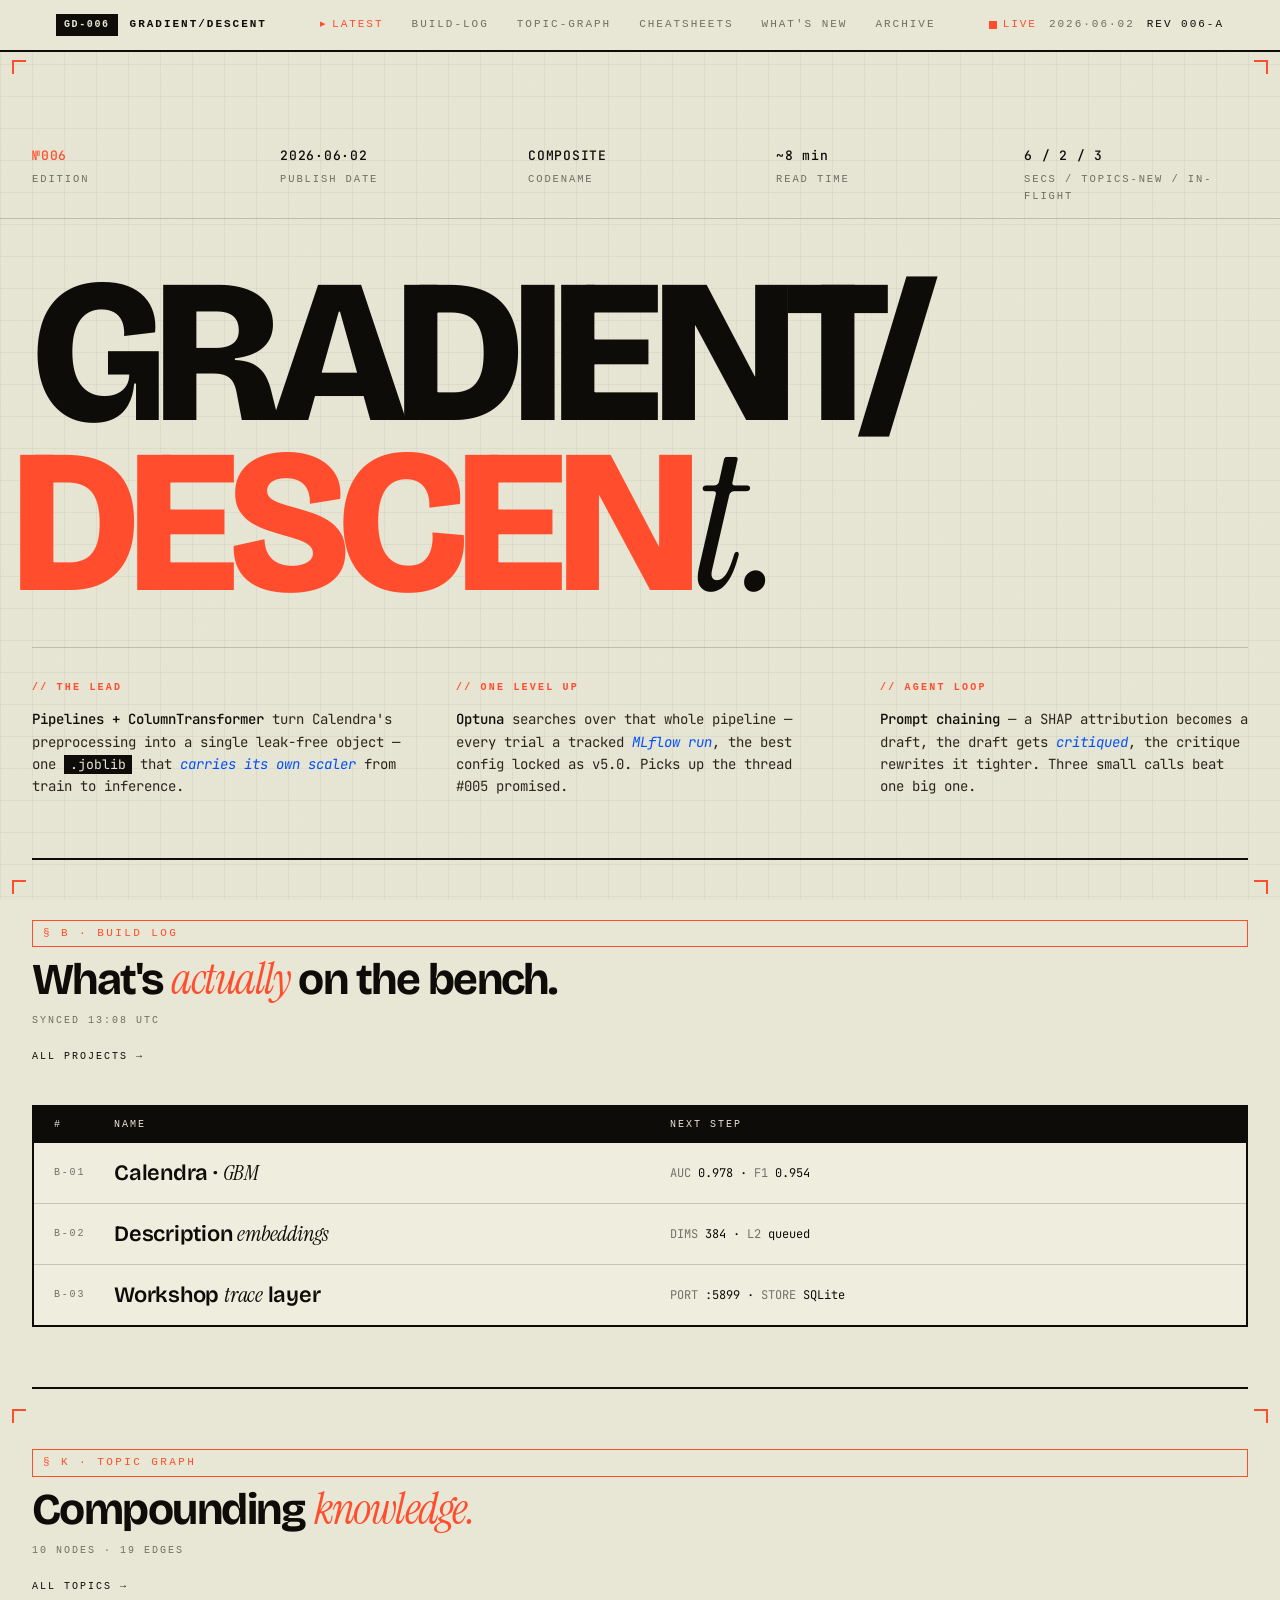
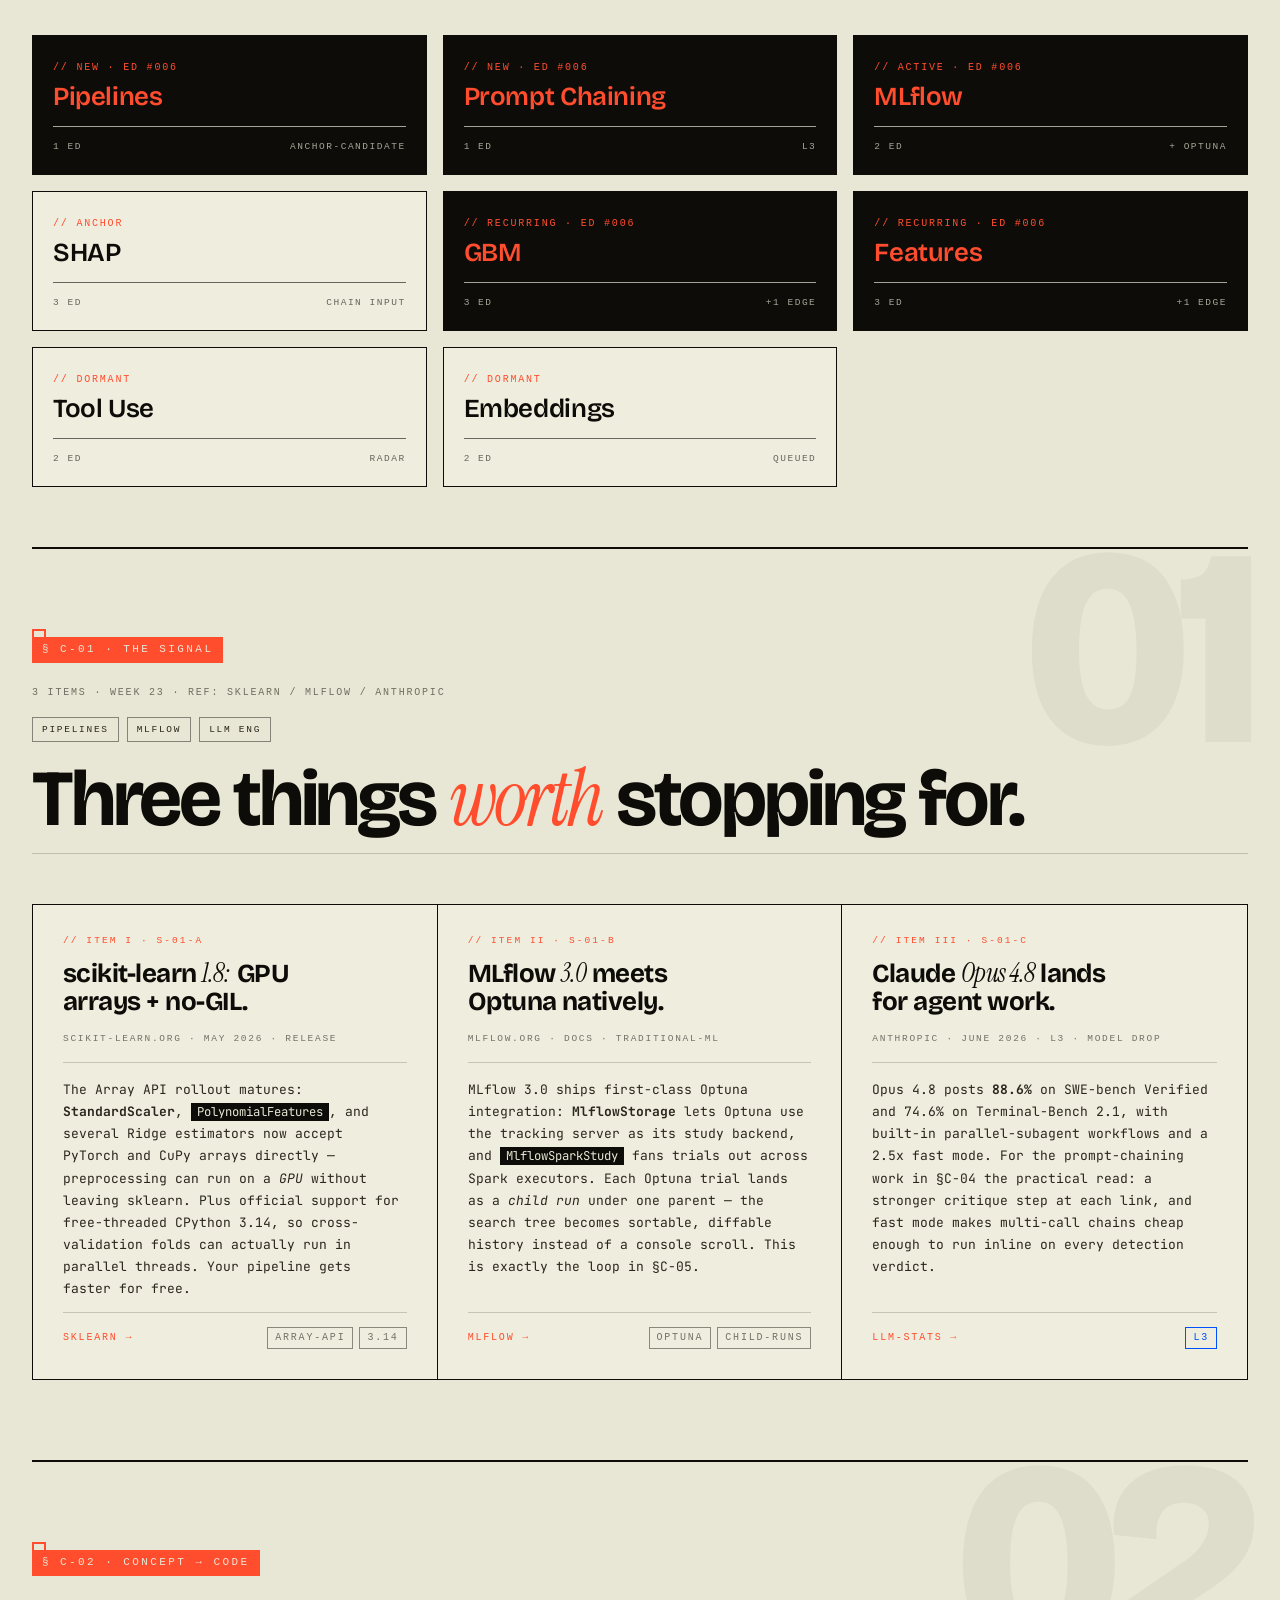
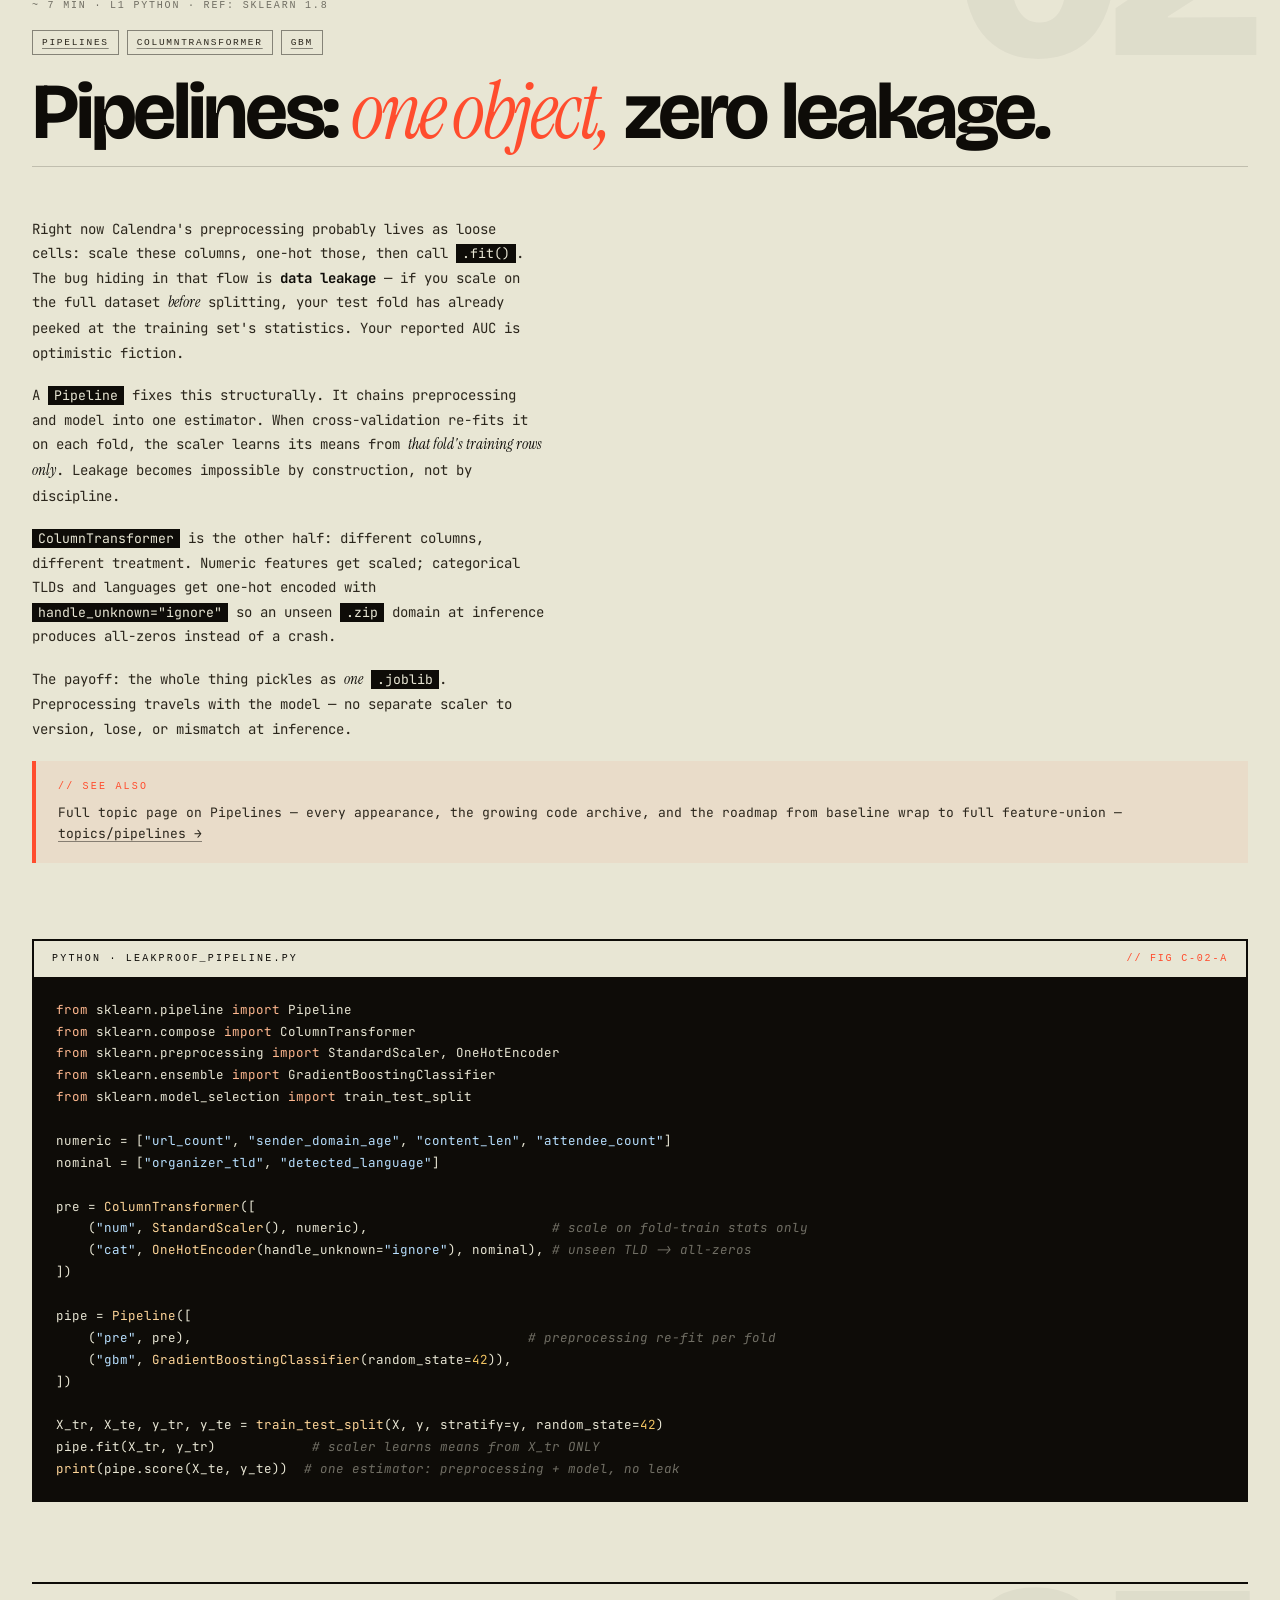
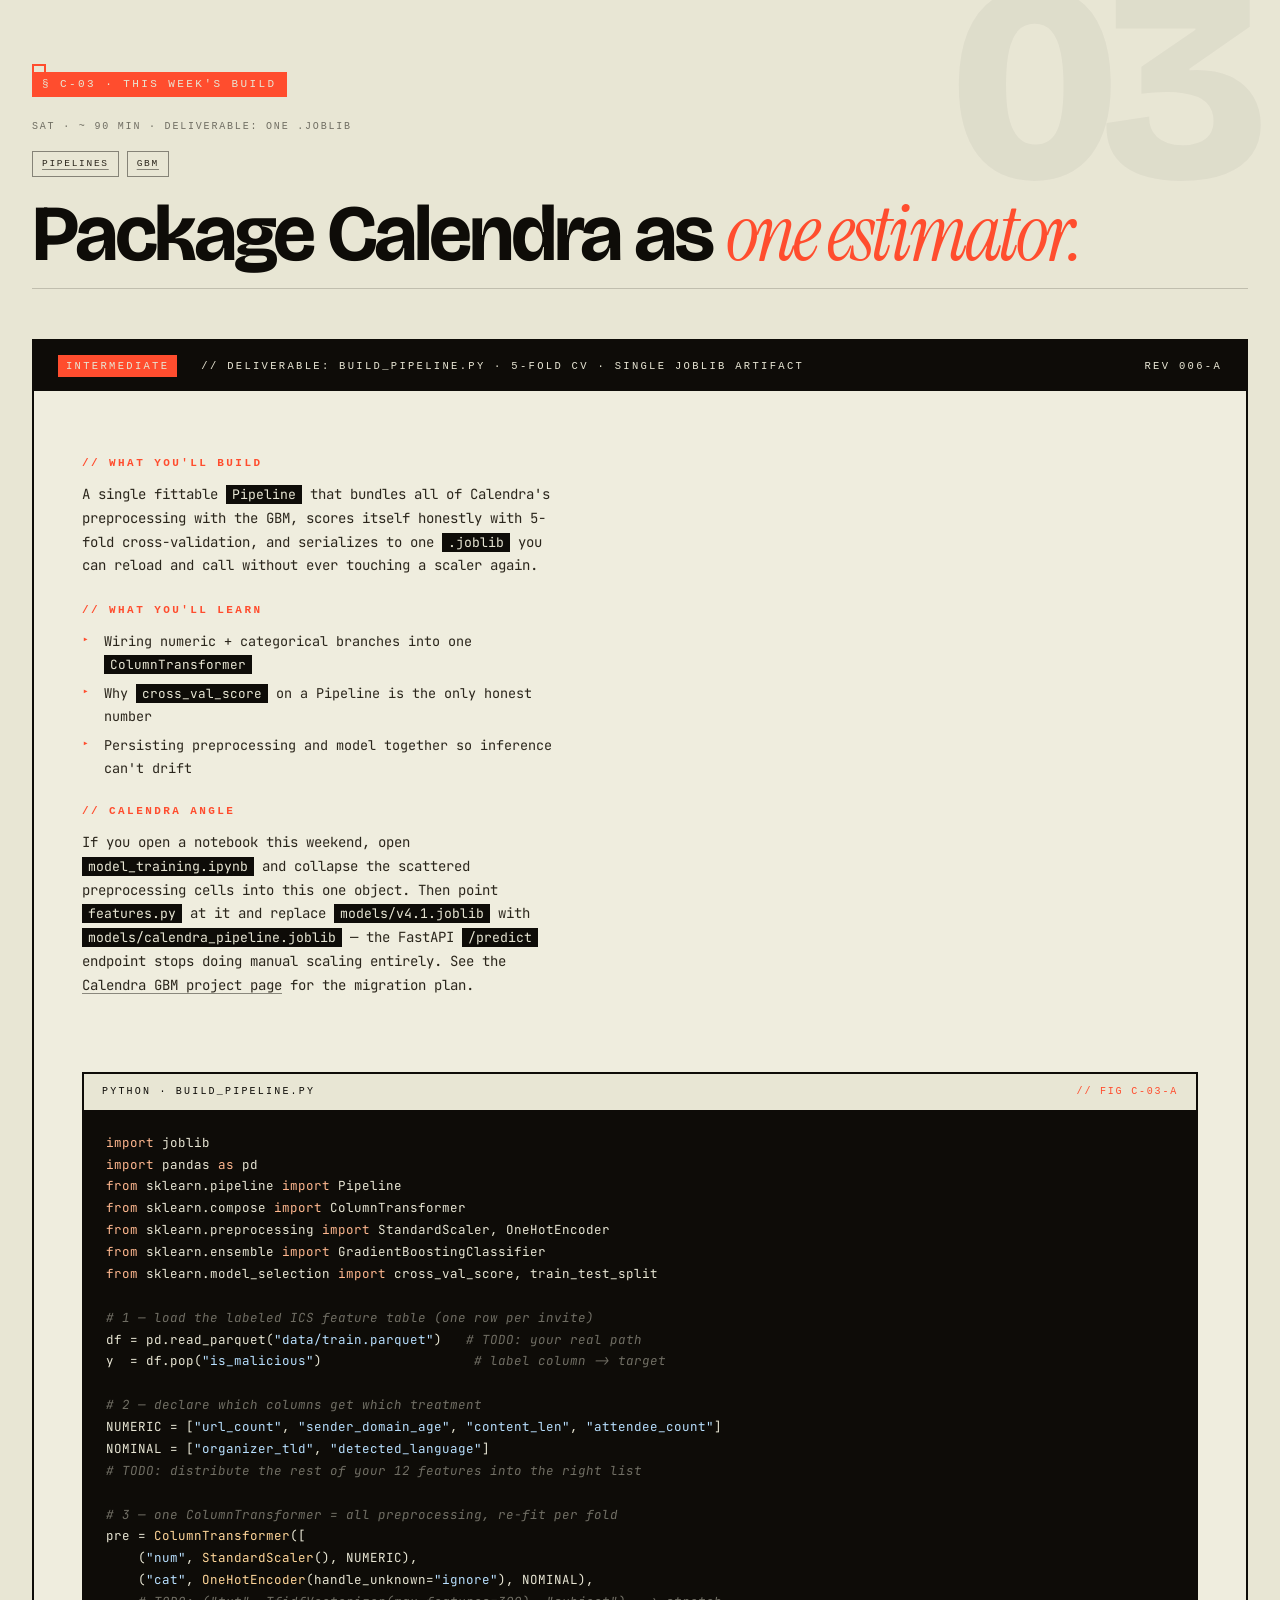
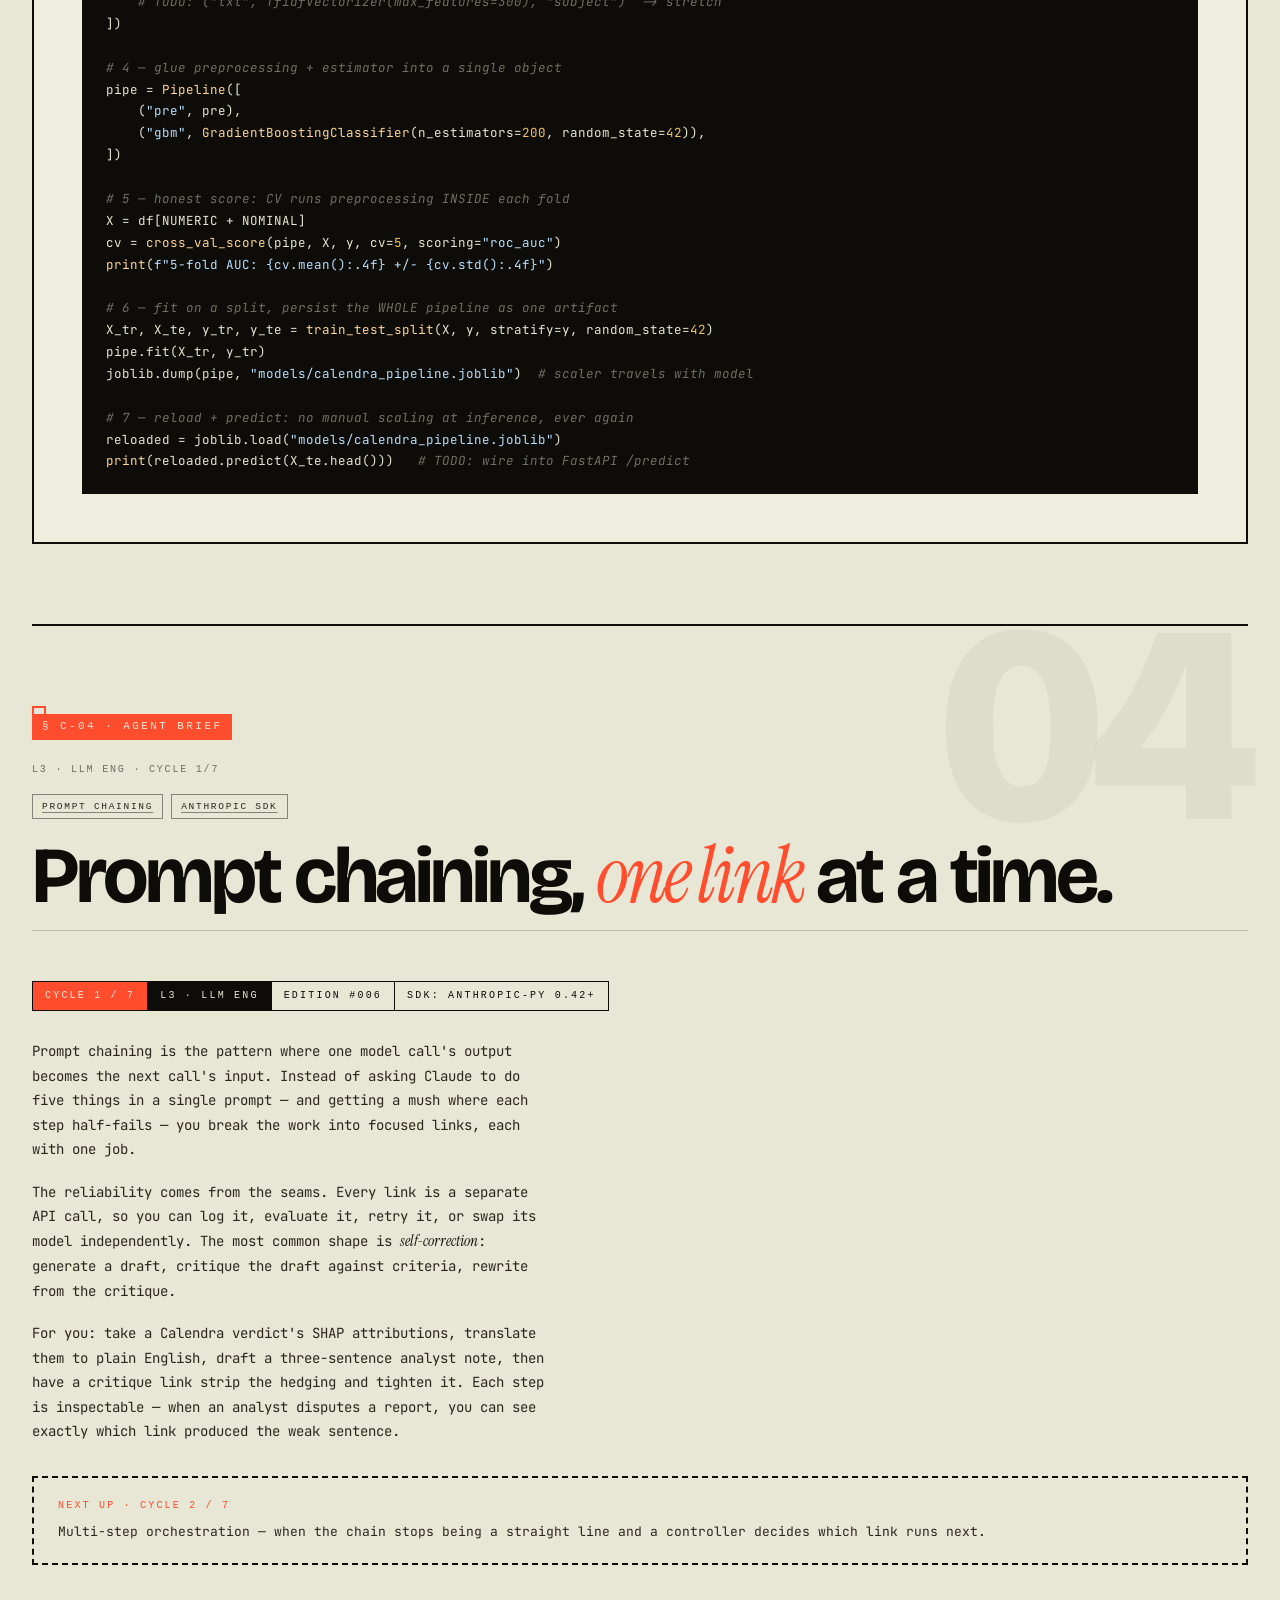
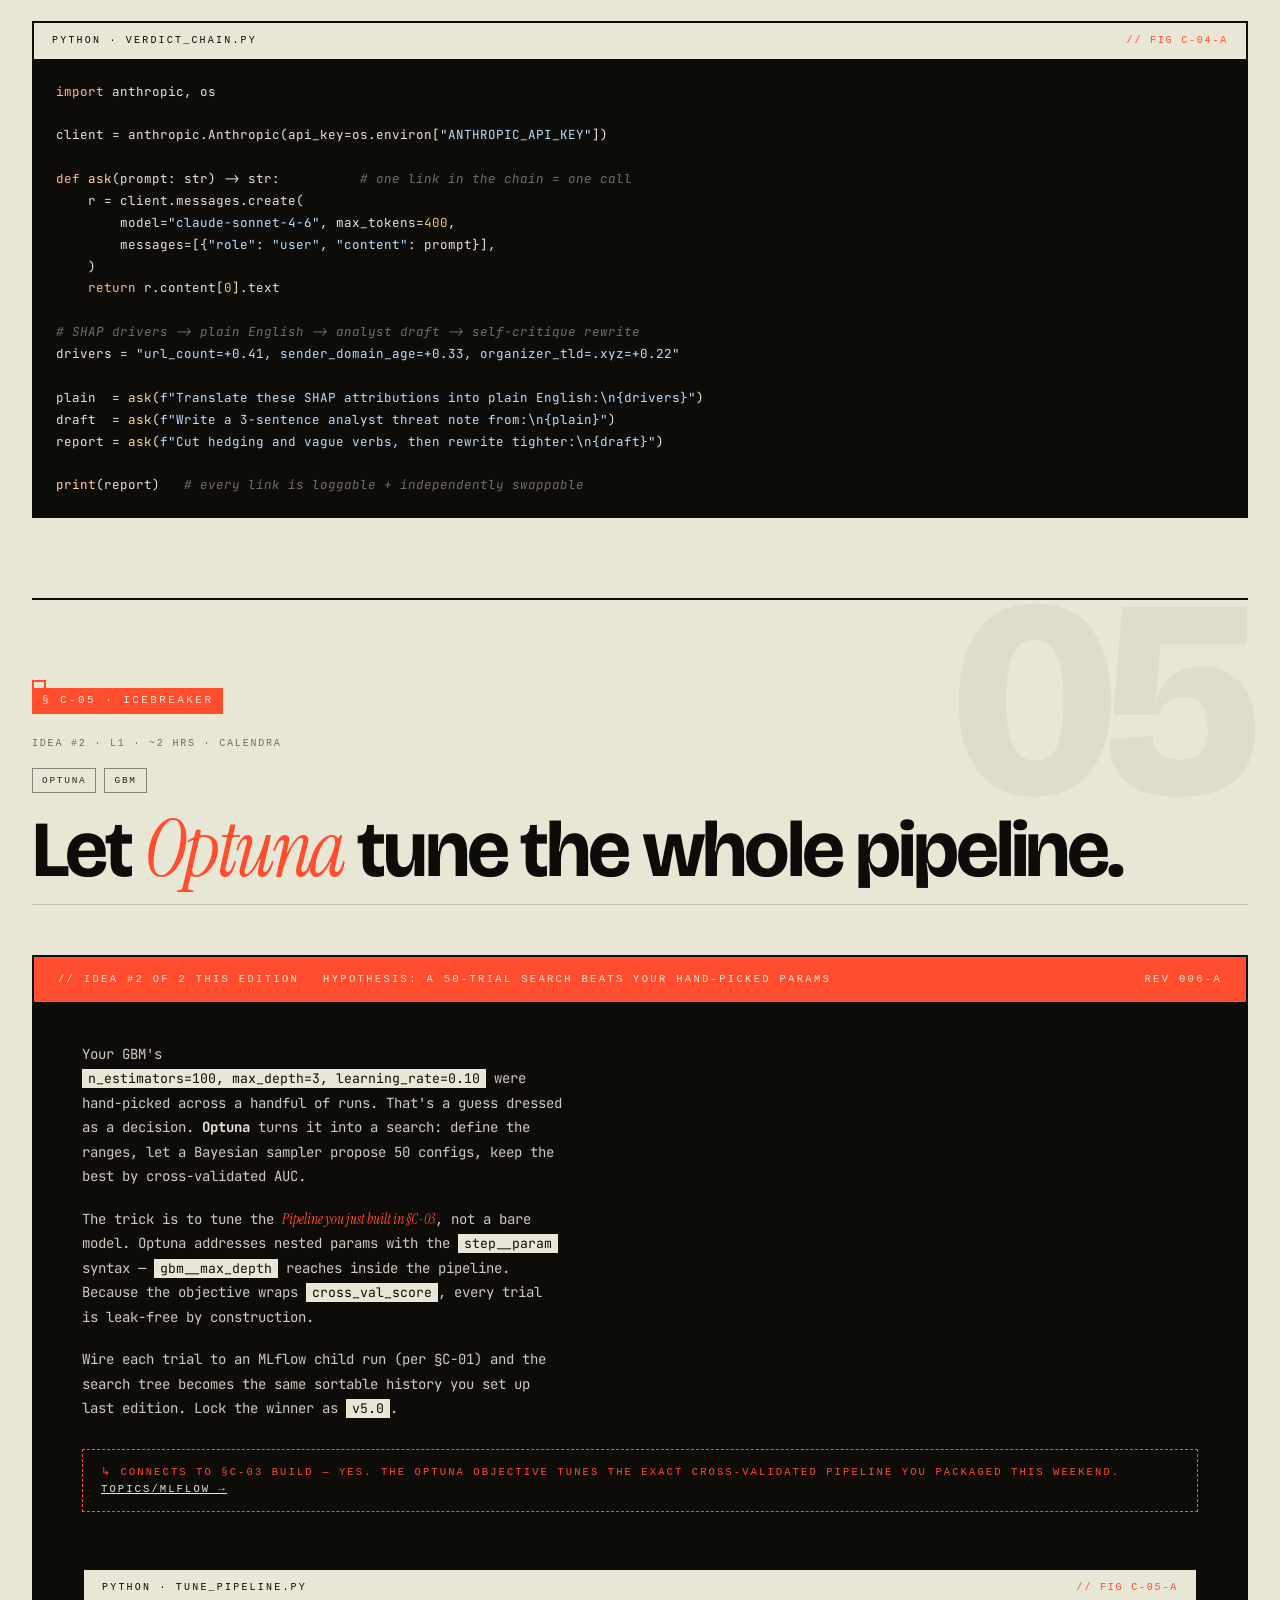
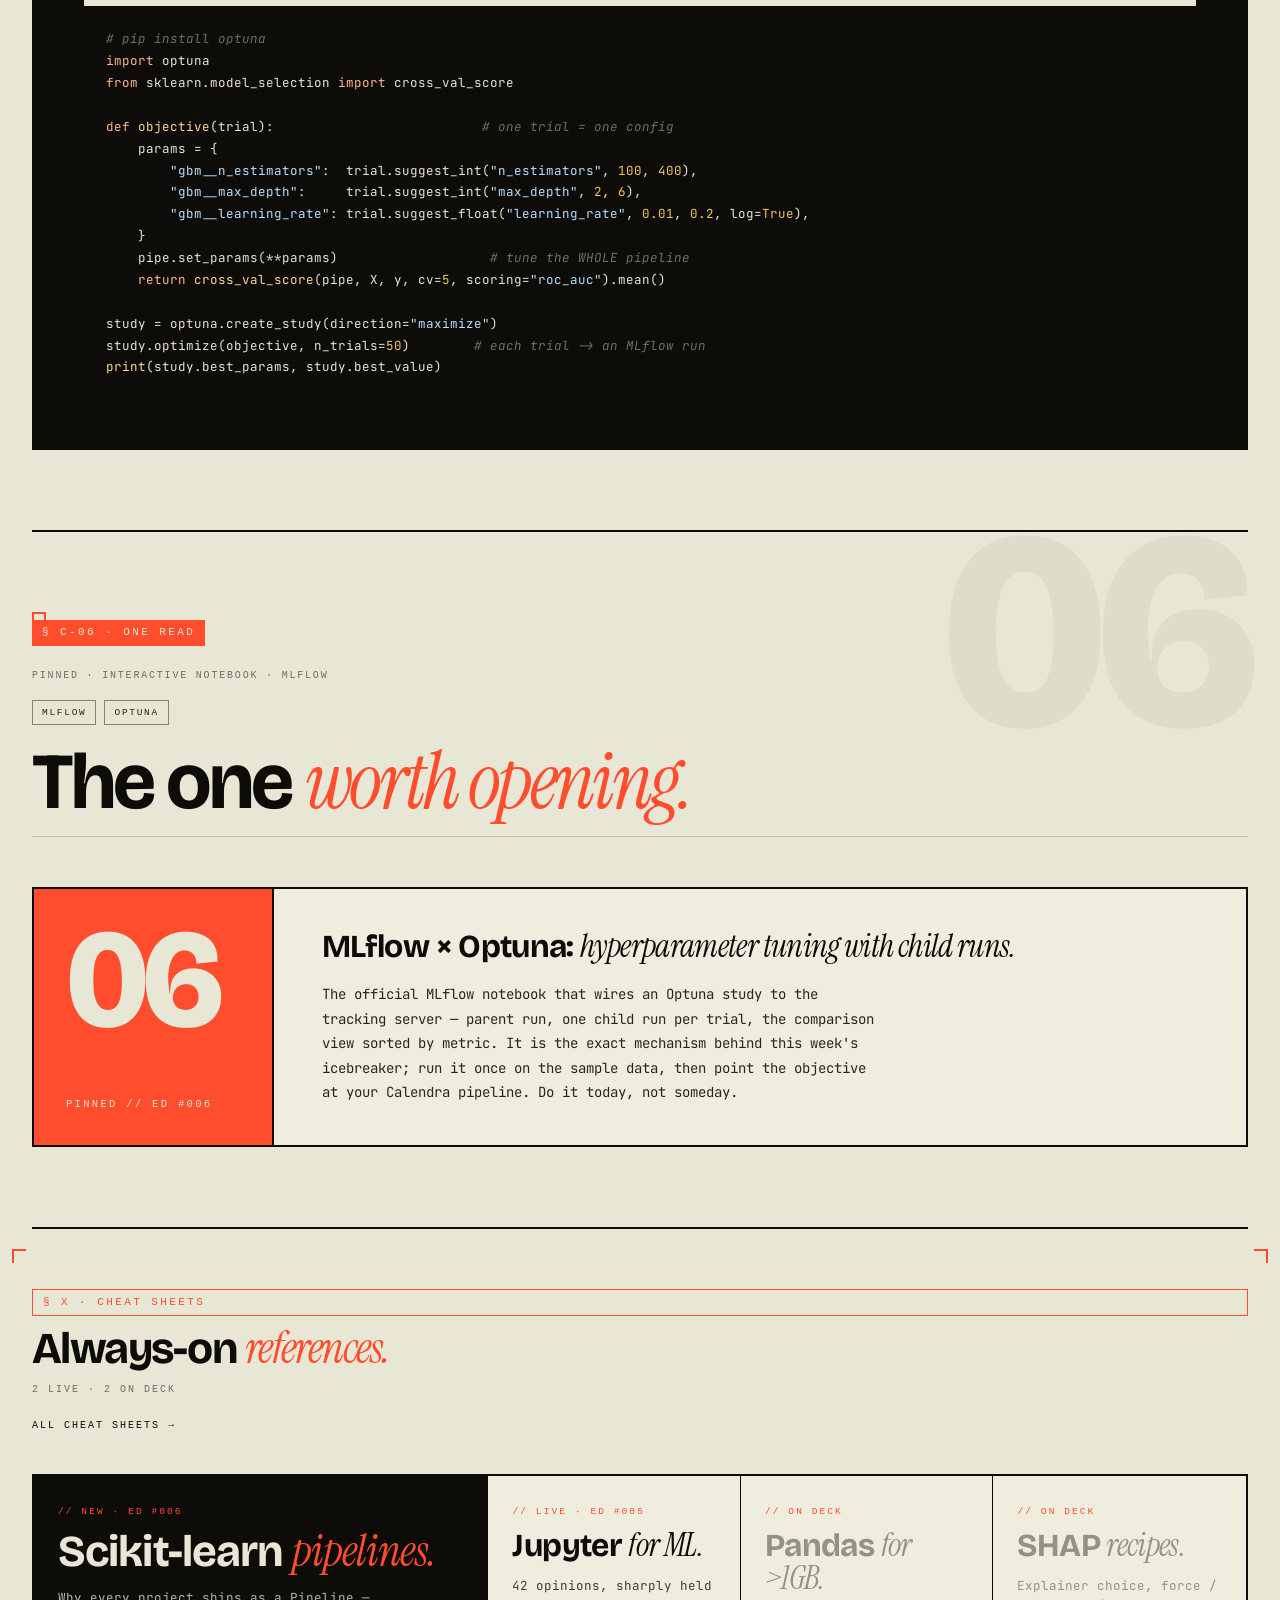
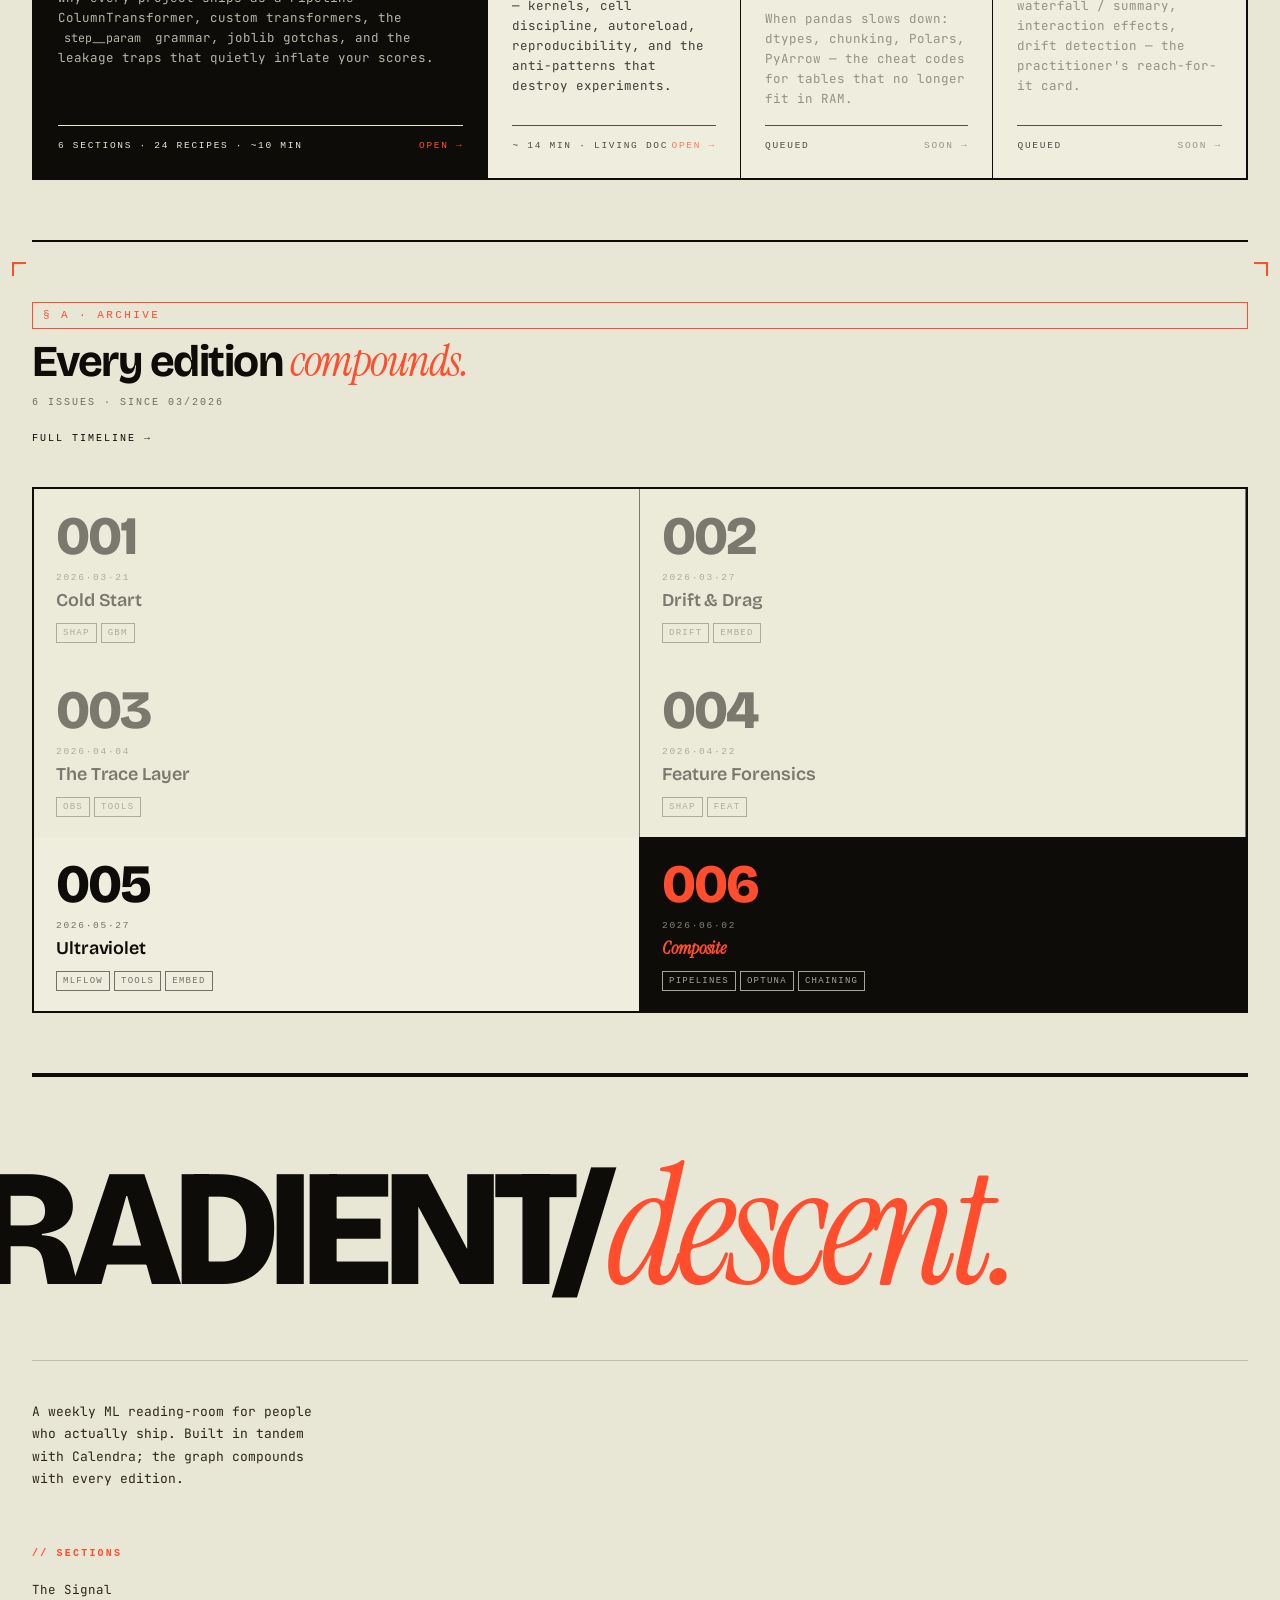
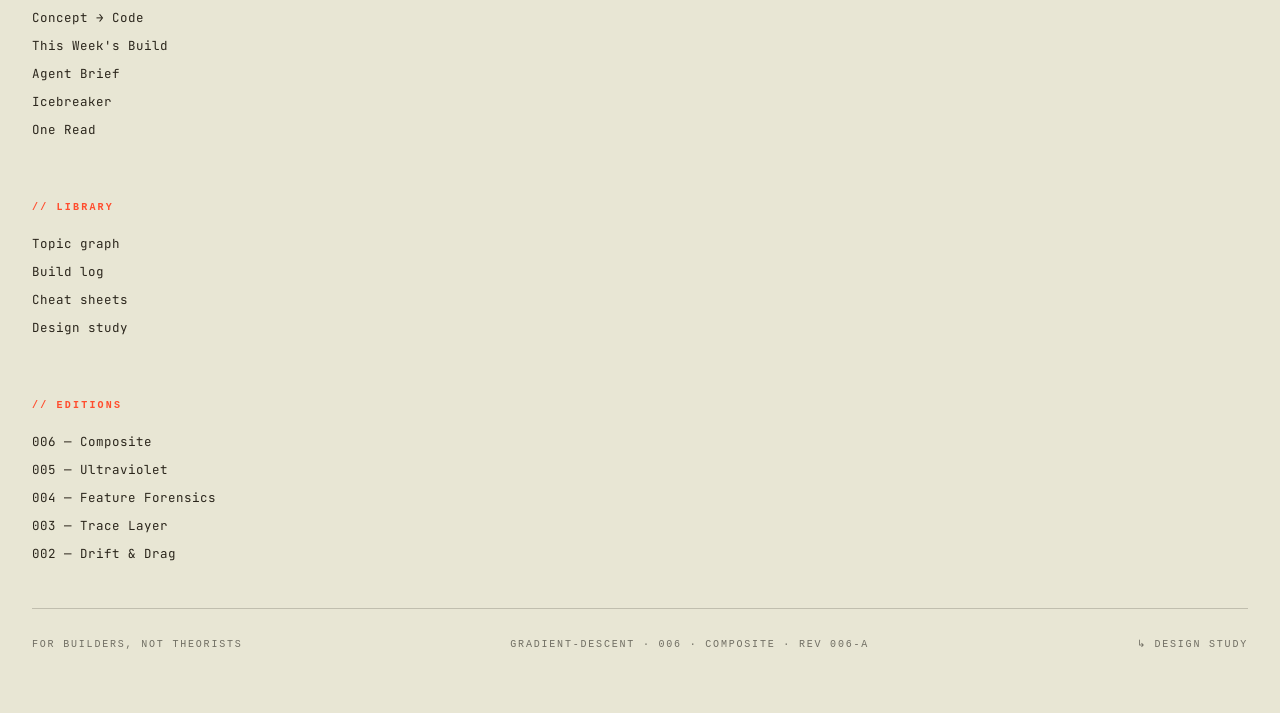
<file: index.html>
<!DOCTYPE html>
<html lang="en">
<head>
  <meta charset="UTF-8">
  <meta name="viewport" content="width=device-width, initial-scale=1.0">
  <title>GRADIENT-DESCENT // 006 — Composite</title>
  <link rel="preconnect" href="https://fonts.googleapis.com">
  <link rel="preconnect" href="https://fonts.gstatic.com" crossorigin>
  <link href="https://fonts.googleapis.com/css2?family=Bricolage+Grotesque:opsz,wght@12..96,400..800&family=JetBrains+Mono:wght@400;500;700&family=Departure+Mono&family=Instrument+Serif:ital@0;1&display=swap" rel="stylesheet">
  <link rel="stylesheet" href="system.css">
  <style>
    /* ── page-specific: hero + a few unique components */
    .hero {
      position: relative;
      padding: 80px 0 60px;
      border-bottom: 2px solid var(--ink);
      overflow: visible;
    }
    .hero-meta-row {
      display: grid;
      grid-template-columns: repeat(5, 1fr);
      gap: 24px;
      padding: 14px 56px;
      font-family: var(--depmono);
      font-size: 10.5px;
      letter-spacing: 0.18em;
      text-transform: uppercase;
      color: var(--dim);
      border-bottom: 1px solid var(--line);
      margin: 0 -56px 50px;
    }
    .hero-meta-row .cell strong {
      display: block;
      color: var(--ink);
      font-family: var(--mono);
      font-weight: 500;
      font-size: 13px;
      letter-spacing: 0.06em;
      margin-bottom: 4px;
      text-transform: none;
    }
    .hero-meta-row .cell.hot strong { color: var(--hot); }

    .hero-display {
      position: relative;
      margin: 0 -120px 40px 0;
      overflow: visible;
    }
    .hero-display .line {
      font-family: var(--display);
      font-weight: 800;
      font-size: clamp(120px, 16vw, 280px);
      line-height: 0.82;
      letter-spacing: -0.05em;
      color: var(--ink);
      white-space: nowrap;
      will-change: transform;
    }
    .hero-display .l2 {
      color: var(--hot);
      margin-left: -20px;
    }
    .hero-display .l2 em {
      font-family: var(--serif);
      font-style: italic;
      font-weight: 300;
      letter-spacing: -0.02em;
      color: var(--ink);
    }
    .hero-deck {
      display: grid;
      grid-template-columns: 1fr 1fr 1fr;
      gap: 56px;
      padding-top: 32px;
      border-top: 1px solid var(--line);
    }
    .hero-deck .col {
      font-family: var(--mono);
      font-size: 14px;
      line-height: 1.6;
      color: var(--ink-2);
    }
    .hero-deck .col h4 {
      font-family: var(--depmono);
      font-size: 10px;
      letter-spacing: 0.22em;
      text-transform: uppercase;
      color: var(--hot);
      margin-bottom: 12px;
    }
    .hero-deck .col strong { color: var(--ink); font-weight: 500; }
    .hero-deck .col em { color: var(--blue); font-style: italic; }

    /* Signal sheet — 3 articles split */
    .signal-sheet {
      display: grid;
      grid-template-columns: repeat(3, 1fr);
      gap: 0;
      border: 1.5px solid var(--ink);
      background: var(--paper-3);
    }
    .signal-cell {
      padding: 28px 30px 30px;
      border-right: 1.5px solid var(--ink);
      display: flex;
      flex-direction: column;
      position: relative;
    }
    .signal-cell:last-child { border-right: 0; }
    .signal-cell .ix {
      font-family: var(--depmono);
      font-size: 9.5px;
      letter-spacing: 0.22em;
      color: var(--hot);
      text-transform: uppercase;
      margin-bottom: 12px;
    }
    .signal-cell h3 {
      font-family: var(--display);
      font-weight: 700;
      font-size: 26px;
      letter-spacing: -0.02em;
      line-height: 1.05;
      margin-bottom: 16px;
      text-wrap: balance;
    }
    .signal-cell h3 em { font-family: var(--serif); font-style: italic; font-weight: 300; }
    .signal-cell .meta-line {
      font-family: var(--depmono);
      font-size: 9.5px;
      letter-spacing: 0.18em;
      color: var(--dim);
      text-transform: uppercase;
      padding-bottom: 16px;
      margin-bottom: 16px;
      border-bottom: 1px solid var(--line);
    }
    .signal-cell p {
      font-family: var(--mono);
      font-size: 13px;
      line-height: 1.7;
      color: var(--ink-2);
      margin-bottom: 12px;
      flex: 1;
    }
    .signal-cell .ftr {
      display: flex;
      justify-content: space-between;
      align-items: center;
      padding-top: 14px;
      border-top: 1px solid var(--line);
      font-family: var(--depmono);
      font-size: 10px;
      letter-spacing: 0.18em;
      text-transform: uppercase;
    }
    .signal-cell .ftr .read { color: var(--hot); }
    .signal-cell .ftr .tags { display: flex; gap: 6px; }
    .signal-cell .ftr .tag { padding: 2px 7px; border: 1px solid var(--line-strong); color: var(--dim); }
    .signal-cell .ftr .tag.l2 { color: var(--blue); border-color: var(--blue); }

    /* Build card */
    .build {
      border: 2px solid var(--ink);
      background: var(--paper-3);
      position: relative;
    }
    .build-band {
      display: grid;
      grid-template-columns: auto 1fr auto;
      padding: 14px 24px;
      background: var(--ink);
      color: var(--paper);
      font-family: var(--depmono);
      font-size: 10.5px;
      letter-spacing: 0.22em;
      text-transform: uppercase;
      align-items: center;
      gap: 24px;
    }
    .build-band .diff {
      color: var(--paper);
      background: var(--hot);
      padding: 3px 8px;
    }
    .build-body { padding: 40px 48px 48px; }

    /* Icebreaker dark card */
    .ice {
      background: var(--ink);
      color: var(--paper);
      border: 2px solid var(--ink);
      position: relative;
    }
    .ice-band {
      padding: 14px 24px;
      background: var(--hot);
      color: var(--paper);
      font-family: var(--depmono);
      font-size: 10.5px;
      letter-spacing: 0.22em;
      text-transform: uppercase;
      display: grid;
      grid-template-columns: auto 1fr auto;
      gap: 24px;
      align-items: center;
    }
    .ice-body { padding: 40px 48px 48px; }
    .ice-body p {
      font-family: var(--mono);
      font-size: 14px;
      line-height: 1.75;
      color: rgba(232,230,212,0.88);
      max-width: 60ch;
      margin-bottom: 18px;
    }
    .ice-body p strong { color: var(--paper); }
    .ice-body p em { font-family: var(--serif); font-style: italic; color: var(--hot); }
    .ice-body code.inline { background: var(--paper); color: var(--ink); }
    .ice-body .connect {
      margin-top: 28px;
      padding: 14px 18px;
      border: 1.5px dashed var(--hot);
      font-family: var(--depmono);
      font-size: 10.5px;
      letter-spacing: 0.2em;
      text-transform: uppercase;
      color: var(--hot);
    }
    .ice-body .connect a { color: var(--paper); text-decoration: underline; }

    /* One read */
    .oneread {
      border: 2px solid var(--ink);
      background: var(--paper-3);
      display: grid;
      grid-template-columns: 240px 1fr;
      gap: 0;
    }
    .oneread .number {
      background: var(--hot);
      color: var(--paper);
      padding: 32px;
      display: flex;
      flex-direction: column;
      justify-content: space-between;
      border-right: 2px solid var(--ink);
    }
    .oneread .number .big {
      font-family: var(--display);
      font-weight: 800;
      font-size: 140px;
      line-height: 0.85;
      letter-spacing: -0.05em;
    }
    .oneread .number .lbl {
      font-family: var(--depmono);
      font-size: 10.5px;
      letter-spacing: 0.22em;
      text-transform: uppercase;
    }
    .oneread .content { padding: 40px 48px; }
    .oneread h3 {
      font-family: var(--display);
      font-weight: 700;
      font-size: 32px;
      letter-spacing: -0.02em;
      line-height: 1.1;
      margin-bottom: 18px;
    }
    .oneread h3 em { font-family: var(--serif); font-style: italic; font-weight: 300; }

    /* Cheatsheet panel — grid of cards */
    .cs-grid {
      display: grid;
      grid-template-columns: 1.8fr 1fr 1fr 1fr;
      gap: 0;
      border: 2px solid var(--ink);
    }
    .cs-card {
      padding: 28px 24px 24px;
      border-right: 1.5px solid var(--ink);
      background: var(--paper-3);
      display: flex;
      flex-direction: column;
      transition: background 0.2s;
      color: inherit;
      position: relative;
    }
    .cs-card:last-child { border-right: 0; }
    .cs-card:hover { background: var(--paper); }
    .cs-card.featured {
      background: var(--ink);
      color: var(--paper);
    }
    .cs-card.featured:hover { background: #1a1610; }
    .cs-card .ix {
      font-family: var(--depmono);
      font-size: 9.5px;
      letter-spacing: 0.22em;
      color: var(--hot);
      text-transform: uppercase;
      margin-bottom: 10px;
    }
    .cs-card h3 {
      font-family: var(--display);
      font-weight: 700;
      font-size: 32px;
      letter-spacing: -0.02em;
      line-height: 1.0;
      margin-bottom: 14px;
      flex-shrink: 0;
    }
    .cs-card.featured h3 { font-size: 44px; }
    .cs-card h3 em { font-family: var(--serif); font-style: italic; font-weight: 300; }
    .cs-card.featured h3 em { color: var(--hot); }
    .cs-card .blurb {
      font-family: var(--mono);
      font-size: 12.5px;
      line-height: 1.6;
      color: inherit;
      opacity: 0.78;
      margin-bottom: 16px;
      flex: 1;
    }
    .cs-card .row {
      display: flex;
      justify-content: space-between;
      align-items: center;
      font-family: var(--depmono);
      font-size: 9.5px;
      letter-spacing: 0.18em;
      text-transform: uppercase;
      padding-top: 12px;
      border-top: 1px solid currentColor;
      opacity: 0.7;
    }
    .cs-card.featured .row { opacity: 1; }
    .cs-card .row .go { color: var(--hot); }
    .cs-card.coming h3 { opacity: 0.4; }
    .cs-card.coming .blurb { opacity: 0.4; }
    .cs-card.coming .row .go { color: var(--dim); }

    @media (max-width: 720px) {
      .hero { padding: 40px 0 36px; }
      .hero-meta-row {
        grid-template-columns: 1fr 1fr;
        gap: 10px 14px;
        padding: 12px 16px;
        margin: 0 -16px 32px;
        font-size: 9px;
      }
      .hero-meta-row .cell strong { font-size: 11px; margin-bottom: 2px; }

      .hero-display { margin: 0 -16px 28px 0; }
      .hero-display .line { font-size: clamp(56px, 17vw, 88px); line-height: 0.88; }
      .hero-display .l2 { margin-left: -3px; }

      .hero-deck { grid-template-columns: 1fr; gap: 22px; padding-top: 22px; }
      .hero-deck .col { font-size: 13px; line-height: 1.55; }
      .hero-deck .col h4 { font-size: 9.5px; margin-bottom: 8px; }

      /* SIGNAL SHEET — stack */
      .signal-sheet { grid-template-columns: 1fr; }
      .signal-cell { border-right: 0; border-bottom: 1.5px solid var(--ink); padding: 22px 18px 24px; }
      .signal-cell:last-child { border-bottom: 0; }
      .signal-cell h3 { font-size: 22px; margin-bottom: 14px; }
      .signal-cell .meta-line { font-size: 9px; margin-bottom: 14px; padding-bottom: 14px; }
      .signal-cell p { font-size: 12.5px; }
      .signal-cell .ftr { font-size: 9px; flex-wrap: wrap; gap: 8px; }
      .signal-cell .ftr .tags { gap: 4px; }

      /* BUILD CARD */
      .build-band { grid-template-columns: 1fr; gap: 8px; padding: 12px 18px; font-size: 9.5px; }
      .build-body { padding: 24px 20px 28px; }
      .build-body .twocol { gap: 28px; }

      /* ICE CARD */
      .ice-band { grid-template-columns: 1fr; gap: 8px; padding: 12px 18px; font-size: 9.5px; }
      .ice-body { padding: 24px 20px 28px; }
      .ice-body p { font-size: 13px; }
      .ice-body .connect { padding: 12px 14px; font-size: 9.5px; }

      /* ONE READ */
      .oneread { grid-template-columns: 1fr; }
      .oneread .number { flex-direction: row; align-items: center; justify-content: space-between; padding: 18px 22px; border-right: 0; border-bottom: 2px solid var(--ink); }
      .oneread .number .big { font-size: 64px; }
      .oneread .content { padding: 24px 22px 28px; }
      .oneread h3 { font-size: 22px; }

      /* CHEAT SHEET TILES */
      .cs-grid { grid-template-columns: 1fr; }
      .cs-card { border-right: 0; border-bottom: 1.5px solid var(--ink); padding: 22px 20px 22px; }
      .cs-card:last-child { border-bottom: 0; }
      .cs-card h3 { font-size: 28px; }
      .cs-card.featured h3 { font-size: 36px; }
      .cs-card .blurb { font-size: 12.5px; margin-bottom: 14px; }
      .cs-card .row { font-size: 9px; }
    }
  </style>
</head>
<body>

  <nav class="top">
    <div class="nav-inner">
      <div class="nav-brand">
        <span class="hash">GD-006</span>
        <a href="index.html">GRADIENT/DESCENT</a>
      </div>
      <div class="nav-links">
        <a href="index.html" class="active">latest</a>
        <a href="projects/index.html">build-log</a>
        <a href="topics/index.html">topic-graph</a>
        <a href="cheatsheets/index.html">cheatsheets</a>
        <a href="whats-new.html">what's new</a>
        <a href="#archive">archive</a>
      </div>
      <div class="nav-meta">
        <span class="live">LIVE</span>
        <span>2026·06·02</span>
        <span style="color: var(--ink);">REV 006-A</span>
      </div>
    </div>
  </nav>

  <main class="canvas" id="latest">

    <!-- HERO -->
    <section class="hero">
      <span class="cmark" style="top:8px; left:-20px;"></span>
      <span class="cmark tr" style="top:8px; right:-20px;"></span>

      <div class="hero-meta-row">
        <div class="cell hot"><strong>№006</strong>edition</div>
        <div class="cell"><strong>2026·06·02</strong>publish date</div>
        <div class="cell"><strong>COMPOSITE</strong>codename</div>
        <div class="cell"><strong>~8 min</strong>read time</div>
        <div class="cell"><strong>6 / 2 / 3</strong>secs / topics-new / in-flight</div>
      </div>

      <div class="hero-display" id="kinetic">
        <div class="line l1">GRADIENT/</div>
        <div class="line l2">DESCEN<em>t.</em></div>
      </div>

      <div class="hero-deck">
        <div class="col">
          <h4>// THE LEAD</h4>
          <p><a href="topics/pipelines.html"><strong>Pipelines + ColumnTransformer</strong></a> turn Calendra's preprocessing into a single leak-free object — one <code class="inline">.joblib</code> that <em>carries its own scaler</em> from train to inference.</p>
        </div>
        <div class="col">
          <h4>// ONE LEVEL UP</h4>
          <p><a href="topics/mlflow.html"><strong>Optuna</strong></a> searches over that whole pipeline — every trial a tracked <em>MLflow run</em>, the best config locked as v5.0. Picks up the thread #005 promised.</p>
        </div>
        <div class="col">
          <h4>// AGENT LOOP</h4>
          <p><a href="topics/prompt-chaining.html"><strong>Prompt chaining</strong></a> — a SHAP attribution becomes a draft, the draft gets <em>critiqued</em>, the critique rewrites it tighter. Three small calls beat one big one.</p>
        </div>
      </div>
    </section>

    <!-- BUILD LOG -->
    <section class="panel" id="projects">
      <span class="cmark" style="top:20px; left:-20px;"></span>
      <span class="cmark tr" style="top:20px; right:-20px;"></span>

      <div class="panel-head">
        <span class="id">§ B · BUILD LOG</span>
        <h2>What's <em>actually</em> on the bench.</h2>
        <span class="ts">SYNCED 13:08 UTC</span>
        <span class="ref"><a href="projects/index.html">ALL PROJECTS →</a></span>
      </div>

      <div class="buildlog">
        <div class="buildlog-head">
          <span>#</span><span>name</span><span>next step</span><span>status</span><span>progress</span><span>metrics</span><span>touched</span>
        </div>

        <a class="buildlog-row" href="projects/calendra-gbm.html">
          <span class="idx">B-01</span>
          <div class="name">Calendra · <em>GBM</em></div>
          <div class="next-line">Wrap as <b>Pipeline</b> + <b>Optuna</b> · §C-02 / §C-05</div>
          <span class="status training">TRAINING</span>
          <div class="barwrap"><span>78%</span><div class="bar"><i style="width:78%"></i></div></div>
          <div class="metrics"><span>AUC</span> 0.978 · <span>F1</span> 0.954</div>
          <div class="touch">today</div>
        </a>

        <a class="buildlog-row" href="projects/calendra-gbm.html">
          <span class="idx">B-02</span>
          <div class="name">Description <em>embeddings</em></div>
          <div class="next-line">Slot into <b>ColumnTransformer</b> as a text branch</div>
          <span class="status experiment">EXPERIMENT</span>
          <div class="barwrap"><span>22%</span><div class="bar"><i style="width:22%"></i></div></div>
          <div class="metrics"><span>DIMS</span> 384 · <span>L2</span> queued</div>
          <div class="touch">spec draft</div>
        </a>

        <a class="buildlog-row" href="projects/index.html">
          <span class="idx">B-03</span>
          <div class="name">Workshop <em>trace</em> layer</div>
          <div class="next-line">Wrap the <b>prompt chain</b> · §C-04</div>
          <span class="status evaluating">EVALUATING</span>
          <div class="barwrap"><span>40%</span><div class="bar"><i style="width:40%"></i></div></div>
          <div class="metrics"><span>PORT</span> :5899 · <span>STORE</span> SQLite</div>
          <div class="touch">8 days ago</div>
        </a>
      </div>
    </section>

    <!-- TOPIC GRAPH -->
    <section class="panel" id="knowledge">
      <span class="cmark" style="top:20px; left:-20px;"></span>
      <span class="cmark tr" style="top:20px; right:-20px;"></span>

      <div class="panel-head">
        <span class="id">§ K · TOPIC GRAPH</span>
        <h2>Compounding <em>knowledge.</em></h2>
        <span class="ts">10 NODES · 19 EDGES</span>
        <span class="ref"><a href="topics/index.html">ALL TOPICS →</a></span>
      </div>

      <div class="topic-grid">
        <a class="topic-cell current" href="topics/pipelines.html">
          <div class="num">// NEW · ED #006</div>
          <h3>Pipelines</h3>
          <div class="meta"><span>1 ED</span><span>ANCHOR-CANDIDATE</span></div>
        </a>
        <a class="topic-cell current" href="topics/prompt-chaining.html">
          <div class="num">// NEW · ED #006</div>
          <h3>Prompt Chaining</h3>
          <div class="meta"><span>1 ED</span><span>L3</span></div>
        </a>
        <a class="topic-cell current" href="topics/mlflow.html">
          <div class="num">// ACTIVE · ED #006</div>
          <h3>MLflow</h3>
          <div class="meta"><span>2 ED</span><span>+ Optuna</span></div>
        </a>
        <a class="topic-cell" href="topics/index.html">
          <div class="num">// ANCHOR</div>
          <h3>SHAP</h3>
          <div class="meta"><span>3 ED</span><span>chain input</span></div>
        </a>
        <a class="topic-cell current" href="topics/index.html">
          <div class="num">// RECURRING · ED #006</div>
          <h3>GBM</h3>
          <div class="meta"><span>3 ED</span><span>+1 EDGE</span></div>
        </a>
        <a class="topic-cell current" href="topics/index.html">
          <div class="num">// RECURRING · ED #006</div>
          <h3>Features</h3>
          <div class="meta"><span>3 ED</span><span>+1 EDGE</span></div>
        </a>
        <a class="topic-cell" href="topics/tool-use.html">
          <div class="num">// DORMANT</div>
          <h3>Tool Use</h3>
          <div class="meta"><span>2 ED</span><span>radar</span></div>
        </a>
        <a class="topic-cell" href="topics/embeddings.html">
          <div class="num">// DORMANT</div>
          <h3>Embeddings</h3>
          <div class="meta"><span>2 ED</span><span>queued</span></div>
        </a>
      </div>
    </section>

    <!-- ============== ARTICLE SECTIONS ============== -->

    <!-- 01 · SIGNAL -->
    <section class="secblock reveal" id="signal">
      <span class="cmark"></span><span class="cmark tr"></span>
      <span class="cmark bl"></span><span class="cmark br"></span>
      <div class="secblock-num-display">01</div>

      <div class="secblock-head">
        <div class="secblock-meta">
          <span class="id">§ C-01 · THE SIGNAL</span>
          <div class="ref">3 ITEMS · WEEK 23 · REF: SKLEARN / MLFLOW / ANTHROPIC</div>
          <div class="secblock-topics">
            <a class="topic-chip" href="topics/pipelines.html">Pipelines</a>
            <a class="topic-chip" href="topics/mlflow.html">MLflow</a>
            <a class="topic-chip" href="topics/prompt-chaining.html">LLM Eng</a>
          </div>
        </div>
        <h2>Three things <em>worth</em> stopping for.</h2>
      </div>

      <div class="signal-sheet">
        <article class="signal-cell">
          <div class="ix">// item i · S-01-A</div>
          <h3>scikit-learn <em>1.8:</em> GPU arrays + no-GIL.</h3>
          <div class="meta-line">SCIKIT-LEARN.ORG · MAY 2026 · RELEASE</div>
          <p>The Array API rollout matures: <strong>StandardScaler</strong>, <code class="inline">PolynomialFeatures</code>, and several Ridge estimators now accept PyTorch and CuPy arrays directly — preprocessing can run on a <em>GPU</em> without leaving sklearn. Plus official support for free-threaded CPython 3.14, so cross-validation folds can actually run in parallel threads. Your pipeline gets faster for free.</p>
          <div class="ftr">
            <a href="https://scikit-learn.org/stable/auto_examples/release_highlights/plot_release_highlights_1_8_0.html" class="read">SKLEARN →</a>
            <div class="tags"><span class="tag">ARRAY-API</span><span class="tag">3.14</span></div>
          </div>
        </article>

        <article class="signal-cell">
          <div class="ix">// item ii · S-01-B</div>
          <h3>MLflow <em>3.0</em> meets Optuna natively.</h3>
          <div class="meta-line">MLFLOW.ORG · DOCS · TRADITIONAL-ML</div>
          <p>MLflow 3.0 ships first-class Optuna integration: <strong>MlflowStorage</strong> lets Optuna use the tracking server as its study backend, and <code class="inline">MlflowSparkStudy</code> fans trials out across Spark executors. Each Optuna trial lands as a <em>child run</em> under one parent — the search tree becomes sortable, diffable history instead of a console scroll. This is exactly the loop in §C-05.</p>
          <div class="ftr">
            <a href="https://mlflow.org/docs/latest/ml/traditional-ml/tutorials/hyperparameter-tuning/" class="read">MLFLOW →</a>
            <div class="tags"><span class="tag">OPTUNA</span><span class="tag">CHILD-RUNS</span></div>
          </div>
        </article>

        <article class="signal-cell">
          <div class="ix">// item iii · S-01-C</div>
          <h3>Claude <em>Opus 4.8</em> lands for agent work.</h3>
          <div class="meta-line">ANTHROPIC · JUNE 2026 · L3 · MODEL DROP</div>
          <p>Opus 4.8 posts <strong>88.6%</strong> on SWE-bench Verified and 74.6% on Terminal-Bench 2.1, with built-in parallel-subagent workflows and a 2.5x fast mode. For the prompt-chaining work in §C-04 the practical read: a stronger critique step at each link, and fast mode makes multi-call chains cheap enough to run inline on every detection verdict.</p>
          <div class="ftr">
            <a href="https://llm-stats.com/llm-updates" class="read">LLM-STATS →</a>
            <div class="tags"><span class="tag l2">L3</span></div>
          </div>
        </article>
      </div>
    </section>

    <!-- 02 · CONCEPT → CODE -->
    <section class="secblock reveal body" id="concept">
      <span class="cmark"></span><span class="cmark tr"></span>
      <span class="cmark bl"></span><span class="cmark br"></span>
      <div class="secblock-num-display">02</div>

      <div class="secblock-head">
        <div class="secblock-meta">
          <span class="id">§ C-02 · CONCEPT → CODE</span>
          <div class="ref">~ 7 MIN · L1 PYTHON · REF: sklearn 1.8</div>
          <div class="secblock-topics">
            <a class="topic-chip" href="topics/pipelines.html">Pipelines</a>
            <a class="topic-chip" href="topics/pipelines.html">ColumnTransformer</a>
            <a class="topic-chip" href="topics/index.html">GBM</a>
          </div>
        </div>
        <h2>Pipelines: <em>one object,</em> zero leakage.</h2>
      </div>

      <div class="twocol">
        <div>
          <p>Right now Calendra's preprocessing probably lives as loose cells: scale these columns, one-hot those, then call <code class="inline">.fit()</code>. The bug hiding in that flow is <strong>data leakage</strong> — if you scale on the full dataset <em>before</em> splitting, your test fold has already peeked at the training set's statistics. Your reported AUC is optimistic fiction.</p>
          <p>A <code class="inline">Pipeline</code> fixes this structurally. It chains preprocessing and model into one estimator. When cross-validation re-fits it on each fold, the scaler learns its means from <em>that fold's training rows only</em>. Leakage becomes impossible by construction, not by discipline.</p>
          <p><code class="inline">ColumnTransformer</code> is the other half: different columns, different treatment. Numeric features get scaled; categorical TLDs and languages get one-hot encoded with <code class="inline">handle_unknown="ignore"</code> so an unseen <code class="inline">.zip</code> domain at inference produces all-zeros instead of a crash.</p>
          <p>The payoff: the whole thing pickles as <em>one</em> <code class="inline">.joblib</code>. Preprocessing travels with the model — no separate scaler to version, lose, or mismatch at inference.</p>

          <div class="callout">
            <span class="lbl">// see also</span>
            Full topic page on Pipelines — every appearance, the growing code archive, and the roadmap from baseline wrap to full feature-union — <a href="topics/pipelines.html">topics/pipelines →</a>
          </div>
        </div>

        <div class="code">
          <div class="code-head">
            <span class="lang">python · leakproof_pipeline.py</span>
            <span class="id">// FIG C-02-α</span>
          </div>
<pre><span class="k">from</span> sklearn.pipeline <span class="k">import</span> Pipeline
<span class="k">from</span> sklearn.compose <span class="k">import</span> ColumnTransformer
<span class="k">from</span> sklearn.preprocessing <span class="k">import</span> StandardScaler, OneHotEncoder
<span class="k">from</span> sklearn.ensemble <span class="k">import</span> GradientBoostingClassifier
<span class="k">from</span> sklearn.model_selection <span class="k">import</span> train_test_split

numeric = [<span class="s">"url_count"</span>, <span class="s">"sender_domain_age"</span>, <span class="s">"content_len"</span>, <span class="s">"attendee_count"</span>]
nominal = [<span class="s">"organizer_tld"</span>, <span class="s">"detected_language"</span>]

pre = <span class="f">ColumnTransformer</span>([
    (<span class="s">"num"</span>, <span class="f">StandardScaler</span>(), numeric),                       <span class="c"># scale on fold-train stats only</span>
    (<span class="s">"cat"</span>, <span class="f">OneHotEncoder</span>(handle_unknown=<span class="s">"ignore"</span>), nominal), <span class="c"># unseen TLD -&gt; all-zeros</span>
])

pipe = <span class="f">Pipeline</span>([
    (<span class="s">"pre"</span>, pre),                                          <span class="c"># preprocessing re-fit per fold</span>
    (<span class="s">"gbm"</span>, <span class="f">GradientBoostingClassifier</span>(random_state=<span class="n">42</span>)),
])

X_tr, X_te, y_tr, y_te = <span class="f">train_test_split</span>(X, y, stratify=y, random_state=<span class="n">42</span>)
pipe.fit(X_tr, y_tr)            <span class="c"># scaler learns means from X_tr ONLY</span>
<span class="f">print</span>(pipe.score(X_te, y_te))  <span class="c"># one estimator: preprocessing + model, no leak</span></pre>
        </div>
      </div>
    </section>

    <!-- 03 · BUILD -->
    <section class="secblock reveal body" id="build">
      <span class="cmark"></span><span class="cmark tr"></span>
      <span class="cmark bl"></span><span class="cmark br"></span>
      <div class="secblock-num-display">03</div>

      <div class="secblock-head">
        <div class="secblock-meta">
          <span class="id">§ C-03 · THIS WEEK'S BUILD</span>
          <div class="ref">SAT · ~ 90 MIN · DELIVERABLE: ONE .JOBLIB</div>
          <div class="secblock-topics">
            <a class="topic-chip" href="topics/pipelines.html">Pipelines</a>
            <a class="topic-chip" href="topics/index.html">GBM</a>
          </div>
        </div>
        <h2>Package Calendra as <em>one estimator.</em></h2>
      </div>

      <div class="build">
        <div class="build-band">
          <span class="diff">INTERMEDIATE</span>
          <span>// DELIVERABLE: BUILD_PIPELINE.PY · 5-FOLD CV · SINGLE JOBLIB ARTIFACT</span>
          <span>REV 006-A</span>
        </div>

        <div class="build-body">
          <div class="twocol">
            <div class="prose">
              <h4>// WHAT YOU'LL BUILD</h4>
              <p style="font-family:var(--mono); font-size:14px; line-height:1.7; color:var(--ink-2); max-width:60ch;">A single fittable <code class="inline">Pipeline</code> that bundles all of Calendra's preprocessing with the GBM, scores itself honestly with 5-fold cross-validation, and serializes to one <code class="inline">.joblib</code> you can reload and call without ever touching a scaler again.</p>

              <h4>// WHAT YOU'LL LEARN</h4>
              <ul>
                <li>Wiring numeric + categorical branches into one <code class="inline">ColumnTransformer</code></li>
                <li>Why <code class="inline">cross_val_score</code> on a Pipeline is the only honest number</li>
                <li>Persisting preprocessing and model together so inference can't drift</li>
              </ul>

              <h4>// CALENDRA ANGLE</h4>
              <p style="font-family:var(--mono); font-size:14px; line-height:1.7; color:var(--ink-2); max-width:60ch;">If you open a notebook this weekend, open <code class="inline">model_training.ipynb</code> and collapse the scattered preprocessing cells into this one object. Then point <code class="inline">features.py</code> at it and replace <code class="inline">models/v4.1.joblib</code> with <code class="inline">models/calendra_pipeline.joblib</code> — the FastAPI <code class="inline">/predict</code> endpoint stops doing manual scaling entirely. See the <a href="projects/calendra-gbm.html">Calendra GBM project page</a> for the migration plan.</p>
            </div>

            <div class="code">
              <div class="code-head">
                <span class="lang">python · build_pipeline.py</span>
                <span class="id">// FIG C-03-α</span>
              </div>
<pre><span class="k">import</span> joblib
<span class="k">import</span> pandas <span class="k">as</span> pd
<span class="k">from</span> sklearn.pipeline <span class="k">import</span> Pipeline
<span class="k">from</span> sklearn.compose <span class="k">import</span> ColumnTransformer
<span class="k">from</span> sklearn.preprocessing <span class="k">import</span> StandardScaler, OneHotEncoder
<span class="k">from</span> sklearn.ensemble <span class="k">import</span> GradientBoostingClassifier
<span class="k">from</span> sklearn.model_selection <span class="k">import</span> cross_val_score, train_test_split

<span class="c"># 1 — load the labeled ICS feature table (one row per invite)</span>
df = pd.read_parquet(<span class="s">"data/train.parquet"</span>)   <span class="c"># TODO: your real path</span>
y  = df.pop(<span class="s">"is_malicious"</span>)                   <span class="c"># label column -&gt; target</span>

<span class="c"># 2 — declare which columns get which treatment</span>
NUMERIC = [<span class="s">"url_count"</span>, <span class="s">"sender_domain_age"</span>, <span class="s">"content_len"</span>, <span class="s">"attendee_count"</span>]
NOMINAL = [<span class="s">"organizer_tld"</span>, <span class="s">"detected_language"</span>]
<span class="c"># TODO: distribute the rest of your 12 features into the right list</span>

<span class="c"># 3 — one ColumnTransformer = all preprocessing, re-fit per fold</span>
pre = <span class="f">ColumnTransformer</span>([
    (<span class="s">"num"</span>, <span class="f">StandardScaler</span>(), NUMERIC),
    (<span class="s">"cat"</span>, <span class="f">OneHotEncoder</span>(handle_unknown=<span class="s">"ignore"</span>), NOMINAL),
    <span class="c"># TODO: ("txt", TfidfVectorizer(max_features=300), "subject")  -&gt; stretch</span>
])

<span class="c"># 4 — glue preprocessing + estimator into a single object</span>
pipe = <span class="f">Pipeline</span>([
    (<span class="s">"pre"</span>, pre),
    (<span class="s">"gbm"</span>, <span class="f">GradientBoostingClassifier</span>(n_estimators=<span class="n">200</span>, random_state=<span class="n">42</span>)),
])

<span class="c"># 5 — honest score: CV runs preprocessing INSIDE each fold</span>
X = df[NUMERIC + NOMINAL]
cv = <span class="f">cross_val_score</span>(pipe, X, y, cv=<span class="n">5</span>, scoring=<span class="s">"roc_auc"</span>)
<span class="f">print</span>(<span class="s">f"5-fold AUC: {cv.mean():.4f} +/- {cv.std():.4f}"</span>)

<span class="c"># 6 — fit on a split, persist the WHOLE pipeline as one artifact</span>
X_tr, X_te, y_tr, y_te = <span class="f">train_test_split</span>(X, y, stratify=y, random_state=<span class="n">42</span>)
pipe.fit(X_tr, y_tr)
joblib.dump(pipe, <span class="s">"models/calendra_pipeline.joblib"</span>)  <span class="c"># scaler travels with model</span>

<span class="c"># 7 — reload + predict: no manual scaling at inference, ever again</span>
reloaded = joblib.load(<span class="s">"models/calendra_pipeline.joblib"</span>)
<span class="f">print</span>(reloaded.predict(X_te.head()))   <span class="c"># TODO: wire into FastAPI /predict</span></pre>
            </div>
          </div>
        </div>
      </div>
    </section>

    <!-- 04 · AGENT BRIEF -->
    <section class="secblock reveal body" id="agent">
      <span class="cmark"></span><span class="cmark tr"></span>
      <span class="cmark bl"></span><span class="cmark br"></span>
      <div class="secblock-num-display">04</div>

      <div class="secblock-head">
        <div class="secblock-meta">
          <span class="id">§ C-04 · AGENT BRIEF</span>
          <div class="ref">L3 · LLM ENG · CYCLE 1/7</div>
          <div class="secblock-topics">
            <a class="topic-chip" href="topics/prompt-chaining.html">Prompt Chaining</a>
            <a class="topic-chip" href="topics/prompt-chaining.html">Anthropic SDK</a>
          </div>
        </div>
        <h2>Prompt chaining, <em>one link</em> at a time.</h2>
      </div>

      <div class="agent-meta-strip">
        <span class="hot">CYCLE 1 / 7</span>
        <span class="ink">L3 · LLM ENG</span>
        <span>EDITION #006</span>
        <span>SDK: anthropic-py 0.42+</span>
      </div>

      <div class="twocol">
        <div>
          <p>Prompt chaining is the pattern where one model call's output becomes the next call's input. Instead of asking Claude to do five things in a single prompt — and getting a mush where each step half-fails — you break the work into focused links, each with one job.</p>
          <p>The reliability comes from the seams. Every link is a separate API call, so you can log it, evaluate it, retry it, or swap its model independently. The most common shape is <em>self-correction</em>: generate a draft, critique the draft against criteria, rewrite from the critique.</p>
          <p>For you: take a Calendra verdict's SHAP attributions, translate them to plain English, draft a three-sentence analyst note, then have a critique link strip the hedging and tighten it. Each step is inspectable — when an analyst disputes a report, you can see exactly which link produced the weak sentence.</p>

          <div class="next-up">
            <span class="lbl">NEXT UP · CYCLE 2 / 7</span>
            Multi-step orchestration — when the chain stops being a straight line and a controller decides which link runs next.
          </div>
        </div>

        <div class="code">
          <div class="code-head">
            <span class="lang">python · verdict_chain.py</span>
            <span class="id">// FIG C-04-α</span>
          </div>
<pre><span class="k">import</span> anthropic, os

client = anthropic.Anthropic(api_key=os.environ[<span class="s">"ANTHROPIC_API_KEY"</span>])

<span class="k">def</span> <span class="f">ask</span>(prompt: str) -&gt; str:          <span class="c"># one link in the chain = one call</span>
    r = client.messages.create(
        model=<span class="s">"claude-sonnet-4-6"</span>, max_tokens=<span class="n">400</span>,
        messages=[{<span class="s">"role"</span>: <span class="s">"user"</span>, <span class="s">"content"</span>: prompt}],
    )
    <span class="k">return</span> r.content[<span class="n">0</span>].text

<span class="c"># SHAP drivers -&gt; plain English -&gt; analyst draft -&gt; self-critique rewrite</span>
drivers = <span class="s">"url_count=+0.41, sender_domain_age=+0.33, organizer_tld=.xyz=+0.22"</span>

plain  = <span class="f">ask</span>(<span class="s">f"Translate these SHAP attributions into plain English:\n{drivers}"</span>)
draft  = <span class="f">ask</span>(<span class="s">f"Write a 3-sentence analyst threat note from:\n{plain}"</span>)
report = <span class="f">ask</span>(<span class="s">f"Cut hedging and vague verbs, then rewrite tighter:\n{draft}"</span>)

<span class="f">print</span>(report)   <span class="c"># every link is loggable + independently swappable</span></pre>
        </div>
      </div>
    </section>

    <!-- 05 · ICEBREAKER -->
    <section class="secblock reveal" id="icebreaker">
      <span class="cmark"></span><span class="cmark tr"></span>
      <span class="cmark bl"></span><span class="cmark br"></span>
      <div class="secblock-num-display">05</div>

      <div class="secblock-head">
        <div class="secblock-meta">
          <span class="id">§ C-05 · ICEBREAKER</span>
          <div class="ref">IDEA #2 · L1 · ~2 HRS · CALENDRA</div>
          <div class="secblock-topics">
            <a class="topic-chip" href="topics/mlflow.html">Optuna</a>
            <a class="topic-chip" href="topics/index.html">GBM</a>
          </div>
        </div>
        <h2>Let <em>Optuna</em> tune the whole pipeline.</h2>
      </div>

      <div class="ice">
        <div class="ice-band">
          <span>// IDEA #2 OF 2 THIS EDITION</span>
          <span>HYPOTHESIS: a 50-trial search beats your hand-picked params</span>
          <span>REV 006-A</span>
        </div>

        <div class="ice-body">
          <div class="twocol">
            <div>
              <p>Your GBM's <code class="inline">n_estimators=100, max_depth=3, learning_rate=0.10</code> were hand-picked across a handful of runs. That's a guess dressed as a decision. <strong>Optuna</strong> turns it into a search: define the ranges, let a Bayesian sampler propose 50 configs, keep the best by cross-validated AUC.</p>
              <p>The trick is to tune the <em>Pipeline you just built in §C-03</em>, not a bare model. Optuna addresses nested params with the <code class="inline">step__param</code> syntax — <code class="inline">gbm__max_depth</code> reaches inside the pipeline. Because the objective wraps <code class="inline">cross_val_score</code>, every trial is leak-free by construction.</p>
              <p>Wire each trial to an MLflow child run (per §C-01) and the search tree becomes the same sortable history you set up last edition. Lock the winner as <code class="inline">v5.0</code>.</p>

              <div class="connect">
                ↳ CONNECTS TO §C-03 BUILD — Yes. The Optuna objective tunes the exact cross-validated Pipeline you packaged this weekend. <a href="topics/mlflow.html">topics/mlflow →</a>
              </div>
            </div>

            <div class="code">
              <div class="code-head">
                <span class="lang">python · tune_pipeline.py</span>
                <span class="id">// FIG C-05-α</span>
              </div>
<pre><span class="c"># pip install optuna</span>
<span class="k">import</span> optuna
<span class="k">from</span> sklearn.model_selection <span class="k">import</span> cross_val_score

<span class="k">def</span> <span class="f">objective</span>(trial):                          <span class="c"># one trial = one config</span>
    params = {
        <span class="s">"gbm__n_estimators"</span>:  trial.suggest_int(<span class="s">"n_estimators"</span>, <span class="n">100</span>, <span class="n">400</span>),
        <span class="s">"gbm__max_depth"</span>:     trial.suggest_int(<span class="s">"max_depth"</span>, <span class="n">2</span>, <span class="n">6</span>),
        <span class="s">"gbm__learning_rate"</span>: trial.suggest_float(<span class="s">"learning_rate"</span>, <span class="n">0.01</span>, <span class="n">0.2</span>, log=<span class="n">True</span>),
    }
    pipe.set_params(**params)                   <span class="c"># tune the WHOLE pipeline</span>
    <span class="k">return</span> <span class="f">cross_val_score</span>(pipe, X, y, cv=<span class="n">5</span>, scoring=<span class="s">"roc_auc"</span>).mean()

study = optuna.create_study(direction=<span class="s">"maximize"</span>)
study.optimize(objective, n_trials=<span class="n">50</span>)        <span class="c"># each trial -&gt; an MLflow run</span>
<span class="f">print</span>(study.best_params, study.best_value)</pre>
            </div>
          </div>
        </div>
      </div>
    </section>

    <!-- 06 · ONE READ -->
    <section class="secblock reveal" id="oneread">
      <span class="cmark"></span><span class="cmark tr"></span>
      <span class="cmark bl"></span><span class="cmark br"></span>
      <div class="secblock-num-display">06</div>

      <div class="secblock-head">
        <div class="secblock-meta">
          <span class="id">§ C-06 · ONE READ</span>
          <div class="ref">PINNED · INTERACTIVE NOTEBOOK · MLFLOW</div>
          <div class="secblock-topics">
            <a class="topic-chip" href="topics/mlflow.html">MLflow</a>
            <a class="topic-chip" href="topics/mlflow.html">Optuna</a>
          </div>
        </div>
        <h2>The one <em>worth opening.</em></h2>
      </div>

      <div class="oneread">
        <div class="number">
          <div class="big">06</div>
          <div class="lbl">PINNED // ED #006</div>
        </div>
        <div class="content">
          <h3><a href="https://mlflow.org/docs/latest/ml/traditional-ml/tutorials/hyperparameter-tuning/">MLflow × Optuna: <em>hyperparameter tuning with child runs.</em></a></h3>
          <p style="font-family: var(--mono); font-size: 14px; line-height: 1.75; color: var(--ink-2); max-width: 70ch;">
            The official MLflow notebook that wires an Optuna study to the tracking server — parent run, one child run per trial, the comparison view sorted by metric. It is the exact mechanism behind this week's icebreaker; run it once on the sample data, then point the objective at your Calendra pipeline. Do it today, not someday.
          </p>
        </div>
      </div>
    </section>

    <!-- ============== CHEAT SHEETS ============== -->
    <section class="panel" id="cheatsheets">
      <span class="cmark" style="top:20px; left:-20px;"></span>
      <span class="cmark tr" style="top:20px; right:-20px;"></span>

      <div class="panel-head">
        <span class="id">§ X · CHEAT SHEETS</span>
        <h2>Always-on <em>references.</em></h2>
        <span class="ts">2 LIVE · 2 ON DECK</span>
        <span class="ref"><a href="cheatsheets/index.html">ALL CHEAT SHEETS →</a></span>
      </div>

      <div class="cs-grid">
        <a class="cs-card featured" href="cheatsheets/sklearn-pipelines.html">
          <div class="ix">// NEW · ED #006</div>
          <h3>Scikit-learn <em>pipelines.</em></h3>
          <p class="blurb">Why every project ships as a Pipeline — ColumnTransformer, custom transformers, the <code class="inline">step__param</code> grammar, joblib gotchas, and the leakage traps that quietly inflate your scores.</p>
          <div class="row">
            <span>6 SECTIONS · 24 RECIPES · ~10 MIN</span>
            <span class="go">OPEN →</span>
          </div>
        </a>

        <a class="cs-card" href="cheatsheets/jupyter-ml.html">
          <div class="ix">// LIVE · ED #005</div>
          <h3>Jupyter <em>for ML.</em></h3>
          <p class="blurb">42 opinions, sharply held — kernels, cell discipline, autoreload, reproducibility, and the anti-patterns that destroy experiments.</p>
          <div class="row">
            <span>~ 14 MIN · LIVING DOC</span>
            <span class="go">OPEN →</span>
          </div>
        </a>

        <a class="cs-card coming" href="cheatsheets/index.html">
          <div class="ix">// ON DECK</div>
          <h3>Pandas <em>for &gt;1GB.</em></h3>
          <p class="blurb">When pandas slows down: dtypes, chunking, Polars, PyArrow — the cheat codes for tables that no longer fit in RAM.</p>
          <div class="row"><span>QUEUED</span><span class="go">SOON →</span></div>
        </a>

        <a class="cs-card coming" href="cheatsheets/index.html">
          <div class="ix">// ON DECK</div>
          <h3>SHAP <em>recipes.</em></h3>
          <p class="blurb">Explainer choice, force / waterfall / summary, interaction effects, drift detection — the practitioner's reach-for-it card.</p>
          <div class="row"><span>QUEUED</span><span class="go">SOON →</span></div>
        </a>
      </div>
    </section>

    <!-- ARCHIVE -->
    <section class="panel" id="archive">
      <span class="cmark" style="top:20px; left:-20px;"></span>
      <span class="cmark tr" style="top:20px; right:-20px;"></span>

      <div class="panel-head">
        <span class="id">§ A · ARCHIVE</span>
        <h2>Every edition <em>compounds.</em></h2>
        <span class="ts">6 ISSUES · SINCE 03/2026</span>
        <span class="ref">FULL TIMELINE →</span>
      </div>

      <div class="arch-strip">
        <a class="arch" style="opacity:0.5;cursor:default;">
          <div class="num">001</div>
          <div class="date">2026·03·21</div>
          <div class="title">Cold Start</div>
          <div class="topics"><span>SHAP</span><span>GBM</span></div>
        </a>
        <a class="arch" style="opacity:0.5;cursor:default;">
          <div class="num">002</div>
          <div class="date">2026·03·27</div>
          <div class="title">Drift &amp; Drag</div>
          <div class="topics"><span>Drift</span><span>Embed</span></div>
        </a>
        <a class="arch" style="opacity:0.5;cursor:default;">
          <div class="num">003</div>
          <div class="date">2026·04·04</div>
          <div class="title">The Trace Layer</div>
          <div class="topics"><span>Obs</span><span>Tools</span></div>
        </a>
        <a class="arch" style="opacity:0.5;cursor:default;">
          <div class="num">004</div>
          <div class="date">2026·04·22</div>
          <div class="title">Feature Forensics</div>
          <div class="topics"><span>SHAP</span><span>Feat</span></div>
        </a>
        <a class="arch" href="editions/005.html">
          <div class="num">005</div>
          <div class="date">2026·05·27</div>
          <div class="title">Ultraviolet</div>
          <div class="topics"><span>MLflow</span><span>Tools</span><span>Embed</span></div>
        </a>
        <a class="arch current" href="#latest">
          <div class="num">006</div>
          <div class="date">2026·06·02</div>
          <div class="title"><em>Composite</em></div>
          <div class="topics"><span>Pipelines</span><span>Optuna</span><span>Chaining</span></div>
        </a>
      </div>
    </section>

    <!-- FOOTER -->
    <footer class="foot">
      <div class="foot-marquee" id="footMarquee">GRADIENT/<em>descent.</em></div>

      <div class="foot-grid">
        <div class="foot-brand">
          <p>A weekly ML reading-room for people who actually ship. Built in tandem with Calendra; the graph compounds with every edition.</p>
        </div>
        <div class="foot-col">
          <h4>// Sections</h4>
          <ul>
            <li><a href="#signal">The Signal</a></li>
            <li><a href="#concept">Concept → Code</a></li>
            <li><a href="#build">This Week's Build</a></li>
            <li><a href="#agent">Agent Brief</a></li>
            <li><a href="#icebreaker">Icebreaker</a></li>
            <li><a href="#oneread">One Read</a></li>
          </ul>
        </div>
        <div class="foot-col">
          <h4>// Library</h4>
          <ul>
            <li><a href="topics/index.html">Topic graph</a></li>
            <li><a href="projects/index.html">Build log</a></li>
            <li><a href="cheatsheets/index.html">Cheat sheets</a></li>
            <li><a href="directions.html">Design study</a></li>
          </ul>
        </div>
        <div class="foot-col">
          <h4>// Editions</h4>
          <ul>
            <li>006 — Composite</li>
            <li>005 — Ultraviolet</li>
            <li>004 — Feature Forensics</li>
            <li>003 — Trace Layer</li>
            <li>002 — Drift &amp; Drag</li>
          </ul>
        </div>
      </div>

      <div class="foot-bottom">
        <span>FOR BUILDERS, NOT THEORISTS</span>
        <span>GRADIENT-DESCENT · 006 · COMPOSITE · REV 006-A</span>
        <a href="directions.html">↳ DESIGN STUDY</a>
      </div>
    </footer>

  </main>

  <script>
    // Kinetic hero — anchored left at rest, separates lines as cursor moves right,
    // sweeps left together on scroll.
    const kinetic = document.getElementById('kinetic');
    const l1 = kinetic.querySelector('.l1');
    const l2 = kinetic.querySelector('.l2');
    const footMarquee = document.getElementById('footMarquee');
    let scrollY = 0, mouseX = 0, tMouseX = 0;

    window.addEventListener('scroll', () => { scrollY = window.scrollY; }, { passive: true });
    window.addEventListener('mousemove', e => {
      // 0 at left edge → 1 at right edge. Clamped, positive-only.
      tMouseX = Math.max(0, Math.min(1, e.clientX / innerWidth));
    });
    window.addEventListener('mouseleave', () => { tMouseX = 0; });

    function tick() {
      // Ease mouse position so the stagger feels analog, not snappy
      mouseX += (tMouseX - mouseX) * 0.12;

      // Scroll always pushes left (never right). Both lines move together with scroll.
      const scrollPush = scrollY * -0.18;

      // Mouse-driven separation. L2 (DESCENt.) pulls right faster than L1 — they stagger.
      const l1Push = mouseX * 22;
      const l2Push = mouseX * 88;

      l1.style.transform = `translateX(${scrollPush + l1Push}px)`;
      l2.style.transform = `translateX(${scrollPush + l2Push}px)`;

      if (footMarquee) footMarquee.style.transform = `translateX(${scrollY * 0.06 - 100}px)`;
      requestAnimationFrame(tick);
    }
    tick();

    // Reveal on scroll
    const obs = new IntersectionObserver(es => {
      es.forEach(e => { if (e.isIntersecting) e.target.classList.add('in'); });
    }, { threshold: 0.06 });
    document.querySelectorAll('.reveal').forEach(el => obs.observe(el));

    // Active nav highlighting
    const links = document.querySelectorAll('.nav-links a[href^="#"]');
    const sections = [...document.querySelectorAll('section[id], main[id]')];
    const navObs = new IntersectionObserver(es => {
      es.forEach(e => {
        if (e.isIntersecting) {
          const id = e.target.id;
          links.forEach(a => a.classList.toggle('active', a.getAttribute('href') === '#' + id));
        }
      });
    }, { rootMargin: '-40% 0px -55% 0px' });
    sections.forEach(s => navObs.observe(s));
  </script>
</body>
</html>
</file>
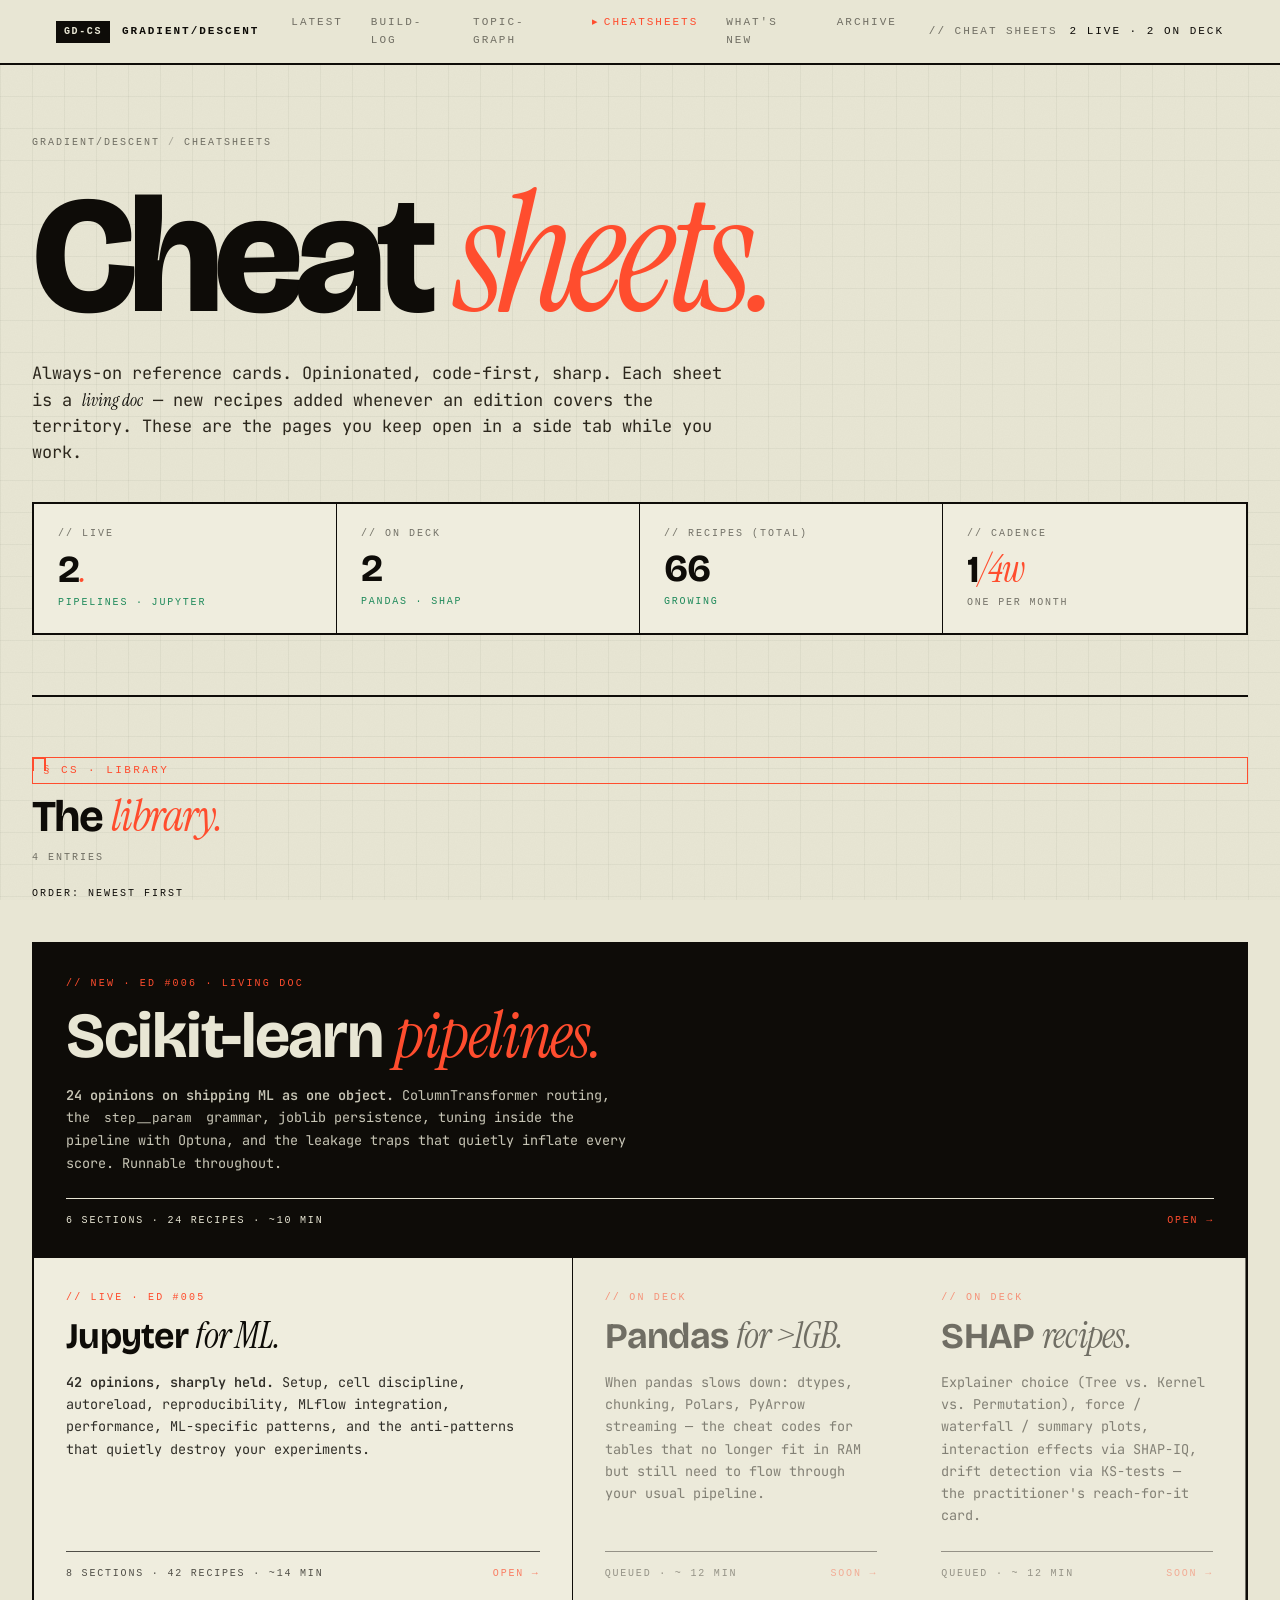
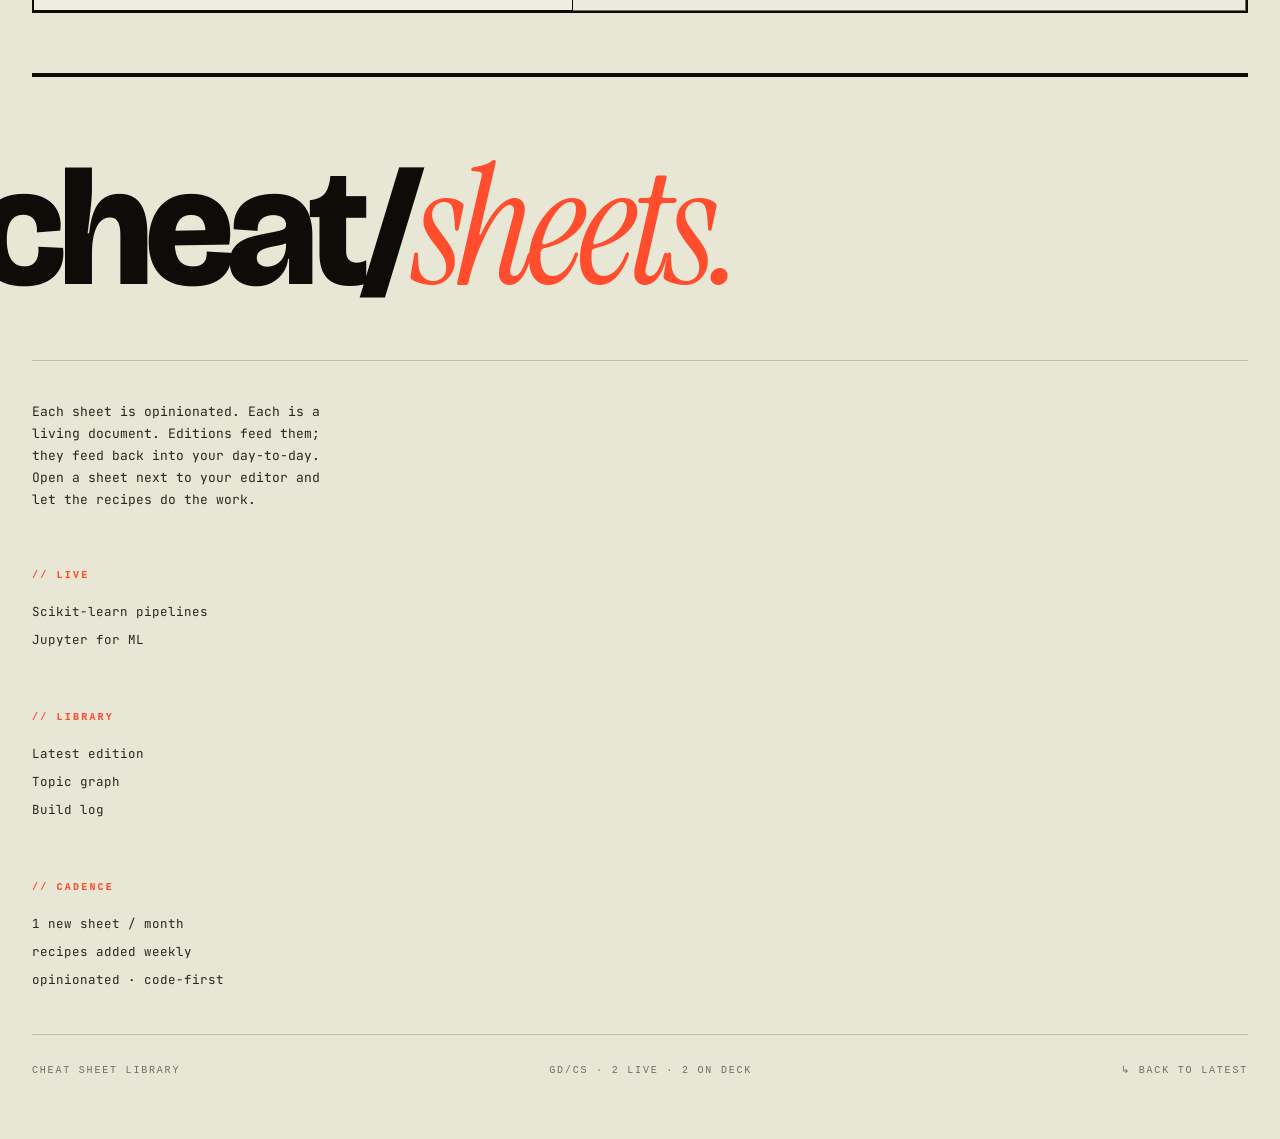
<file: cheatsheets/index.html>
<!DOCTYPE html>
<html lang="en">
<head>
  <meta charset="UTF-8">
  <meta name="viewport" content="width=device-width, initial-scale=1.0">
  <title>Cheat Sheets — Gradient Descent</title>
  <link rel="preconnect" href="https://fonts.googleapis.com">
  <link rel="preconnect" href="https://fonts.gstatic.com" crossorigin>
  <link href="https://fonts.googleapis.com/css2?family=Bricolage+Grotesque:opsz,wght@12..96,400..800&family=JetBrains+Mono:wght@400;500;700&family=Departure+Mono&family=Instrument+Serif:ital@0;1&display=swap" rel="stylesheet">
  <link rel="stylesheet" href="../system.css">
  <style>
    .ix-hero { padding: 70px 0 60px; border-bottom: 2px solid var(--ink); }
    .ix-hero .crumbs { margin-bottom: 32px; }
    .ix-hero h1 {
      font-family: var(--display); font-weight: 800;
      font-size: clamp(96px, 13vw, 200px);
      line-height: 0.86; letter-spacing: -0.05em;
      margin-bottom: 32px;
    }
    .ix-hero h1 em { font-family: var(--serif); font-style: italic; font-weight: 300; color: var(--hot); }
    .ix-hero .deck {
      font-family: var(--mono); font-size: 17px; line-height: 1.55;
      color: var(--ink-2); max-width: 70ch; margin-bottom: 36px;
    }
    .ix-hero .deck em { font-family: var(--serif); font-style: italic; color: var(--ink); }

    .cs-card-grid {
      display: grid;
      grid-template-columns: 1.6fr 1fr 1fr;
      gap: 0;
      border: 2px solid var(--ink);
    }
    .cs-card-grid .row {
      display: contents;
    }
    .cs-card {
      padding: 32px 32px 28px;
      border-right: 1.5px solid var(--ink);
      border-bottom: 1.5px solid var(--ink);
      background: var(--paper-3);
      display: flex; flex-direction: column;
      transition: background 0.2s;
      color: inherit;
    }
    .cs-card:hover { background: var(--paper); }
    .cs-card:nth-child(3n) { border-right: 0; }
    .cs-card.featured { background: var(--ink); color: var(--paper); grid-column: span 3; border-right: 0; }
    .cs-card.featured:hover { background: #1a1610; }
    .cs-card.coming { opacity: 0.55; cursor: default; }
    .cs-card .ix {
      font-family: var(--depmono);
      font-size: 10px;
      letter-spacing: 0.22em;
      color: var(--hot);
      text-transform: uppercase;
      margin-bottom: 12px;
    }
    .cs-card h3 {
      font-family: var(--display);
      font-weight: 700;
      font-size: 36px;
      letter-spacing: -0.02em;
      line-height: 1;
      margin-bottom: 16px;
    }
    .cs-card.featured h3 { font-size: 64px; }
    .cs-card h3 em { font-family: var(--serif); font-style: italic; font-weight: 300; }
    .cs-card.featured h3 em { color: var(--hot); }
    .cs-card .blurb {
      font-family: var(--mono);
      font-size: 13.5px;
      line-height: 1.65;
      color: inherit;
      opacity: 0.85;
      margin-bottom: 24px;
      flex: 1;
      max-width: 70ch;
    }
    .cs-card .blurb strong { font-weight: 600; opacity: 1; }
    .cs-card .row {
      display: flex;
      justify-content: space-between;
      align-items: center;
      font-family: var(--depmono);
      font-size: 10px;
      letter-spacing: 0.18em;
      text-transform: uppercase;
      padding-top: 14px;
      border-top: 1px solid currentColor;
      opacity: 0.7;
    }
    .cs-card.featured .row { opacity: 1; }
    .cs-card .row .go { color: var(--hot); }
  
    @media (max-width: 720px) {
      .ix-hero { padding: 36px 0 40px; }
      .ix-hero h1 { font-size: clamp(56px, 17vw, 88px); margin-bottom: 22px; line-height: 0.88; }
      .ix-hero .deck { font-size: 14px; margin-bottom: 26px; }

      .cs-card-grid { grid-template-columns: 1fr; }
      .cs-card { border-right: 0; border-bottom: 1.5px solid var(--ink); padding: 22px 20px; }
      .cs-card:last-child { border-bottom: 0; }
      .cs-card.featured { grid-column: auto; }
      .cs-card h3 { font-size: 28px; }
      .cs-card.featured h3 { font-size: 40px; }
      .cs-card .blurb { font-size: 12.5px; margin-bottom: 14px; }
    }
  </style>
</head>
<body>

  <nav class="top">
    <div class="nav-inner">
      <div class="nav-brand">
        <span class="hash">GD-CS</span>
        <a href="../index.html">GRADIENT/DESCENT</a>
      </div>
      <div class="nav-links">
        <a href="../index.html#latest">latest</a>
        <a href="../projects/index.html">build-log</a>
        <a href="../topics/index.html">topic-graph</a>
        <a href="index.html" class="active">cheatsheets</a>
        <a href="../whats-new.html">what's new</a>
        <a href="../index.html#archive">archive</a>
      </div>
      <div class="nav-meta">
        <span>// CHEAT SHEETS</span>
        <span style="color: var(--ink);">2 LIVE · 2 ON DECK</span>
      </div>
    </div>
  </nav>

  <main class="canvas">

    <section class="ix-hero">
      <div class="crumbs">
        <a href="../index.html">gradient/descent</a>
        <span class="sep">/</span>
        <span>cheatsheets</span>
      </div>

      <h1>Cheat <em>sheets.</em></h1>

      <p class="deck">Always-on reference cards. Opinionated, code-first, sharp. Each sheet is a <em>living doc</em> — new recipes added whenever an edition covers the territory. These are the pages you keep open in a side tab while you work.</p>

      <div class="kpi-row">
        <div class="kpi"><div class="lbl">// LIVE</div><div class="v">2<em>.</em></div><div class="delta">pipelines · jupyter</div></div>
        <div class="kpi"><div class="lbl">// ON DECK</div><div class="v">2</div><div class="delta">pandas · SHAP</div></div>
        <div class="kpi"><div class="lbl">// RECIPES (TOTAL)</div><div class="v">66</div><div class="delta">growing</div></div>
        <div class="kpi"><div class="lbl">// CADENCE</div><div class="v">1<em>/4w</em></div><div class="delta flat">one per month</div></div>
      </div>
    </section>

    <section class="panel">
      <span class="cmark"></span><span class="cmark tr"></span>
      <div class="panel-head">
        <span class="id">§ CS · LIBRARY</span>
        <h2>The <em>library.</em></h2>
        <span class="ts">4 ENTRIES</span>
        <span class="ref">ORDER: NEWEST FIRST</span>
      </div>

      <div class="cs-card-grid">

        <a class="cs-card featured" href="sklearn-pipelines.html">
          <div class="ix">// NEW · ED #006 · LIVING DOC</div>
          <h3>Scikit-learn <em>pipelines.</em></h3>
          <p class="blurb"><strong>24 opinions on shipping ML as one object.</strong> ColumnTransformer routing, the <code class="inline">step__param</code> grammar, joblib persistence, tuning inside the pipeline with Optuna, and the leakage traps that quietly inflate every score. Runnable throughout.</p>
          <div class="row">
            <span>6 SECTIONS · 24 RECIPES · ~10 MIN</span>
            <span class="go">OPEN →</span>
          </div>
        </a>

        <a class="cs-card" href="jupyter-ml.html">
          <div class="ix">// LIVE · ED #005</div>
          <h3>Jupyter <em>for ML.</em></h3>
          <p class="blurb"><strong>42 opinions, sharply held.</strong> Setup, cell discipline, autoreload, reproducibility, MLflow integration, performance, ML-specific patterns, and the anti-patterns that quietly destroy your experiments.</p>
          <div class="row"><span>8 SECTIONS · 42 RECIPES · ~14 MIN</span><span class="go">OPEN →</span></div>
        </a>

        <div class="cs-card coming">
          <div class="ix">// ON DECK</div>
          <h3>Pandas <em>for &gt;1GB.</em></h3>
          <p class="blurb">When pandas slows down: dtypes, chunking, Polars, PyArrow streaming — the cheat codes for tables that no longer fit in RAM but still need to flow through your usual pipeline.</p>
          <div class="row"><span>QUEUED · ~ 12 MIN</span><span class="go">SOON →</span></div>
        </div>

        <div class="cs-card coming">
          <div class="ix">// ON DECK</div>
          <h3>SHAP <em>recipes.</em></h3>
          <p class="blurb">Explainer choice (Tree vs. Kernel vs. Permutation), force / waterfall / summary plots, interaction effects via SHAP-IQ, drift detection via KS-tests — the practitioner's reach-for-it card.</p>
          <div class="row"><span>QUEUED · ~ 12 MIN</span><span class="go">SOON →</span></div>
        </div>

      </div>
    </section>

    <footer class="foot">
      <div class="foot-marquee">cheat/<em>sheets.</em></div>
      <div class="foot-grid">
        <div class="foot-brand"><p>Each sheet is opinionated. Each is a living document. Editions feed them; they feed back into your day-to-day. Open a sheet next to your editor and let the recipes do the work.</p></div>
        <div class="foot-col"><h4>// Live</h4><ul><li><a href="sklearn-pipelines.html">Scikit-learn pipelines</a></li><li><a href="jupyter-ml.html">Jupyter for ML</a></li></ul></div>
        <div class="foot-col"><h4>// Library</h4><ul><li><a href="../index.html">Latest edition</a></li><li><a href="../topics/index.html">Topic graph</a></li><li><a href="../projects/index.html">Build log</a></li></ul></div>
        <div class="foot-col"><h4>// Cadence</h4><ul><li>1 new sheet / month</li><li>recipes added weekly</li><li>opinionated · code-first</li></ul></div>
      </div>
      <div class="foot-bottom"><span>CHEAT SHEET LIBRARY</span><span>GD/CS · 2 LIVE · 2 ON DECK</span><a href="../index.html">↳ BACK TO LATEST</a></div>
    </footer>

  </main>
</body>
</html>
</file>
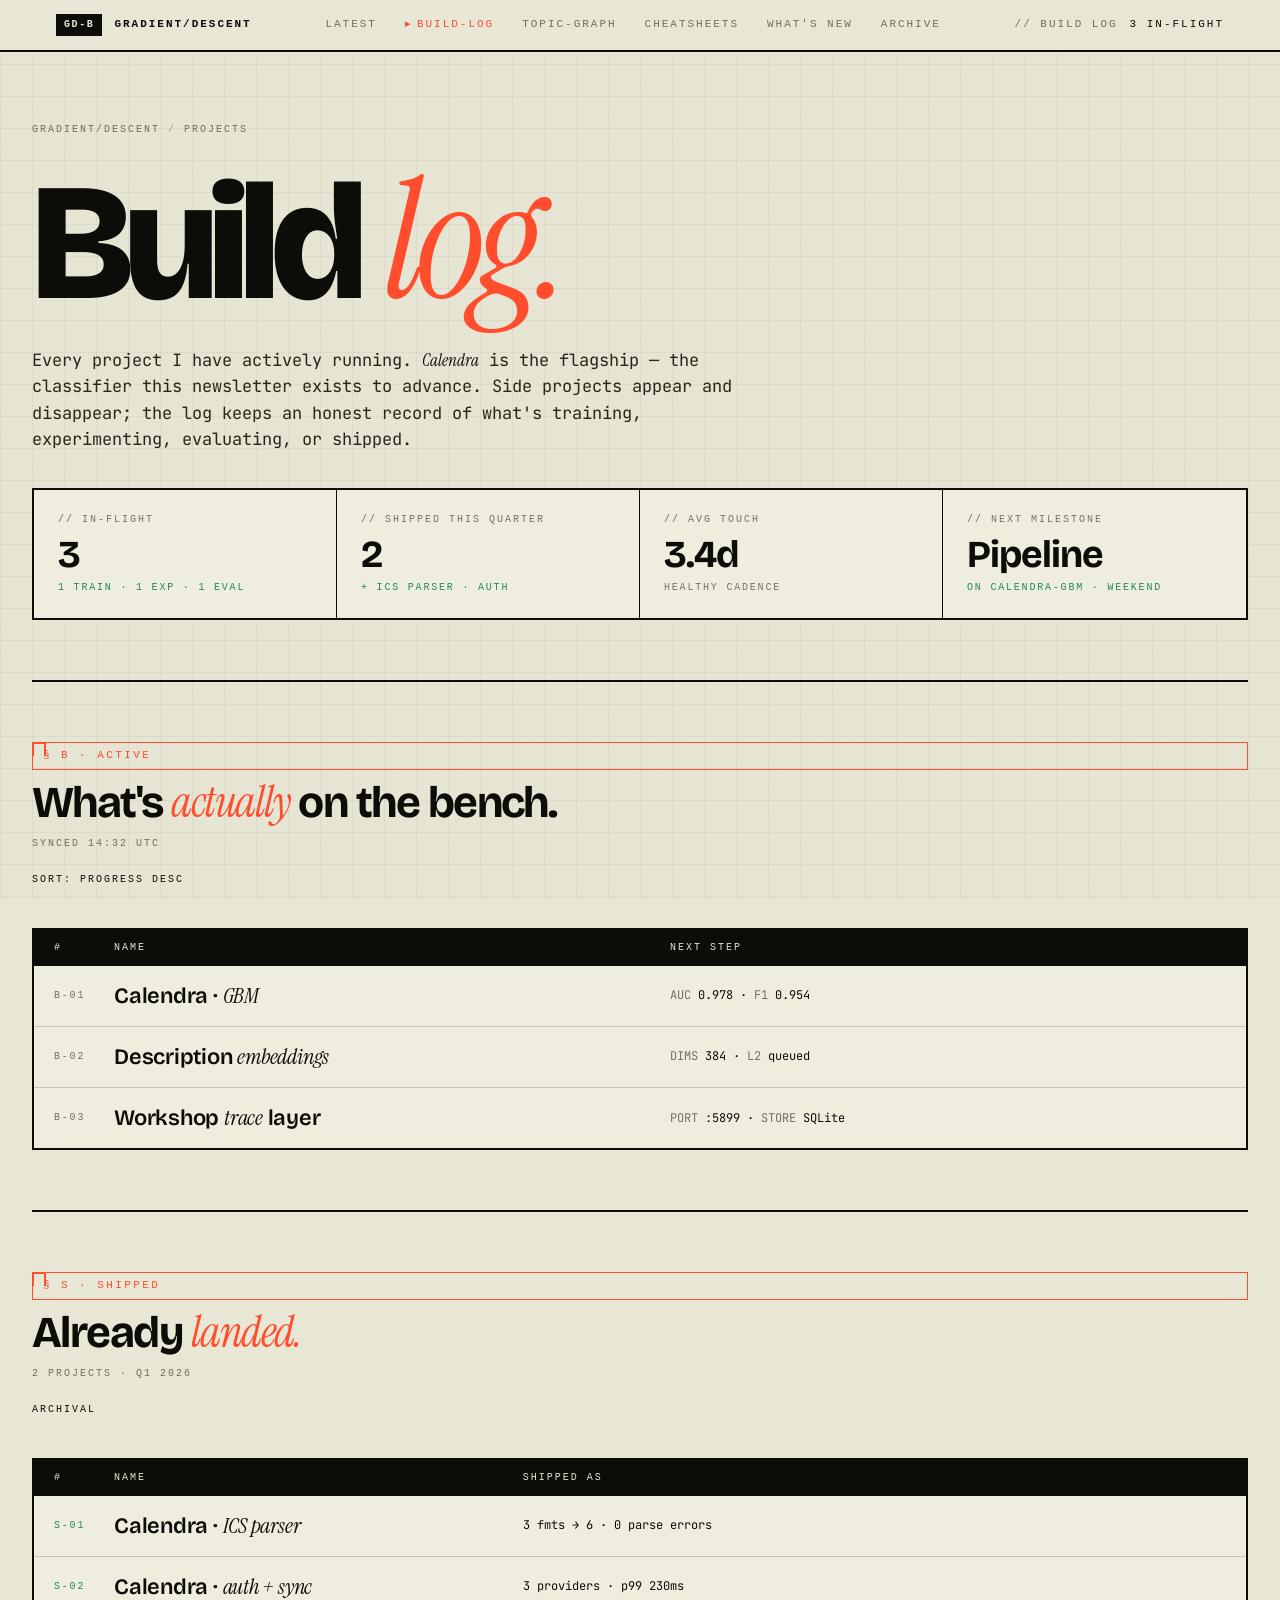
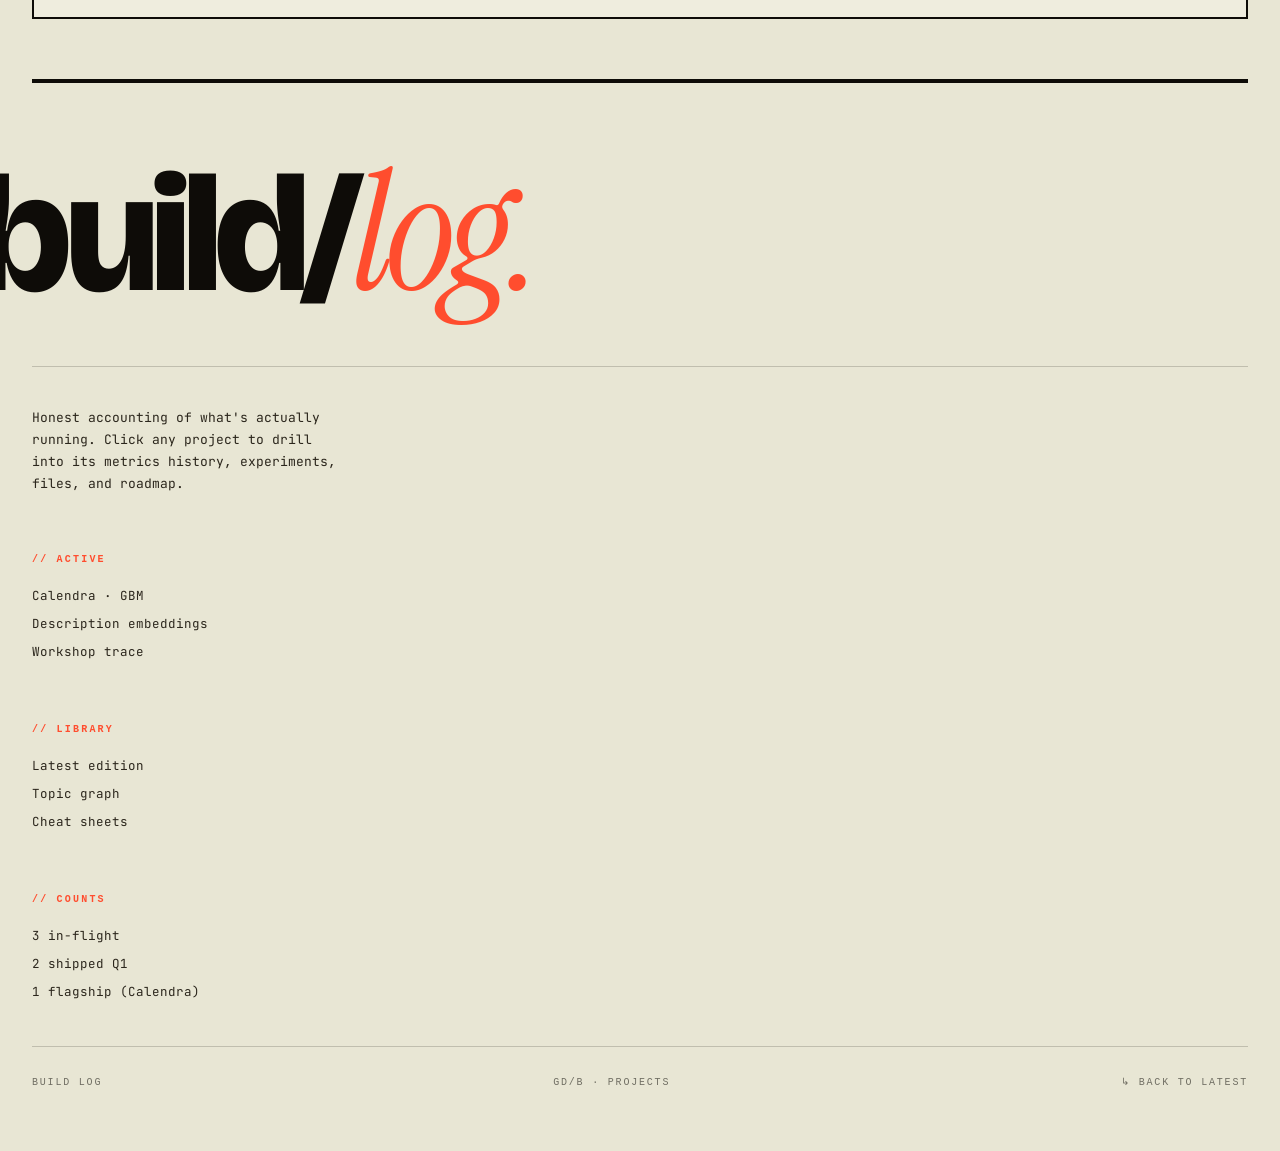
<file: projects/index.html>
<!DOCTYPE html>
<html lang="en">
<head>
  <meta charset="UTF-8">
  <meta name="viewport" content="width=device-width, initial-scale=1.0">
  <title>Build Log — Gradient Descent</title>
  <link rel="preconnect" href="https://fonts.googleapis.com">
  <link rel="preconnect" href="https://fonts.gstatic.com" crossorigin>
  <link href="https://fonts.googleapis.com/css2?family=Bricolage+Grotesque:opsz,wght@12..96,400..800&family=JetBrains+Mono:wght@400;500;700&family=Departure+Mono&family=Instrument+Serif:ital@0;1&display=swap" rel="stylesheet">
  <link rel="stylesheet" href="../system.css">
  <style>
    .ix-hero { padding: 70px 0 60px; border-bottom: 2px solid var(--ink); }
    .ix-hero .crumbs { margin-bottom: 32px; }
    .ix-hero h1 {
      font-family: var(--display); font-weight: 800;
      font-size: clamp(96px, 13vw, 200px);
      line-height: 0.86; letter-spacing: -0.05em;
      margin-bottom: 32px;
    }
    .ix-hero h1 em { font-family: var(--serif); font-style: italic; font-weight: 300; color: var(--hot); }
    .ix-hero .deck {
      font-family: var(--mono); font-size: 17px; line-height: 1.55;
      color: var(--ink-2); max-width: 70ch; margin-bottom: 36px;
    }
    .ix-hero .deck em { font-family: var(--serif); font-style: italic; color: var(--ink); }
  
    @media (max-width: 720px) {
      .ix-hero { padding: 36px 0 40px; }
      .ix-hero h1 { font-size: clamp(56px, 17vw, 88px); margin-bottom: 22px; line-height: 0.88; }
      .ix-hero .deck { font-size: 14px; margin-bottom: 26px; }
    }
  </style>
</head>
<body>

  <nav class="top">
    <div class="nav-inner">
      <div class="nav-brand">
        <span class="hash">GD-B</span>
        <a href="../index.html">GRADIENT/DESCENT</a>
      </div>
      <div class="nav-links">
        <a href="../index.html#latest">latest</a>
        <a href="index.html" class="active">build-log</a>
        <a href="../topics/index.html">topic-graph</a>
        <a href="../cheatsheets/index.html">cheatsheets</a>
        <a href="../whats-new.html">what's new</a>
        <a href="../index.html#archive">archive</a>
      </div>
      <div class="nav-meta">
        <span>// BUILD LOG</span>
        <span style="color: var(--ink);">3 IN-FLIGHT</span>
      </div>
    </div>
  </nav>

  <main class="canvas">

    <section class="ix-hero">
      <div class="crumbs">
        <a href="../index.html">gradient/descent</a>
        <span class="sep">/</span>
        <span>projects</span>
      </div>

      <h1>Build <em>log.</em></h1>

      <p class="deck">Every project I have actively running. <em>Calendra</em> is the flagship — the classifier this newsletter exists to advance. Side projects appear and disappear; the log keeps an honest record of what's training, experimenting, evaluating, or shipped.</p>

      <div class="kpi-row">
        <div class="kpi"><div class="lbl">// IN-FLIGHT</div><div class="v">3</div><div class="delta">1 train · 1 exp · 1 eval</div></div>
        <div class="kpi"><div class="lbl">// SHIPPED THIS QUARTER</div><div class="v">2</div><div class="delta">+ ICS parser · auth</div></div>
        <div class="kpi"><div class="lbl">// AVG TOUCH</div><div class="v">3.4d</div><div class="delta flat">healthy cadence</div></div>
        <div class="kpi"><div class="lbl">// NEXT MILESTONE</div><div class="v">Pipeline</div><div class="delta">on calendra-gbm · weekend</div></div>
      </div>
    </section>

    <section class="panel">
      <span class="cmark"></span><span class="cmark tr"></span>
      <div class="panel-head">
        <span class="id">§ B · ACTIVE</span>
        <h2>What's <em>actually</em> on the bench.</h2>
        <span class="ts">SYNCED 14:32 UTC</span>
        <span class="ref">SORT: PROGRESS DESC</span>
      </div>

      <div class="buildlog">
        <div class="buildlog-head">
          <span>#</span><span>name</span><span>next step</span><span>status</span><span>progress</span><span>metrics</span><span>touched</span>
        </div>

        <a class="buildlog-row" href="calendra-gbm.html">
          <span class="idx">B-01</span>
          <div class="name">Calendra · <em>GBM</em></div>
          <div class="next-line">Wrap as <b>Pipeline</b> + <b>Optuna</b> · this weekend</div>
          <span class="status training">TRAINING</span>
          <div class="barwrap"><span>78%</span><div class="bar"><i style="width:78%"></i></div></div>
          <div class="metrics"><span>AUC</span> 0.978 · <span>F1</span> 0.954</div>
          <div class="touch">today</div>
        </a>

        <a class="buildlog-row" href="calendra-gbm.html">
          <span class="idx">B-02</span>
          <div class="name">Description <em>embeddings</em></div>
          <div class="next-line">Slot into <b>ColumnTransformer</b> as text branch</div>
          <span class="status experiment">EXPERIMENT</span>
          <div class="barwrap"><span>22%</span><div class="bar"><i style="width:22%"></i></div></div>
          <div class="metrics"><span>DIMS</span> 384 · <span>L2</span> queued</div>
          <div class="touch">spec draft</div>
        </a>

        <a class="buildlog-row" href="index.html">
          <span class="idx">B-03</span>
          <div class="name">Workshop <em>trace</em> layer</div>
          <div class="next-line">Wrap the <b>prompt chain</b> · §C-04</div>
          <span class="status evaluating">EVALUATING</span>
          <div class="barwrap"><span>40%</span><div class="bar"><i style="width:40%"></i></div></div>
          <div class="metrics"><span>PORT</span> :5899 · <span>STORE</span> SQLite</div>
          <div class="touch">5 days ago</div>
        </a>
      </div>
    </section>

    <section class="panel">
      <span class="cmark"></span><span class="cmark tr"></span>
      <div class="panel-head">
        <span class="id blue">§ S · SHIPPED</span>
        <h2>Already <em>landed.</em></h2>
        <span class="ts">2 PROJECTS · Q1 2026</span>
        <span class="ref">ARCHIVAL</span>
      </div>

      <div class="buildlog">
        <div class="buildlog-head" style="grid-template-columns: 60px 2.2fr 1.4fr 110px 1.2fr 110px;">
          <span>#</span><span>name</span><span>shipped as</span><span>status</span><span>final metrics</span><span>date</span>
        </div>
        <a class="buildlog-row" style="grid-template-columns: 60px 2.2fr 1.4fr 110px 1.2fr 110px;">
          <span class="idx" style="color: var(--green);">S-01</span>
          <div class="name">Calendra · <em>ICS parser</em></div>
          <div class="next-line">Calendra core · parses 6 calendar formats</div>
          <span class="status shipped">SHIPPED</span>
          <div class="metrics">3 fmts → 6 · 0 parse errors</div>
          <div class="touch">2026·02·14</div>
        </a>
        <a class="buildlog-row" style="grid-template-columns: 60px 2.2fr 1.4fr 110px 1.2fr 110px;">
          <span class="idx" style="color: var(--green);">S-02</span>
          <div class="name">Calendra · <em>auth + sync</em></div>
          <div class="next-line">OAuth flow + IMAP daemon</div>
          <span class="status shipped">SHIPPED</span>
          <div class="metrics">3 providers · p99 230ms</div>
          <div class="touch">2026·01·22</div>
        </a>
      </div>
    </section>

    <footer class="foot">
      <div class="foot-marquee">build/<em>log.</em></div>
      <div class="foot-grid">
        <div class="foot-brand"><p>Honest accounting of what's actually running. Click any project to drill into its metrics history, experiments, files, and roadmap.</p></div>
        <div class="foot-col"><h4>// Active</h4><ul><li><a href="calendra-gbm.html">Calendra · GBM</a></li><li>Description embeddings</li><li>Workshop trace</li></ul></div>
        <div class="foot-col"><h4>// Library</h4><ul><li><a href="../index.html">Latest edition</a></li><li><a href="../topics/index.html">Topic graph</a></li><li><a href="../cheatsheets/index.html">Cheat sheets</a></li></ul></div>
        <div class="foot-col"><h4>// Counts</h4><ul><li>3 in-flight</li><li>2 shipped Q1</li><li>1 flagship (Calendra)</li></ul></div>
      </div>
      <div class="foot-bottom"><span>BUILD LOG</span><span>GD/B · PROJECTS</span><a href="../index.html">↳ BACK TO LATEST</a></div>
    </footer>

  </main>
</body>
</html>
</file>
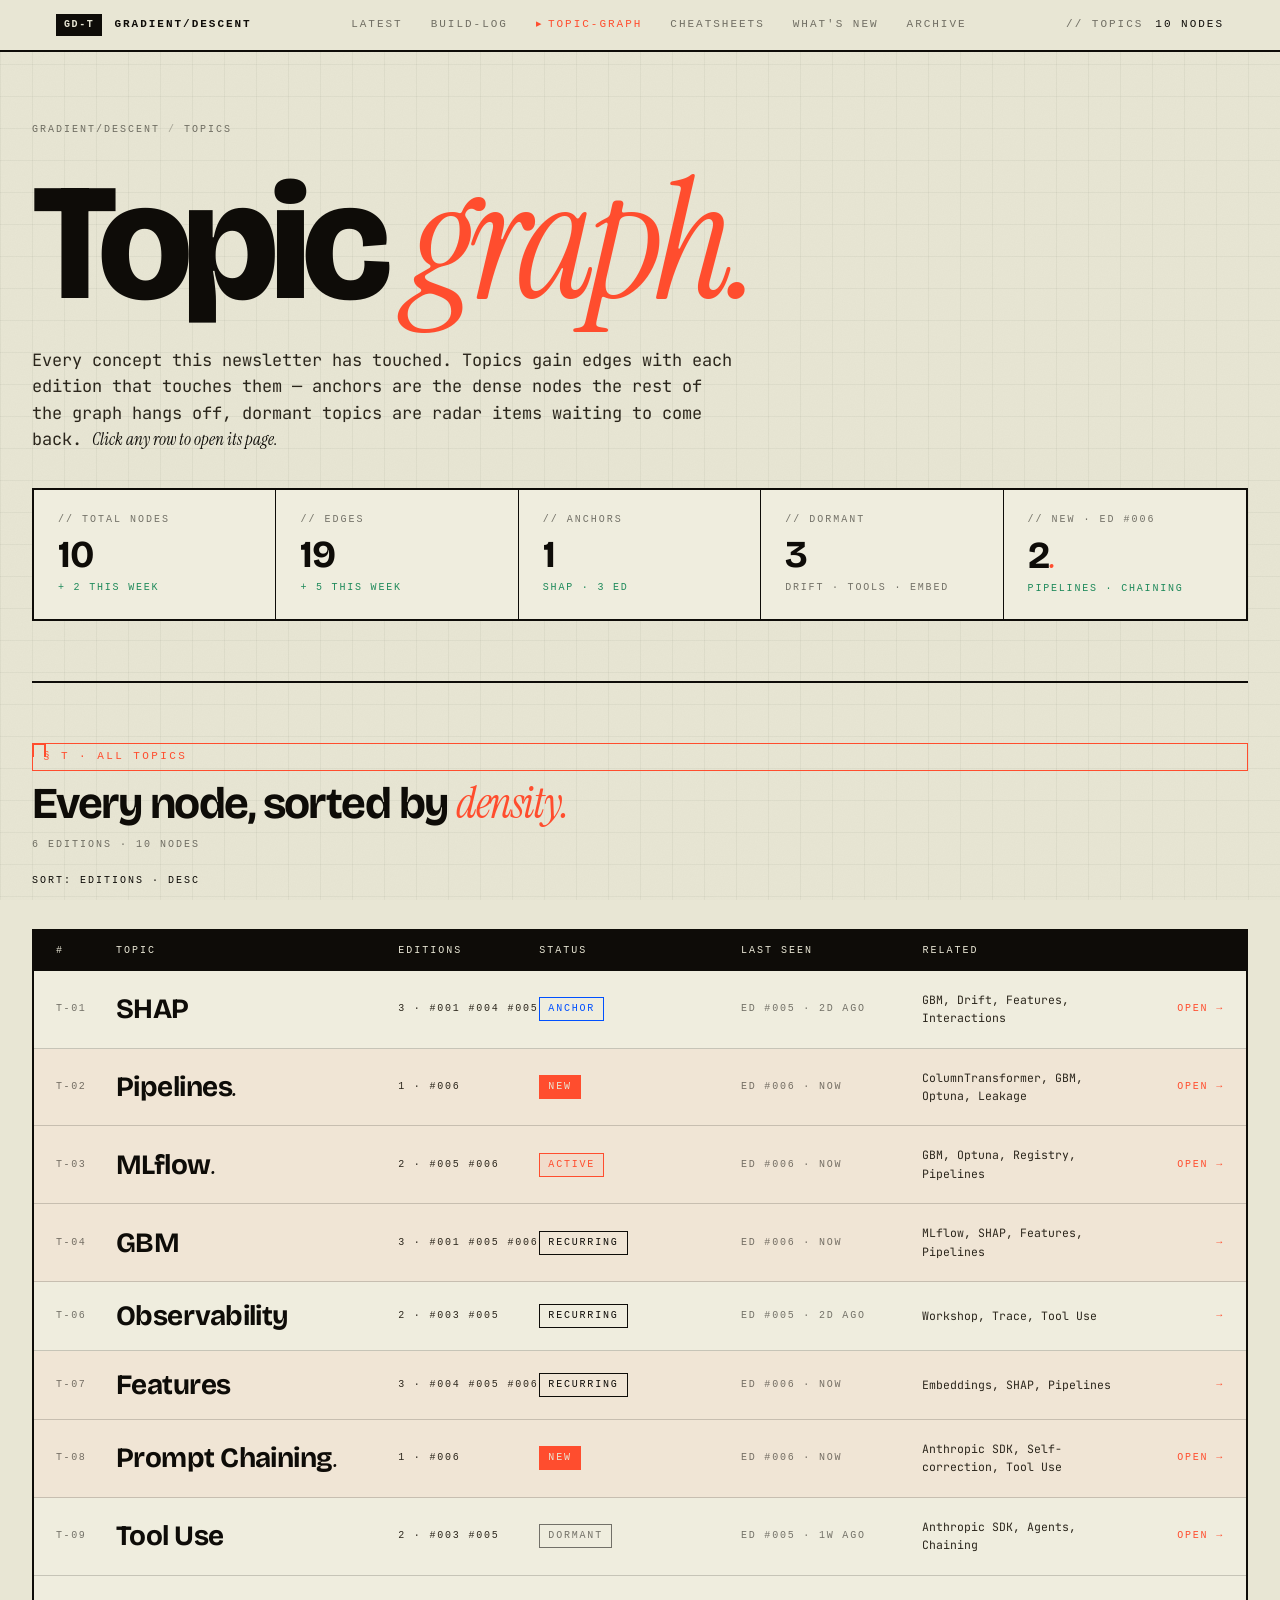
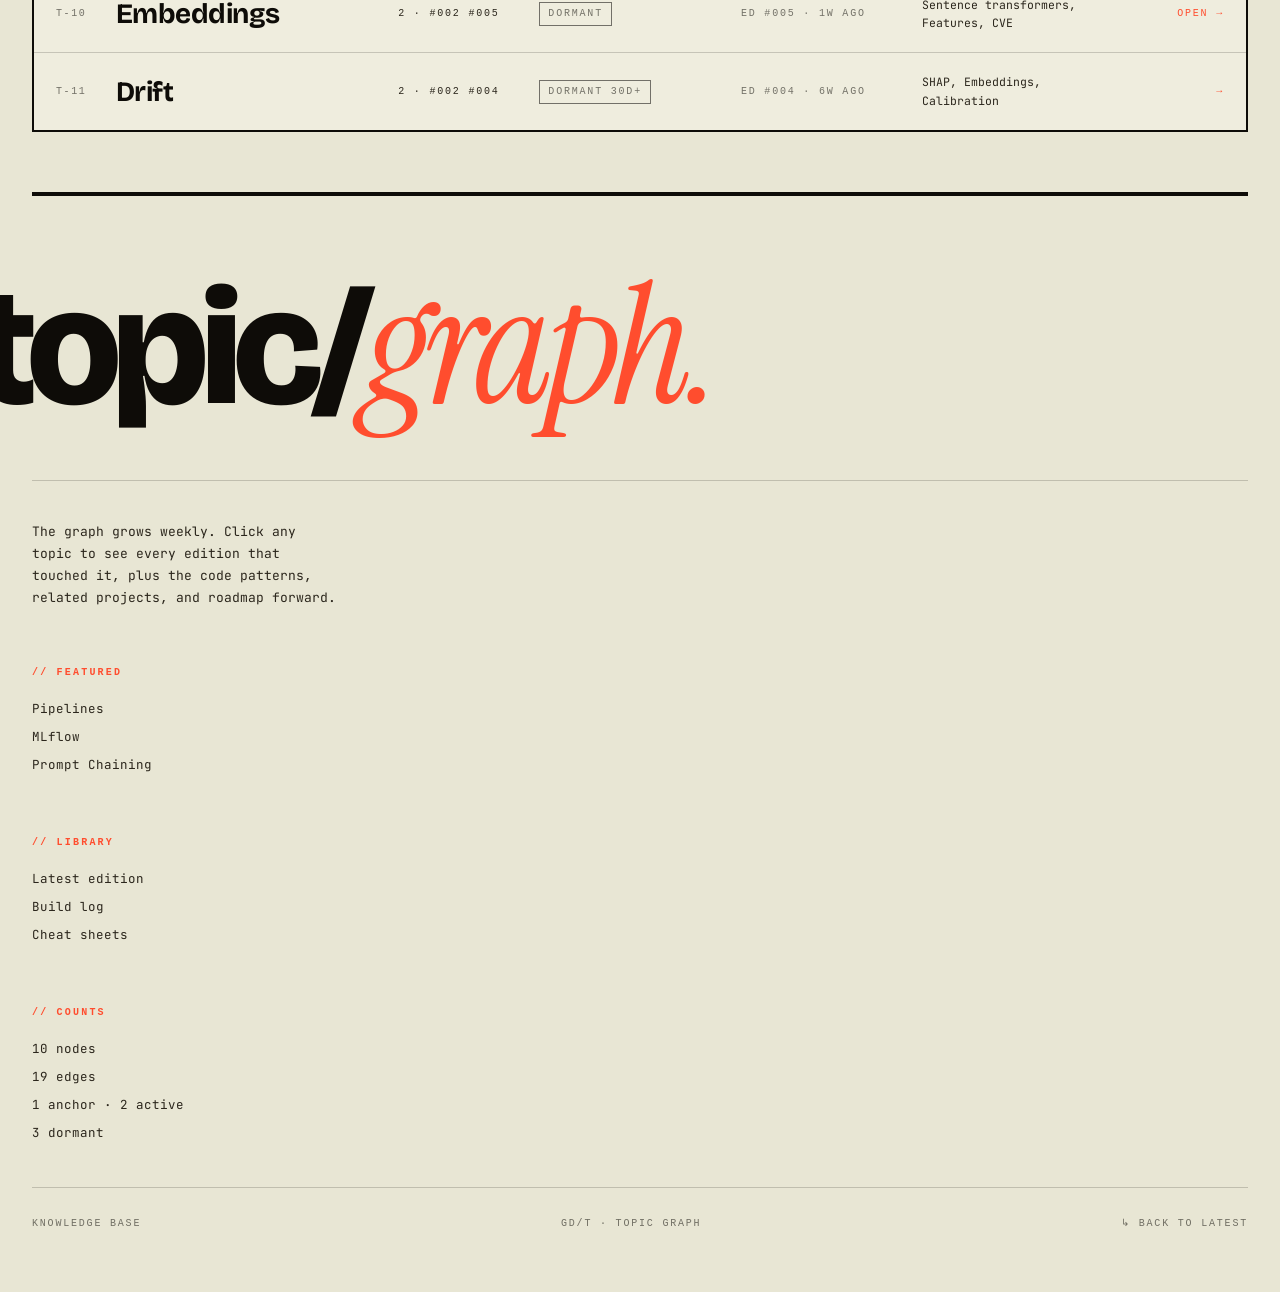
<file: topics/index.html>
<!DOCTYPE html>
<html lang="en">
<head>
  <meta charset="UTF-8">
  <meta name="viewport" content="width=device-width, initial-scale=1.0">
  <title>Topics — Gradient Descent</title>
  <link rel="preconnect" href="https://fonts.googleapis.com">
  <link rel="preconnect" href="https://fonts.gstatic.com" crossorigin>
  <link href="https://fonts.googleapis.com/css2?family=Bricolage+Grotesque:opsz,wght@12..96,400..800&family=JetBrains+Mono:wght@400;500;700&family=Departure+Mono&family=Instrument+Serif:ital@0;1&display=swap" rel="stylesheet">
  <link rel="stylesheet" href="../system.css">
  <style>
    .ix-hero {
      padding: 70px 0 60px;
      border-bottom: 2px solid var(--ink);
    }
    .ix-hero .crumbs { margin-bottom: 32px; }
    .ix-hero h1 {
      font-family: var(--display);
      font-weight: 800;
      font-size: clamp(96px, 13vw, 200px);
      line-height: 0.86;
      letter-spacing: -0.05em;
      margin-bottom: 32px;
    }
    .ix-hero h1 em {
      font-family: var(--serif);
      font-style: italic;
      font-weight: 300;
      color: var(--hot);
    }
    .ix-hero .deck {
      font-family: var(--mono);
      font-size: 17px;
      line-height: 1.55;
      color: var(--ink-2);
      max-width: 70ch;
      margin-bottom: 36px;
    }
    .ix-hero .deck em { font-family: var(--serif); font-style: italic; color: var(--ink); }

    /* topic table */
    .topic-table {
      border: 2px solid var(--ink);
      background: var(--paper-3);
    }
    .tt-head {
      display: grid;
      grid-template-columns: 60px 1.4fr 0.7fr 1fr 0.9fr 1fr 100px;
      padding: 12px 22px;
      background: var(--ink);
      color: var(--paper);
      font-family: var(--depmono);
      font-size: 10px;
      letter-spacing: 0.2em;
      text-transform: uppercase;
    }
    .tt-row {
      display: grid;
      grid-template-columns: 60px 1.4fr 0.7fr 1fr 0.9fr 1fr 100px;
      padding: 20px 22px;
      border-bottom: 1px solid var(--line);
      align-items: center;
      transition: background 0.2s;
      color: inherit;
    }
    .tt-row:last-child { border-bottom: 0; }
    .tt-row:hover { background: var(--paper-2); }
    .tt-row.current { background: rgba(255,77,46,0.05); }
    .tt-row .ix {
      font-family: var(--depmono);
      font-size: 10px;
      letter-spacing: 0.16em;
      color: var(--dim);
    }
    .tt-row .nm {
      font-family: var(--display);
      font-weight: 700;
      font-size: 28px;
      letter-spacing: -0.02em;
      line-height: 1;
    }
    .tt-row .nm em { font-family: var(--serif); font-style: italic; font-weight: 300; }
    .tt-row .eds {
      font-family: var(--depmono);
      font-size: 10px;
      letter-spacing: 0.18em;
      color: var(--ink-2);
      text-transform: uppercase;
    }
    .tt-row .stat {
      font-family: var(--depmono);
      font-size: 10px;
      letter-spacing: 0.18em;
      padding: 3px 8px;
      border: 1px solid currentColor;
      justify-self: start;
      text-transform: uppercase;
    }
    .tt-row .stat.anchor    { color: var(--blue); }
    .tt-row .stat.active    { color: var(--hot); background: rgba(255,77,46,0.06); }
    .tt-row .stat.recurring { color: var(--ink); }
    .tt-row .stat.dormant   { color: var(--dim); }
    .tt-row .stat.new       { color: var(--paper); background: var(--hot); border-color: var(--hot); }
    .tt-row .last {
      font-family: var(--depmono);
      font-size: 10px;
      letter-spacing: 0.18em;
      color: var(--dim);
      text-transform: uppercase;
    }
    .tt-row .rel {
      font-family: var(--mono);
      font-size: 11.5px;
      color: var(--ink-2);
    }
    .tt-row .go {
      font-family: var(--depmono);
      font-size: 10px;
      letter-spacing: 0.18em;
      color: var(--hot);
      text-align: right;
      text-transform: uppercase;
    }
  
    @media (max-width: 720px) {
      .ix-hero { padding: 36px 0 40px; }
      .ix-hero h1 { font-size: clamp(56px, 17vw, 88px); margin-bottom: 22px; line-height: 0.88; }
      .ix-hero .deck { font-size: 14px; margin-bottom: 26px; }

      .tt-head { display: none; }
      .tt-row {
        grid-template-columns: 56px 1fr auto;
        grid-template-areas:
          "ix nm    go"
          "ix eds   eds"
          "ix stat  stat"
          "ix rel   rel"
          "ix last  last";
        gap: 4px 12px;
        padding: 16px 18px;
      }
      .tt-row .ix { grid-area: ix; align-self: start; }
      .tt-row .nm { grid-area: nm; font-size: 22px; }
      .tt-row .eds { grid-area: eds; }
      .tt-row .stat { grid-area: stat; justify-self: start; }
      .tt-row .rel { grid-area: rel; font-size: 11px; }
      .tt-row .last { grid-area: last; }
      .tt-row .go { grid-area: go; }
    }
  </style>
</head>
<body>

  <nav class="top">
    <div class="nav-inner">
      <div class="nav-brand">
        <span class="hash">GD-T</span>
        <a href="../index.html">GRADIENT/DESCENT</a>
      </div>
      <div class="nav-links">
        <a href="../index.html#latest">latest</a>
        <a href="../projects/index.html">build-log</a>
        <a href="index.html" class="active">topic-graph</a>
        <a href="../cheatsheets/index.html">cheatsheets</a>
        <a href="../whats-new.html">what's new</a>
        <a href="../index.html#archive">archive</a>
      </div>
      <div class="nav-meta">
        <span>// TOPICS</span>
        <span style="color: var(--ink);">10 NODES</span>
      </div>
    </div>
  </nav>

  <main class="canvas">

    <section class="ix-hero">
      <div class="crumbs">
        <a href="../index.html">gradient/descent</a>
        <span class="sep">/</span>
        <span>topics</span>
      </div>

      <h1>Topic <em>graph.</em></h1>

      <p class="deck">Every concept this newsletter has touched. Topics gain edges with each edition that touches them — anchors are the dense nodes the rest of the graph hangs off, dormant topics are radar items waiting to come back. <em>Click any row to open its page.</em></p>

      <div class="kpi-row">
        <div class="kpi"><div class="lbl">// TOTAL NODES</div><div class="v">10</div><div class="delta">+ 2 this week</div></div>
        <div class="kpi"><div class="lbl">// EDGES</div><div class="v">19</div><div class="delta">+ 5 this week</div></div>
        <div class="kpi"><div class="lbl">// ANCHORS</div><div class="v">1</div><div class="delta">SHAP · 3 ED</div></div>
        <div class="kpi"><div class="lbl">// DORMANT</div><div class="v">3</div><div class="delta flat">Drift · Tools · Embed</div></div>
        <div class="kpi"><div class="lbl">// NEW · ED #006</div><div class="v">2<em>.</em></div><div class="delta">Pipelines · Chaining</div></div>
      </div>
    </section>

    <section class="panel">
      <span class="cmark"></span><span class="cmark tr"></span>
      <div class="panel-head">
        <span class="id">§ T · ALL TOPICS</span>
        <h2>Every node, sorted by <em>density.</em></h2>
        <span class="ts">6 EDITIONS · 10 NODES</span>
        <span class="ref">SORT: EDITIONS · DESC</span>
      </div>

      <div class="topic-table">
        <div class="tt-head">
          <span>#</span><span>topic</span><span>editions</span><span>status</span><span>last seen</span><span>related</span><span></span>
        </div>

        <a class="tt-row" href="index.html">
          <span class="ix">T-01</span>
          <div class="nm">SHAP</div>
          <div class="eds">3 · #001 #004 #005</div>
          <span class="stat anchor">ANCHOR</span>
          <span class="last">ED #005 · 2D AGO</span>
          <div class="rel">GBM, Drift, Features, Interactions</div>
          <span class="go">OPEN →</span>
        </a>

        <a class="tt-row current" href="pipelines.html">
          <span class="ix">T-02</span>
          <div class="nm">Pipelines<em>.</em></div>
          <div class="eds">1 · #006</div>
          <span class="stat new">NEW</span>
          <span class="last">ED #006 · NOW</span>
          <div class="rel">ColumnTransformer, GBM, Optuna, Leakage</div>
          <span class="go">OPEN →</span>
        </a>

        <a class="tt-row current" href="mlflow.html">
          <span class="ix">T-03</span>
          <div class="nm">MLflow<em>.</em></div>
          <div class="eds">2 · #005 #006</div>
          <span class="stat active">ACTIVE</span>
          <span class="last">ED #006 · NOW</span>
          <div class="rel">GBM, Optuna, Registry, Pipelines</div>
          <span class="go">OPEN →</span>
        </a>

        <a class="tt-row current" href="index.html">
          <span class="ix">T-04</span>
          <div class="nm">GBM</div>
          <div class="eds">3 · #001 #005 #006</div>
          <span class="stat recurring">RECURRING</span>
          <span class="last">ED #006 · NOW</span>
          <div class="rel">MLflow, SHAP, Features, Pipelines</div>
          <span class="go">→</span>
        </a>

        <a class="tt-row" href="index.html">
          <span class="ix">T-06</span>
          <div class="nm">Observability</div>
          <div class="eds">2 · #003 #005</div>
          <span class="stat recurring">RECURRING</span>
          <span class="last">ED #005 · 2D AGO</span>
          <div class="rel">Workshop, Trace, Tool Use</div>
          <span class="go">→</span>
        </a>

        <a class="tt-row current" href="index.html">
          <span class="ix">T-07</span>
          <div class="nm">Features</div>
          <div class="eds">3 · #004 #005 #006</div>
          <span class="stat recurring">RECURRING</span>
          <span class="last">ED #006 · NOW</span>
          <div class="rel">Embeddings, SHAP, Pipelines</div>
          <span class="go">→</span>
        </a>

        <a class="tt-row current" href="prompt-chaining.html">
          <span class="ix">T-08</span>
          <div class="nm">Prompt Chaining<em>.</em></div>
          <div class="eds">1 · #006</div>
          <span class="stat new">NEW</span>
          <span class="last">ED #006 · NOW</span>
          <div class="rel">Anthropic SDK, Self-correction, Tool Use</div>
          <span class="go">OPEN →</span>
        </a>

        <a class="tt-row" href="tool-use.html">
          <span class="ix">T-09</span>
          <div class="nm">Tool Use</div>
          <div class="eds">2 · #003 #005</div>
          <span class="stat dormant">DORMANT</span>
          <span class="last">ED #005 · 1W AGO</span>
          <div class="rel">Anthropic SDK, Agents, Chaining</div>
          <span class="go">OPEN →</span>
        </a>

        <a class="tt-row" href="embeddings.html">
          <span class="ix">T-10</span>
          <div class="nm">Embeddings</div>
          <div class="eds">2 · #002 #005</div>
          <span class="stat dormant">DORMANT</span>
          <span class="last">ED #005 · 1W AGO</span>
          <div class="rel">Sentence transformers, Features, CVE</div>
          <span class="go">OPEN →</span>
        </a>

        <a class="tt-row" href="index.html">
          <span class="ix">T-11</span>
          <div class="nm">Drift</div>
          <div class="eds">2 · #002 #004</div>
          <span class="stat dormant">DORMANT 30d+</span>
          <span class="last">ED #004 · 6W AGO</span>
          <div class="rel">SHAP, Embeddings, Calibration</div>
          <span class="go">→</span>
        </a>
      </div>
    </section>

    <footer class="foot">
      <div class="foot-marquee">topic/<em>graph.</em></div>
      <div class="foot-grid">
        <div class="foot-brand"><p>The graph grows weekly. Click any topic to see every edition that touched it, plus the code patterns, related projects, and roadmap forward.</p></div>
        <div class="foot-col">
          <h4>// Featured</h4>
          <ul><li><a href="pipelines.html">Pipelines</a></li><li><a href="mlflow.html">MLflow</a></li><li><a href="prompt-chaining.html">Prompt Chaining</a></li></ul>
        </div>
        <div class="foot-col">
          <h4>// Library</h4>
          <ul><li><a href="../index.html">Latest edition</a></li><li><a href="../projects/index.html">Build log</a></li><li><a href="../cheatsheets/index.html">Cheat sheets</a></li></ul>
        </div>
        <div class="foot-col">
          <h4>// Counts</h4>
          <ul><li>10 nodes</li><li>19 edges</li><li>1 anchor · 2 active</li><li>3 dormant</li></ul>
        </div>
      </div>
      <div class="foot-bottom">
        <span>KNOWLEDGE BASE</span>
        <span>GD/T · TOPIC GRAPH</span>
        <a href="../index.html">↳ BACK TO LATEST</a>
      </div>
    </footer>

  </main>
</body>
</html>
</file>
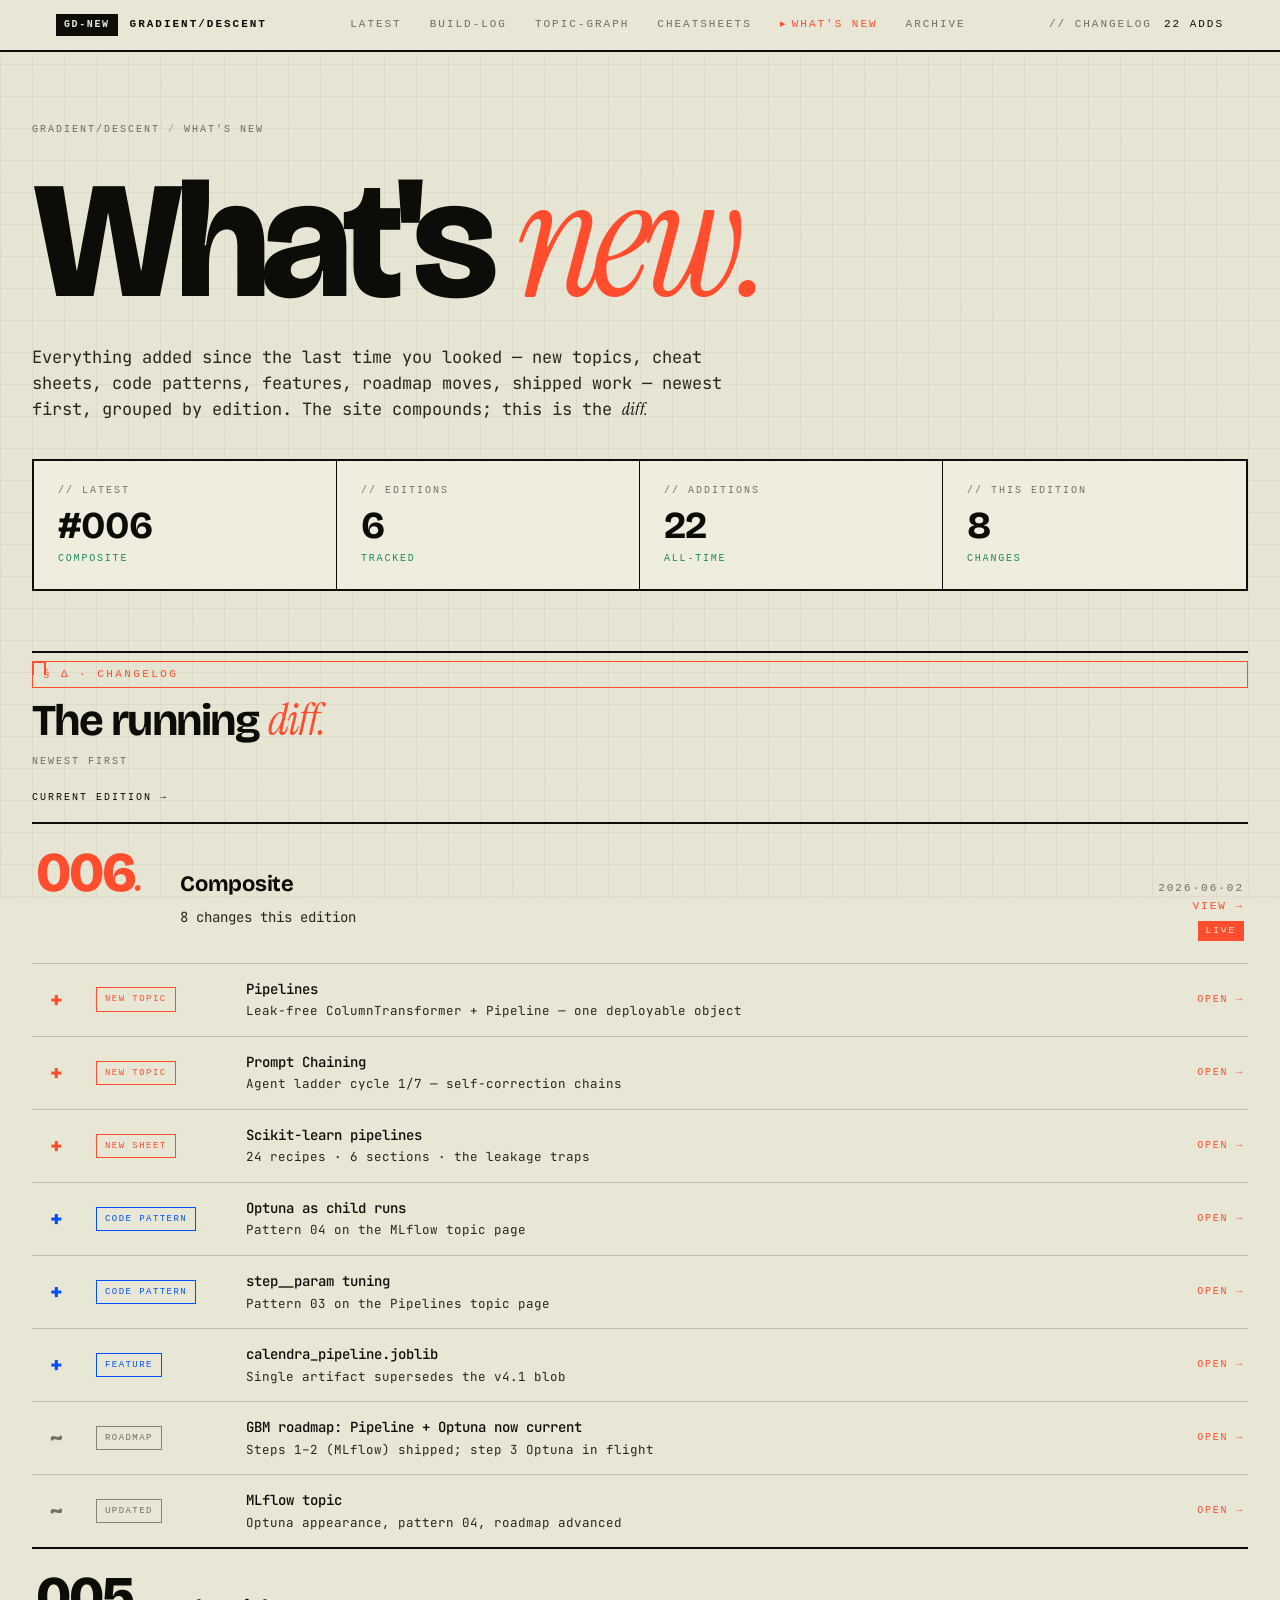
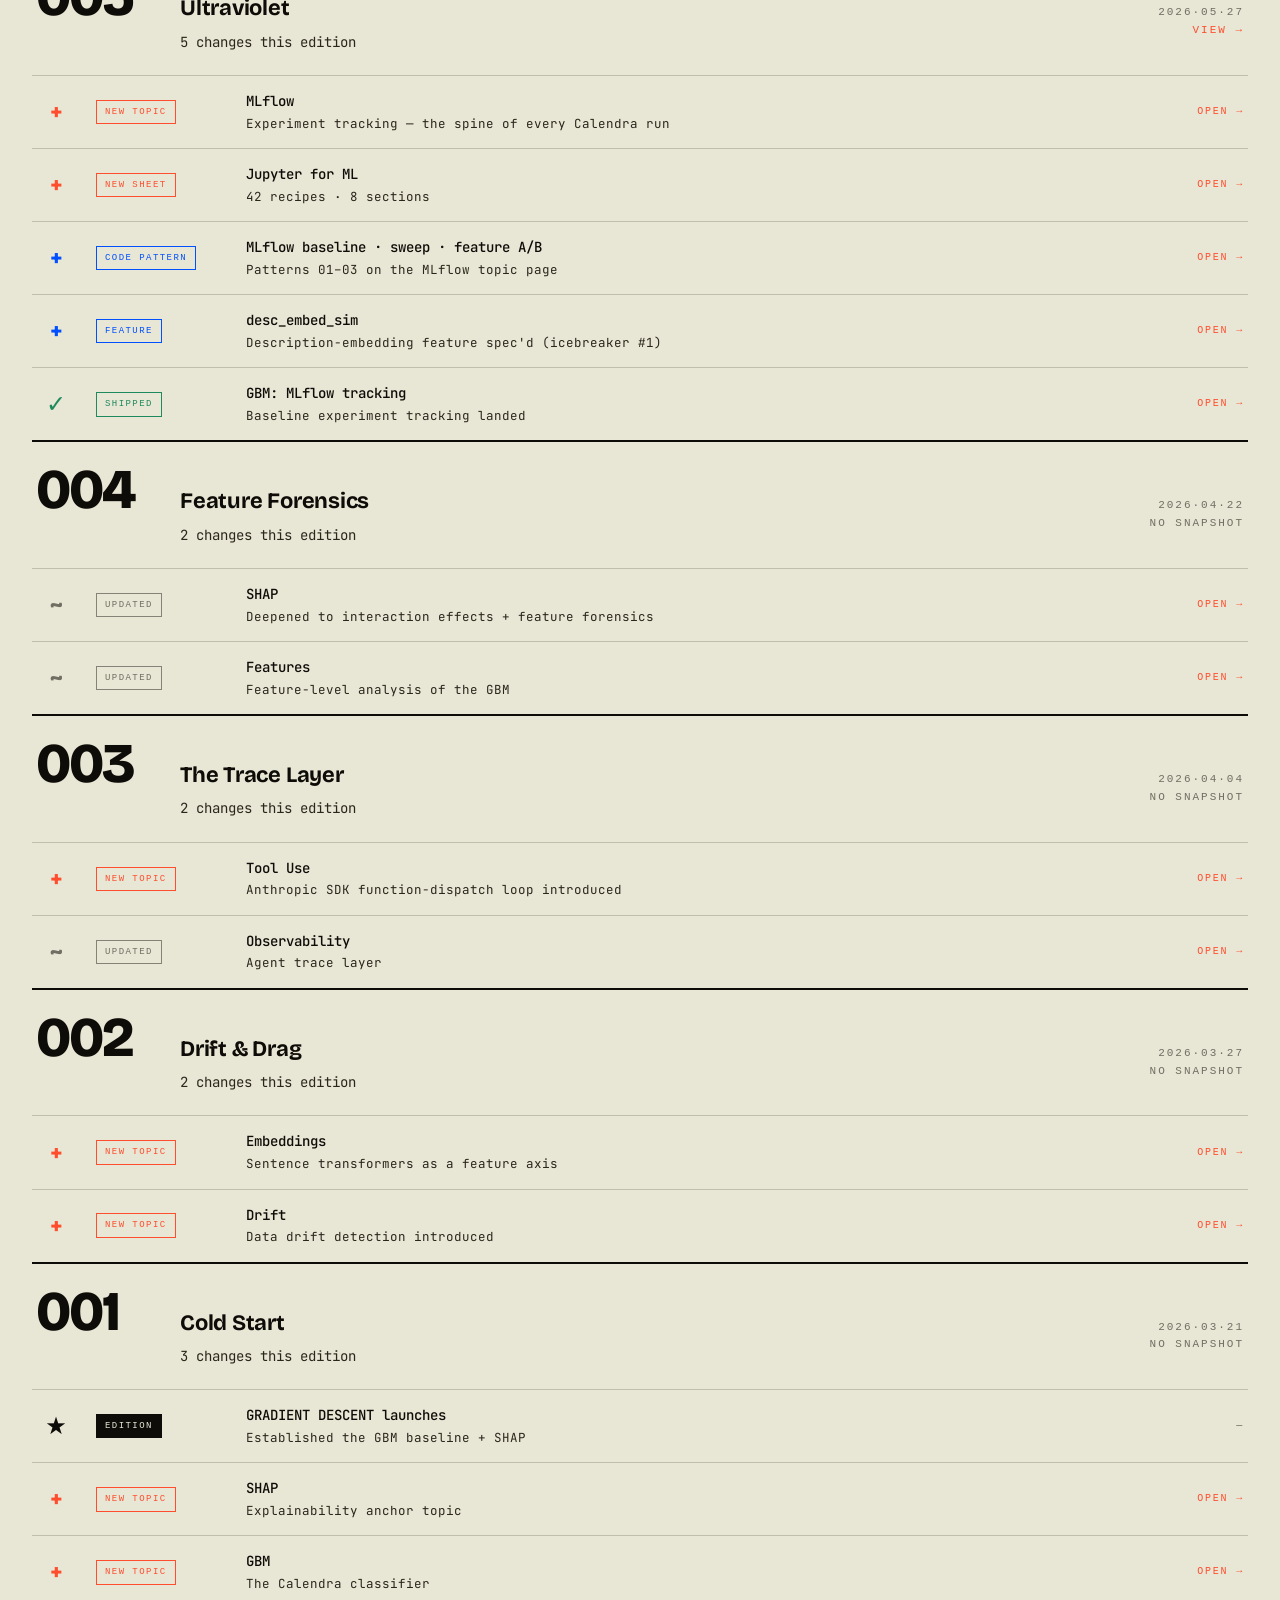
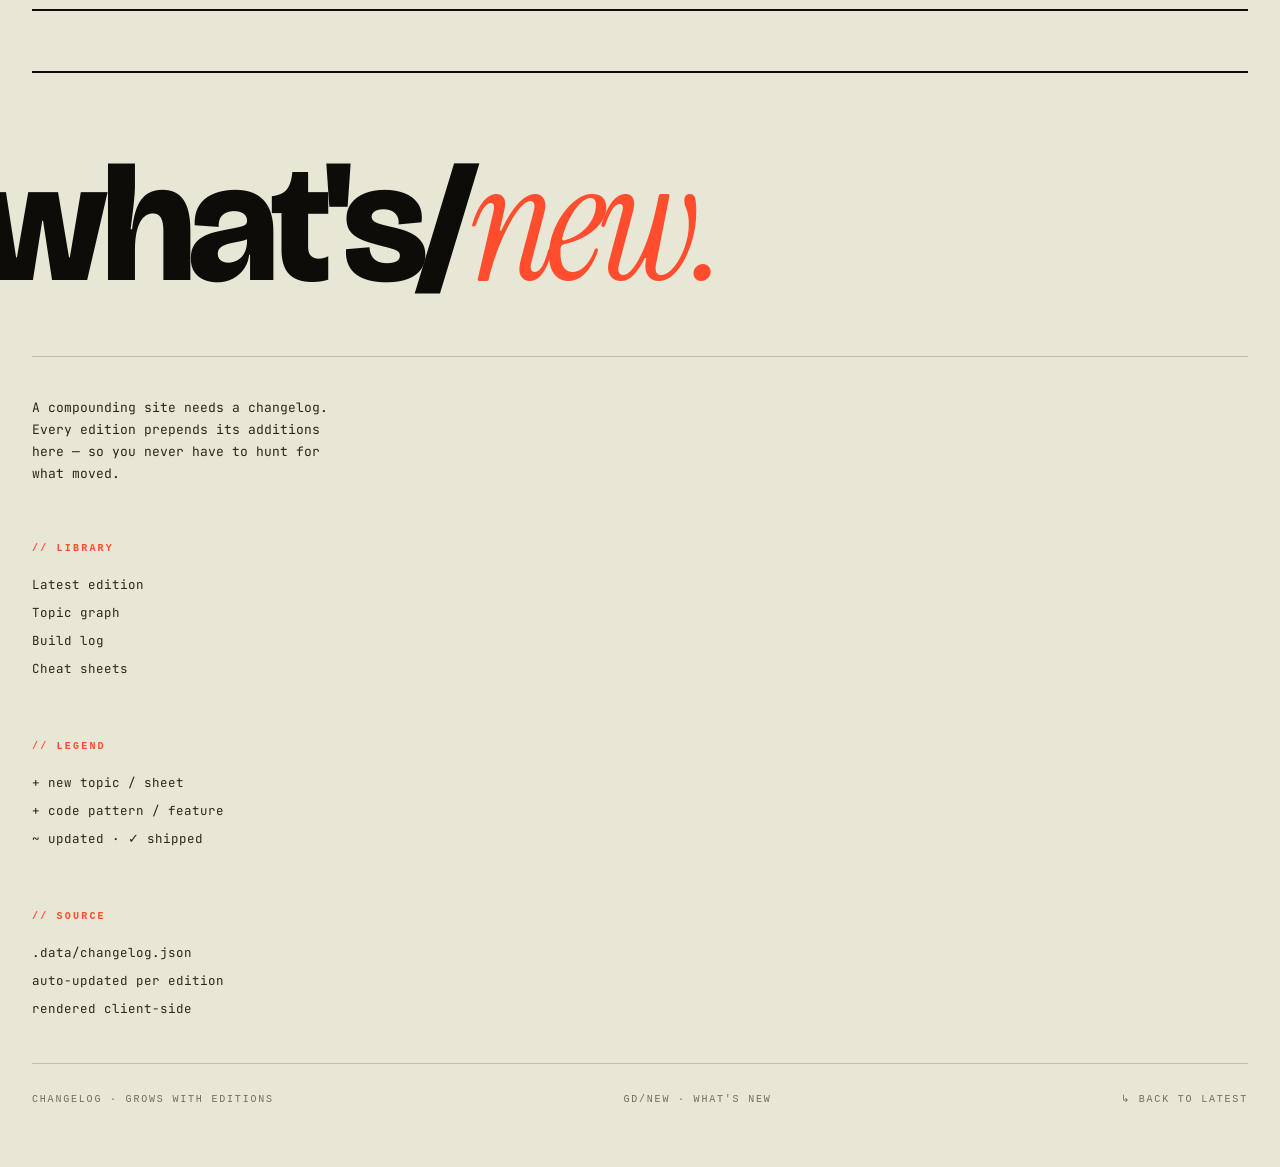
<file: whats-new.html>
<!DOCTYPE html>
<html lang="en">
<head>
  <meta charset="UTF-8">
  <meta name="viewport" content="width=device-width, initial-scale=1.0">
  <title>What's New — Gradient Descent</title>
  <link rel="preconnect" href="https://fonts.googleapis.com">
  <link rel="preconnect" href="https://fonts.gstatic.com" crossorigin>
  <link href="https://fonts.googleapis.com/css2?family=Bricolage+Grotesque:opsz,wght@12..96,400..800&family=JetBrains+Mono:wght@400;500;700&family=Departure+Mono&family=Instrument+Serif:ital@0;1&display=swap" rel="stylesheet">
  <link rel="stylesheet" href="system.css">
  <style>
    .ix-hero { padding: 70px 0 60px; border-bottom: 2px solid var(--ink); }
    .ix-hero .crumbs { margin-bottom: 32px; }
    .ix-hero h1 {
      font-family: var(--display); font-weight: 800;
      font-size: clamp(80px, 13vw, 220px);
      line-height: 0.84; letter-spacing: -0.05em;
      margin-bottom: 32px;
    }
    .ix-hero h1 em { font-family: var(--serif); font-style: italic; font-weight: 300; color: var(--hot); }
    .ix-hero .deck {
      font-family: var(--mono); font-size: 17px; line-height: 1.55;
      color: var(--ink-2); max-width: 70ch; margin-bottom: 36px;
    }
    .ix-hero .deck em { font-family: var(--serif); font-style: italic; color: var(--ink); }

    /* edition group */
    .ed-group { border-top: 2px solid var(--ink); }
    .ed-group:last-child { border-bottom: 2px solid var(--ink); }
    .ed-group-head {
      display: grid;
      grid-template-columns: 120px 1fr auto;
      align-items: baseline;
      gap: 24px;
      padding: 26px 4px 22px;
    }
    .ed-group-head .num {
      font-family: var(--display); font-weight: 800;
      font-size: 56px; letter-spacing: -0.04em; line-height: 0.8;
      color: var(--ink);
    }
    .ed-group-head .num em { font-family: var(--serif); font-style: italic; font-weight: 300; color: var(--hot); }
    .ed-group.latest .num { color: var(--hot); }
    .ed-group-head .meta { font-family: var(--mono); font-size: 14px; color: var(--ink-2); }
    .ed-group-head .meta .cn { font-family: var(--display); font-weight: 700; font-size: 22px; letter-spacing: -0.01em; color: var(--ink); display: block; margin-bottom: 4px; }
    .ed-group-head .meta .cn em { font-family: var(--serif); font-style: italic; font-weight: 300; }
    .ed-group-head .date {
      font-family: var(--depmono); font-size: 11px; letter-spacing: 0.18em;
      color: var(--dim); text-transform: uppercase; text-align: right; white-space: nowrap;
    }
    .ed-group-head .date a { color: var(--hot); }
    .ed-group-head .date .live {
      display: inline-block; margin-top: 6px; padding: 2px 8px;
      background: var(--hot); color: var(--paper);
      font-size: 9.5px; letter-spacing: 0.2em;
    }

    /* entry rows */
    .entry {
      display: grid;
      grid-template-columns: 40px 130px 1fr auto;
      gap: 20px;
      align-items: center;
      padding: 16px 4px;
      border-top: 1px solid var(--line);
      color: inherit;
      transition: background 0.15s;
    }
    a.entry:hover { background: var(--paper-2); }
    .entry .glyph {
      font-family: var(--display); font-weight: 800; font-size: 24px;
      line-height: 1; text-align: center;
    }
    .entry .glyph.add { color: var(--hot); }
    .entry .glyph.blue { color: var(--blue); }
    .entry .glyph.upd { color: var(--dim); }
    .entry .glyph.ship { color: var(--green); }
    .entry .glyph.star { color: var(--ink); }
    .entry .pill {
      font-family: var(--depmono); font-size: 9px; letter-spacing: 0.16em;
      text-transform: uppercase; padding: 4px 8px;
      border: 1px solid var(--line-strong); color: var(--dim);
      justify-self: start; white-space: nowrap;
    }
    .entry .pill.add  { color: var(--hot);  border-color: var(--hot); }
    .entry .pill.blue { color: var(--blue); border-color: var(--blue); }
    .entry .pill.ship { color: var(--green); border-color: var(--green); }
    .entry .pill.star { color: var(--paper); background: var(--ink); border-color: var(--ink); }
    .entry .body { font-family: var(--mono); font-size: 14px; line-height: 1.4; color: var(--ink); }
    .entry .body .lbl { font-weight: 500; }
    .entry .body .det { color: var(--ink-2); font-size: 12.5px; display: block; margin-top: 3px; }
    .entry .go {
      font-family: var(--depmono); font-size: 10px; letter-spacing: 0.18em;
      color: var(--hot); text-transform: uppercase; text-align: right; white-space: nowrap;
    }
    .entry.nolink .go { color: var(--dim); }

    @media (max-width: 720px) {
      .ix-hero { padding: 36px 0 40px; }
      .ix-hero h1 { font-size: clamp(52px, 17vw, 92px); margin-bottom: 22px; line-height: 0.88; }
      .ix-hero .deck { font-size: 14px; margin-bottom: 26px; }

      .ed-group-head { grid-template-columns: 64px 1fr; grid-template-areas: "num meta" "num date"; gap: 6px 16px; padding: 20px 2px 16px; }
      .ed-group-head .num { grid-area: num; font-size: 34px; }
      .ed-group-head .meta { grid-area: meta; font-size: 12.5px; }
      .ed-group-head .meta .cn { font-size: 18px; }
      .ed-group-head .date { grid-area: date; text-align: left; font-size: 9.5px; }

      .entry { grid-template-columns: 28px 1fr; grid-template-areas: "glyph pill" "glyph body" "glyph go"; gap: 4px 12px; padding: 14px 2px; }
      .entry .glyph { grid-area: glyph; font-size: 18px; align-self: start; margin-top: 2px; }
      .entry .pill { grid-area: pill; }
      .entry .body { grid-area: body; font-size: 13px; }
      .entry .body .det { font-size: 11.5px; }
      .entry .go { grid-area: go; text-align: left; }
    }
  </style>
</head>
<body>

  <nav class="top">
    <div class="nav-inner">
      <div class="nav-brand">
        <span class="hash">GD-NEW</span>
        <a href="index.html">GRADIENT/DESCENT</a>
      </div>
      <div class="nav-links">
        <a href="index.html#latest">latest</a>
        <a href="projects/index.html">build-log</a>
        <a href="topics/index.html">topic-graph</a>
        <a href="cheatsheets/index.html">cheatsheets</a>
        <a href="whats-new.html" class="active">what's new</a>
        <a href="index.html#archive">archive</a>
      </div>
      <div class="nav-meta">
        <span>// CHANGELOG</span>
        <span style="color: var(--ink);" id="navCount">—</span>
      </div>
    </div>
  </nav>

  <main class="canvas">

    <section class="ix-hero">
      <div class="crumbs">
        <a href="index.html">gradient/descent</a>
        <span class="sep">/</span>
        <span>what's new</span>
      </div>

      <h1>What's <em>new.</em></h1>

      <p class="deck">Everything added since the last time you looked — new topics, cheat sheets, code patterns, features, roadmap moves, shipped work — newest first, grouped by edition. The site compounds; this is the <em>diff.</em></p>

      <div class="kpi-row">
        <div class="kpi"><div class="lbl">// LATEST</div><div class="v" id="kpiLatest">—</div><div class="delta" id="kpiLatestName">—</div></div>
        <div class="kpi"><div class="lbl">// EDITIONS</div><div class="v" id="kpiEditions">—</div><div class="delta">tracked</div></div>
        <div class="kpi"><div class="lbl">// ADDITIONS</div><div class="v" id="kpiTotal">—</div><div class="delta">all-time</div></div>
        <div class="kpi"><div class="lbl">// THIS EDITION</div><div class="v" id="kpiThis">—</div><div class="delta">changes</div></div>
      </div>
    </section>

    <section class="panel" style="border:0; padding-top:8px;">
      <span class="cmark"></span><span class="cmark tr"></span>
      <div class="panel-head" style="margin-bottom:8px;">
        <span class="id">§ Δ · CHANGELOG</span>
        <h2>The running <em>diff.</em></h2>
        <span class="ts">NEWEST FIRST</span>
        <span class="ref"><a href="index.html#latest">CURRENT EDITION →</a></span>
      </div>

      <div id="feed"><!-- rendered from #changelog below --></div>
    </section>

    <footer class="foot">
      <div class="foot-marquee">what's/<em>new.</em></div>
      <div class="foot-grid">
        <div class="foot-brand"><p>A compounding site needs a changelog. Every edition prepends its additions here — so you never have to hunt for what moved.</p></div>
        <div class="foot-col"><h4>// Library</h4><ul><li><a href="index.html">Latest edition</a></li><li><a href="topics/index.html">Topic graph</a></li><li><a href="projects/index.html">Build log</a></li><li><a href="cheatsheets/index.html">Cheat sheets</a></li></ul></div>
        <div class="foot-col"><h4>// Legend</h4><ul><li>+ new topic / sheet</li><li>+ code pattern / feature</li><li>~ updated · ✓ shipped</li></ul></div>
        <div class="foot-col"><h4>// Source</h4><ul><li>.data/changelog.json</li><li>auto-updated per edition</li><li>rendered client-side</li></ul></div>
      </div>
      <div class="foot-bottom"><span>CHANGELOG · GROWS WITH EDITIONS</span><span>GD/NEW · WHAT'S NEW</span><a href="index.html">↳ BACK TO LATEST</a></div>
    </footer>

  </main>

  <!-- ════ SOURCE OF TRUTH (mirror of .data/changelog.json — kept in sync by the ml-digest skill) ════ -->
  <script id="changelog" type="application/json">
{
  "editions": [
    {
      "edition": "006", "codename": "Composite", "date": "2026-06-02", "url": "index.html",
      "entries": [
        { "type": "new-topic", "label": "Pipelines", "detail": "Leak-free ColumnTransformer + Pipeline — one deployable object", "url": "topics/pipelines.html" },
        { "type": "new-topic", "label": "Prompt Chaining", "detail": "Agent ladder cycle 1/7 — self-correction chains", "url": "topics/prompt-chaining.html" },
        { "type": "new-sheet", "label": "Scikit-learn pipelines", "detail": "24 recipes · 6 sections · the leakage traps", "url": "cheatsheets/sklearn-pipelines.html" },
        { "type": "code-pattern", "label": "Optuna as child runs", "detail": "Pattern 04 on the MLflow topic page", "url": "topics/mlflow.html" },
        { "type": "code-pattern", "label": "step__param tuning", "detail": "Pattern 03 on the Pipelines topic page", "url": "topics/pipelines.html" },
        { "type": "feature", "label": "calendra_pipeline.joblib", "detail": "Single artifact supersedes the v4.1 blob", "url": "projects/calendra-gbm.html" },
        { "type": "roadmap", "label": "GBM roadmap: Pipeline + Optuna now current", "detail": "Steps 1–2 (MLflow) shipped; step 3 Optuna in flight", "url": "projects/calendra-gbm.html" },
        { "type": "updated", "label": "MLflow topic", "detail": "Optuna appearance, pattern 04, roadmap advanced", "url": "topics/mlflow.html" }
      ]
    },
    {
      "edition": "005", "codename": "Ultraviolet", "date": "2026-05-27", "url": "editions/005.html",
      "entries": [
        { "type": "new-topic", "label": "MLflow", "detail": "Experiment tracking — the spine of every Calendra run", "url": "topics/mlflow.html" },
        { "type": "new-sheet", "label": "Jupyter for ML", "detail": "42 recipes · 8 sections", "url": "cheatsheets/jupyter-ml.html" },
        { "type": "code-pattern", "label": "MLflow baseline · sweep · feature A/B", "detail": "Patterns 01–03 on the MLflow topic page", "url": "topics/mlflow.html" },
        { "type": "feature", "label": "desc_embed_sim", "detail": "Description-embedding feature spec'd (icebreaker #1)", "url": "projects/calendra-gbm.html" },
        { "type": "shipped", "label": "GBM: MLflow tracking", "detail": "Baseline experiment tracking landed", "url": "projects/calendra-gbm.html" }
      ]
    },
    {
      "edition": "004", "codename": "Feature Forensics", "date": "2026-04-22", "url": null,
      "entries": [
        { "type": "updated", "label": "SHAP", "detail": "Deepened to interaction effects + feature forensics", "url": "topics/index.html" },
        { "type": "updated", "label": "Features", "detail": "Feature-level analysis of the GBM", "url": "topics/index.html" }
      ]
    },
    {
      "edition": "003", "codename": "The Trace Layer", "date": "2026-04-04", "url": null,
      "entries": [
        { "type": "new-topic", "label": "Tool Use", "detail": "Anthropic SDK function-dispatch loop introduced", "url": "topics/tool-use.html" },
        { "type": "updated", "label": "Observability", "detail": "Agent trace layer", "url": "topics/index.html" }
      ]
    },
    {
      "edition": "002", "codename": "Drift & Drag", "date": "2026-03-27", "url": null,
      "entries": [
        { "type": "new-topic", "label": "Embeddings", "detail": "Sentence transformers as a feature axis", "url": "topics/embeddings.html" },
        { "type": "new-topic", "label": "Drift", "detail": "Data drift detection introduced", "url": "topics/index.html" }
      ]
    },
    {
      "edition": "001", "codename": "Cold Start", "date": "2026-03-21", "url": null,
      "entries": [
        { "type": "new-edition", "label": "GRADIENT DESCENT launches", "detail": "Established the GBM baseline + SHAP", "url": null },
        { "type": "new-topic", "label": "SHAP", "detail": "Explainability anchor topic", "url": "topics/index.html" },
        { "type": "new-topic", "label": "GBM", "detail": "The Calendra classifier", "url": "topics/index.html" }
      ]
    }
  ]
}
  </script>

  <script>
    // Type taxonomy: glyph char, glyph color class, pill class, pill label
    const TYPES = {
      "new-edition": { g: "★", gc: "star", pc: "star", t: "edition" },
      "new-topic":   { g: "+",      gc: "add",  pc: "add",  t: "new topic" },
      "new-sheet":   { g: "+",      gc: "add",  pc: "add",  t: "new sheet" },
      "code-pattern":{ g: "+",      gc: "blue", pc: "blue", t: "code pattern" },
      "feature":     { g: "+",      gc: "blue", pc: "blue", t: "feature" },
      "roadmap":     { g: "~",      gc: "upd",  pc: "",     t: "roadmap" },
      "updated":     { g: "~",      gc: "upd",  pc: "",     t: "updated" },
      "shipped":     { g: "✓", gc: "ship", pc: "ship", t: "shipped" }
    };

    const data = JSON.parse(document.getElementById("changelog").textContent);
    const eds = data.editions || [];
    const feed = document.getElementById("feed");
    const esc = s => (s == null ? "" : String(s).replace(/[&<>"]/g, c => ({ "&":"&amp;","<":"&lt;",">":"&gt;",'"':"&quot;" }[c])));

    let total = 0;
    eds.forEach((ed, i) => {
      total += (ed.entries || []).length;
      const group = document.createElement("section");
      group.className = "ed-group" + (i === 0 ? " latest" : "");

      const isoToDot = (ed.date || "").replace(/-/g, "·");
      const edLink = ed.url ? `<a href="${esc(ed.url)}">view →</a>` : "no snapshot";
      const liveTag = i === 0 ? `<span class="live">LIVE</span>` : "";

      let rows = `
        <div class="ed-group-head">
          <div class="num">${esc(ed.edition)}${i === 0 ? "<em>.</em>" : ""}</div>
          <div class="meta"><span class="cn">${esc(ed.codename)}</span>${(ed.entries||[]).length} change${(ed.entries||[]).length === 1 ? "" : "s"} this edition</div>
          <div class="date">${esc(isoToDot)}<br>${edLink}<br>${liveTag}</div>
        </div>`;

      (ed.entries || []).forEach(en => {
        const ty = TYPES[en.type] || { g: "·", gc: "upd", pc: "", t: en.type };
        const tag = i === 0 ? "a" : (en.url ? "a" : "div");
        const href = en.url ? ` href="${esc(en.url)}"` : "";
        const isLink = !!en.url;
        rows += `
        <${tag} class="entry${isLink ? "" : " nolink"}"${isLink ? href : ""}>
          <div class="glyph ${ty.gc}">${ty.g}</div>
          <div class="pill ${ty.pc}">${esc(ty.t)}</div>
          <div class="body"><span class="lbl">${esc(en.label)}</span>${en.detail ? `<span class="det">${esc(en.detail)}</span>` : ""}</div>
          <div class="go">${isLink ? "open →" : "—"}</div>
        </${tag}>`;
      });

      group.innerHTML = rows;
      feed.appendChild(group);
    });

    // KPIs + nav count
    if (eds.length) {
      document.getElementById("kpiLatest").textContent = "#" + eds[0].edition;
      document.getElementById("kpiLatestName").textContent = eds[0].codename;
      document.getElementById("kpiEditions").textContent = eds.length;
      document.getElementById("kpiTotal").textContent = total;
      document.getElementById("kpiThis").textContent = (eds[0].entries || []).length;
      document.getElementById("navCount").textContent = total + " ADDS";
    }
  </script>
</body>
</html>
</file>
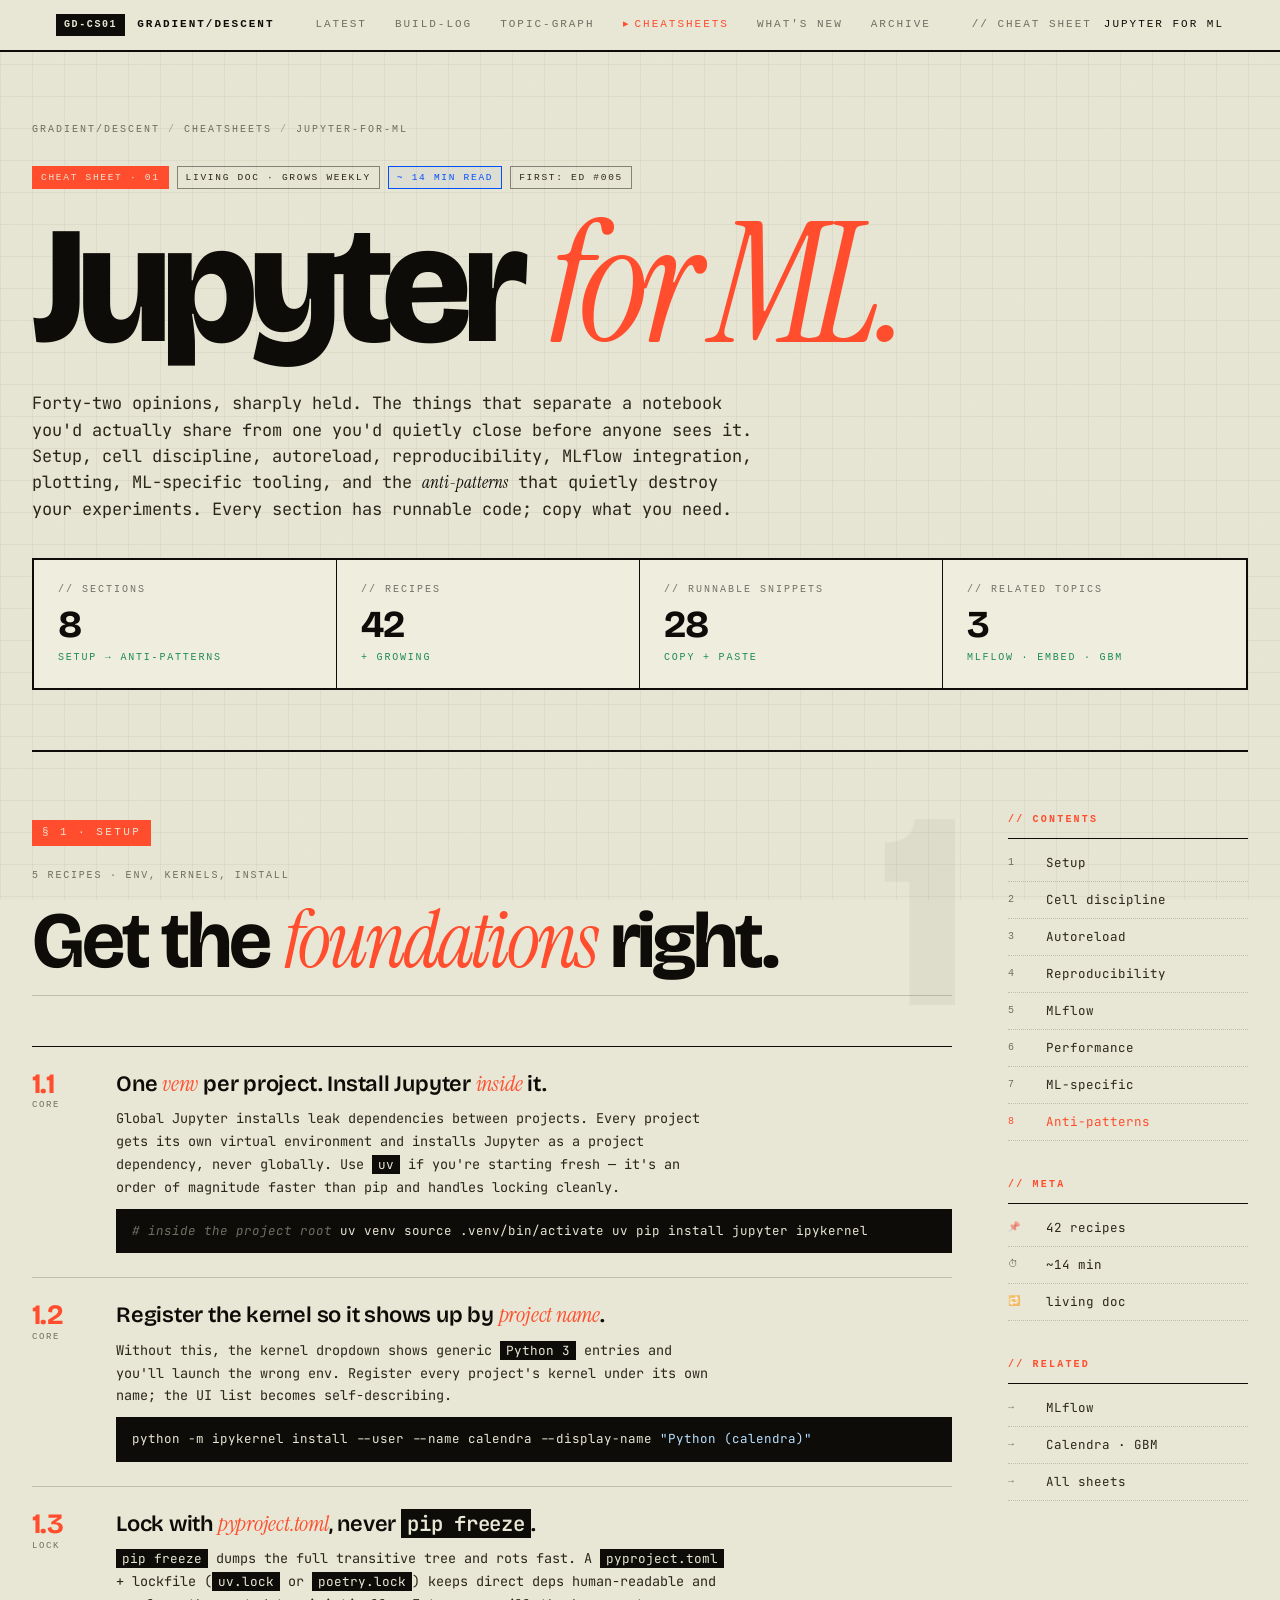
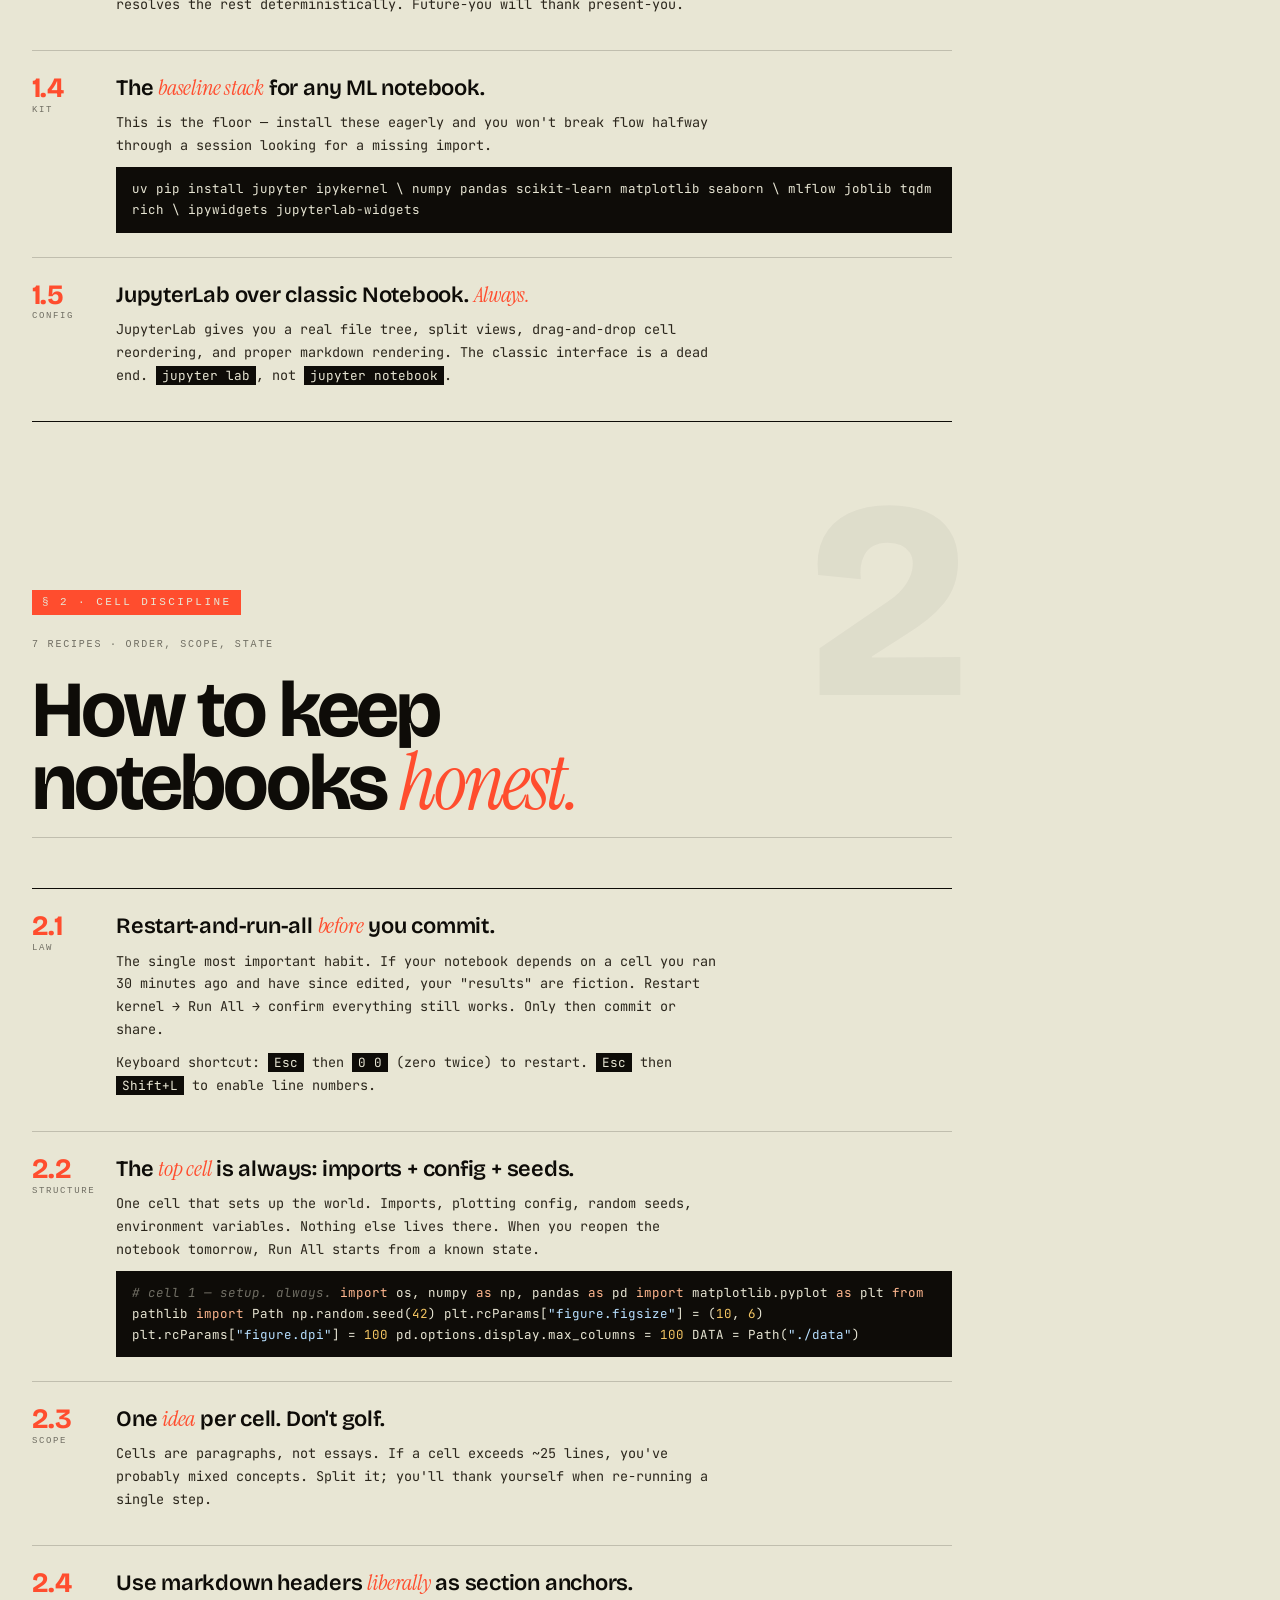
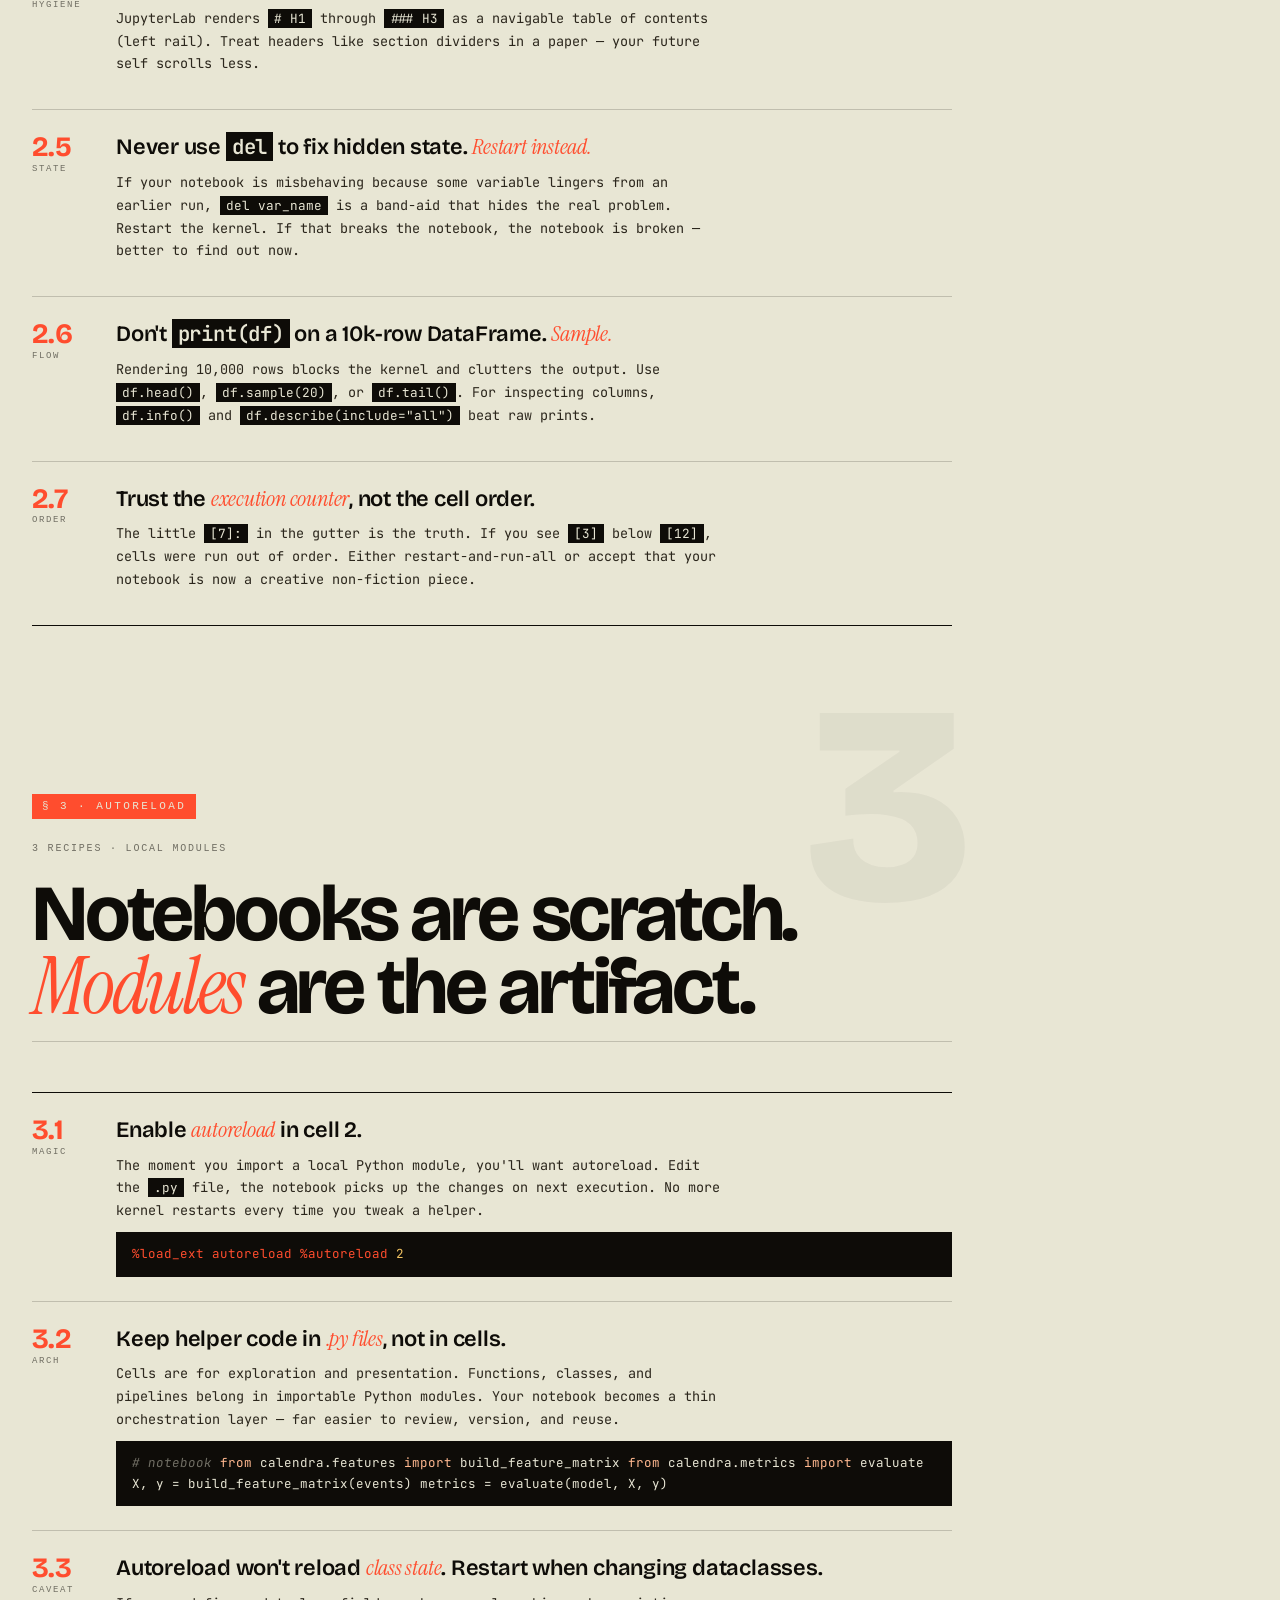
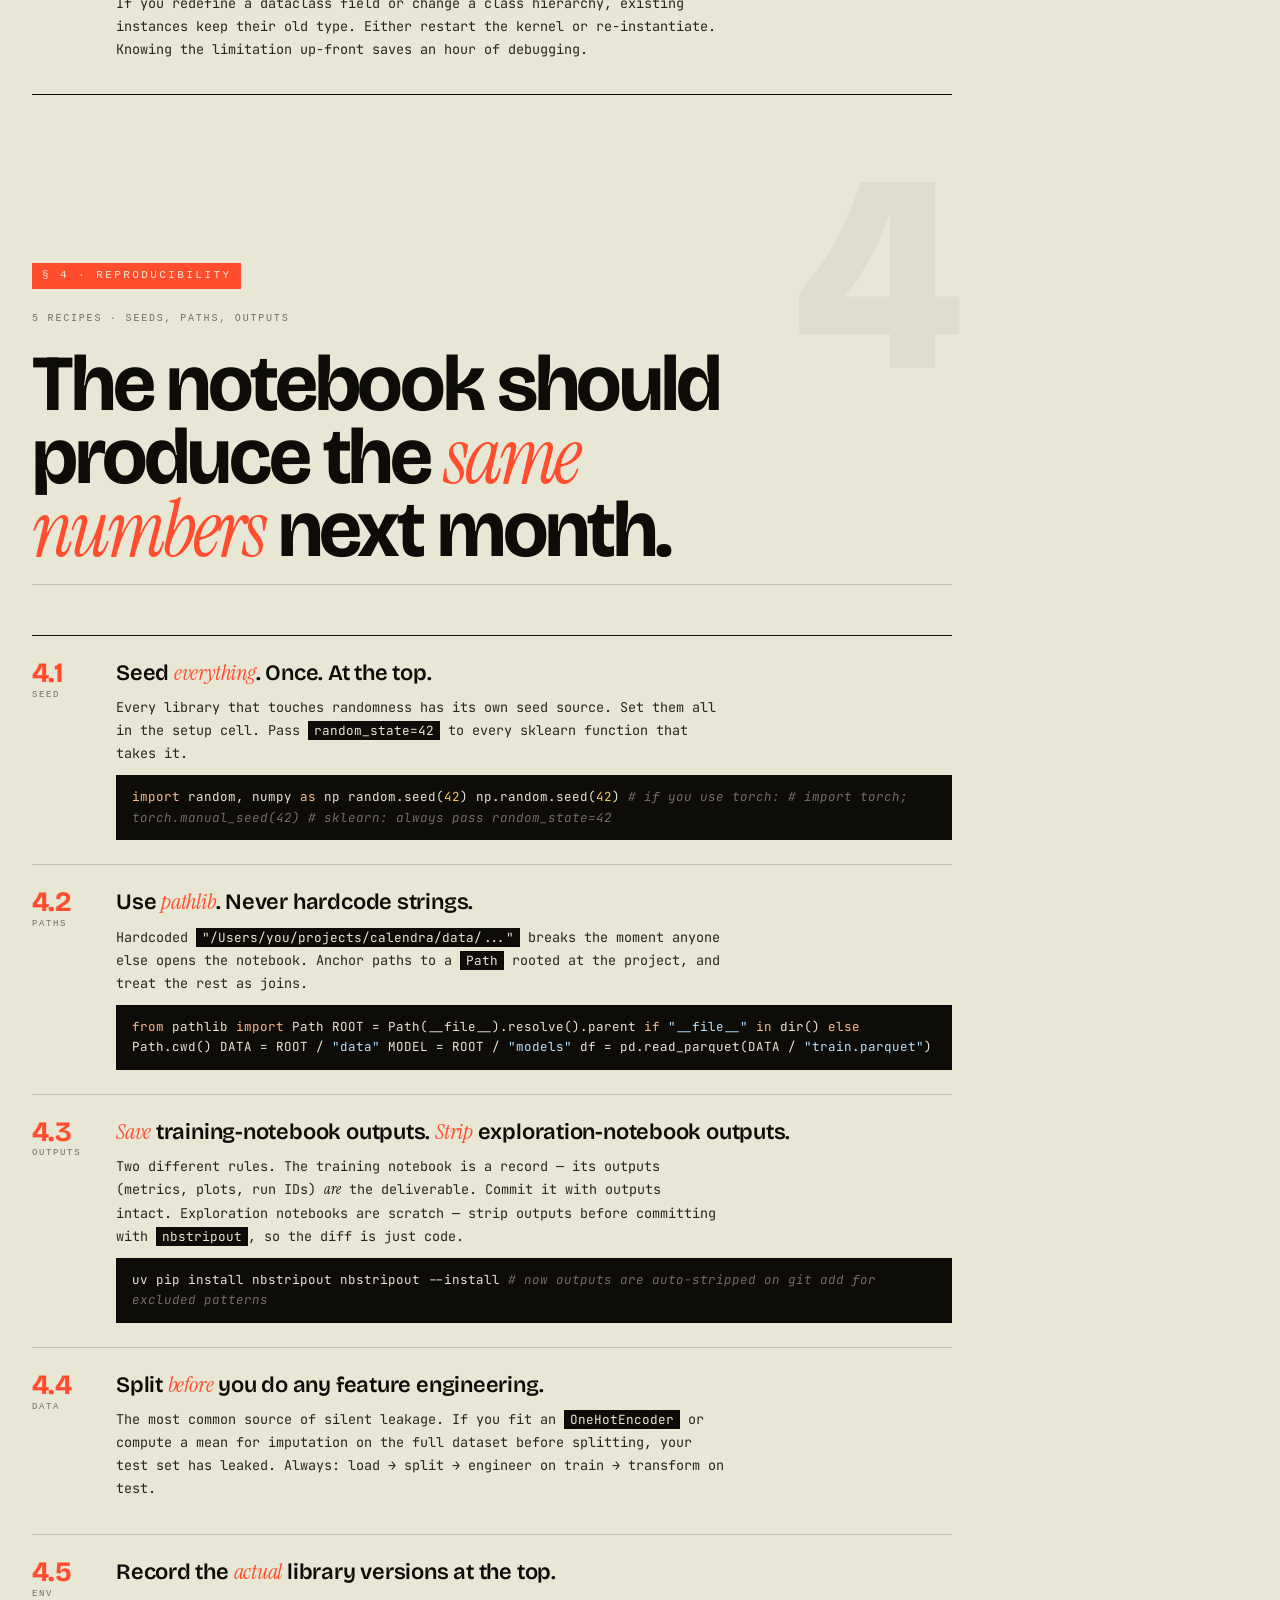
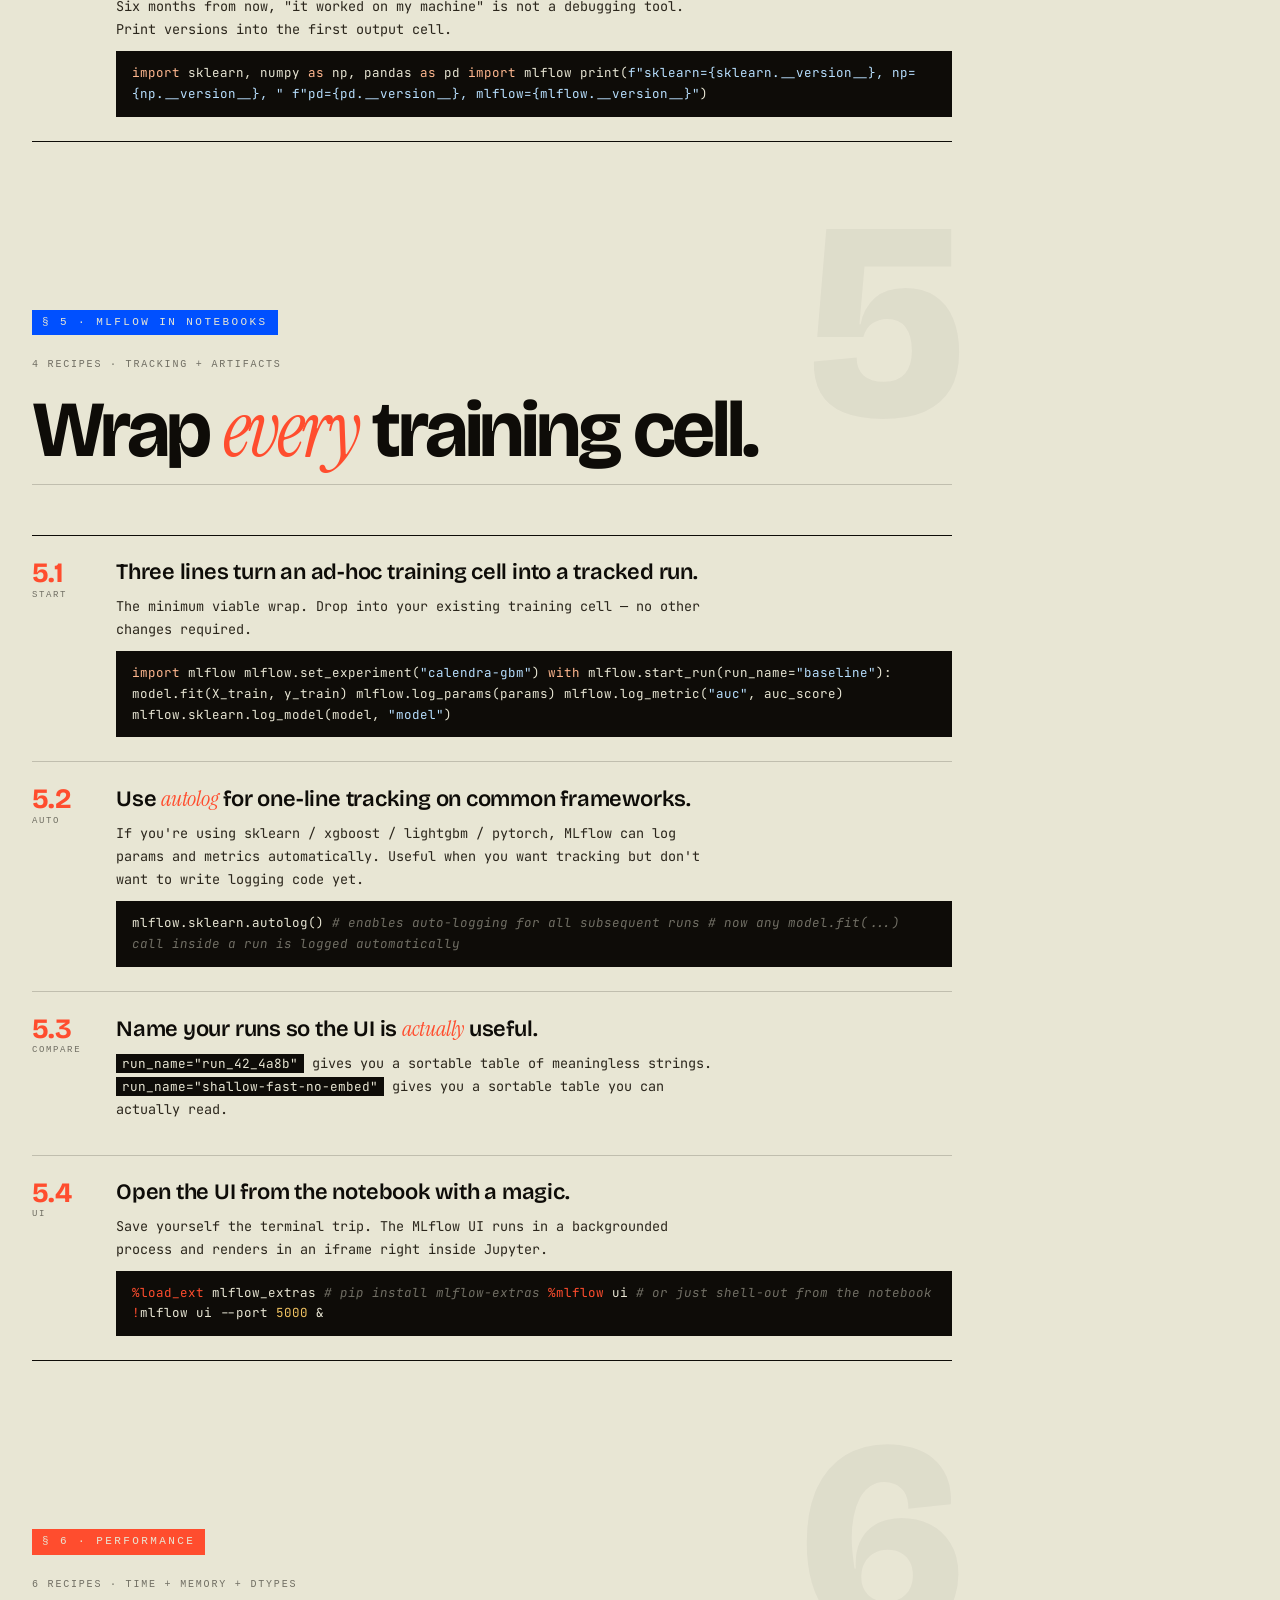
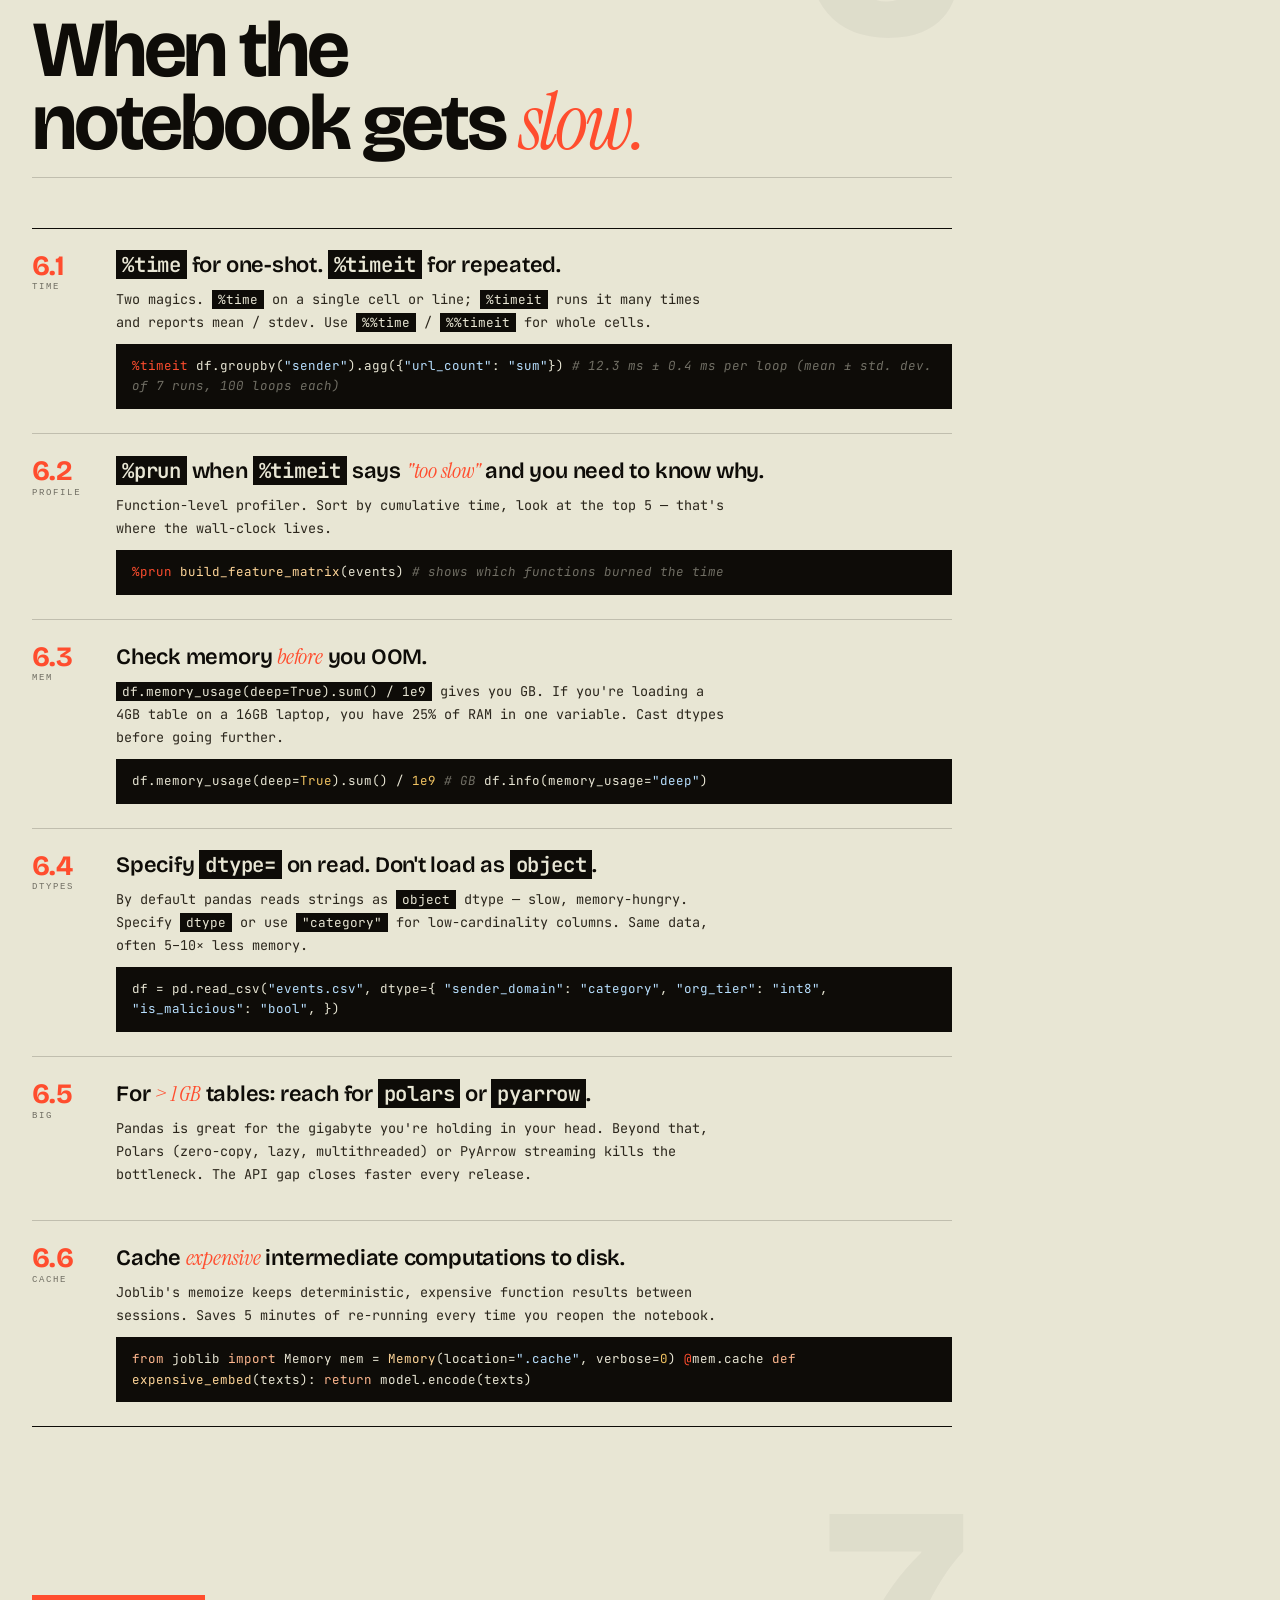
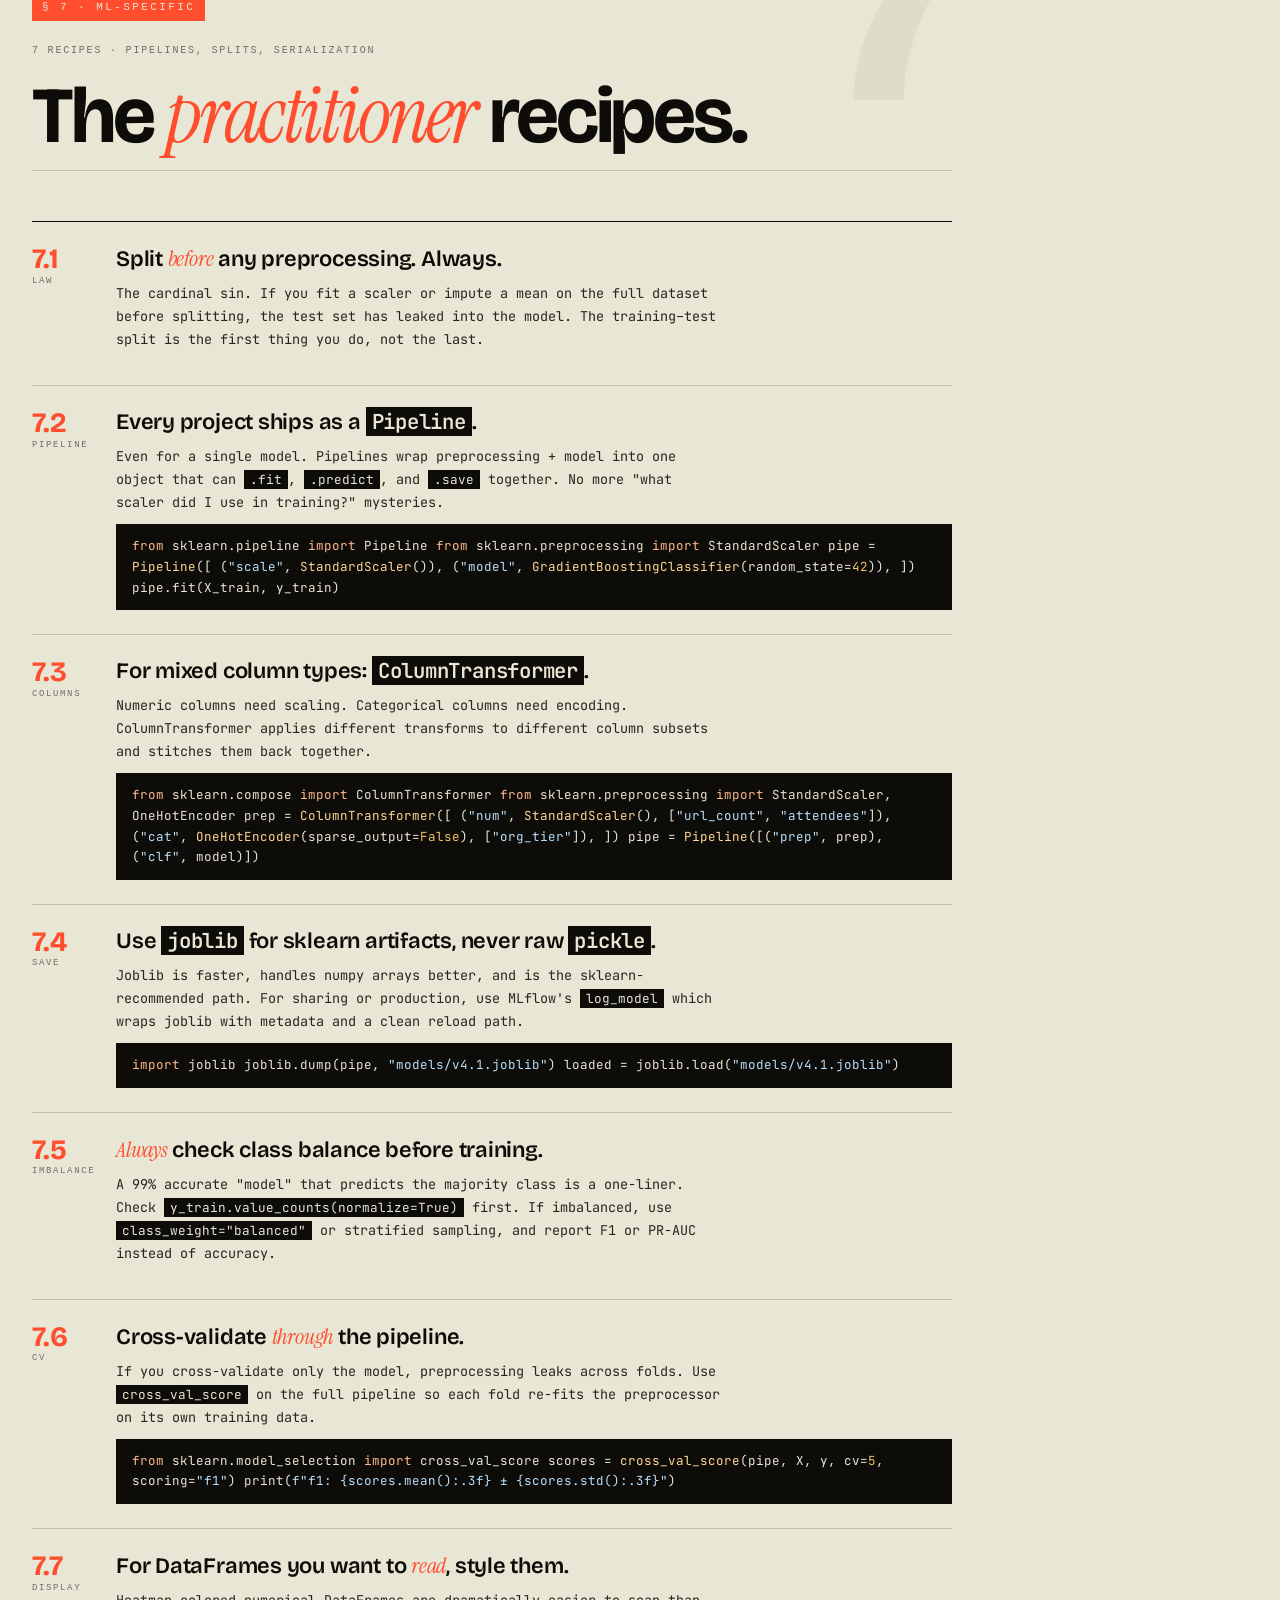
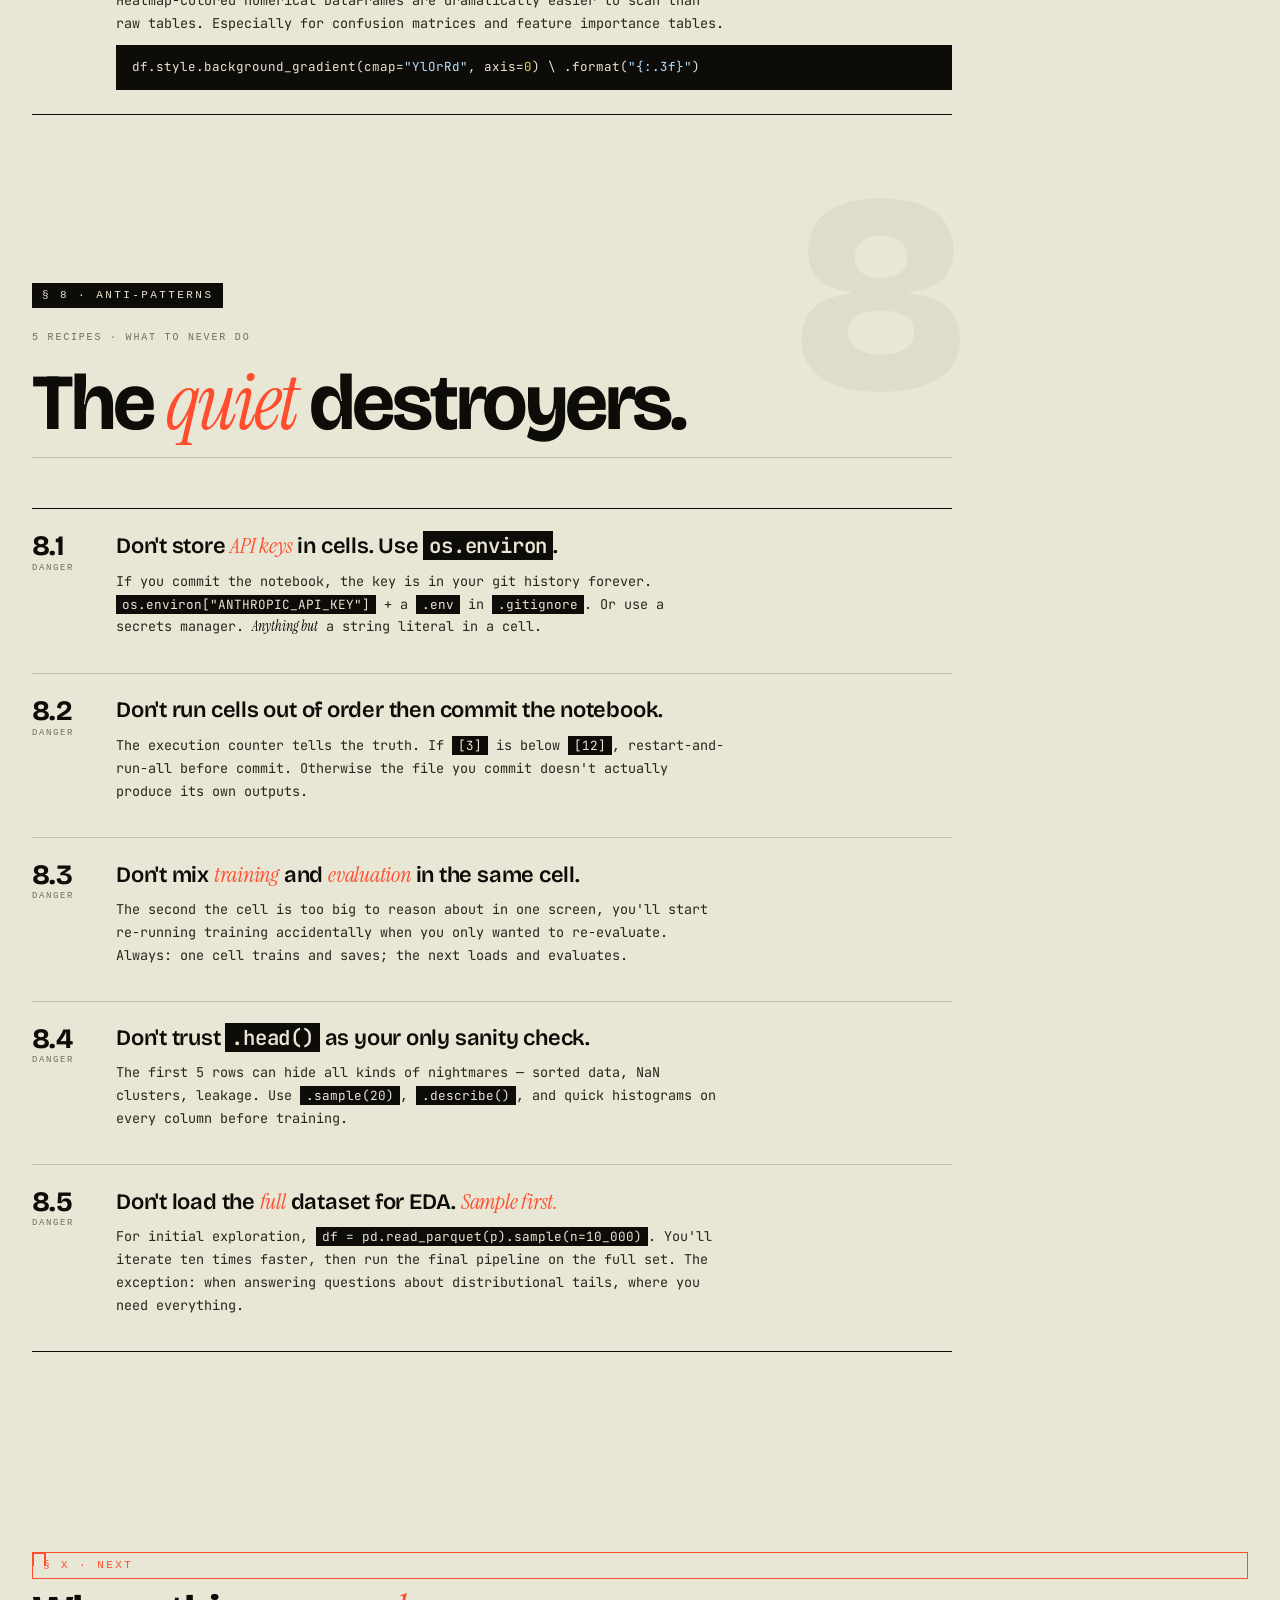
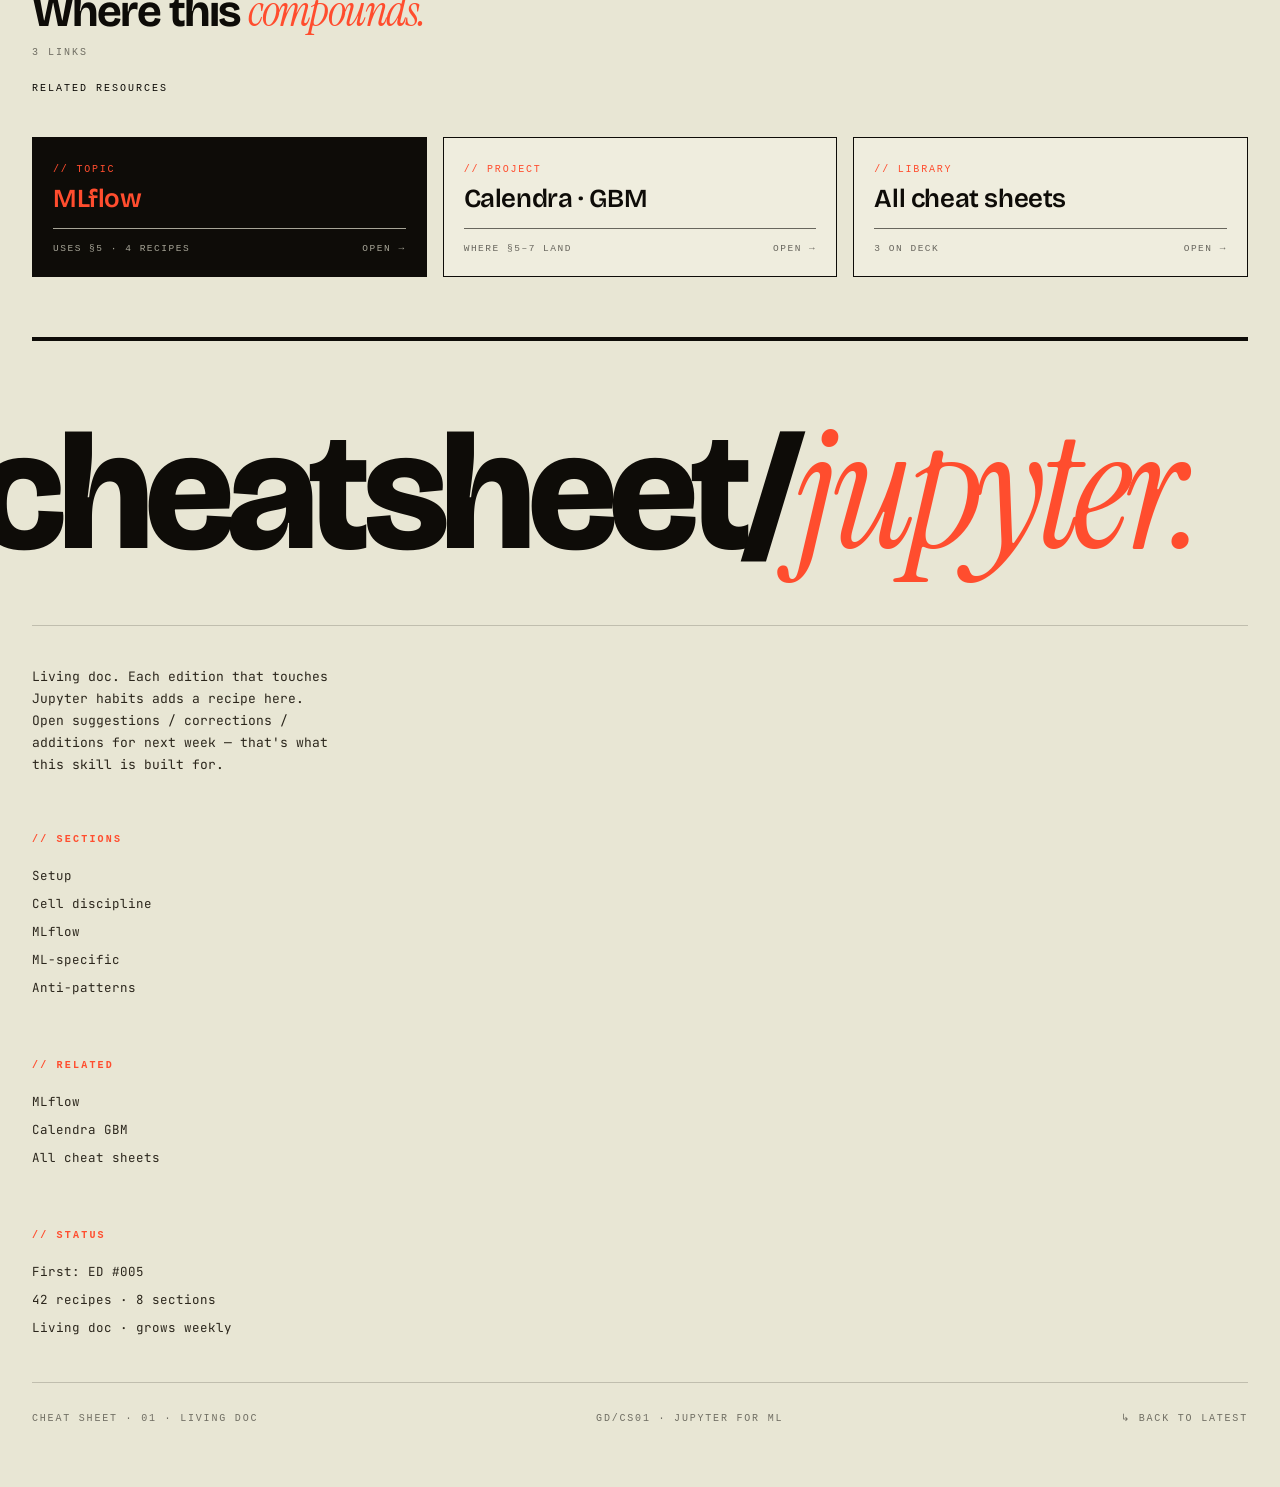
<file: cheatsheets/jupyter-ml.html>
<!DOCTYPE html>
<html lang="en">
<head>
  <meta charset="UTF-8">
  <meta name="viewport" content="width=device-width, initial-scale=1.0">
  <title>Jupyter for ML — Cheat Sheet // Gradient Descent</title>
  <link rel="preconnect" href="https://fonts.googleapis.com">
  <link rel="preconnect" href="https://fonts.gstatic.com" crossorigin>
  <link href="https://fonts.googleapis.com/css2?family=Bricolage+Grotesque:opsz,wght@12..96,400..800&family=JetBrains+Mono:wght@400;500;700&family=Departure+Mono&family=Instrument+Serif:ital@0;1&display=swap" rel="stylesheet">
  <link rel="stylesheet" href="../system.css">
  <style>
    .cs-hero { padding: 70px 0 60px; border-bottom: 2px solid var(--ink); }
    .cs-hero .crumbs { margin-bottom: 28px; }
    .cs-hero .id-row { display: flex; gap: 8px; align-items: center; margin-bottom: 24px; }
    .cs-hero h1 {
      font-family: var(--display); font-weight: 800;
      font-size: clamp(96px, 13vw, 220px);
      line-height: 0.86; letter-spacing: -0.05em;
      margin-bottom: 32px;
    }
    .cs-hero h1 em { font-family: var(--serif); font-style: italic; font-weight: 300; color: var(--hot); }
    .cs-hero .deck {
      font-family: var(--mono); font-size: 17px; line-height: 1.55;
      color: var(--ink-2); max-width: 72ch; margin-bottom: 36px;
    }
    .cs-hero .deck strong { color: var(--ink); font-weight: 500; }
    .cs-hero .deck em { font-family: var(--serif); font-style: italic; color: var(--ink); }

    /* sticky TOC on the right */
    .cs-layout {
      display: grid;
      grid-template-columns: 1fr 240px;
      gap: 56px;
      align-items: start;
      padding-top: 60px;
    }
    .cs-toc {
      position: sticky;
      top: 80px;
      padding-bottom: 40px;
    }
    .cs-toc h4 {
      font-family: var(--depmono);
      font-size: 10px;
      letter-spacing: 0.22em;
      text-transform: uppercase;
      color: var(--hot);
      padding-bottom: 10px;
      border-bottom: 1.5px solid var(--ink);
      margin-bottom: 6px;
    }
    .cs-toc ul { list-style: none; }
    .cs-toc li {
      display: grid;
      grid-template-columns: 28px 1fr;
      gap: 10px;
      align-items: center;
      padding: 8px 0;
      border-bottom: 1px dotted var(--line);
      font-family: var(--mono);
      font-size: 12.5px;
      color: var(--ink-2);
      cursor: pointer;
      transition: color 0.2s;
    }
    .cs-toc li:hover, .cs-toc li.on { color: var(--hot); }
    .cs-toc li .num {
      font-family: var(--depmono);
      font-size: 10px;
      letter-spacing: 0.14em;
      color: var(--dim);
    }
    .cs-toc li.on .num { color: var(--hot); }

    /* recipe item — building block of every section */
    .recipe-list { display: grid; gap: 0; }
    .recipe {
      display: grid;
      grid-template-columns: 60px 1fr;
      gap: 24px;
      padding: 24px 0;
      border-bottom: 1px solid var(--line);
      align-items: start;
    }
    .recipe:first-child { border-top: 1.5px solid var(--ink); }
    .recipe:last-child { border-bottom: 1.5px solid var(--ink); }
    .recipe-num {
      font-family: var(--display);
      font-weight: 700;
      font-size: 28px;
      letter-spacing: -0.02em;
      line-height: 0.95;
      color: var(--hot);
    }
    .recipe-num small {
      display: block;
      font-family: var(--depmono);
      font-size: 9px;
      letter-spacing: 0.18em;
      color: var(--dim);
      font-weight: 400;
      margin-top: 4px;
      text-transform: uppercase;
    }
    .recipe h3 {
      font-family: var(--display);
      font-weight: 600;
      font-size: 22px;
      letter-spacing: -0.01em;
      line-height: 1.15;
      margin-bottom: 10px;
    }
    .recipe h3 em { font-family: var(--serif); font-style: italic; font-weight: 300; color: var(--hot); }
    .recipe p {
      font-family: var(--mono);
      font-size: 13.5px;
      line-height: 1.7;
      color: var(--ink-2);
      max-width: 76ch;
      margin-bottom: 10px;
    }
    .recipe p strong { color: var(--ink); }
    .recipe p em { font-family: var(--serif); font-style: italic; color: var(--ink); }

    .recipe .snippet {
      background: var(--ink);
      color: var(--paper);
      font-family: var(--mono);
      font-size: 12.5px;
      line-height: 1.65;
      padding: 12px 16px;
      margin-top: 10px;
      overflow-x: auto;
    }
    .recipe .snippet .k { color: #ffb88f; }
    .recipe .snippet .s { color: #b8e0ff; }
    .recipe .snippet .c { color: rgba(232,230,212,0.45); font-style: italic; }
    .recipe .snippet .n { color: #f2c462; }
    .recipe .snippet .f { color: #ffd699; }
    .recipe .snippet .pr { color: #ff4d2e; }
  
    @media (max-width: 720px) {
      .cs-hero { padding: 36px 0 40px; }
      .cs-hero h1 { font-size: clamp(56px, 17vw, 96px); margin-bottom: 22px; line-height: 0.88; }
      .cs-hero .id-row { flex-wrap: wrap; gap: 6px; margin-bottom: 20px; }
      .cs-hero .deck { font-size: 14px; line-height: 1.55; margin-bottom: 26px; }

      .cs-layout { grid-template-columns: 1fr; gap: 28px; padding-top: 40px; }
      .cs-toc { position: static; order: -1; padding: 0; margin-bottom: 8px; }
      .cs-toc h4 { font-size: 9.5px; padding-bottom: 8px; }
      .cs-toc ul { display: grid; grid-template-columns: 1fr 1fr; gap: 0; }
      .cs-toc li { padding: 6px 0; font-size: 11.5px; }
      .cs-toc li .num { font-size: 9px; }

      .recipe { grid-template-columns: 44px 1fr; gap: 14px; padding: 18px 0; }
      .recipe-num { font-size: 22px; }
      .recipe-num small { font-size: 8.5px; margin-top: 2px; }
      .recipe h3 { font-size: 18px; line-height: 1.2; margin-bottom: 8px; }
      .recipe p { font-size: 12.5px; line-height: 1.6; }
      .recipe .snippet { font-size: 11px; line-height: 1.6; padding: 10px 12px; }
    }
  </style>
</head>
<body>

  <nav class="top">
    <div class="nav-inner">
      <div class="nav-brand">
        <span class="hash">GD-CS01</span>
        <a href="../index.html">GRADIENT/DESCENT</a>
      </div>
      <div class="nav-links">
        <a href="../index.html#latest">latest</a>
        <a href="../projects/index.html">build-log</a>
        <a href="../topics/index.html">topic-graph</a>
        <a href="index.html" class="active">cheatsheets</a>
        <a href="../whats-new.html">what's new</a>
        <a href="../index.html#archive">archive</a>
      </div>
      <div class="nav-meta">
        <span>// CHEAT SHEET</span>
        <span style="color: var(--ink);">Jupyter for ML</span>
      </div>
    </div>
  </nav>

  <main class="canvas">

    <section class="cs-hero">
      <div class="crumbs">
        <a href="../index.html">gradient/descent</a>
        <span class="sep">/</span>
        <a href="index.html">cheatsheets</a>
        <span class="sep">/</span>
        <span>jupyter-for-ml</span>
      </div>

      <div class="id-row">
        <span class="dm-tag solid-hot">CHEAT SHEET · 01</span>
        <span class="dm-tag">LIVING DOC · GROWS WEEKLY</span>
        <span class="dm-tag blue">~ 14 MIN READ</span>
        <span class="dm-tag">FIRST: ED #005</span>
      </div>

      <h1>Jupyter <em>for ML.</em></h1>

      <p class="deck">Forty-two opinions, sharply held. The things that separate a notebook you'd actually share from one you'd quietly close before anyone sees it. Setup, cell discipline, autoreload, reproducibility, MLflow integration, plotting, ML-specific tooling, and the <em>anti-patterns</em> that quietly destroy your experiments. Every section has runnable code; copy what you need.</p>

      <div class="kpi-row">
        <div class="kpi"><div class="lbl">// SECTIONS</div><div class="v">8</div><div class="delta">setup → anti-patterns</div></div>
        <div class="kpi"><div class="lbl">// RECIPES</div><div class="v">42</div><div class="delta">+ growing</div></div>
        <div class="kpi"><div class="lbl">// RUNNABLE SNIPPETS</div><div class="v">28</div><div class="delta">copy + paste</div></div>
        <div class="kpi"><div class="lbl">// RELATED TOPICS</div><div class="v">3</div><div class="delta">MLflow · Embed · GBM</div></div>
      </div>
    </section>

    <div class="cs-layout">

      <div>

        <!-- ═══════════ §1 · SETUP ═══════════ -->
        <section class="secblock" id="setup" style="padding-top: 0; border-bottom-style: none;">
          <div class="secblock-num-display">1</div>

          <div class="secblock-head">
            <div class="secblock-meta">
              <span class="id">§ 1 · SETUP</span>
              <div class="ref">5 RECIPES · ENV, KERNELS, INSTALL</div>
            </div>
            <h2>Get the <em>foundations</em> right.</h2>
          </div>

          <div class="recipe-list">
            <div class="recipe">
              <div class="recipe-num">1.1<small>core</small></div>
              <div>
                <h3>One <em>venv</em> per project. Install Jupyter <em>inside</em> it.</h3>
                <p>Global Jupyter installs leak dependencies between projects. Every project gets its own virtual environment and installs Jupyter as a project dependency, never globally. Use <code class="inline">uv</code> if you're starting fresh — it's an order of magnitude faster than pip and handles locking cleanly.</p>
                <div class="snippet"><span class="c"># inside the project root</span>
uv venv
source .venv/bin/activate
uv pip install jupyter ipykernel</div>
              </div>
            </div>

            <div class="recipe">
              <div class="recipe-num">1.2<small>core</small></div>
              <div>
                <h3>Register the kernel so it shows up by <em>project name</em>.</h3>
                <p>Without this, the kernel dropdown shows generic <code class="inline">Python 3</code> entries and you'll launch the wrong env. Register every project's kernel under its own name; the UI list becomes self-describing.</p>
                <div class="snippet">python -m ipykernel install --user --name calendra --display-name <span class="s">"Python (calendra)"</span></div>
              </div>
            </div>

            <div class="recipe">
              <div class="recipe-num">1.3<small>lock</small></div>
              <div>
                <h3>Lock with <em>pyproject.toml</em>, never <code class="inline">pip freeze</code>.</h3>
                <p><code class="inline">pip freeze</code> dumps the full transitive tree and rots fast. A <code class="inline">pyproject.toml</code> + lockfile (<code class="inline">uv.lock</code> or <code class="inline">poetry.lock</code>) keeps direct deps human-readable and resolves the rest deterministically. Future-you will thank present-you.</p>
              </div>
            </div>

            <div class="recipe">
              <div class="recipe-num">1.4<small>kit</small></div>
              <div>
                <h3>The <em>baseline stack</em> for any ML notebook.</h3>
                <p>This is the floor — install these eagerly and you won't break flow halfway through a session looking for a missing import.</p>
                <div class="snippet">uv pip install jupyter ipykernel \
  numpy pandas scikit-learn matplotlib seaborn \
  mlflow joblib tqdm rich \
  ipywidgets jupyterlab-widgets</div>
              </div>
            </div>

            <div class="recipe">
              <div class="recipe-num">1.5<small>config</small></div>
              <div>
                <h3>JupyterLab over classic Notebook. <em>Always.</em></h3>
                <p>JupyterLab gives you a real file tree, split views, drag-and-drop cell reordering, and proper markdown rendering. The classic interface is a dead end. <code class="inline">jupyter lab</code>, not <code class="inline">jupyter notebook</code>.</p>
              </div>
            </div>
          </div>
        </section>

        <!-- ═══════════ §2 · CELL DISCIPLINE ═══════════ -->
        <section class="secblock" id="cells" style="border-bottom-style: none;">
          <div class="secblock-num-display">2</div>

          <div class="secblock-head">
            <div class="secblock-meta">
              <span class="id">§ 2 · CELL DISCIPLINE</span>
              <div class="ref">7 RECIPES · ORDER, SCOPE, STATE</div>
            </div>
            <h2>How to keep notebooks <em>honest.</em></h2>
          </div>

          <div class="recipe-list">
            <div class="recipe">
              <div class="recipe-num">2.1<small>law</small></div>
              <div>
                <h3>Restart-and-run-all <em>before</em> you commit.</h3>
                <p>The single most important habit. If your notebook depends on a cell you ran 30 minutes ago and have since edited, your "results" are fiction. Restart kernel → Run All → confirm everything still works. Only then commit or share.</p>
                <p>Keyboard shortcut: <code class="inline">Esc</code> then <code class="inline">0 0</code> (zero twice) to restart. <code class="inline">Esc</code> then <code class="inline">Shift+L</code> to enable line numbers.</p>
              </div>
            </div>

            <div class="recipe">
              <div class="recipe-num">2.2<small>structure</small></div>
              <div>
                <h3>The <em>top cell</em> is always: imports + config + seeds.</h3>
                <p>One cell that sets up the world. Imports, plotting config, random seeds, environment variables. Nothing else lives there. When you reopen the notebook tomorrow, Run All starts from a known state.</p>
                <div class="snippet"><span class="c"># cell 1 — setup. always.</span>
<span class="k">import</span> os, numpy <span class="k">as</span> np, pandas <span class="k">as</span> pd
<span class="k">import</span> matplotlib.pyplot <span class="k">as</span> plt
<span class="k">from</span> pathlib <span class="k">import</span> Path

np.random.seed(<span class="n">42</span>)
plt.rcParams[<span class="s">"figure.figsize"</span>] = (<span class="n">10</span>, <span class="n">6</span>)
plt.rcParams[<span class="s">"figure.dpi"</span>] = <span class="n">100</span>
pd.options.display.max_columns = <span class="n">100</span>

DATA = Path(<span class="s">"./data"</span>)</div>
              </div>
            </div>

            <div class="recipe">
              <div class="recipe-num">2.3<small>scope</small></div>
              <div>
                <h3>One <em>idea</em> per cell. Don't golf.</h3>
                <p>Cells are paragraphs, not essays. If a cell exceeds ~25 lines, you've probably mixed concepts. Split it; you'll thank yourself when re-running a single step.</p>
              </div>
            </div>

            <div class="recipe">
              <div class="recipe-num">2.4<small>hygiene</small></div>
              <div>
                <h3>Use markdown headers <em>liberally</em> as section anchors.</h3>
                <p>JupyterLab renders <code class="inline"># H1</code> through <code class="inline">### H3</code> as a navigable table of contents (left rail). Treat headers like section dividers in a paper — your future self scrolls less.</p>
              </div>
            </div>

            <div class="recipe">
              <div class="recipe-num">2.5<small>state</small></div>
              <div>
                <h3>Never use <code class="inline">del</code> to fix hidden state. <em>Restart instead.</em></h3>
                <p>If your notebook is misbehaving because some variable lingers from an earlier run, <code class="inline">del var_name</code> is a band-aid that hides the real problem. Restart the kernel. If that breaks the notebook, the notebook is broken — better to find out now.</p>
              </div>
            </div>

            <div class="recipe">
              <div class="recipe-num">2.6<small>flow</small></div>
              <div>
                <h3>Don't <code class="inline">print(df)</code> on a 10k-row DataFrame. <em>Sample.</em></h3>
                <p>Rendering 10,000 rows blocks the kernel and clutters the output. Use <code class="inline">df.head()</code>, <code class="inline">df.sample(20)</code>, or <code class="inline">df.tail()</code>. For inspecting columns, <code class="inline">df.info()</code> and <code class="inline">df.describe(include="all")</code> beat raw prints.</p>
              </div>
            </div>

            <div class="recipe">
              <div class="recipe-num">2.7<small>order</small></div>
              <div>
                <h3>Trust the <em>execution counter</em>, not the cell order.</h3>
                <p>The little <code class="inline">[7]:</code> in the gutter is the truth. If you see <code class="inline">[3]</code> below <code class="inline">[12]</code>, cells were run out of order. Either restart-and-run-all or accept that your notebook is now a creative non-fiction piece.</p>
              </div>
            </div>
          </div>
        </section>

        <!-- ═══════════ §3 · AUTORELOAD ═══════════ -->
        <section class="secblock" id="autoreload" style="border-bottom-style: none;">
          <div class="secblock-num-display">3</div>

          <div class="secblock-head">
            <div class="secblock-meta">
              <span class="id">§ 3 · AUTORELOAD</span>
              <div class="ref">3 RECIPES · LOCAL MODULES</div>
            </div>
            <h2>Notebooks are scratch. <em>Modules</em> are the artifact.</h2>
          </div>

          <div class="recipe-list">
            <div class="recipe">
              <div class="recipe-num">3.1<small>magic</small></div>
              <div>
                <h3>Enable <em>autoreload</em> in cell 2.</h3>
                <p>The moment you import a local Python module, you'll want autoreload. Edit the <code class="inline">.py</code> file, the notebook picks up the changes on next execution. No more kernel restarts every time you tweak a helper.</p>
                <div class="snippet"><span class="pr">%load_ext autoreload</span>
<span class="pr">%autoreload</span> <span class="n">2</span></div>
              </div>
            </div>

            <div class="recipe">
              <div class="recipe-num">3.2<small>arch</small></div>
              <div>
                <h3>Keep helper code in <em>.py files</em>, not in cells.</h3>
                <p>Cells are for exploration and presentation. Functions, classes, and pipelines belong in importable Python modules. Your notebook becomes a thin orchestration layer — far easier to review, version, and reuse.</p>
                <div class="snippet"><span class="c"># notebook</span>
<span class="k">from</span> calendra.features <span class="k">import</span> build_feature_matrix
<span class="k">from</span> calendra.metrics  <span class="k">import</span> evaluate

X, y = build_feature_matrix(events)
metrics = evaluate(model, X, y)</div>
              </div>
            </div>

            <div class="recipe">
              <div class="recipe-num">3.3<small>caveat</small></div>
              <div>
                <h3>Autoreload won't reload <em>class state</em>. Restart when changing dataclasses.</h3>
                <p>If you redefine a dataclass field or change a class hierarchy, existing instances keep their old type. Either restart the kernel or re-instantiate. Knowing the limitation up-front saves an hour of debugging.</p>
              </div>
            </div>
          </div>
        </section>

        <!-- ═══════════ §4 · REPRODUCIBILITY ═══════════ -->
        <section class="secblock" id="repro" style="border-bottom-style: none;">
          <div class="secblock-num-display">4</div>

          <div class="secblock-head">
            <div class="secblock-meta">
              <span class="id">§ 4 · REPRODUCIBILITY</span>
              <div class="ref">5 RECIPES · SEEDS, PATHS, OUTPUTS</div>
            </div>
            <h2>The notebook should produce the <em>same numbers</em> next month.</h2>
          </div>

          <div class="recipe-list">
            <div class="recipe">
              <div class="recipe-num">4.1<small>seed</small></div>
              <div>
                <h3>Seed <em>everything</em>. Once. At the top.</h3>
                <p>Every library that touches randomness has its own seed source. Set them all in the setup cell. Pass <code class="inline">random_state=42</code> to every sklearn function that takes it.</p>
                <div class="snippet"><span class="k">import</span> random, numpy <span class="k">as</span> np
random.seed(<span class="n">42</span>)
np.random.seed(<span class="n">42</span>)

<span class="c"># if you use torch:</span>
<span class="c"># import torch; torch.manual_seed(42)</span>

<span class="c"># sklearn: always pass random_state=42</span></div>
              </div>
            </div>

            <div class="recipe">
              <div class="recipe-num">4.2<small>paths</small></div>
              <div>
                <h3>Use <em>pathlib</em>. Never hardcode strings.</h3>
                <p>Hardcoded <code class="inline">"/Users/you/projects/calendra/data/..."</code> breaks the moment anyone else opens the notebook. Anchor paths to a <code class="inline">Path</code> rooted at the project, and treat the rest as joins.</p>
                <div class="snippet"><span class="k">from</span> pathlib <span class="k">import</span> Path

ROOT  = Path(__file__).resolve().parent <span class="k">if</span> <span class="s">"__file__"</span> <span class="k">in</span> dir() <span class="k">else</span> Path.cwd()
DATA  = ROOT / <span class="s">"data"</span>
MODEL = ROOT / <span class="s">"models"</span>

df = pd.read_parquet(DATA / <span class="s">"train.parquet"</span>)</div>
              </div>
            </div>

            <div class="recipe">
              <div class="recipe-num">4.3<small>outputs</small></div>
              <div>
                <h3><em>Save</em> training-notebook outputs. <em>Strip</em> exploration-notebook outputs.</h3>
                <p>Two different rules. The training notebook is a record — its outputs (metrics, plots, run IDs) <em>are</em> the deliverable. Commit it with outputs intact. Exploration notebooks are scratch — strip outputs before committing with <code class="inline">nbstripout</code>, so the diff is just code.</p>
                <div class="snippet">uv pip install nbstripout
nbstripout --install
<span class="c"># now outputs are auto-stripped on git add for excluded patterns</span></div>
              </div>
            </div>

            <div class="recipe">
              <div class="recipe-num">4.4<small>data</small></div>
              <div>
                <h3>Split <em>before</em> you do any feature engineering.</h3>
                <p>The most common source of silent leakage. If you fit an <code class="inline">OneHotEncoder</code> or compute a mean for imputation on the full dataset before splitting, your test set has leaked. Always: load → split → engineer on train → transform on test.</p>
              </div>
            </div>

            <div class="recipe">
              <div class="recipe-num">4.5<small>env</small></div>
              <div>
                <h3>Record the <em>actual</em> library versions at the top.</h3>
                <p>Six months from now, "it worked on my machine" is not a debugging tool. Print versions into the first output cell.</p>
                <div class="snippet"><span class="k">import</span> sklearn, numpy <span class="k">as</span> np, pandas <span class="k">as</span> pd
<span class="k">import</span> mlflow

print(<span class="s">f"sklearn={sklearn.__version__}, np={np.__version__}, "</span>
      <span class="s">f"pd={pd.__version__}, mlflow={mlflow.__version__}"</span>)</div>
              </div>
            </div>
          </div>
        </section>

        <!-- ═══════════ §5 · MLFLOW IN NOTEBOOKS ═══════════ -->
        <section class="secblock" id="mlflow" style="border-bottom-style: none;">
          <div class="secblock-num-display">5</div>

          <div class="secblock-head">
            <div class="secblock-meta">
              <span class="id blue">§ 5 · MLFLOW IN NOTEBOOKS</span>
              <div class="ref">4 RECIPES · TRACKING + ARTIFACTS</div>
            </div>
            <h2>Wrap <em>every</em> training cell.</h2>
          </div>

          <div class="recipe-list">
            <div class="recipe">
              <div class="recipe-num">5.1<small>start</small></div>
              <div>
                <h3>Three lines turn an ad-hoc training cell into a tracked run.</h3>
                <p>The minimum viable wrap. Drop into your existing training cell — no other changes required.</p>
                <div class="snippet"><span class="k">import</span> mlflow
mlflow.set_experiment(<span class="s">"calendra-gbm"</span>)

<span class="k">with</span> mlflow.start_run(run_name=<span class="s">"baseline"</span>):
    model.fit(X_train, y_train)
    mlflow.log_params(params)
    mlflow.log_metric(<span class="s">"auc"</span>, auc_score)
    mlflow.sklearn.log_model(model, <span class="s">"model"</span>)</div>
              </div>
            </div>

            <div class="recipe">
              <div class="recipe-num">5.2<small>auto</small></div>
              <div>
                <h3>Use <em>autolog</em> for one-line tracking on common frameworks.</h3>
                <p>If you're using sklearn / xgboost / lightgbm / pytorch, MLflow can log params and metrics automatically. Useful when you want tracking but don't want to write logging code yet.</p>
                <div class="snippet">mlflow.sklearn.autolog()  <span class="c"># enables auto-logging for all subsequent runs</span>

<span class="c"># now any model.fit(...) call inside a run is logged automatically</span></div>
              </div>
            </div>

            <div class="recipe">
              <div class="recipe-num">5.3<small>compare</small></div>
              <div>
                <h3>Name your runs so the UI is <em>actually</em> useful.</h3>
                <p><code class="inline">run_name="run_42_4a8b"</code> gives you a sortable table of meaningless strings. <code class="inline">run_name="shallow-fast-no-embed"</code> gives you a sortable table you can actually read.</p>
              </div>
            </div>

            <div class="recipe">
              <div class="recipe-num">5.4<small>ui</small></div>
              <div>
                <h3>Open the UI from the notebook with a magic.</h3>
                <p>Save yourself the terminal trip. The MLflow UI runs in a backgrounded process and renders in an iframe right inside Jupyter.</p>
                <div class="snippet"><span class="pr">%load_ext</span> mlflow_extras  <span class="c"># pip install mlflow-extras</span>
<span class="pr">%mlflow</span> ui

<span class="c"># or just shell-out from the notebook</span>
<span class="pr">!</span>mlflow ui --port <span class="n">5000</span> &</div>
              </div>
            </div>
          </div>
        </section>

        <!-- ═══════════ §6 · PERFORMANCE ═══════════ -->
        <section class="secblock" id="perf" style="border-bottom-style: none;">
          <div class="secblock-num-display">6</div>

          <div class="secblock-head">
            <div class="secblock-meta">
              <span class="id">§ 6 · PERFORMANCE</span>
              <div class="ref">6 RECIPES · TIME + MEMORY + DTYPES</div>
            </div>
            <h2>When the notebook gets <em>slow.</em></h2>
          </div>

          <div class="recipe-list">
            <div class="recipe">
              <div class="recipe-num">6.1<small>time</small></div>
              <div>
                <h3><code class="inline">%time</code> for one-shot. <code class="inline">%timeit</code> for repeated.</h3>
                <p>Two magics. <code class="inline">%time</code> on a single cell or line; <code class="inline">%timeit</code> runs it many times and reports mean / stdev. Use <code class="inline">%%time</code> / <code class="inline">%%timeit</code> for whole cells.</p>
                <div class="snippet"><span class="pr">%timeit</span> df.groupby(<span class="s">"sender"</span>).agg({<span class="s">"url_count"</span>: <span class="s">"sum"</span>})
<span class="c"># 12.3 ms ± 0.4 ms per loop (mean ± std. dev. of 7 runs, 100 loops each)</span></div>
              </div>
            </div>

            <div class="recipe">
              <div class="recipe-num">6.2<small>profile</small></div>
              <div>
                <h3><code class="inline">%prun</code> when <code class="inline">%timeit</code> says <em>"too slow"</em> and you need to know why.</h3>
                <p>Function-level profiler. Sort by cumulative time, look at the top 5 — that's where the wall-clock lives.</p>
                <div class="snippet"><span class="pr">%prun</span> <span class="f">build_feature_matrix</span>(events)
<span class="c"># shows which functions burned the time</span></div>
              </div>
            </div>

            <div class="recipe">
              <div class="recipe-num">6.3<small>mem</small></div>
              <div>
                <h3>Check memory <em>before</em> you OOM.</h3>
                <p><code class="inline">df.memory_usage(deep=True).sum() / 1e9</code> gives you GB. If you're loading a 4GB table on a 16GB laptop, you have 25% of RAM in one variable. Cast dtypes before going further.</p>
                <div class="snippet">df.memory_usage(deep=<span class="n">True</span>).sum() / <span class="n">1e9</span>  <span class="c"># GB</span>
df.info(memory_usage=<span class="s">"deep"</span>)</div>
              </div>
            </div>

            <div class="recipe">
              <div class="recipe-num">6.4<small>dtypes</small></div>
              <div>
                <h3>Specify <code class="inline">dtype=</code> on read. Don't load as <code class="inline">object</code>.</h3>
                <p>By default pandas reads strings as <code class="inline">object</code> dtype — slow, memory-hungry. Specify <code class="inline">dtype</code> or use <code class="inline">"category"</code> for low-cardinality columns. Same data, often 5–10× less memory.</p>
                <div class="snippet">df = pd.read_csv(<span class="s">"events.csv"</span>, dtype={
    <span class="s">"sender_domain"</span>: <span class="s">"category"</span>,
    <span class="s">"org_tier"</span>:       <span class="s">"int8"</span>,
    <span class="s">"is_malicious"</span>:   <span class="s">"bool"</span>,
})</div>
              </div>
            </div>

            <div class="recipe">
              <div class="recipe-num">6.5<small>big</small></div>
              <div>
                <h3>For <em>&gt; 1 GB</em> tables: reach for <code class="inline">polars</code> or <code class="inline">pyarrow</code>.</h3>
                <p>Pandas is great for the gigabyte you're holding in your head. Beyond that, Polars (zero-copy, lazy, multithreaded) or PyArrow streaming kills the bottleneck. The API gap closes faster every release.</p>
              </div>
            </div>

            <div class="recipe">
              <div class="recipe-num">6.6<small>cache</small></div>
              <div>
                <h3>Cache <em>expensive</em> intermediate computations to disk.</h3>
                <p>Joblib's memoize keeps deterministic, expensive function results between sessions. Saves 5 minutes of re-running every time you reopen the notebook.</p>
                <div class="snippet"><span class="k">from</span> joblib <span class="k">import</span> Memory
mem = <span class="f">Memory</span>(location=<span class="s">".cache"</span>, verbose=<span class="n">0</span>)

<span class="pr">@</span>mem.cache
<span class="k">def</span> <span class="f">expensive_embed</span>(texts):
    <span class="k">return</span> model.encode(texts)</div>
              </div>
            </div>
          </div>
        </section>

        <!-- ═══════════ §7 · ML-SPECIFIC ═══════════ -->
        <section class="secblock" id="ml" style="border-bottom-style: none;">
          <div class="secblock-num-display">7</div>

          <div class="secblock-head">
            <div class="secblock-meta">
              <span class="id">§ 7 · ML-SPECIFIC</span>
              <div class="ref">7 RECIPES · PIPELINES, SPLITS, SERIALIZATION</div>
            </div>
            <h2>The <em>practitioner</em> recipes.</h2>
          </div>

          <div class="recipe-list">
            <div class="recipe">
              <div class="recipe-num">7.1<small>law</small></div>
              <div>
                <h3>Split <em>before</em> any preprocessing. Always.</h3>
                <p>The cardinal sin. If you fit a scaler or impute a mean on the full dataset before splitting, the test set has leaked into the model. The training–test split is the first thing you do, not the last.</p>
              </div>
            </div>

            <div class="recipe">
              <div class="recipe-num">7.2<small>pipeline</small></div>
              <div>
                <h3>Every project ships as a <code class="inline">Pipeline</code>.</h3>
                <p>Even for a single model. Pipelines wrap preprocessing + model into one object that can <code class="inline">.fit</code>, <code class="inline">.predict</code>, and <code class="inline">.save</code> together. No more "what scaler did I use in training?" mysteries.</p>
                <div class="snippet"><span class="k">from</span> sklearn.pipeline <span class="k">import</span> Pipeline
<span class="k">from</span> sklearn.preprocessing <span class="k">import</span> StandardScaler

pipe = <span class="f">Pipeline</span>([
    (<span class="s">"scale"</span>, <span class="f">StandardScaler</span>()),
    (<span class="s">"model"</span>, <span class="f">GradientBoostingClassifier</span>(random_state=<span class="n">42</span>)),
])
pipe.fit(X_train, y_train)</div>
              </div>
            </div>

            <div class="recipe">
              <div class="recipe-num">7.3<small>columns</small></div>
              <div>
                <h3>For mixed column types: <code class="inline">ColumnTransformer</code>.</h3>
                <p>Numeric columns need scaling. Categorical columns need encoding. ColumnTransformer applies different transforms to different column subsets and stitches them back together.</p>
                <div class="snippet"><span class="k">from</span> sklearn.compose <span class="k">import</span> ColumnTransformer
<span class="k">from</span> sklearn.preprocessing <span class="k">import</span> StandardScaler, OneHotEncoder

prep = <span class="f">ColumnTransformer</span>([
    (<span class="s">"num"</span>, <span class="f">StandardScaler</span>(),       [<span class="s">"url_count"</span>, <span class="s">"attendees"</span>]),
    (<span class="s">"cat"</span>, <span class="f">OneHotEncoder</span>(sparse_output=<span class="n">False</span>), [<span class="s">"org_tier"</span>]),
])
pipe = <span class="f">Pipeline</span>([(<span class="s">"prep"</span>, prep), (<span class="s">"clf"</span>, model)])</div>
              </div>
            </div>

            <div class="recipe">
              <div class="recipe-num">7.4<small>save</small></div>
              <div>
                <h3>Use <code class="inline">joblib</code> for sklearn artifacts, never raw <code class="inline">pickle</code>.</h3>
                <p>Joblib is faster, handles numpy arrays better, and is the sklearn-recommended path. For sharing or production, use MLflow's <code class="inline">log_model</code> which wraps joblib with metadata and a clean reload path.</p>
                <div class="snippet"><span class="k">import</span> joblib
joblib.dump(pipe, <span class="s">"models/v4.1.joblib"</span>)
loaded = joblib.load(<span class="s">"models/v4.1.joblib"</span>)</div>
              </div>
            </div>

            <div class="recipe">
              <div class="recipe-num">7.5<small>imbalance</small></div>
              <div>
                <h3><em>Always</em> check class balance before training.</h3>
                <p>A 99% accurate "model" that predicts the majority class is a one-liner. Check <code class="inline">y_train.value_counts(normalize=True)</code> first. If imbalanced, use <code class="inline">class_weight="balanced"</code> or stratified sampling, and report F1 or PR-AUC instead of accuracy.</p>
              </div>
            </div>

            <div class="recipe">
              <div class="recipe-num">7.6<small>cv</small></div>
              <div>
                <h3>Cross-validate <em>through</em> the pipeline.</h3>
                <p>If you cross-validate only the model, preprocessing leaks across folds. Use <code class="inline">cross_val_score</code> on the full pipeline so each fold re-fits the preprocessor on its own training data.</p>
                <div class="snippet"><span class="k">from</span> sklearn.model_selection <span class="k">import</span> cross_val_score
scores = <span class="f">cross_val_score</span>(pipe, X, y, cv=<span class="n">5</span>, scoring=<span class="s">"f1"</span>)
print(<span class="s">f"f1: {scores.mean():.3f} ± {scores.std():.3f}"</span>)</div>
              </div>
            </div>

            <div class="recipe">
              <div class="recipe-num">7.7<small>display</small></div>
              <div>
                <h3>For DataFrames you want to <em>read</em>, style them.</h3>
                <p>Heatmap-colored numerical DataFrames are dramatically easier to scan than raw tables. Especially for confusion matrices and feature importance tables.</p>
                <div class="snippet">df.style.background_gradient(cmap=<span class="s">"YlOrRd"</span>, axis=<span class="n">0</span>) \
        .format(<span class="s">"{:.3f}"</span>)</div>
              </div>
            </div>
          </div>
        </section>

        <!-- ═══════════ §8 · ANTI-PATTERNS ═══════════ -->
        <section class="secblock" id="bad" style="border-bottom-style: none;">
          <div class="secblock-num-display">8</div>

          <div class="secblock-head">
            <div class="secblock-meta">
              <span class="id ink">§ 8 · ANTI-PATTERNS</span>
              <div class="ref">5 RECIPES · WHAT TO NEVER DO</div>
            </div>
            <h2>The <em>quiet</em> destroyers.</h2>
          </div>

          <div class="recipe-list">
            <div class="recipe">
              <div class="recipe-num" style="color: var(--ink);">8.1<small>danger</small></div>
              <div>
                <h3>Don't store <em>API keys</em> in cells. Use <code class="inline">os.environ</code>.</h3>
                <p>If you commit the notebook, the key is in your git history forever. <code class="inline">os.environ["ANTHROPIC_API_KEY"]</code> + a <code class="inline">.env</code> in <code class="inline">.gitignore</code>. Or use a secrets manager. <em>Anything but</em> a string literal in a cell.</p>
              </div>
            </div>

            <div class="recipe">
              <div class="recipe-num" style="color: var(--ink);">8.2<small>danger</small></div>
              <div>
                <h3>Don't run cells out of order then commit the notebook.</h3>
                <p>The execution counter tells the truth. If <code class="inline">[3]</code> is below <code class="inline">[12]</code>, restart-and-run-all before commit. Otherwise the file you commit doesn't actually produce its own outputs.</p>
              </div>
            </div>

            <div class="recipe">
              <div class="recipe-num" style="color: var(--ink);">8.3<small>danger</small></div>
              <div>
                <h3>Don't mix <em>training</em> and <em>evaluation</em> in the same cell.</h3>
                <p>The second the cell is too big to reason about in one screen, you'll start re-running training accidentally when you only wanted to re-evaluate. Always: one cell trains and saves; the next loads and evaluates.</p>
              </div>
            </div>

            <div class="recipe">
              <div class="recipe-num" style="color: var(--ink);">8.4<small>danger</small></div>
              <div>
                <h3>Don't trust <code class="inline">.head()</code> as your only sanity check.</h3>
                <p>The first 5 rows can hide all kinds of nightmares — sorted data, NaN clusters, leakage. Use <code class="inline">.sample(20)</code>, <code class="inline">.describe()</code>, and quick histograms on every column before training.</p>
              </div>
            </div>

            <div class="recipe">
              <div class="recipe-num" style="color: var(--ink);">8.5<small>danger</small></div>
              <div>
                <h3>Don't load the <em>full</em> dataset for EDA. <em>Sample first.</em></h3>
                <p>For initial exploration, <code class="inline">df = pd.read_parquet(p).sample(n=10_000)</code>. You'll iterate ten times faster, then run the final pipeline on the full set. The exception: when answering questions about distributional tails, where you need everything.</p>
              </div>
            </div>
          </div>
        </section>

      </div>

      <!-- TOC -->
      <aside class="cs-toc" id="csToc">
        <h4>// CONTENTS</h4>
        <ul>
          <li data-tgt="#setup" class="on"><span class="num">1</span> Setup</li>
          <li data-tgt="#cells"><span class="num">2</span> Cell discipline</li>
          <li data-tgt="#autoreload"><span class="num">3</span> Autoreload</li>
          <li data-tgt="#repro"><span class="num">4</span> Reproducibility</li>
          <li data-tgt="#mlflow"><span class="num">5</span> MLflow</li>
          <li data-tgt="#perf"><span class="num">6</span> Performance</li>
          <li data-tgt="#ml"><span class="num">7</span> ML-specific</li>
          <li data-tgt="#bad"><span class="num">8</span> Anti-patterns</li>
        </ul>

        <h4 style="margin-top: 36px;">// META</h4>
        <ul>
          <li><span class="num">📌</span> 42 recipes</li>
          <li><span class="num">⏱</span> ~14 min</li>
          <li><span class="num">🔁</span> living doc</li>
        </ul>

        <h4 style="margin-top: 36px;">// RELATED</h4>
        <ul>
          <li><span class="num">→</span> <a href="../topics/mlflow.html" style="color: inherit;">MLflow</a></li>
          <li><span class="num">→</span> <a href="../projects/calendra-gbm.html" style="color: inherit;">Calendra · GBM</a></li>
          <li><span class="num">→</span> <a href="index.html" style="color: inherit;">All sheets</a></li>
        </ul>
      </aside>

    </div>

    <!-- DOWNLOAD CTA -->
    <section class="panel" style="margin-top: 60px;">
      <span class="cmark"></span><span class="cmark tr"></span>
      <div class="panel-head">
        <span class="id">§ X · NEXT</span>
        <h2>Where this <em>compounds.</em></h2>
        <span class="ts">3 LINKS</span>
        <span class="ref">RELATED RESOURCES</span>
      </div>

      <div class="topic-grid" style="grid-template-columns: repeat(3, 1fr);">
        <a class="topic-cell current" href="../topics/mlflow.html">
          <div class="num">// TOPIC</div>
          <h3>MLflow</h3>
          <div class="meta"><span>USES §5 · 4 RECIPES</span><span>OPEN →</span></div>
        </a>
        <a class="topic-cell" href="../projects/calendra-gbm.html">
          <div class="num">// PROJECT</div>
          <h3>Calendra · GBM</h3>
          <div class="meta"><span>WHERE §5–7 LAND</span><span>OPEN →</span></div>
        </a>
        <a class="topic-cell" href="index.html">
          <div class="num">// LIBRARY</div>
          <h3>All cheat sheets</h3>
          <div class="meta"><span>3 ON DECK</span><span>OPEN →</span></div>
        </a>
      </div>
    </section>

    <footer class="foot">
      <div class="foot-marquee">cheatsheet/<em>jupyter.</em></div>
      <div class="foot-grid">
        <div class="foot-brand"><p>Living doc. Each edition that touches Jupyter habits adds a recipe here. Open suggestions / corrections / additions for next week — that's what this skill is built for.</p></div>
        <div class="foot-col"><h4>// Sections</h4><ul><li><a href="#setup">Setup</a></li><li><a href="#cells">Cell discipline</a></li><li><a href="#mlflow">MLflow</a></li><li><a href="#ml">ML-specific</a></li><li><a href="#bad">Anti-patterns</a></li></ul></div>
        <div class="foot-col"><h4>// Related</h4><ul><li><a href="../topics/mlflow.html">MLflow</a></li><li><a href="../projects/calendra-gbm.html">Calendra GBM</a></li><li><a href="index.html">All cheat sheets</a></li></ul></div>
        <div class="foot-col"><h4>// Status</h4><ul><li>First: ED #005</li><li>42 recipes · 8 sections</li><li>Living doc · grows weekly</li></ul></div>
      </div>
      <div class="foot-bottom"><span>CHEAT SHEET · 01 · LIVING DOC</span><span>GD/CS01 · JUPYTER FOR ML</span><a href="../index.html">↳ BACK TO LATEST</a></div>
    </footer>

  </main>

  <script>
    // TOC active-section highlight
    const tocLis = document.querySelectorAll('#csToc li[data-tgt]');
    tocLis.forEach(li => li.addEventListener('click', () => {
      const tgt = li.dataset.tgt;
      document.querySelector(tgt)?.scrollIntoView({ behavior: 'smooth', block: 'start' });
    }));

    const sections = [...document.querySelectorAll('section[id]')];
    const obs = new IntersectionObserver(es => {
      es.forEach(e => {
        if (e.isIntersecting) {
          const id = '#' + e.target.id;
          tocLis.forEach(li => li.classList.toggle('on', li.dataset.tgt === id));
        }
      });
    }, { rootMargin: '-30% 0px -60% 0px' });
    sections.forEach(s => obs.observe(s));
  </script>
</body>
</html>
</file>
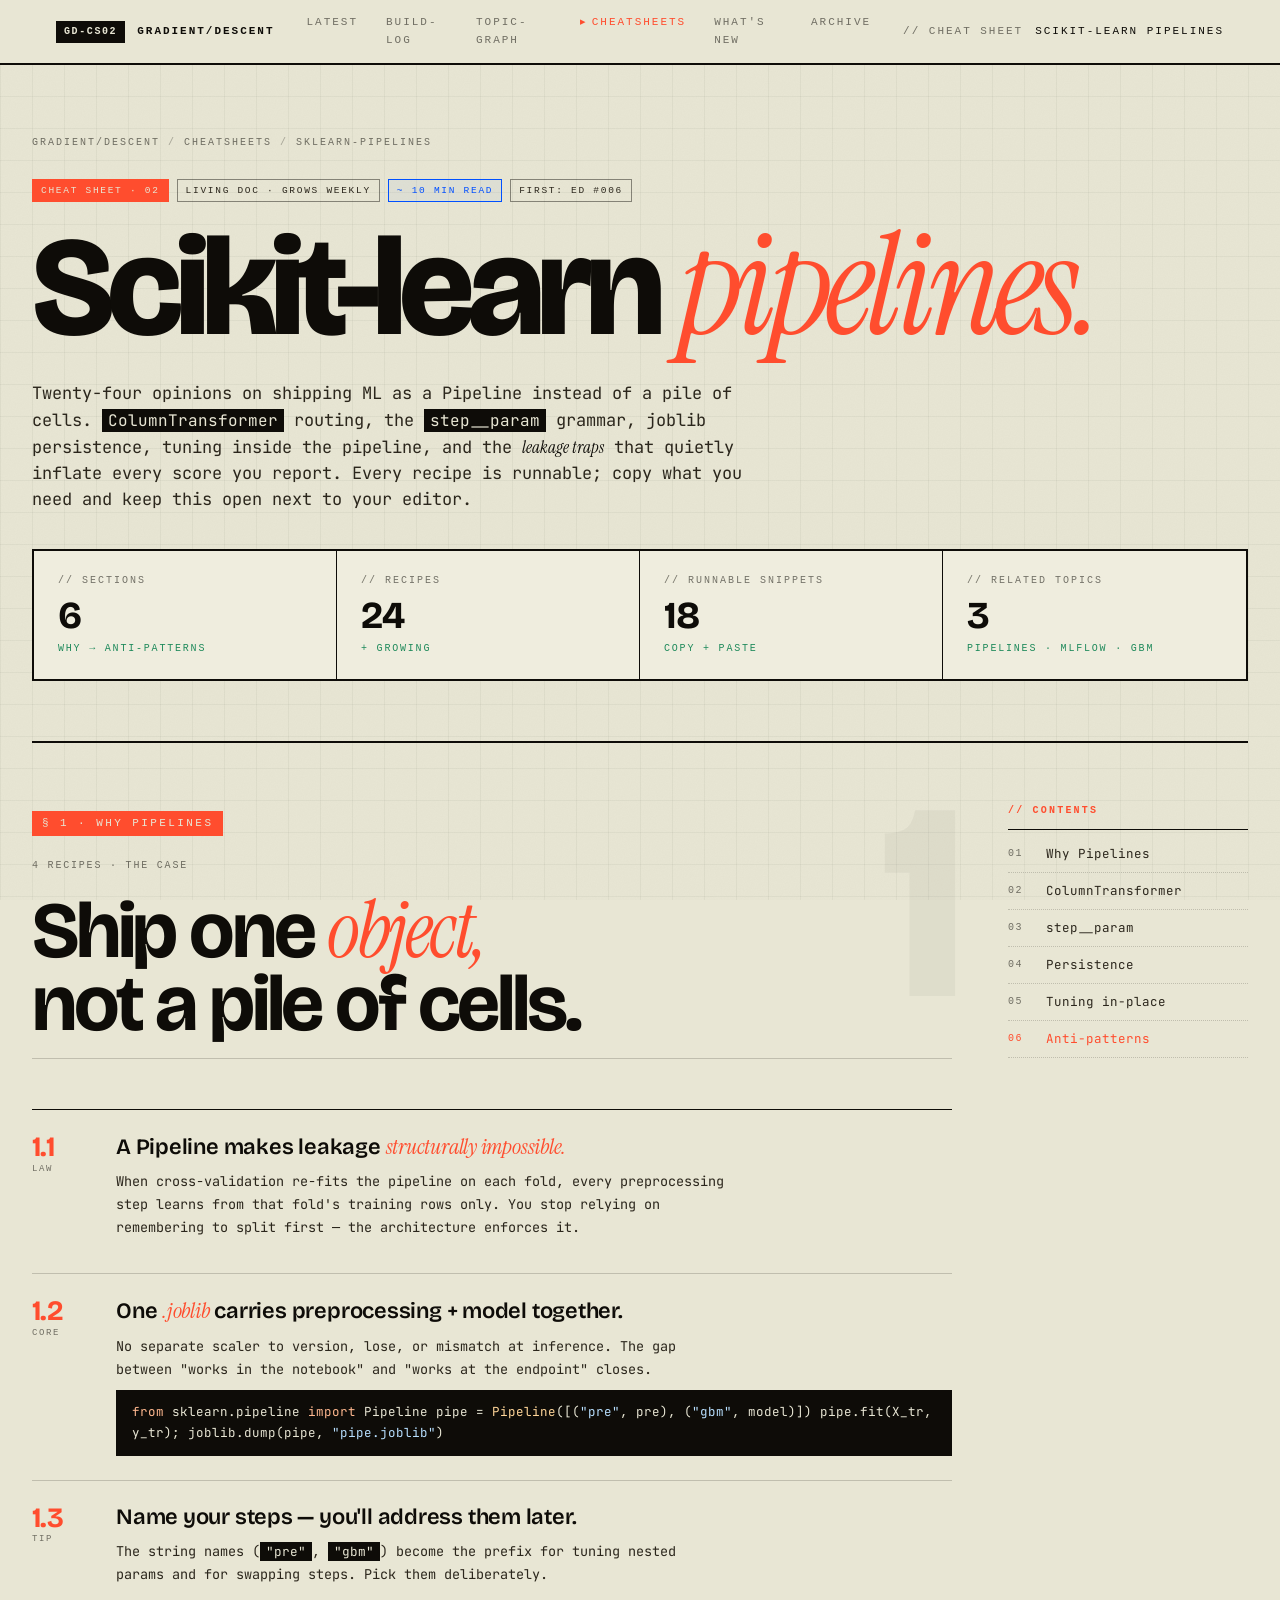
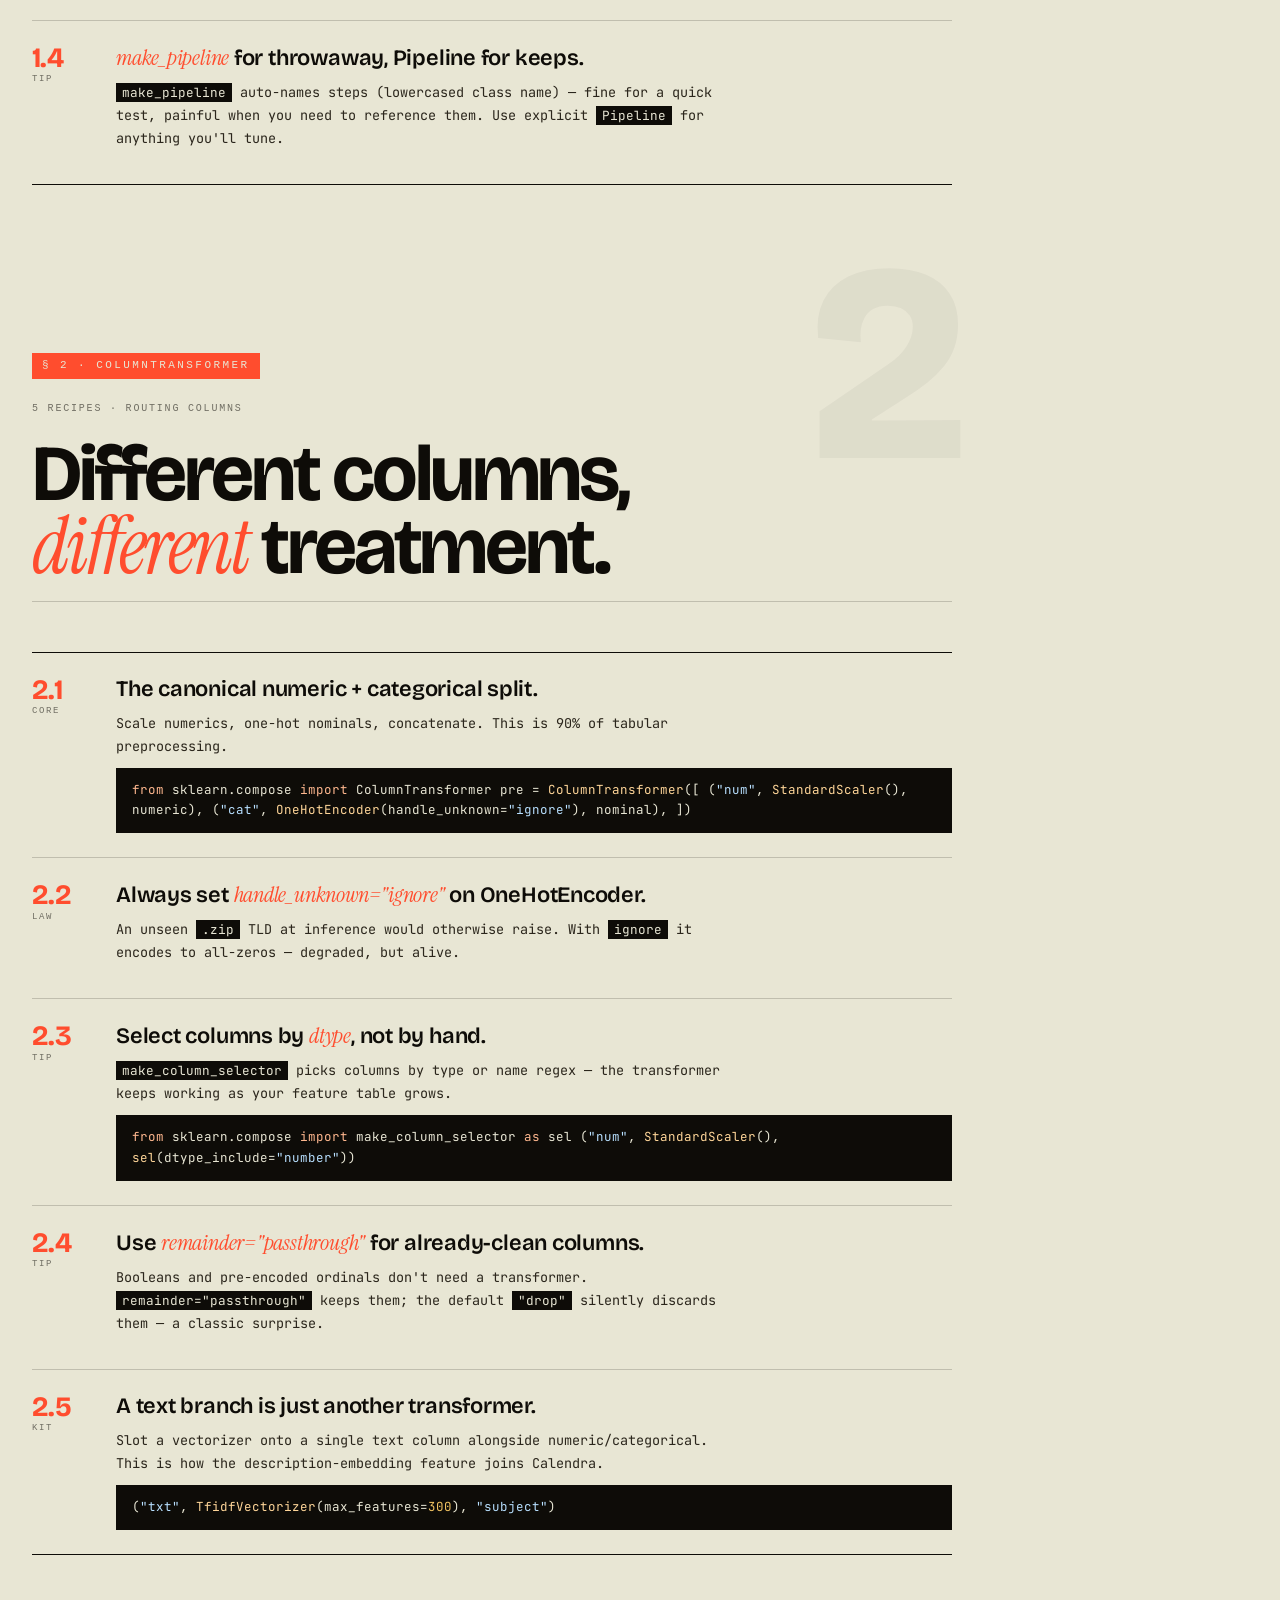
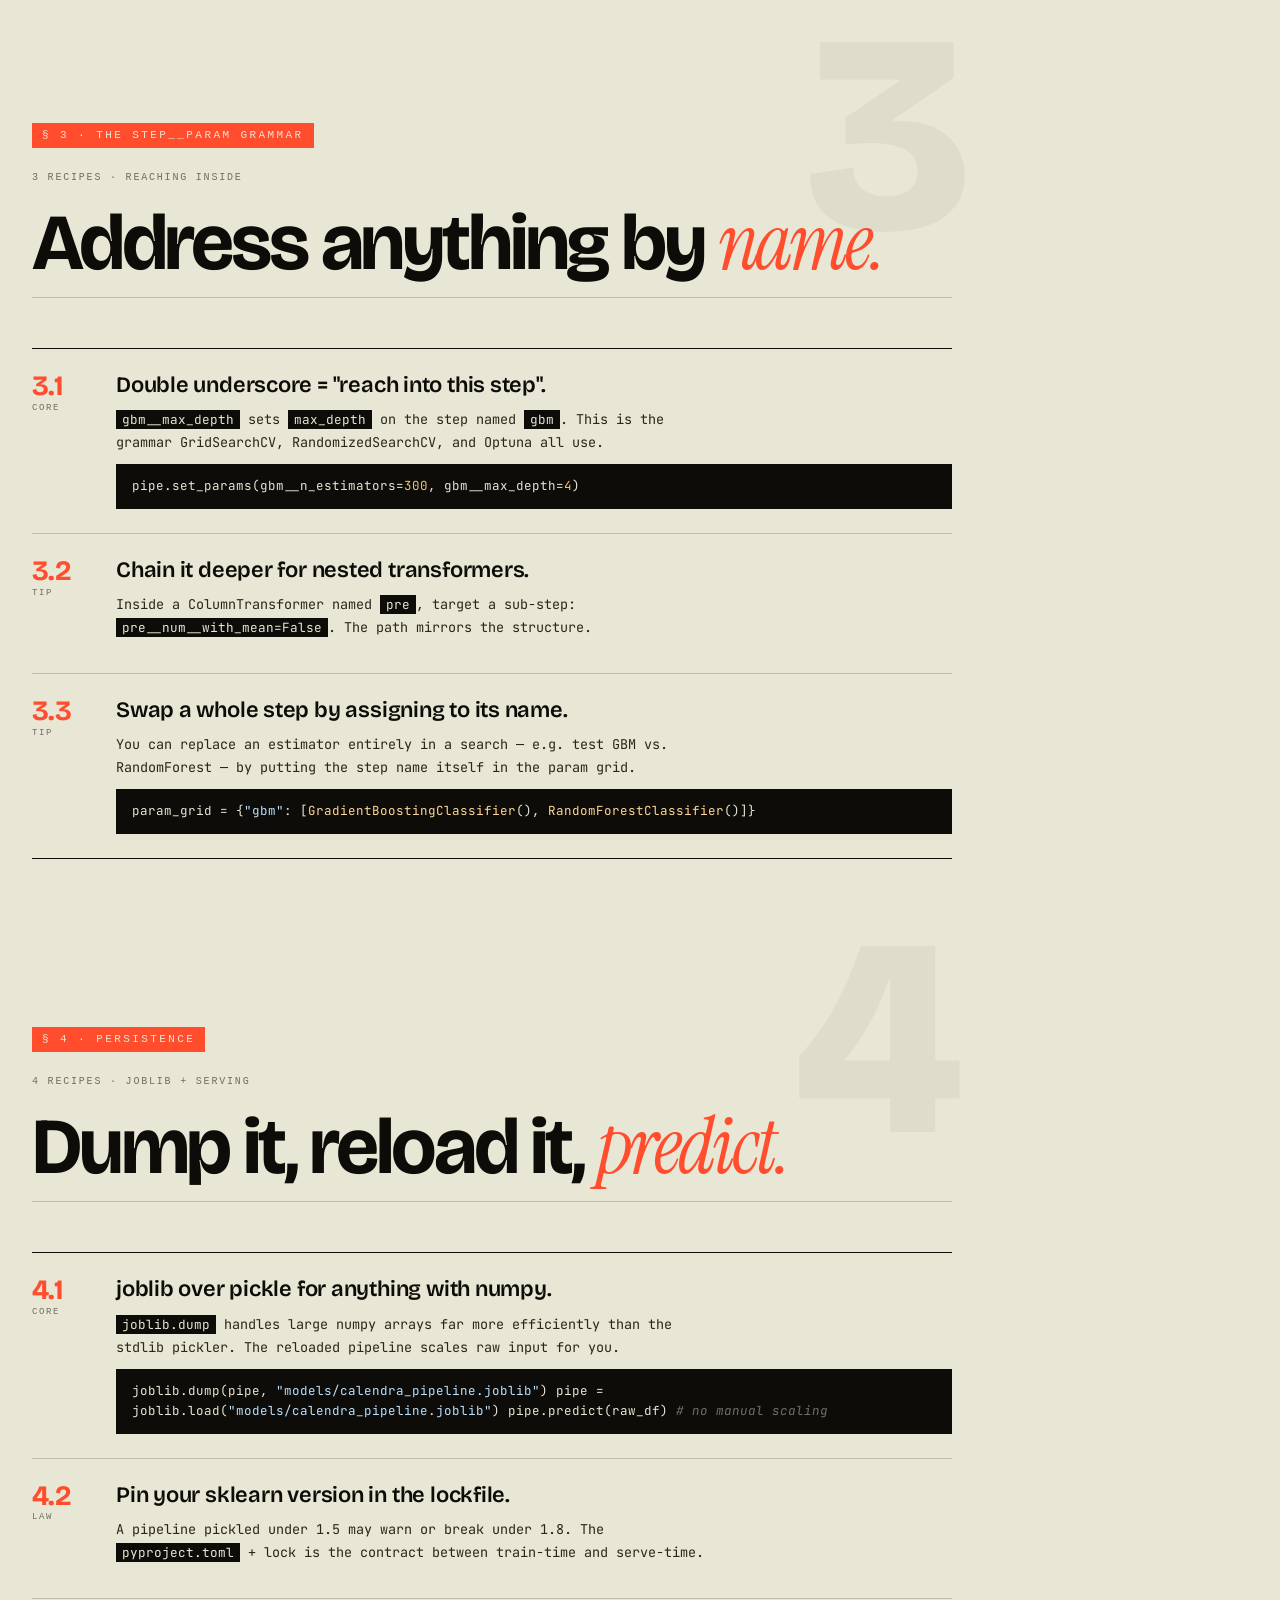
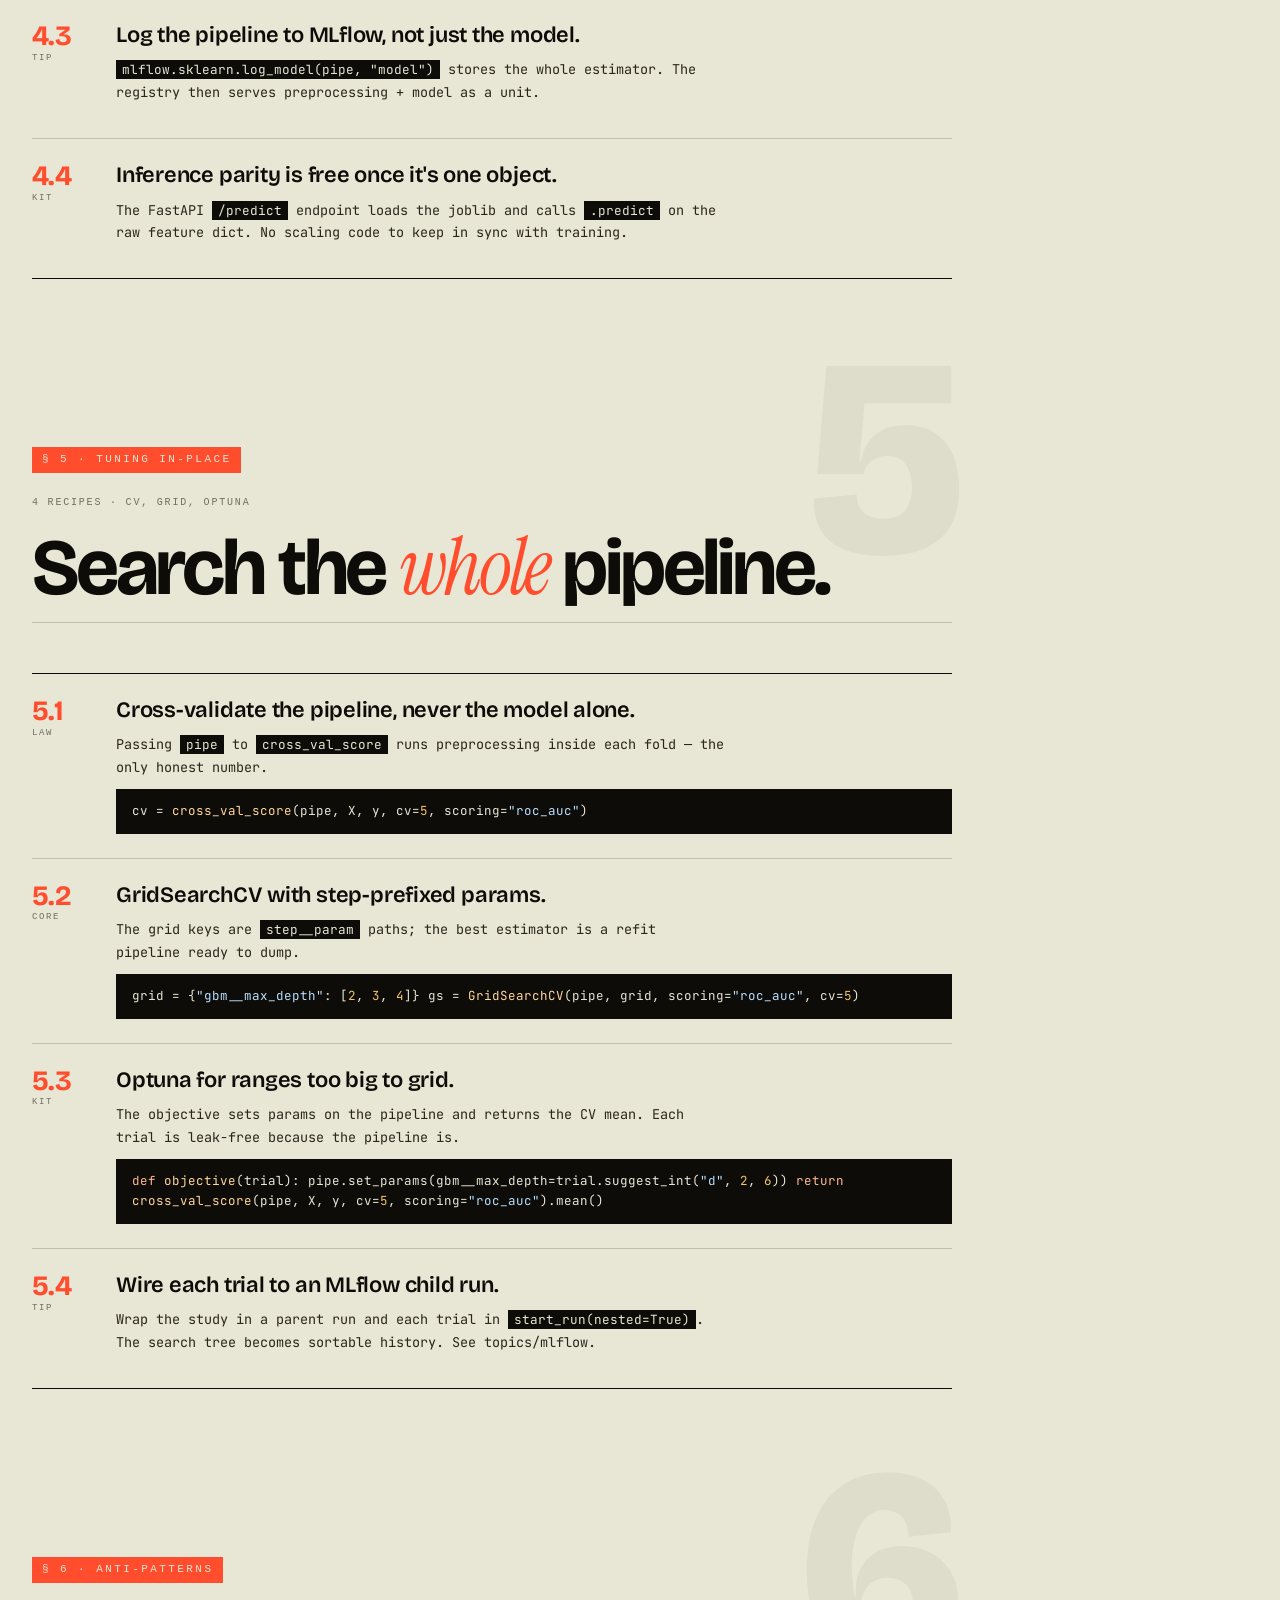
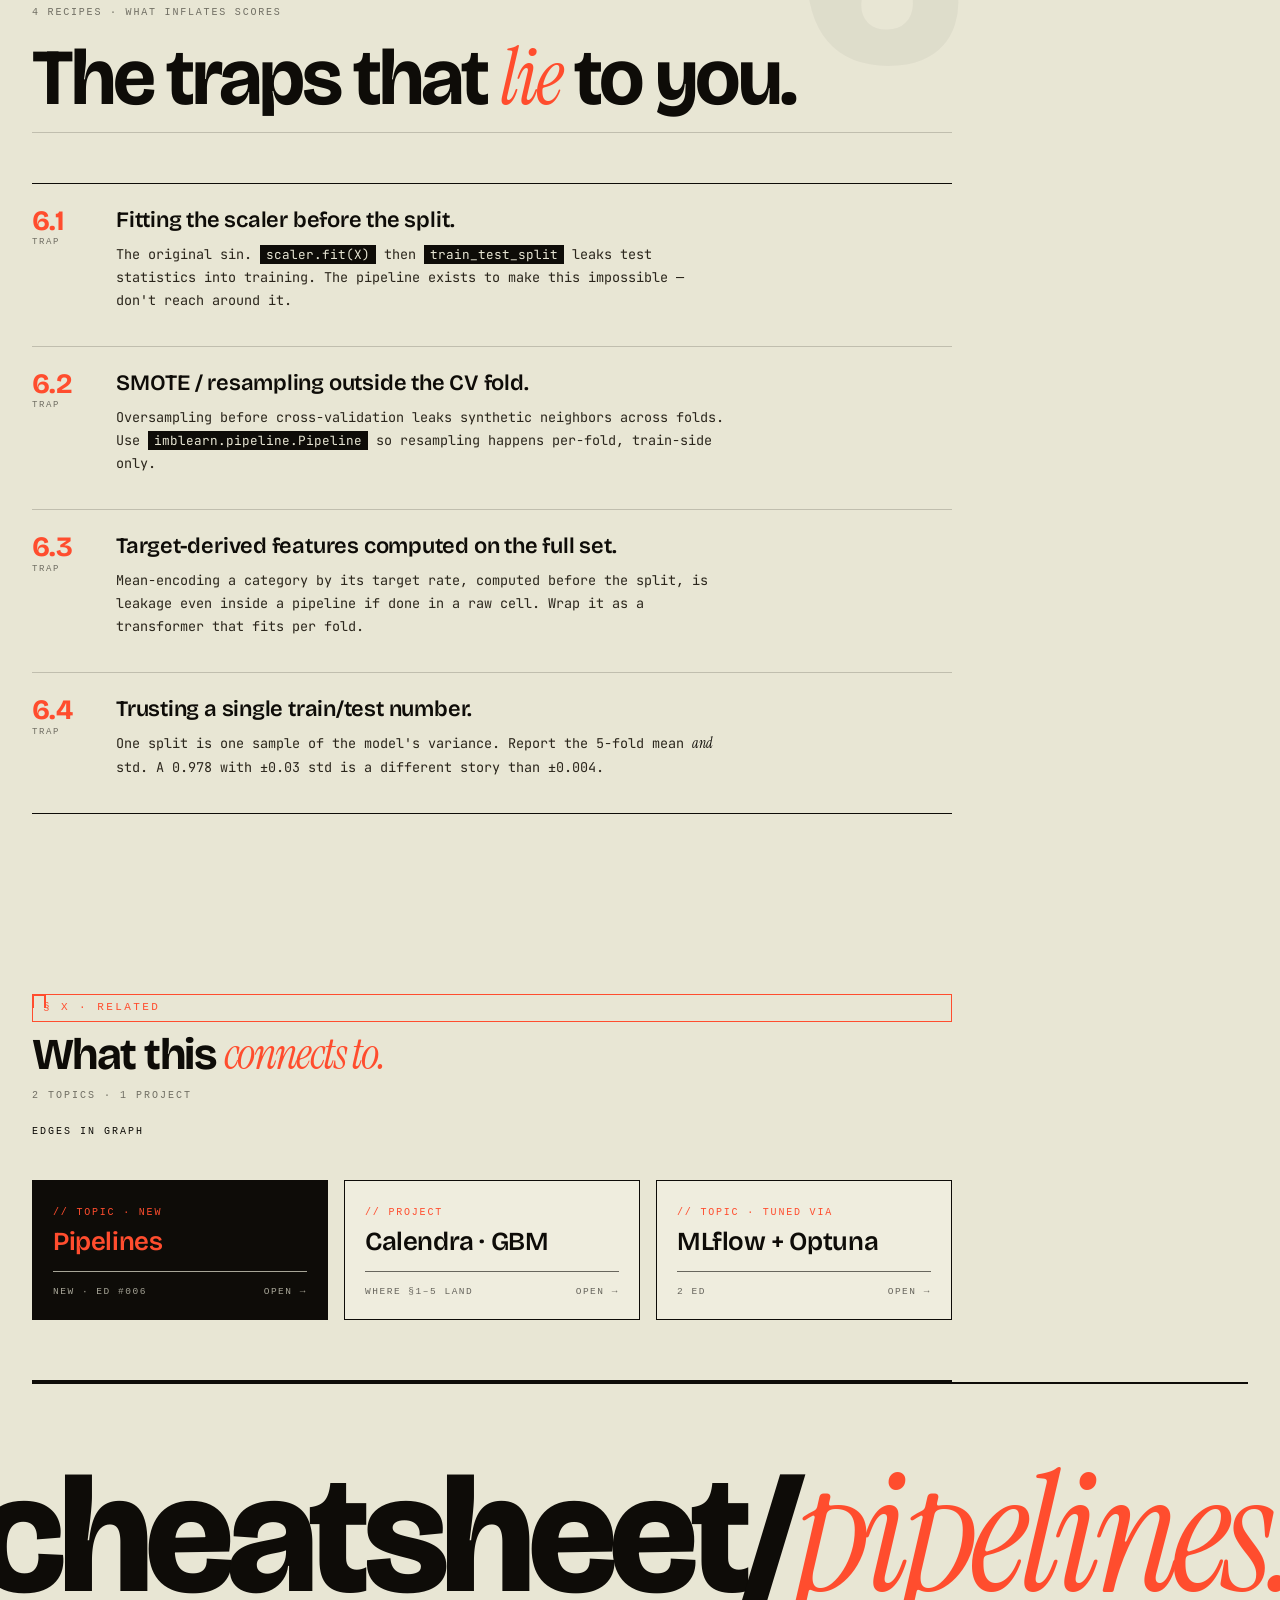
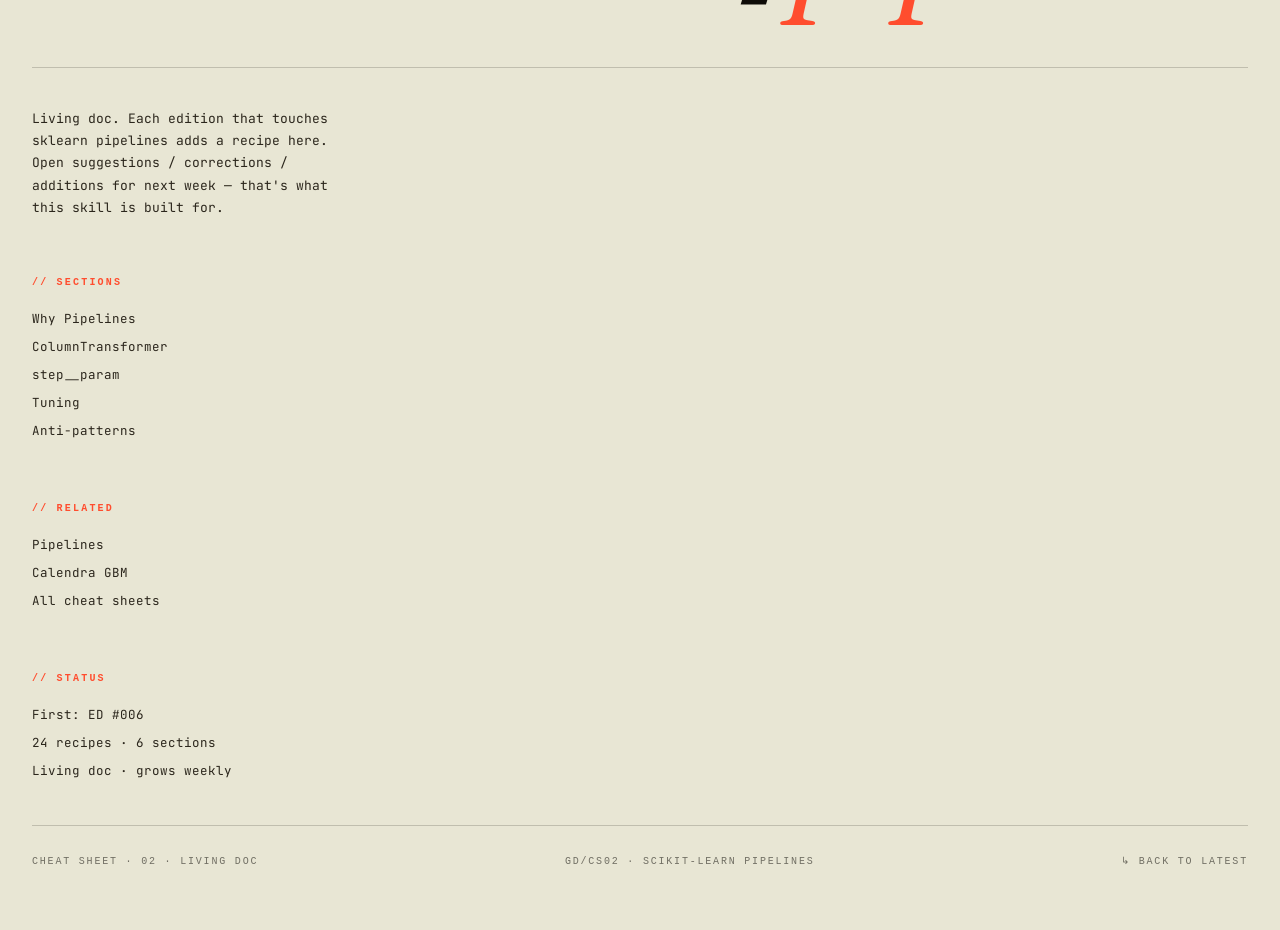
<file: cheatsheets/sklearn-pipelines.html>
<!DOCTYPE html>
<html lang="en">
<head>
  <meta charset="UTF-8">
  <meta name="viewport" content="width=device-width, initial-scale=1.0">
  <title>Scikit-learn Pipelines — Cheat Sheet // Gradient Descent</title>
  <link rel="preconnect" href="https://fonts.googleapis.com">
  <link rel="preconnect" href="https://fonts.gstatic.com" crossorigin>
  <link href="https://fonts.googleapis.com/css2?family=Bricolage+Grotesque:opsz,wght@12..96,400..800&family=JetBrains+Mono:wght@400;500;700&family=Departure+Mono&family=Instrument+Serif:ital@0;1&display=swap" rel="stylesheet">
  <link rel="stylesheet" href="../system.css">
  <style>
    .cs-hero { padding: 70px 0 60px; border-bottom: 2px solid var(--ink); }
    .cs-hero .crumbs { margin-bottom: 28px; }
    .cs-hero .id-row { display: flex; gap: 8px; align-items: center; margin-bottom: 24px; flex-wrap: wrap; }
    .cs-hero h1 {
      font-family: var(--display); font-weight: 800;
      font-size: clamp(64px, 11vw, 180px);
      line-height: 0.86; letter-spacing: -0.05em;
      margin-bottom: 32px;
    }
    .cs-hero h1 em { font-family: var(--serif); font-style: italic; font-weight: 300; color: var(--hot); }
    .cs-hero .deck {
      font-family: var(--mono); font-size: 17px; line-height: 1.55;
      color: var(--ink-2); max-width: 72ch; margin-bottom: 36px;
    }
    .cs-hero .deck strong { color: var(--ink); font-weight: 500; }
    .cs-hero .deck em { font-family: var(--serif); font-style: italic; color: var(--ink); }

    .cs-layout { display: grid; grid-template-columns: 1fr 240px; gap: 56px; align-items: start; padding-top: 60px; }
    .cs-toc { position: sticky; top: 80px; padding-bottom: 40px; }
    .cs-toc h4 { font-family: var(--depmono); font-size: 10px; letter-spacing: 0.22em; text-transform: uppercase; color: var(--hot); padding-bottom: 10px; border-bottom: 1.5px solid var(--ink); margin-bottom: 6px; }
    .cs-toc ul { list-style: none; }
    .cs-toc li { display: grid; grid-template-columns: 28px 1fr; gap: 10px; align-items: center; padding: 8px 0; border-bottom: 1px dotted var(--line); font-family: var(--mono); font-size: 12.5px; color: var(--ink-2); cursor: pointer; transition: color 0.2s; }
    .cs-toc li:hover, .cs-toc li.on { color: var(--hot); }
    .cs-toc li .num { font-family: var(--depmono); font-size: 10px; letter-spacing: 0.14em; color: var(--dim); }
    .cs-toc li.on .num { color: var(--hot); }

    .recipe-list { display: grid; gap: 0; }
    .recipe { display: grid; grid-template-columns: 60px 1fr; gap: 24px; padding: 24px 0; border-bottom: 1px solid var(--line); align-items: start; }
    .recipe:first-child { border-top: 1.5px solid var(--ink); }
    .recipe:last-child { border-bottom: 1.5px solid var(--ink); }
    .recipe-num { font-family: var(--display); font-weight: 700; font-size: 28px; letter-spacing: -0.02em; line-height: 0.95; color: var(--hot); }
    .recipe-num small { display: block; font-family: var(--depmono); font-size: 9px; letter-spacing: 0.18em; color: var(--dim); font-weight: 400; margin-top: 4px; text-transform: uppercase; }
    .recipe h3 { font-family: var(--display); font-weight: 600; font-size: 22px; letter-spacing: -0.01em; line-height: 1.15; margin-bottom: 10px; }
    .recipe h3 em { font-family: var(--serif); font-style: italic; font-weight: 300; color: var(--hot); }
    .recipe p { font-family: var(--mono); font-size: 13.5px; line-height: 1.7; color: var(--ink-2); max-width: 76ch; margin-bottom: 10px; }
    .recipe p strong { color: var(--ink); }
    .recipe p em { font-family: var(--serif); font-style: italic; color: var(--ink); }
    .recipe .snippet { background: var(--ink); color: var(--paper); font-family: var(--mono); font-size: 12.5px; line-height: 1.65; padding: 12px 16px; margin-top: 10px; overflow-x: auto; }
    .recipe .snippet .k { color: #ffb88f; }
    .recipe .snippet .s { color: #b8e0ff; }
    .recipe .snippet .c { color: rgba(232,230,212,0.45); font-style: italic; }
    .recipe .snippet .n { color: #f2c462; }
    .recipe .snippet .f { color: #ffd699; }
    .recipe .snippet .pr { color: #ff4d2e; }

    @media (max-width: 720px) {
      .cs-hero { padding: 36px 0 40px; }
      .cs-hero h1 { font-size: clamp(44px, 14vw, 88px); margin-bottom: 22px; line-height: 0.9; }
      .cs-hero .id-row { gap: 6px; margin-bottom: 20px; }
      .cs-hero .deck { font-size: 14px; line-height: 1.55; margin-bottom: 26px; }
      .cs-layout { grid-template-columns: 1fr; gap: 28px; padding-top: 40px; }
      .cs-toc { position: static; order: -1; padding: 0; margin-bottom: 8px; }
      .cs-toc h4 { font-size: 9.5px; padding-bottom: 8px; }
      .cs-toc ul { display: grid; grid-template-columns: 1fr 1fr; gap: 0; }
      .cs-toc li { padding: 6px 0; font-size: 11.5px; }
      .cs-toc li .num { font-size: 9px; }
      .recipe { grid-template-columns: 44px 1fr; gap: 14px; padding: 18px 0; }
      .recipe-num { font-size: 22px; }
      .recipe-num small { font-size: 8.5px; margin-top: 2px; }
      .recipe h3 { font-size: 18px; line-height: 1.2; margin-bottom: 8px; }
      .recipe p { font-size: 12.5px; line-height: 1.6; }
      .recipe .snippet { font-size: 11px; line-height: 1.6; padding: 10px 12px; }
    }
  </style>
</head>
<body>

  <nav class="top">
    <div class="nav-inner">
      <div class="nav-brand">
        <span class="hash">GD-CS02</span>
        <a href="../index.html">GRADIENT/DESCENT</a>
      </div>
      <div class="nav-links">
        <a href="../index.html#latest">latest</a>
        <a href="../projects/index.html">build-log</a>
        <a href="../topics/index.html">topic-graph</a>
        <a href="index.html" class="active">cheatsheets</a>
        <a href="../whats-new.html">what's new</a>
        <a href="../index.html#archive">archive</a>
      </div>
      <div class="nav-meta">
        <span>// CHEAT SHEET</span>
        <span style="color: var(--ink);">Scikit-learn Pipelines</span>
      </div>
    </div>
  </nav>

  <main class="canvas">

    <section class="cs-hero">
      <div class="crumbs">
        <a href="../index.html">gradient/descent</a>
        <span class="sep">/</span>
        <a href="index.html">cheatsheets</a>
        <span class="sep">/</span>
        <span>sklearn-pipelines</span>
      </div>

      <div class="id-row">
        <span class="dm-tag solid-hot">CHEAT SHEET · 02</span>
        <span class="dm-tag">LIVING DOC · GROWS WEEKLY</span>
        <span class="dm-tag blue">~ 10 MIN READ</span>
        <span class="dm-tag">FIRST: ED #006</span>
      </div>

      <h1>Scikit-learn <em>pipelines.</em></h1>

      <p class="deck">Twenty-four opinions on shipping ML as a Pipeline instead of a pile of cells. <code class="inline">ColumnTransformer</code> routing, the <code class="inline">step__param</code> grammar, joblib persistence, tuning inside the pipeline, and the <em>leakage traps</em> that quietly inflate every score you report. Every recipe is runnable; copy what you need and keep this open next to your editor.</p>

      <div class="kpi-row">
        <div class="kpi"><div class="lbl">// SECTIONS</div><div class="v">6</div><div class="delta">why → anti-patterns</div></div>
        <div class="kpi"><div class="lbl">// RECIPES</div><div class="v">24</div><div class="delta">+ growing</div></div>
        <div class="kpi"><div class="lbl">// RUNNABLE SNIPPETS</div><div class="v">18</div><div class="delta">copy + paste</div></div>
        <div class="kpi"><div class="lbl">// RELATED TOPICS</div><div class="v">3</div><div class="delta">Pipelines · MLflow · GBM</div></div>
      </div>
    </section>

    <div class="cs-layout">

      <div>

        <!-- §1 · WHY -->
        <section class="secblock" id="why" style="padding-top: 0; border-bottom-style: none;">
          <div class="secblock-num-display">1</div>
          <div class="secblock-head">
            <div class="secblock-meta">
              <span class="id">§ 1 · WHY PIPELINES</span>
              <div class="ref">4 RECIPES · THE CASE</div>
            </div>
            <h2>Ship one <em>object,</em> not a pile of cells.</h2>
          </div>

          <div class="recipe-list">
            <div class="recipe">
              <div class="recipe-num">1.1<small>law</small></div>
              <div>
                <h3>A Pipeline makes leakage <em>structurally impossible.</em></h3>
                <p>When cross-validation re-fits the pipeline on each fold, every preprocessing step learns from that fold's training rows only. You stop relying on remembering to split first — the architecture enforces it.</p>
              </div>
            </div>
            <div class="recipe">
              <div class="recipe-num">1.2<small>core</small></div>
              <div>
                <h3>One <em>.joblib</em> carries preprocessing + model together.</h3>
                <p>No separate scaler to version, lose, or mismatch at inference. The gap between "works in the notebook" and "works at the endpoint" closes.</p>
                <div class="snippet"><span class="k">from</span> sklearn.pipeline <span class="k">import</span> Pipeline
pipe = <span class="f">Pipeline</span>([(<span class="s">"pre"</span>, pre), (<span class="s">"gbm"</span>, model)])
pipe.fit(X_tr, y_tr); joblib.dump(pipe, <span class="s">"pipe.joblib"</span>)</div>
              </div>
            </div>
            <div class="recipe">
              <div class="recipe-num">1.3<small>tip</small></div>
              <div>
                <h3>Name your steps — you'll address them later.</h3>
                <p>The string names (<code class="inline">"pre"</code>, <code class="inline">"gbm"</code>) become the prefix for tuning nested params and for swapping steps. Pick them deliberately.</p>
              </div>
            </div>
            <div class="recipe">
              <div class="recipe-num">1.4<small>tip</small></div>
              <div>
                <h3><em>make_pipeline</em> for throwaway, Pipeline for keeps.</h3>
                <p><code class="inline">make_pipeline</code> auto-names steps (lowercased class name) — fine for a quick test, painful when you need to reference them. Use explicit <code class="inline">Pipeline</code> for anything you'll tune.</p>
              </div>
            </div>
          </div>
        </section>

        <!-- §2 · COLUMNTRANSFORMER -->
        <section class="secblock" id="ct" style="border-bottom-style: none;">
          <div class="secblock-num-display">2</div>
          <div class="secblock-head">
            <div class="secblock-meta">
              <span class="id">§ 2 · COLUMNTRANSFORMER</span>
              <div class="ref">5 RECIPES · ROUTING COLUMNS</div>
            </div>
            <h2>Different columns, <em>different</em> treatment.</h2>
          </div>

          <div class="recipe-list">
            <div class="recipe">
              <div class="recipe-num">2.1<small>core</small></div>
              <div>
                <h3>The canonical numeric + categorical split.</h3>
                <p>Scale numerics, one-hot nominals, concatenate. This is 90% of tabular preprocessing.</p>
                <div class="snippet"><span class="k">from</span> sklearn.compose <span class="k">import</span> ColumnTransformer
pre = <span class="f">ColumnTransformer</span>([
    (<span class="s">"num"</span>, <span class="f">StandardScaler</span>(), numeric),
    (<span class="s">"cat"</span>, <span class="f">OneHotEncoder</span>(handle_unknown=<span class="s">"ignore"</span>), nominal),
])</div>
              </div>
            </div>
            <div class="recipe">
              <div class="recipe-num">2.2<small>law</small></div>
              <div>
                <h3>Always set <em>handle_unknown="ignore"</em> on OneHotEncoder.</h3>
                <p>An unseen <code class="inline">.zip</code> TLD at inference would otherwise raise. With <code class="inline">ignore</code> it encodes to all-zeros — degraded, but alive.</p>
              </div>
            </div>
            <div class="recipe">
              <div class="recipe-num">2.3<small>tip</small></div>
              <div>
                <h3>Select columns by <em>dtype</em>, not by hand.</h3>
                <p><code class="inline">make_column_selector</code> picks columns by type or name regex — the transformer keeps working as your feature table grows.</p>
                <div class="snippet"><span class="k">from</span> sklearn.compose <span class="k">import</span> make_column_selector <span class="k">as</span> sel
(<span class="s">"num"</span>, <span class="f">StandardScaler</span>(), <span class="f">sel</span>(dtype_include=<span class="s">"number"</span>))</div>
              </div>
            </div>
            <div class="recipe">
              <div class="recipe-num">2.4<small>tip</small></div>
              <div>
                <h3>Use <em>remainder="passthrough"</em> for already-clean columns.</h3>
                <p>Booleans and pre-encoded ordinals don't need a transformer. <code class="inline">remainder="passthrough"</code> keeps them; the default <code class="inline">"drop"</code> silently discards them — a classic surprise.</p>
              </div>
            </div>
            <div class="recipe">
              <div class="recipe-num">2.5<small>kit</small></div>
              <div>
                <h3>A text branch is just another transformer.</h3>
                <p>Slot a vectorizer onto a single text column alongside numeric/categorical. This is how the description-embedding feature joins Calendra.</p>
                <div class="snippet">(<span class="s">"txt"</span>, <span class="f">TfidfVectorizer</span>(max_features=<span class="n">300</span>), <span class="s">"subject"</span>)</div>
              </div>
            </div>
          </div>
        </section>

        <!-- §3 · STEP__PARAM -->
        <section class="secblock" id="grammar" style="border-bottom-style: none;">
          <div class="secblock-num-display">3</div>
          <div class="secblock-head">
            <div class="secblock-meta">
              <span class="id">§ 3 · THE step__param GRAMMAR</span>
              <div class="ref">3 RECIPES · REACHING INSIDE</div>
            </div>
            <h2>Address anything by <em>name.</em></h2>
          </div>

          <div class="recipe-list">
            <div class="recipe">
              <div class="recipe-num">3.1<small>core</small></div>
              <div>
                <h3>Double underscore = "reach into this step".</h3>
                <p><code class="inline">gbm__max_depth</code> sets <code class="inline">max_depth</code> on the step named <code class="inline">gbm</code>. This is the grammar GridSearchCV, RandomizedSearchCV, and Optuna all use.</p>
                <div class="snippet">pipe.set_params(gbm__n_estimators=<span class="n">300</span>, gbm__max_depth=<span class="n">4</span>)</div>
              </div>
            </div>
            <div class="recipe">
              <div class="recipe-num">3.2<small>tip</small></div>
              <div>
                <h3>Chain it deeper for nested transformers.</h3>
                <p>Inside a ColumnTransformer named <code class="inline">pre</code>, target a sub-step: <code class="inline">pre__num__with_mean=False</code>. The path mirrors the structure.</p>
              </div>
            </div>
            <div class="recipe">
              <div class="recipe-num">3.3<small>tip</small></div>
              <div>
                <h3>Swap a whole step by assigning to its name.</h3>
                <p>You can replace an estimator entirely in a search — e.g. test GBM vs. RandomForest — by putting the step name itself in the param grid.</p>
                <div class="snippet">param_grid = {<span class="s">"gbm"</span>: [<span class="f">GradientBoostingClassifier</span>(), <span class="f">RandomForestClassifier</span>()]}</div>
              </div>
            </div>
          </div>
        </section>

        <!-- §4 · PERSISTENCE -->
        <section class="secblock" id="persist" style="border-bottom-style: none;">
          <div class="secblock-num-display">4</div>
          <div class="secblock-head">
            <div class="secblock-meta">
              <span class="id">§ 4 · PERSISTENCE</span>
              <div class="ref">4 RECIPES · JOBLIB + SERVING</div>
            </div>
            <h2>Dump it, reload it, <em>predict.</em></h2>
          </div>

          <div class="recipe-list">
            <div class="recipe">
              <div class="recipe-num">4.1<small>core</small></div>
              <div>
                <h3>joblib over pickle for anything with numpy.</h3>
                <p><code class="inline">joblib.dump</code> handles large numpy arrays far more efficiently than the stdlib pickler. The reloaded pipeline scales raw input for you.</p>
                <div class="snippet">joblib.dump(pipe, <span class="s">"models/calendra_pipeline.joblib"</span>)
pipe = joblib.load(<span class="s">"models/calendra_pipeline.joblib"</span>)
pipe.predict(raw_df)   <span class="c"># no manual scaling</span></div>
              </div>
            </div>
            <div class="recipe">
              <div class="recipe-num">4.2<small>law</small></div>
              <div>
                <h3>Pin your sklearn version in the lockfile.</h3>
                <p>A pipeline pickled under 1.5 may warn or break under 1.8. The <code class="inline">pyproject.toml</code> + lock is the contract between train-time and serve-time.</p>
              </div>
            </div>
            <div class="recipe">
              <div class="recipe-num">4.3<small>tip</small></div>
              <div>
                <h3>Log the pipeline to MLflow, not just the model.</h3>
                <p><code class="inline">mlflow.sklearn.log_model(pipe, "model")</code> stores the whole estimator. The registry then serves preprocessing + model as a unit.</p>
              </div>
            </div>
            <div class="recipe">
              <div class="recipe-num">4.4<small>kit</small></div>
              <div>
                <h3>Inference parity is free once it's one object.</h3>
                <p>The FastAPI <code class="inline">/predict</code> endpoint loads the joblib and calls <code class="inline">.predict</code> on the raw feature dict. No scaling code to keep in sync with training.</p>
              </div>
            </div>
          </div>
        </section>

        <!-- §5 · TUNING -->
        <section class="secblock" id="tune" style="border-bottom-style: none;">
          <div class="secblock-num-display">5</div>
          <div class="secblock-head">
            <div class="secblock-meta">
              <span class="id">§ 5 · TUNING IN-PLACE</span>
              <div class="ref">4 RECIPES · CV, GRID, OPTUNA</div>
            </div>
            <h2>Search the <em>whole</em> pipeline.</h2>
          </div>

          <div class="recipe-list">
            <div class="recipe">
              <div class="recipe-num">5.1<small>law</small></div>
              <div>
                <h3>Cross-validate the pipeline, never the model alone.</h3>
                <p>Passing <code class="inline">pipe</code> to <code class="inline">cross_val_score</code> runs preprocessing inside each fold — the only honest number.</p>
                <div class="snippet">cv = <span class="f">cross_val_score</span>(pipe, X, y, cv=<span class="n">5</span>, scoring=<span class="s">"roc_auc"</span>)</div>
              </div>
            </div>
            <div class="recipe">
              <div class="recipe-num">5.2<small>core</small></div>
              <div>
                <h3>GridSearchCV with step-prefixed params.</h3>
                <p>The grid keys are <code class="inline">step__param</code> paths; the best estimator is a refit pipeline ready to dump.</p>
                <div class="snippet">grid = {<span class="s">"gbm__max_depth"</span>: [<span class="n">2</span>, <span class="n">3</span>, <span class="n">4</span>]}
gs = <span class="f">GridSearchCV</span>(pipe, grid, scoring=<span class="s">"roc_auc"</span>, cv=<span class="n">5</span>)</div>
              </div>
            </div>
            <div class="recipe">
              <div class="recipe-num">5.3<small>kit</small></div>
              <div>
                <h3>Optuna for ranges too big to grid.</h3>
                <p>The objective sets params on the pipeline and returns the CV mean. Each trial is leak-free because the pipeline is.</p>
                <div class="snippet"><span class="k">def</span> <span class="f">objective</span>(trial):
    pipe.set_params(gbm__max_depth=trial.suggest_int(<span class="s">"d"</span>, <span class="n">2</span>, <span class="n">6</span>))
    <span class="k">return</span> <span class="f">cross_val_score</span>(pipe, X, y, cv=<span class="n">5</span>, scoring=<span class="s">"roc_auc"</span>).mean()</div>
              </div>
            </div>
            <div class="recipe">
              <div class="recipe-num">5.4<small>tip</small></div>
              <div>
                <h3>Wire each trial to an MLflow child run.</h3>
                <p>Wrap the study in a parent run and each trial in <code class="inline">start_run(nested=True)</code>. The search tree becomes sortable history. See <a href="../topics/mlflow.html">topics/mlflow</a>.</p>
              </div>
            </div>
          </div>
        </section>

        <!-- §6 · ANTI-PATTERNS -->
        <section class="secblock" id="bad" style="border-bottom-style: none;">
          <div class="secblock-num-display">6</div>
          <div class="secblock-head">
            <div class="secblock-meta">
              <span class="id">§ 6 · ANTI-PATTERNS</span>
              <div class="ref">4 RECIPES · WHAT INFLATES SCORES</div>
            </div>
            <h2>The traps that <em>lie</em> to you.</h2>
          </div>

          <div class="recipe-list">
            <div class="recipe">
              <div class="recipe-num">6.1<small>trap</small></div>
              <div>
                <h3>Fitting the scaler before the split.</h3>
                <p>The original sin. <code class="inline">scaler.fit(X)</code> then <code class="inline">train_test_split</code> leaks test statistics into training. The pipeline exists to make this impossible — don't reach around it.</p>
              </div>
            </div>
            <div class="recipe">
              <div class="recipe-num">6.2<small>trap</small></div>
              <div>
                <h3>SMOTE / resampling outside the CV fold.</h3>
                <p>Oversampling before cross-validation leaks synthetic neighbors across folds. Use <code class="inline">imblearn.pipeline.Pipeline</code> so resampling happens per-fold, train-side only.</p>
              </div>
            </div>
            <div class="recipe">
              <div class="recipe-num">6.3<small>trap</small></div>
              <div>
                <h3>Target-derived features computed on the full set.</h3>
                <p>Mean-encoding a category by its target rate, computed before the split, is leakage even inside a pipeline if done in a raw cell. Wrap it as a transformer that fits per fold.</p>
              </div>
            </div>
            <div class="recipe">
              <div class="recipe-num">6.4<small>trap</small></div>
              <div>
                <h3>Trusting a single train/test number.</h3>
                <p>One split is one sample of the model's variance. Report the 5-fold mean <em>and</em> std. A 0.978 with ±0.03 std is a different story than ±0.004.</p>
              </div>
            </div>
          </div>
        </section>

        <!-- RELATED -->
        <section class="panel" style="margin-top: 40px;">
          <span class="cmark"></span><span class="cmark tr"></span>
          <div class="panel-head">
            <span class="id">§ X · RELATED</span>
            <h2>What this <em>connects to.</em></h2>
            <span class="ts">2 TOPICS · 1 PROJECT</span>
            <span class="ref">EDGES IN GRAPH</span>
          </div>

          <div class="topic-grid" style="grid-template-columns: repeat(3, 1fr);">
            <a class="topic-cell current" href="../topics/pipelines.html">
              <div class="num">// TOPIC · NEW</div>
              <h3>Pipelines</h3>
              <div class="meta"><span>NEW · ED #006</span><span>OPEN →</span></div>
            </a>
            <a class="topic-cell" href="../projects/calendra-gbm.html">
              <div class="num">// PROJECT</div>
              <h3>Calendra · GBM</h3>
              <div class="meta"><span>WHERE §1–5 LAND</span><span>OPEN →</span></div>
            </a>
            <a class="topic-cell" href="../topics/mlflow.html">
              <div class="num">// TOPIC · TUNED VIA</div>
              <h3>MLflow + Optuna</h3>
              <div class="meta"><span>2 ED</span><span>OPEN →</span></div>
            </a>
          </div>
        </section>

      </div>

      <!-- TOC -->
      <div class="cs-toc">
        <h4>// CONTENTS</h4>
        <ul id="csToc">
          <li data-tgt="#why"><span class="num">01</span><span>Why Pipelines</span></li>
          <li data-tgt="#ct"><span class="num">02</span><span>ColumnTransformer</span></li>
          <li data-tgt="#grammar"><span class="num">03</span><span>step__param</span></li>
          <li data-tgt="#persist"><span class="num">04</span><span>Persistence</span></li>
          <li data-tgt="#tune"><span class="num">05</span><span>Tuning in-place</span></li>
          <li data-tgt="#bad"><span class="num">06</span><span>Anti-patterns</span></li>
        </ul>
      </div>

    </div>

    <footer class="foot">
      <div class="foot-marquee">cheatsheet/<em>pipelines.</em></div>
      <div class="foot-grid">
        <div class="foot-brand"><p>Living doc. Each edition that touches sklearn pipelines adds a recipe here. Open suggestions / corrections / additions for next week — that's what this skill is built for.</p></div>
        <div class="foot-col"><h4>// Sections</h4><ul><li><a href="#why">Why Pipelines</a></li><li><a href="#ct">ColumnTransformer</a></li><li><a href="#grammar">step__param</a></li><li><a href="#tune">Tuning</a></li><li><a href="#bad">Anti-patterns</a></li></ul></div>
        <div class="foot-col"><h4>// Related</h4><ul><li><a href="../topics/pipelines.html">Pipelines</a></li><li><a href="../projects/calendra-gbm.html">Calendra GBM</a></li><li><a href="index.html">All cheat sheets</a></li></ul></div>
        <div class="foot-col"><h4>// Status</h4><ul><li>First: ED #006</li><li>24 recipes · 6 sections</li><li>Living doc · grows weekly</li></ul></div>
      </div>
      <div class="foot-bottom"><span>CHEAT SHEET · 02 · LIVING DOC</span><span>GD/CS02 · SCIKIT-LEARN PIPELINES</span><a href="../index.html">↳ BACK TO LATEST</a></div>
    </footer>

  </main>

  <script>
    const tocLis = document.querySelectorAll('#csToc li[data-tgt]');
    tocLis.forEach(li => li.addEventListener('click', () => {
      const tgt = li.dataset.tgt;
      document.querySelector(tgt)?.scrollIntoView({ behavior: 'smooth', block: 'start' });
    }));

    const sections = [...document.querySelectorAll('section[id]')];
    const obs = new IntersectionObserver(es => {
      es.forEach(e => {
        if (e.isIntersecting) {
          const id = '#' + e.target.id;
          tocLis.forEach(li => li.classList.toggle('on', li.dataset.tgt === id));
        }
      });
    }, { rootMargin: '-30% 0px -60% 0px' });
    sections.forEach(s => obs.observe(s));
  </script>
</body>
</html>
</file>
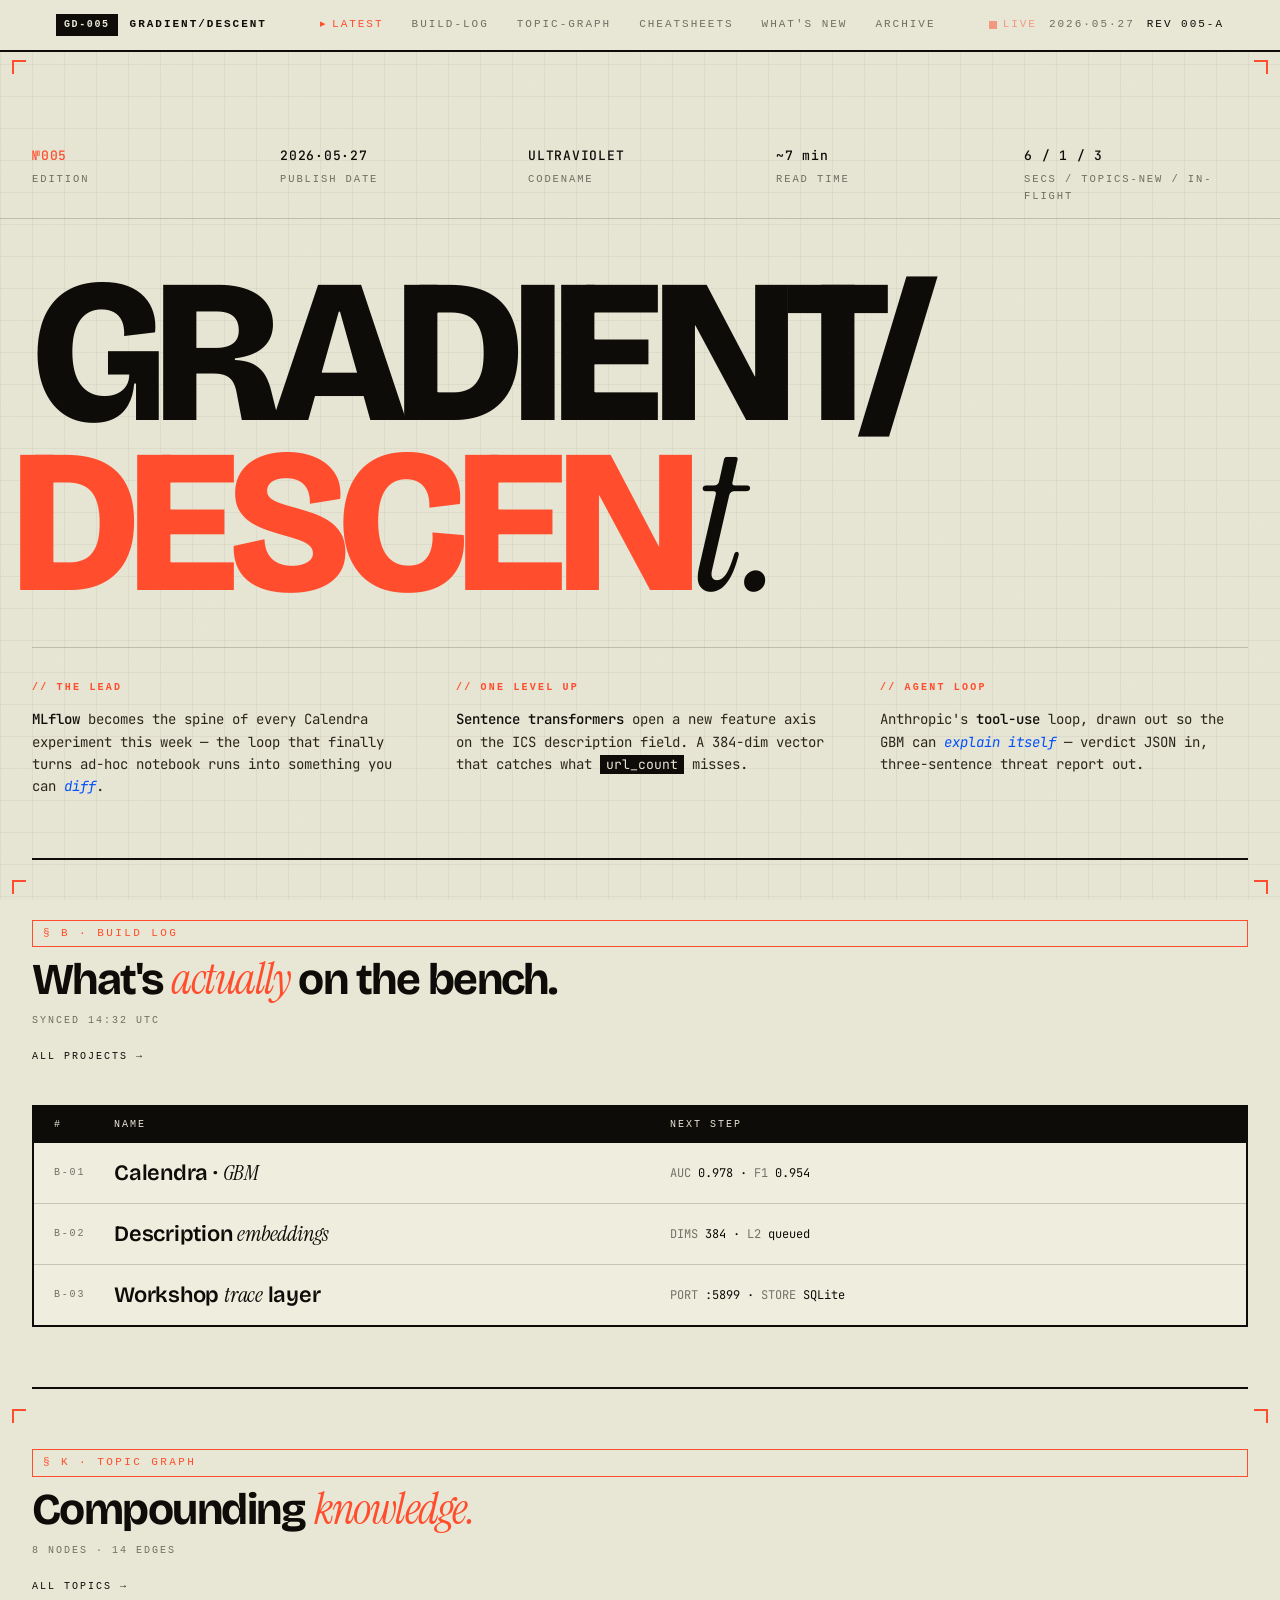
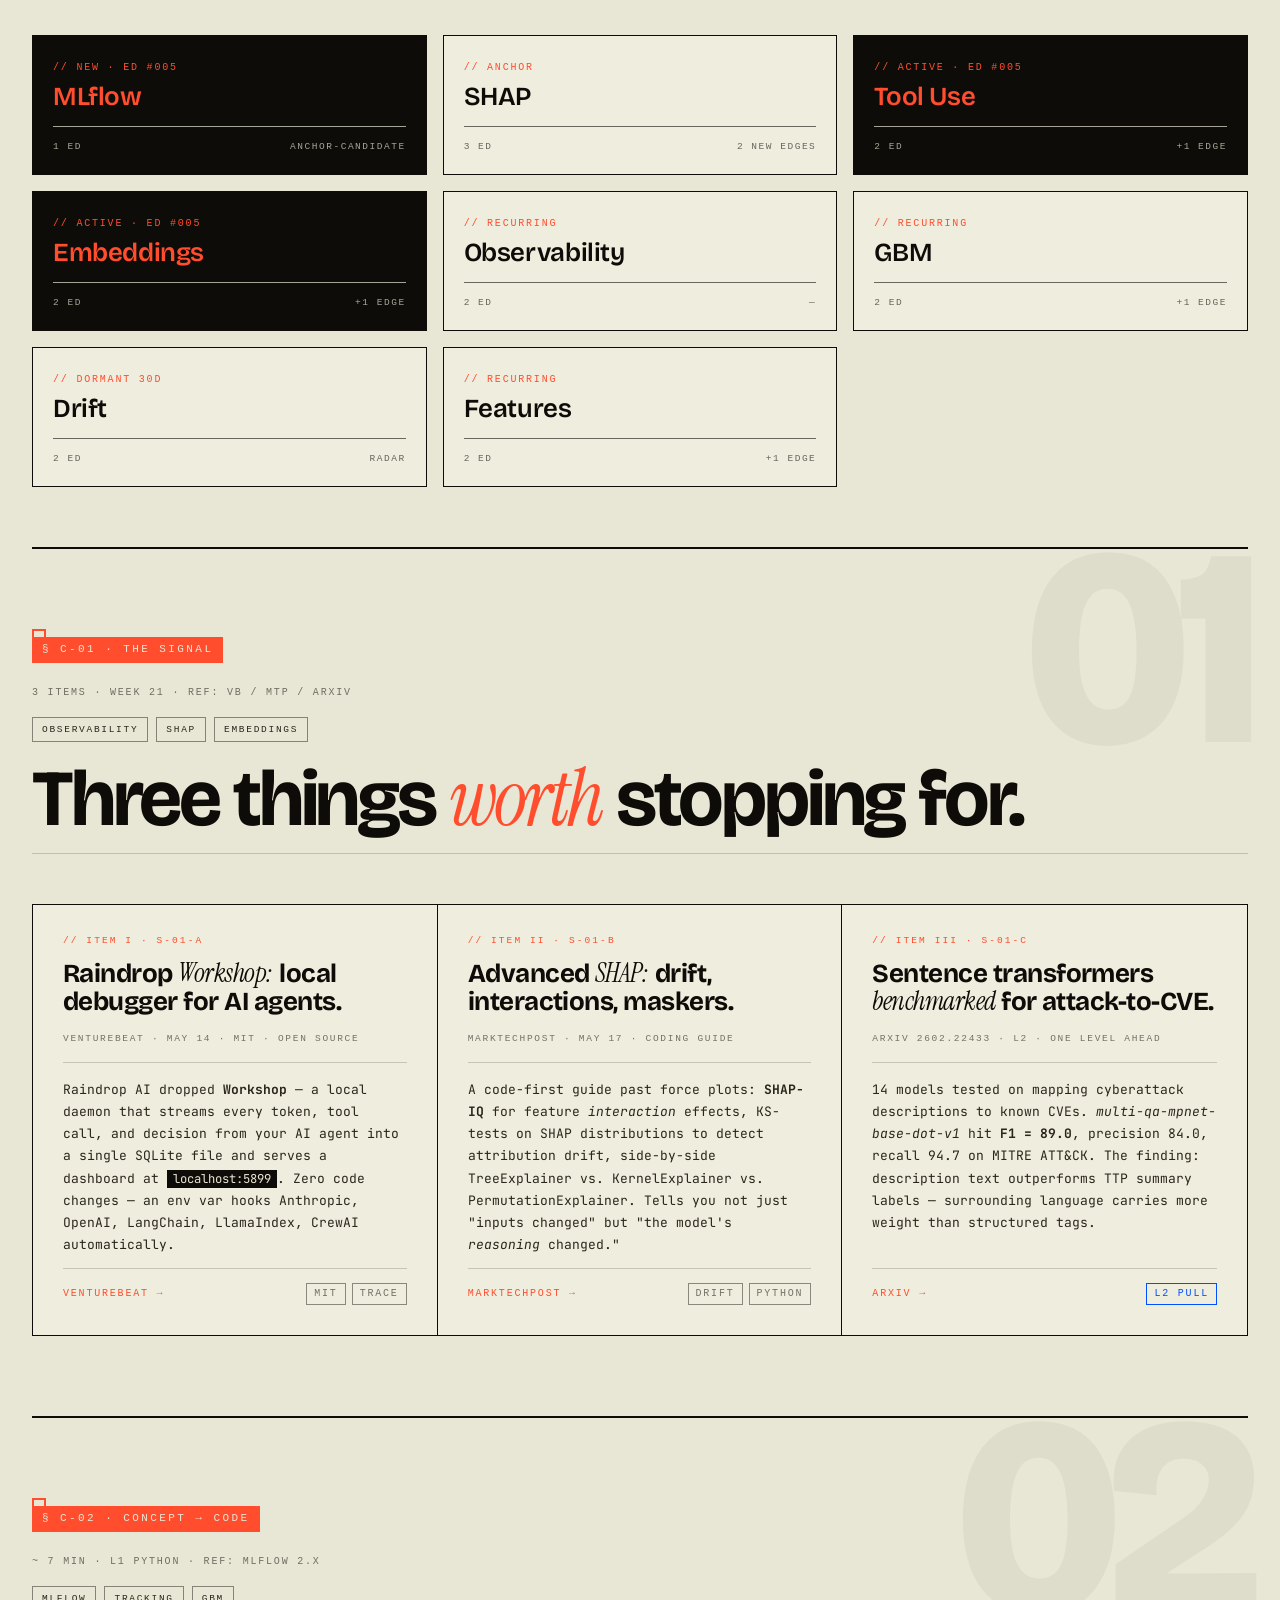
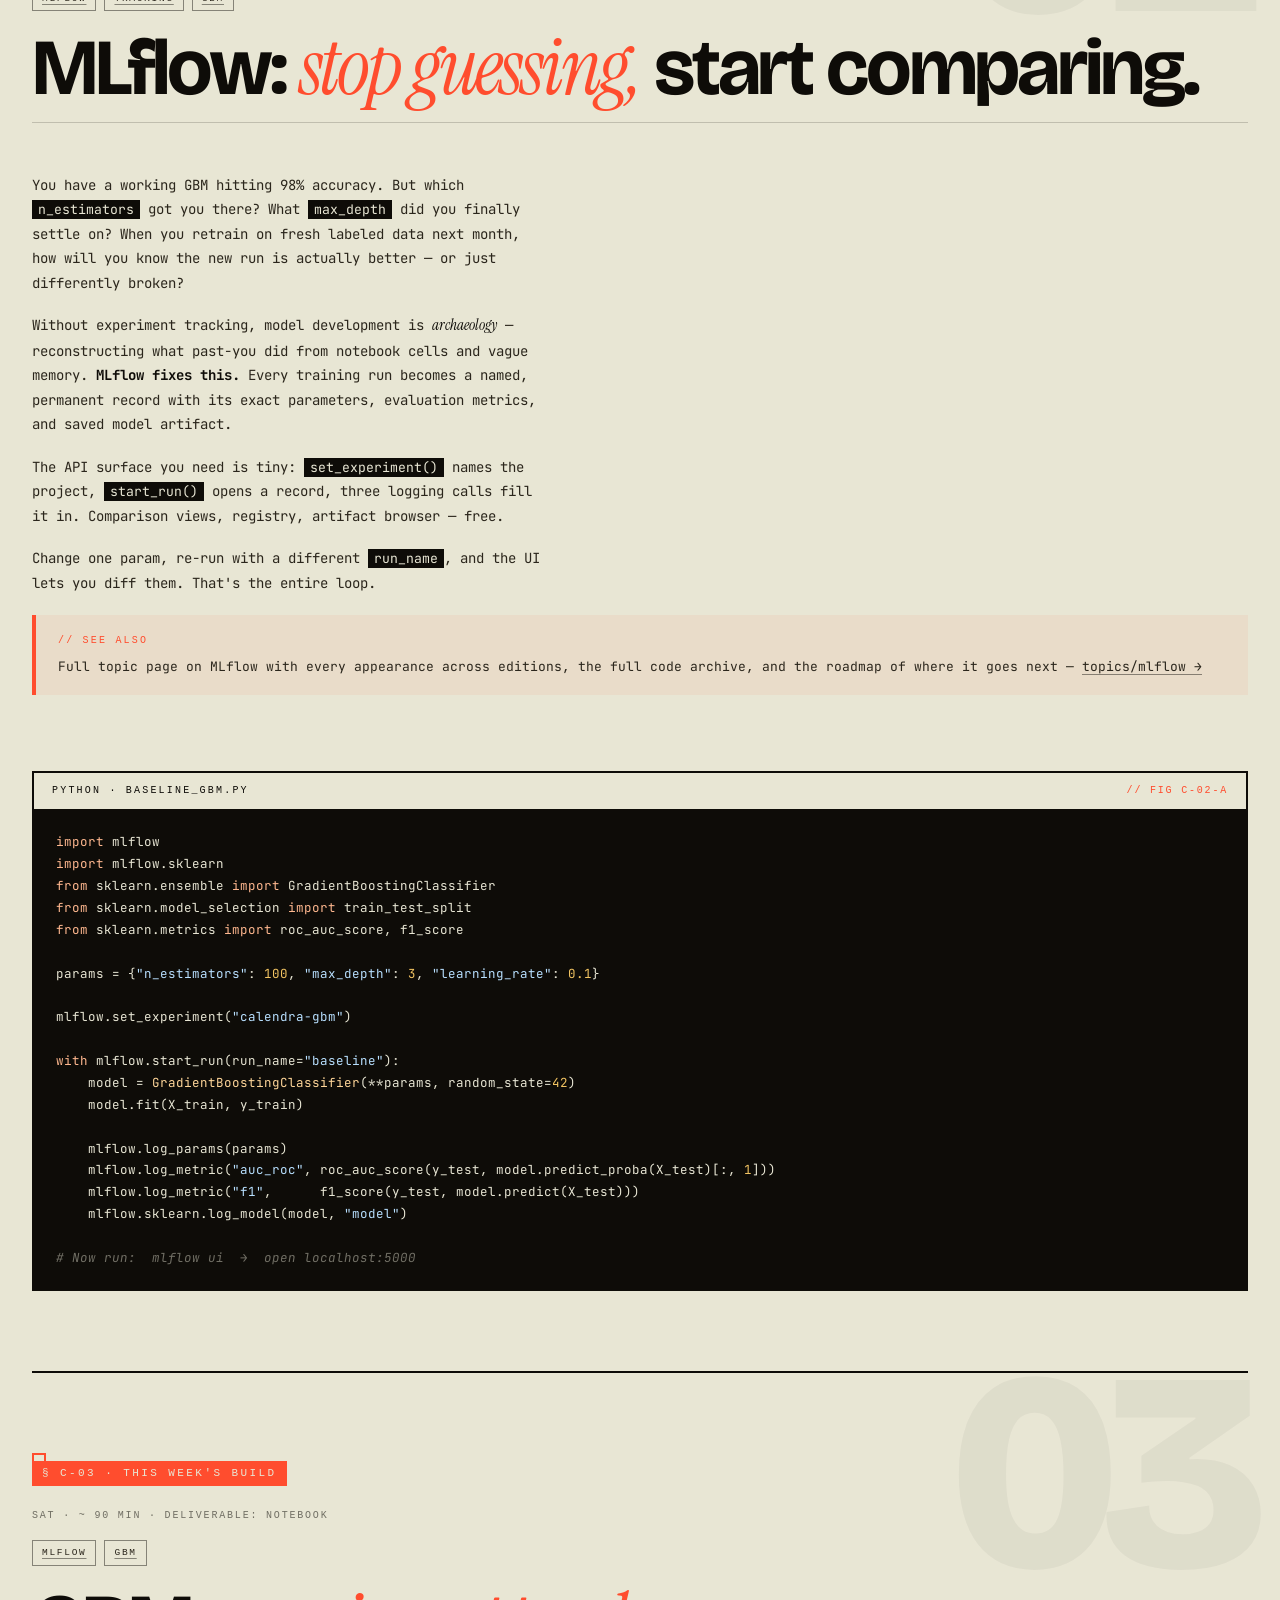
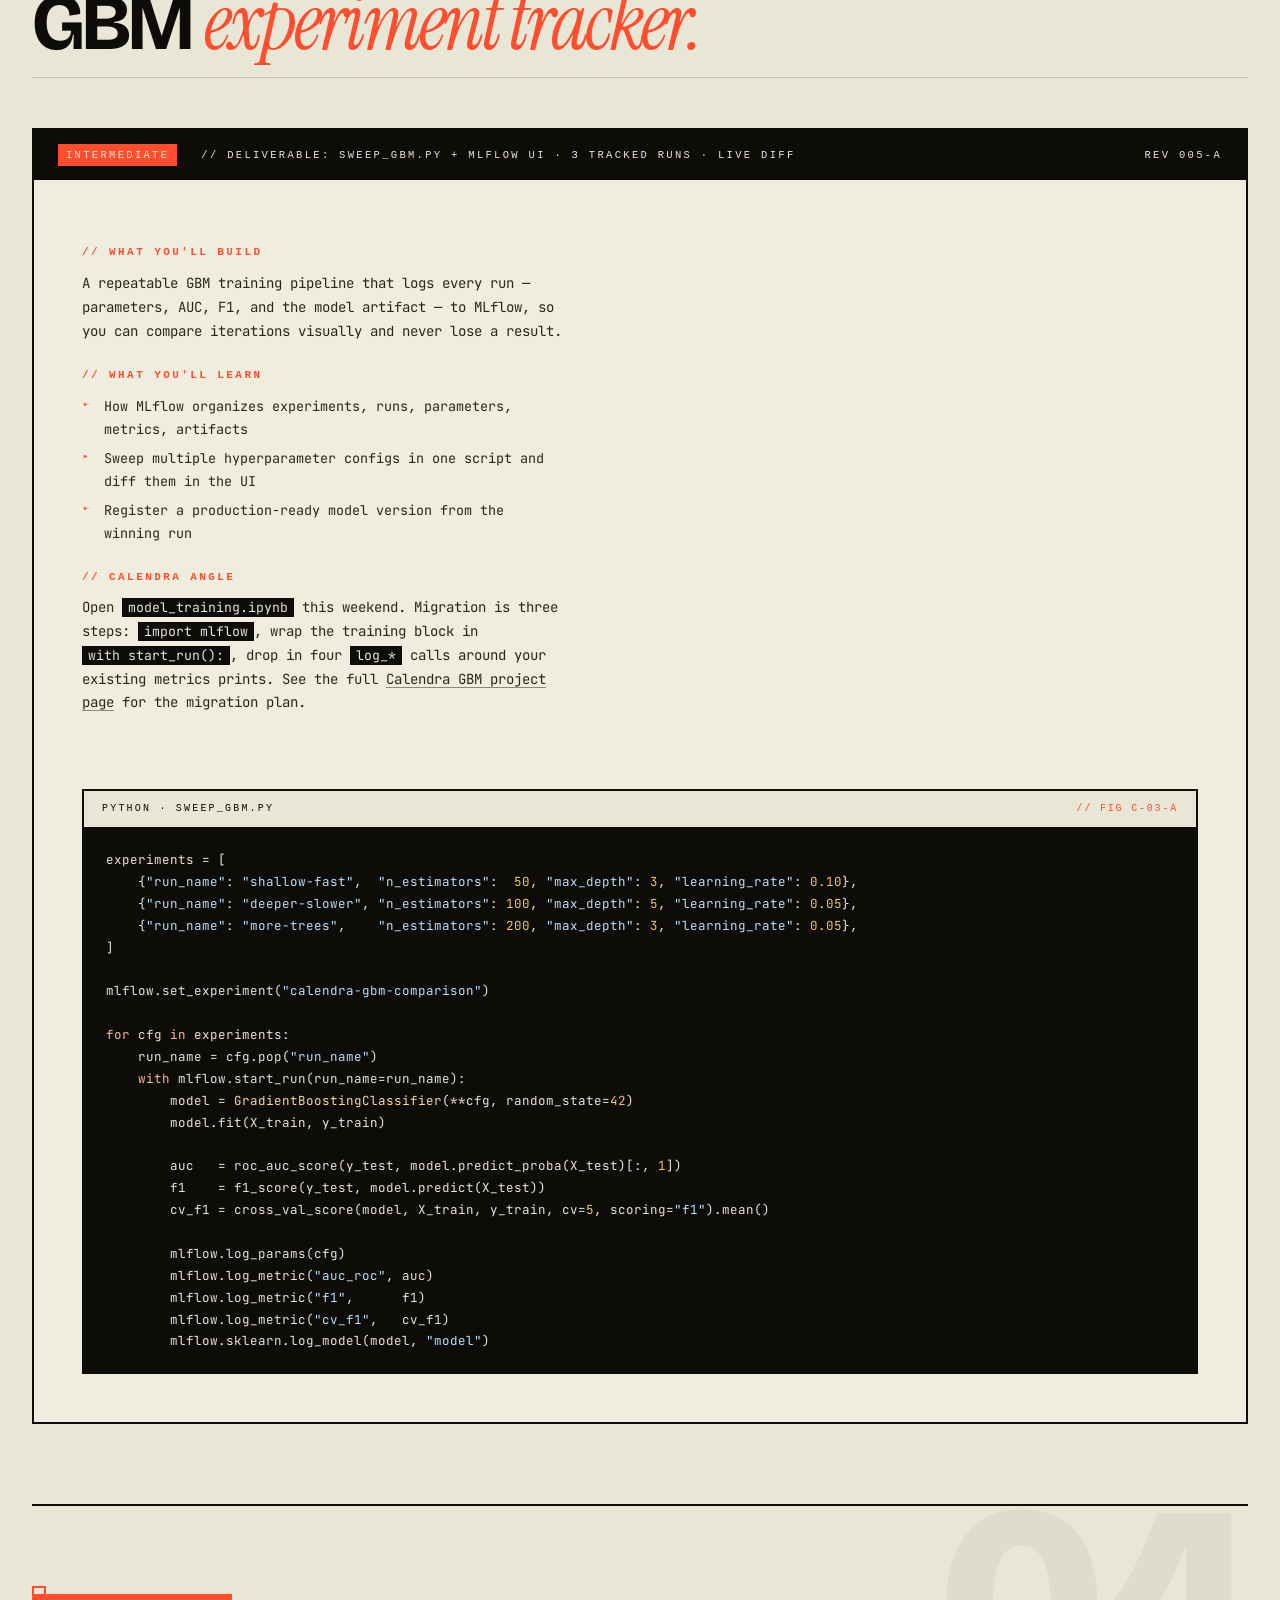
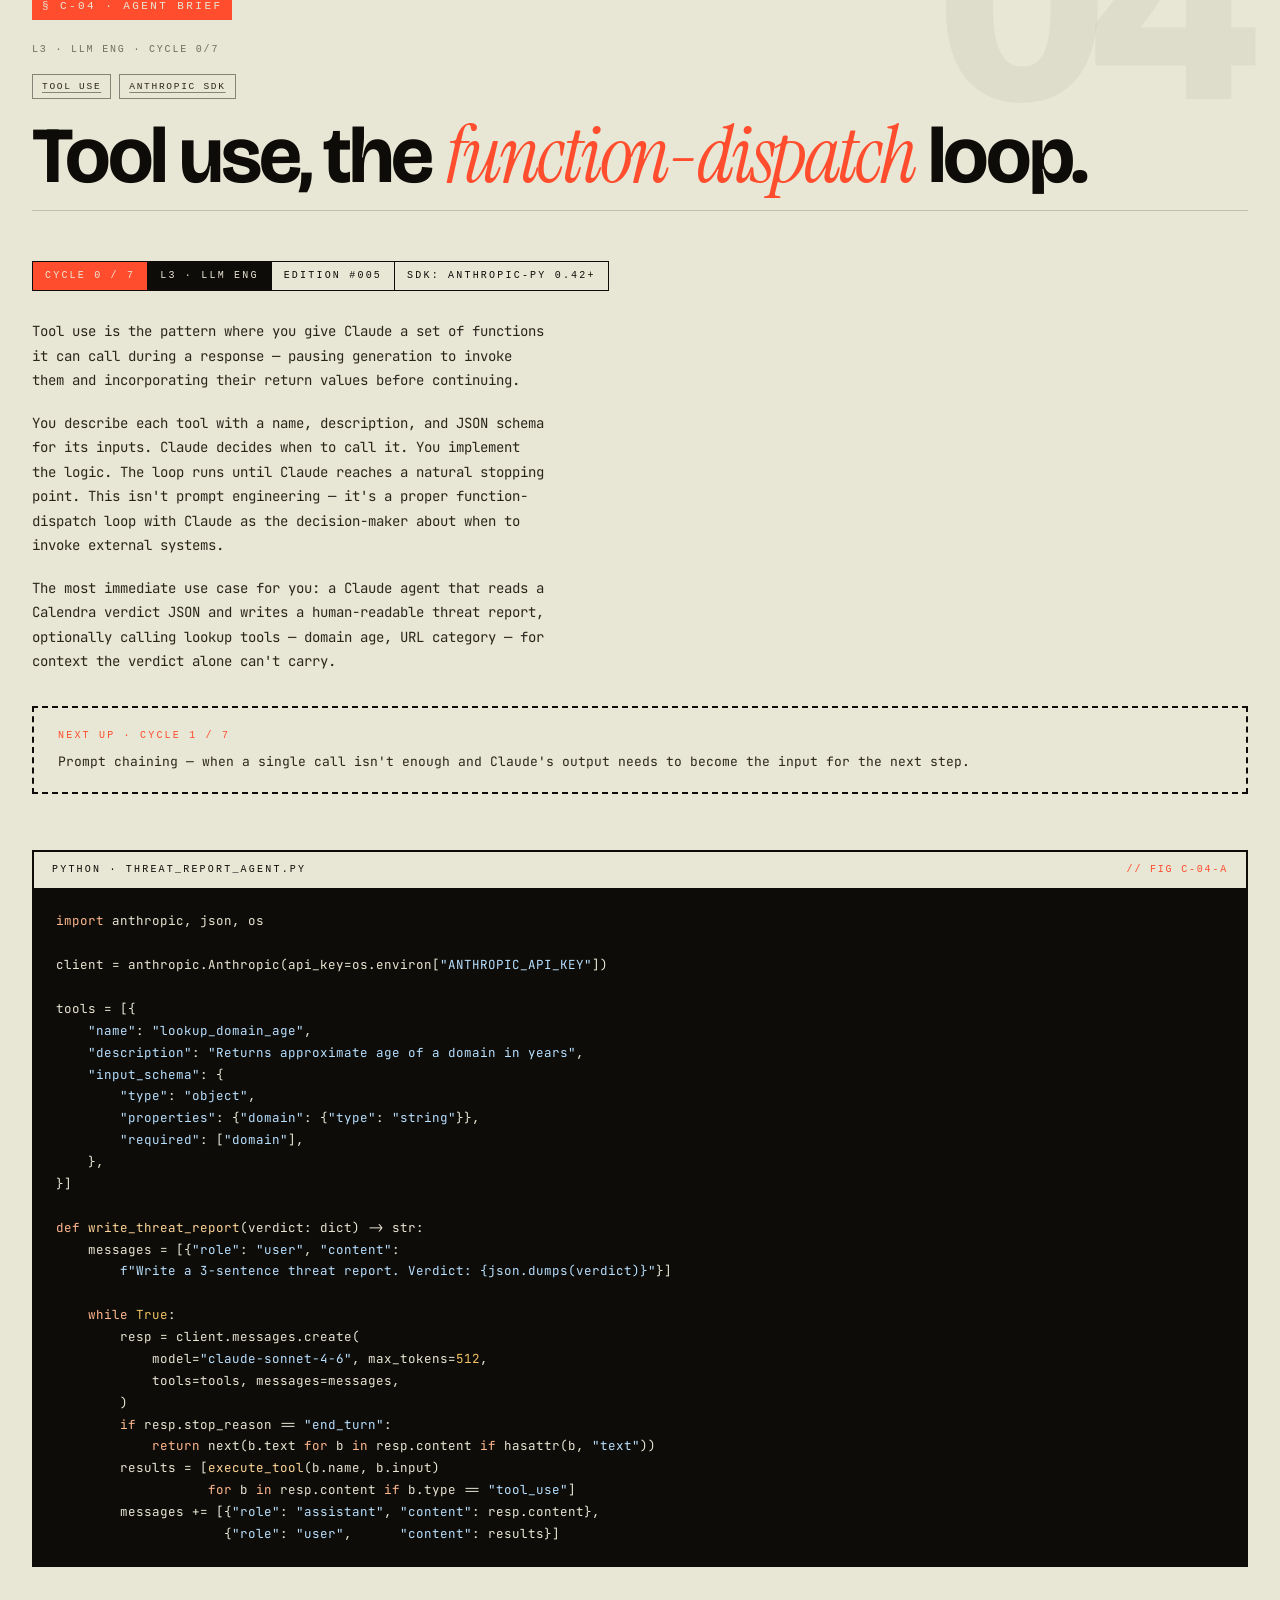
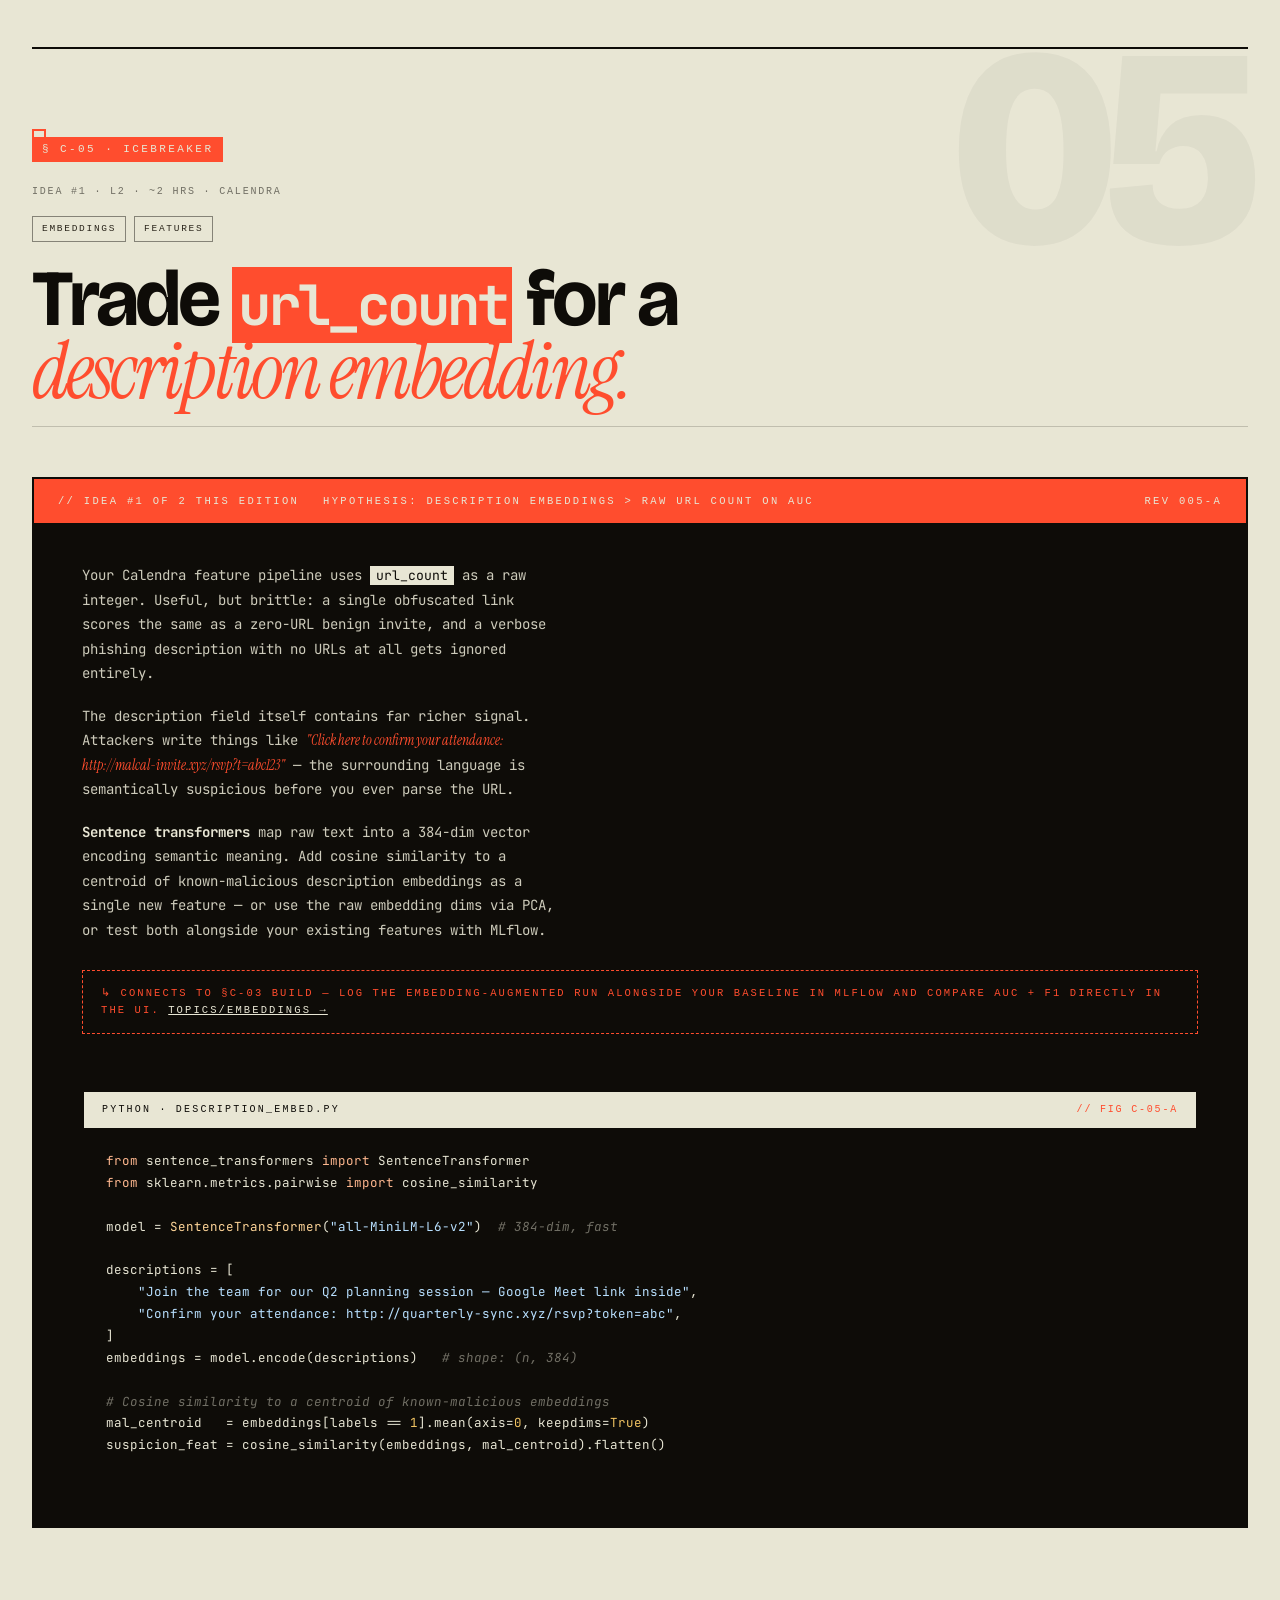
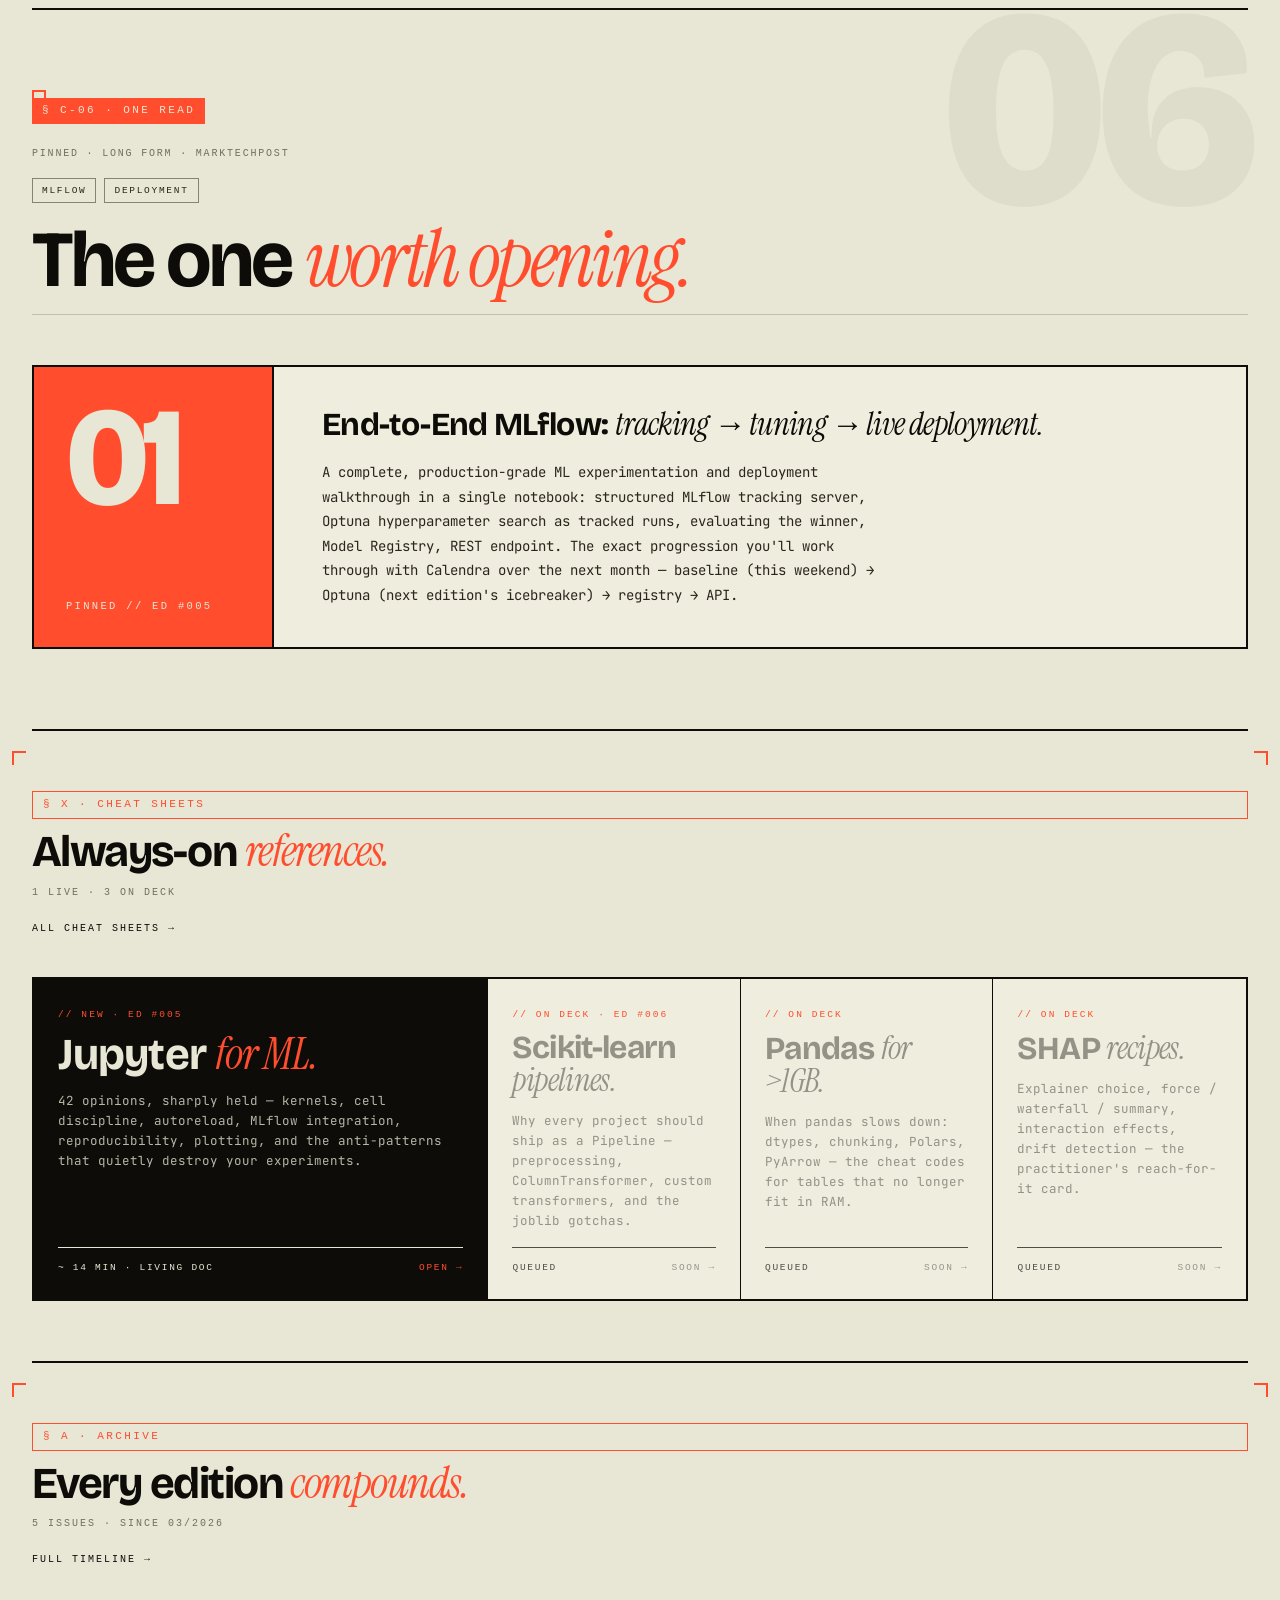
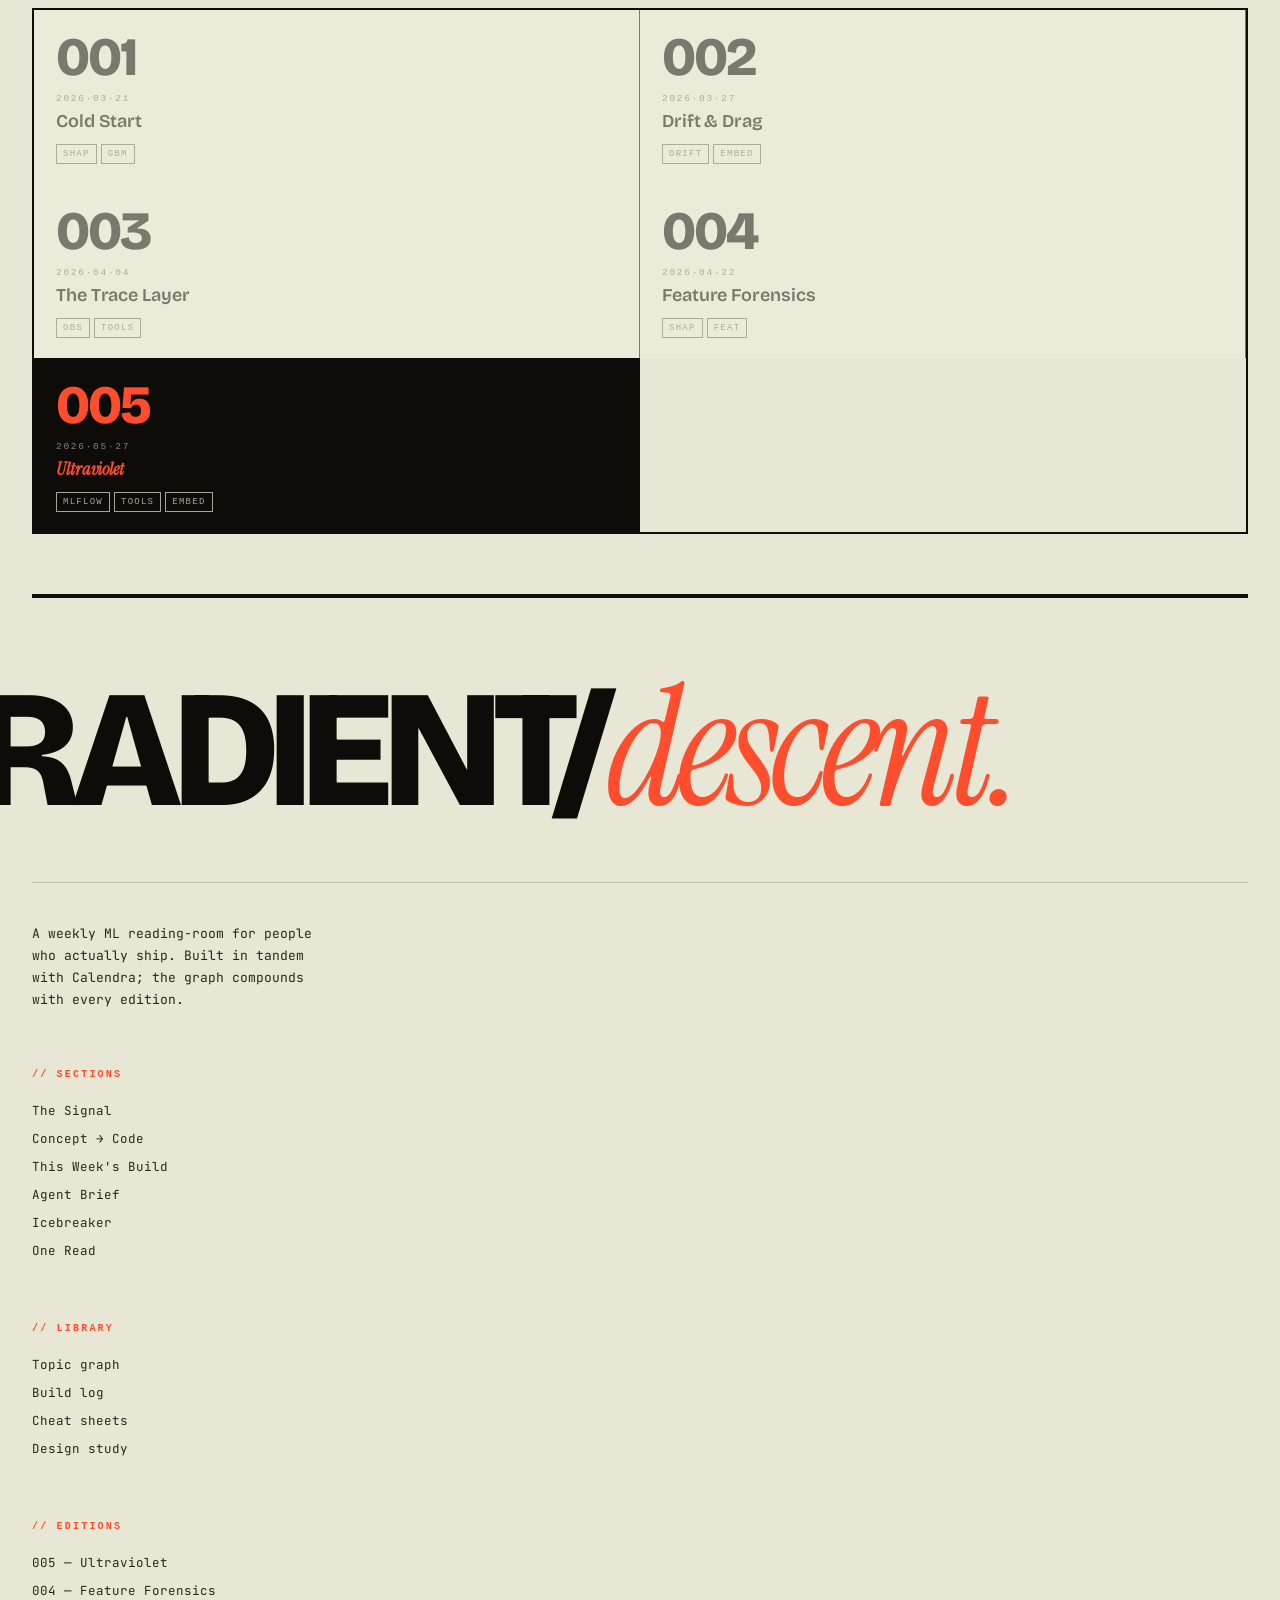
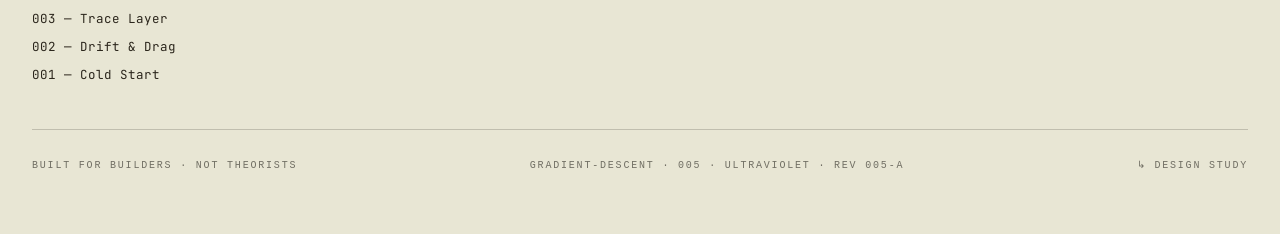
<file: editions/005.html>
<!DOCTYPE html>
<html lang="en">
<head>
  <meta charset="UTF-8">
  <meta name="viewport" content="width=device-width, initial-scale=1.0">
  <title>GRADIENT-DESCENT // 005 — Ultraviolet</title>
  <link rel="preconnect" href="https://fonts.googleapis.com">
  <link rel="preconnect" href="https://fonts.gstatic.com" crossorigin>
  <link href="https://fonts.googleapis.com/css2?family=Bricolage+Grotesque:opsz,wght@12..96,400..800&family=JetBrains+Mono:wght@400;500;700&family=Departure+Mono&family=Instrument+Serif:ital@0;1&display=swap" rel="stylesheet">
  <link rel="stylesheet" href="../system.css">
  <style>
    /* ── page-specific: hero + a few unique components */
    .hero {
      position: relative;
      padding: 80px 0 60px;
      border-bottom: 2px solid var(--ink);
      overflow: visible;
    }
    .hero-meta-row {
      display: grid;
      grid-template-columns: repeat(5, 1fr);
      gap: 24px;
      padding: 14px 56px;
      font-family: var(--depmono);
      font-size: 10.5px;
      letter-spacing: 0.18em;
      text-transform: uppercase;
      color: var(--dim);
      border-bottom: 1px solid var(--line);
      margin: 0 -56px 50px;
    }
    .hero-meta-row .cell strong {
      display: block;
      color: var(--ink);
      font-family: var(--mono);
      font-weight: 500;
      font-size: 13px;
      letter-spacing: 0.06em;
      margin-bottom: 4px;
      text-transform: none;
    }
    .hero-meta-row .cell.hot strong { color: var(--hot); }

    .hero-display {
      position: relative;
      margin: 0 -120px 40px 0;
      overflow: visible;
    }
    .hero-display .line {
      font-family: var(--display);
      font-weight: 800;
      font-size: clamp(120px, 16vw, 280px);
      line-height: 0.82;
      letter-spacing: -0.05em;
      color: var(--ink);
      white-space: nowrap;
      will-change: transform;
    }
    .hero-display .l2 {
      color: var(--hot);
      margin-left: -20px;
    }
    .hero-display .l2 em {
      font-family: var(--serif);
      font-style: italic;
      font-weight: 300;
      letter-spacing: -0.02em;
      color: var(--ink);
    }
    .hero-deck {
      display: grid;
      grid-template-columns: 1fr 1fr 1fr;
      gap: 56px;
      padding-top: 32px;
      border-top: 1px solid var(--line);
    }
    .hero-deck .col {
      font-family: var(--mono);
      font-size: 14px;
      line-height: 1.6;
      color: var(--ink-2);
    }
    .hero-deck .col h4 {
      font-family: var(--depmono);
      font-size: 10px;
      letter-spacing: 0.22em;
      text-transform: uppercase;
      color: var(--hot);
      margin-bottom: 12px;
    }
    .hero-deck .col strong { color: var(--ink); font-weight: 500; }
    .hero-deck .col em { color: var(--blue); font-style: italic; }

    /* Signal sheet — 3 articles split */
    .signal-sheet {
      display: grid;
      grid-template-columns: repeat(3, 1fr);
      gap: 0;
      border: 1.5px solid var(--ink);
      background: var(--paper-3);
    }
    .signal-cell {
      padding: 28px 30px 30px;
      border-right: 1.5px solid var(--ink);
      display: flex;
      flex-direction: column;
      position: relative;
    }
    .signal-cell:last-child { border-right: 0; }
    .signal-cell .ix {
      font-family: var(--depmono);
      font-size: 9.5px;
      letter-spacing: 0.22em;
      color: var(--hot);
      text-transform: uppercase;
      margin-bottom: 12px;
    }
    .signal-cell h3 {
      font-family: var(--display);
      font-weight: 700;
      font-size: 26px;
      letter-spacing: -0.02em;
      line-height: 1.05;
      margin-bottom: 16px;
      text-wrap: balance;
    }
    .signal-cell h3 em { font-family: var(--serif); font-style: italic; font-weight: 300; }
    .signal-cell .meta-line {
      font-family: var(--depmono);
      font-size: 9.5px;
      letter-spacing: 0.18em;
      color: var(--dim);
      text-transform: uppercase;
      padding-bottom: 16px;
      margin-bottom: 16px;
      border-bottom: 1px solid var(--line);
    }
    .signal-cell p {
      font-family: var(--mono);
      font-size: 13px;
      line-height: 1.7;
      color: var(--ink-2);
      margin-bottom: 12px;
      flex: 1;
    }
    .signal-cell .ftr {
      display: flex;
      justify-content: space-between;
      align-items: center;
      padding-top: 14px;
      border-top: 1px solid var(--line);
      font-family: var(--depmono);
      font-size: 10px;
      letter-spacing: 0.18em;
      text-transform: uppercase;
    }
    .signal-cell .ftr .read { color: var(--hot); }
    .signal-cell .ftr .tags { display: flex; gap: 6px; }
    .signal-cell .ftr .tag { padding: 2px 7px; border: 1px solid var(--line-strong); color: var(--dim); }
    .signal-cell .ftr .tag.l2 { color: var(--blue); border-color: var(--blue); }

    /* Build card */
    .build {
      border: 2px solid var(--ink);
      background: var(--paper-3);
      position: relative;
    }
    .build-band {
      display: grid;
      grid-template-columns: auto 1fr auto;
      padding: 14px 24px;
      background: var(--ink);
      color: var(--paper);
      font-family: var(--depmono);
      font-size: 10.5px;
      letter-spacing: 0.22em;
      text-transform: uppercase;
      align-items: center;
      gap: 24px;
    }
    .build-band .diff {
      color: var(--paper);
      background: var(--hot);
      padding: 3px 8px;
    }
    .build-body { padding: 40px 48px 48px; }

    /* Icebreaker dark card */
    .ice {
      background: var(--ink);
      color: var(--paper);
      border: 2px solid var(--ink);
      position: relative;
    }
    .ice-band {
      padding: 14px 24px;
      background: var(--hot);
      color: var(--paper);
      font-family: var(--depmono);
      font-size: 10.5px;
      letter-spacing: 0.22em;
      text-transform: uppercase;
      display: grid;
      grid-template-columns: auto 1fr auto;
      gap: 24px;
      align-items: center;
    }
    .ice-body { padding: 40px 48px 48px; }
    .ice-body p {
      font-family: var(--mono);
      font-size: 14px;
      line-height: 1.75;
      color: rgba(232,230,212,0.88);
      max-width: 60ch;
      margin-bottom: 18px;
    }
    .ice-body p strong { color: var(--paper); }
    .ice-body p em { font-family: var(--serif); font-style: italic; color: var(--hot); }
    .ice-body code.inline { background: var(--paper); color: var(--ink); }
    .ice-body .connect {
      margin-top: 28px;
      padding: 14px 18px;
      border: 1.5px dashed var(--hot);
      font-family: var(--depmono);
      font-size: 10.5px;
      letter-spacing: 0.2em;
      text-transform: uppercase;
      color: var(--hot);
    }
    .ice-body .connect a { color: var(--paper); text-decoration: underline; }

    /* One read */
    .oneread {
      border: 2px solid var(--ink);
      background: var(--paper-3);
      display: grid;
      grid-template-columns: 240px 1fr;
      gap: 0;
    }
    .oneread .number {
      background: var(--hot);
      color: var(--paper);
      padding: 32px;
      display: flex;
      flex-direction: column;
      justify-content: space-between;
      border-right: 2px solid var(--ink);
    }
    .oneread .number .big {
      font-family: var(--display);
      font-weight: 800;
      font-size: 140px;
      line-height: 0.85;
      letter-spacing: -0.05em;
    }
    .oneread .number .lbl {
      font-family: var(--depmono);
      font-size: 10.5px;
      letter-spacing: 0.22em;
      text-transform: uppercase;
    }
    .oneread .content { padding: 40px 48px; }
    .oneread h3 {
      font-family: var(--display);
      font-weight: 700;
      font-size: 32px;
      letter-spacing: -0.02em;
      line-height: 1.1;
      margin-bottom: 18px;
    }
    .oneread h3 em { font-family: var(--serif); font-style: italic; font-weight: 300; }

    /* Cheatsheet panel — grid of cards */
    .cs-grid {
      display: grid;
      grid-template-columns: 1.8fr 1fr 1fr 1fr;
      gap: 0;
      border: 2px solid var(--ink);
    }
    .cs-card {
      padding: 28px 24px 24px;
      border-right: 1.5px solid var(--ink);
      background: var(--paper-3);
      display: flex;
      flex-direction: column;
      transition: background 0.2s;
      color: inherit;
      position: relative;
    }
    .cs-card:last-child { border-right: 0; }
    .cs-card:hover { background: var(--paper); }
    .cs-card.featured {
      background: var(--ink);
      color: var(--paper);
    }
    .cs-card.featured:hover { background: #1a1610; }
    .cs-card .ix {
      font-family: var(--depmono);
      font-size: 9.5px;
      letter-spacing: 0.22em;
      color: var(--hot);
      text-transform: uppercase;
      margin-bottom: 10px;
    }
    .cs-card h3 {
      font-family: var(--display);
      font-weight: 700;
      font-size: 32px;
      letter-spacing: -0.02em;
      line-height: 1.0;
      margin-bottom: 14px;
      flex-shrink: 0;
    }
    .cs-card.featured h3 { font-size: 44px; }
    .cs-card h3 em { font-family: var(--serif); font-style: italic; font-weight: 300; }
    .cs-card.featured h3 em { color: var(--hot); }
    .cs-card .blurb {
      font-family: var(--mono);
      font-size: 12.5px;
      line-height: 1.6;
      color: inherit;
      opacity: 0.78;
      margin-bottom: 16px;
      flex: 1;
    }
    .cs-card .row {
      display: flex;
      justify-content: space-between;
      align-items: center;
      font-family: var(--depmono);
      font-size: 9.5px;
      letter-spacing: 0.18em;
      text-transform: uppercase;
      padding-top: 12px;
      border-top: 1px solid currentColor;
      opacity: 0.7;
    }
    .cs-card.featured .row { opacity: 1; }
    .cs-card .row .go { color: var(--hot); }
    .cs-card.coming h3 { opacity: 0.4; }
    .cs-card.coming .blurb { opacity: 0.4; }
    .cs-card.coming .row .go { color: var(--dim); }
  
    @media (max-width: 720px) {
      .hero { padding: 40px 0 36px; }
      .hero-meta-row {
        grid-template-columns: 1fr 1fr;
        gap: 10px 14px;
        padding: 12px 16px;
        margin: 0 -16px 32px;
        font-size: 9px;
      }
      .hero-meta-row .cell strong { font-size: 11px; margin-bottom: 2px; }

      .hero-display { margin: 0 -16px 28px 0; }
      .hero-display .line { font-size: clamp(56px, 17vw, 88px); line-height: 0.88; }
      .hero-display .l2 { margin-left: -3px; }

      .hero-deck { grid-template-columns: 1fr; gap: 22px; padding-top: 22px; }
      .hero-deck .col { font-size: 13px; line-height: 1.55; }
      .hero-deck .col h4 { font-size: 9.5px; margin-bottom: 8px; }

      /* SIGNAL SHEET — stack */
      .signal-sheet { grid-template-columns: 1fr; }
      .signal-cell { border-right: 0; border-bottom: 1.5px solid var(--ink); padding: 22px 18px 24px; }
      .signal-cell:last-child { border-bottom: 0; }
      .signal-cell h3 { font-size: 22px; margin-bottom: 14px; }
      .signal-cell .meta-line { font-size: 9px; margin-bottom: 14px; padding-bottom: 14px; }
      .signal-cell p { font-size: 12.5px; }
      .signal-cell .ftr { font-size: 9px; flex-wrap: wrap; gap: 8px; }
      .signal-cell .ftr .tags { gap: 4px; }

      /* BUILD CARD */
      .build-band { grid-template-columns: 1fr; gap: 8px; padding: 12px 18px; font-size: 9.5px; }
      .build-body { padding: 24px 20px 28px; }
      .build-body .twocol { gap: 28px; }

      /* ICE CARD */
      .ice-band { grid-template-columns: 1fr; gap: 8px; padding: 12px 18px; font-size: 9.5px; }
      .ice-body { padding: 24px 20px 28px; }
      .ice-body p { font-size: 13px; }
      .ice-body .connect { padding: 12px 14px; font-size: 9.5px; }

      /* ONE READ */
      .oneread { grid-template-columns: 1fr; }
      .oneread .number { flex-direction: row; align-items: center; justify-content: space-between; padding: 18px 22px; border-right: 0; border-bottom: 2px solid var(--ink); }
      .oneread .number .big { font-size: 64px; }
      .oneread .content { padding: 24px 22px 28px; }
      .oneread h3 { font-size: 22px; }

      /* CHEAT SHEET TILES */
      .cs-grid { grid-template-columns: 1fr; }
      .cs-card { border-right: 0; border-bottom: 1.5px solid var(--ink); padding: 22px 20px 22px; }
      .cs-card:last-child { border-bottom: 0; }
      .cs-card h3 { font-size: 28px; }
      .cs-card.featured h3 { font-size: 36px; }
      .cs-card .blurb { font-size: 12.5px; margin-bottom: 14px; }
      .cs-card .row { font-size: 9px; }
    }
  </style>
</head>
<body>

  <nav class="top">
    <div class="nav-inner">
      <div class="nav-brand">
        <span class="hash">GD-005</span>
        <a href="../index.html">GRADIENT/DESCENT</a>
      </div>
      <div class="nav-links">
        <a href="../index.html" class="active">latest</a>
        <a href="../projects/index.html">build-log</a>
        <a href="../topics/index.html">topic-graph</a>
        <a href="../cheatsheets/index.html">cheatsheets</a>
        <a href="../whats-new.html">what's new</a>
        <a href="../index.html#archive">archive</a>
      </div>
      <div class="nav-meta">
        <span class="live" style="opacity:0.5;cursor:default;">LIVE</span>
        <span>2026·05·27</span>
        <span style="color: var(--ink);">REV 005-A</span>
      </div>
    </div>
  </nav>

  <main class="canvas" id="latest">

    <!-- HERO -->
    <section class="hero">
      <span class="cmark" style="top:8px; left:-20px;"></span>
      <span class="cmark tr" style="top:8px; right:-20px;"></span>

      <div class="hero-meta-row">
        <div class="cell hot"><strong>№005</strong>edition</div>
        <div class="cell"><strong>2026·05·27</strong>publish date</div>
        <div class="cell"><strong>ULTRAVIOLET</strong>codename</div>
        <div class="cell"><strong>~7 min</strong>read time</div>
        <div class="cell"><strong>6 / 1 / 3</strong>secs / topics-new / in-flight</div>
      </div>

      <div class="hero-display" id="kinetic">
        <div class="line l1">GRADIENT/</div>
        <div class="line l2">DESCEN<em>t.</em></div>
      </div>

      <div class="hero-deck">
        <div class="col">
          <h4>// THE LEAD</h4>
          <p><a href="../topics/mlflow.html"><strong>MLflow</strong></a> becomes the spine of every Calendra experiment this week — the loop that finally turns ad-hoc notebook runs into something you can <em>diff</em>.</p>
        </div>
        <div class="col">
          <h4>// ONE LEVEL UP</h4>
          <p><a href="../topics/embeddings.html"><strong>Sentence transformers</strong></a> open a new feature axis on the ICS description field. A 384-dim vector that catches what <code class="inline">url_count</code> misses.</p>
        </div>
        <div class="col">
          <h4>// AGENT LOOP</h4>
          <p>Anthropic's <a href="../topics/tool-use.html"><strong>tool-use</strong></a> loop, drawn out so the GBM can <em>explain itself</em> — verdict JSON in, three-sentence threat report out.</p>
        </div>
      </div>
    </section>

    <!-- BUILD LOG -->
    <section class="panel" id="projects">
      <span class="cmark" style="top:20px; left:-20px;"></span>
      <span class="cmark tr" style="top:20px; right:-20px;"></span>

      <div class="panel-head">
        <span class="id">§ B · BUILD LOG</span>
        <h2>What's <em>actually</em> on the bench.</h2>
        <span class="ts">SYNCED 14:32 UTC</span>
        <span class="ref"><a href="../projects/index.html">ALL PROJECTS →</a></span>
      </div>

      <div class="buildlog">
        <div class="buildlog-head">
          <span>#</span><span>name</span><span>next step</span><span>status</span><span>progress</span><span>metrics</span><span>touched</span>
        </div>

        <a class="buildlog-row" href="../projects/calendra-gbm.html">
          <span class="idx">B-01</span>
          <div class="name">Calendra · <em>GBM</em></div>
          <div class="next-line">Add <b>MLflow tracking</b> · §C-02 this weekend</div>
          <span class="status training">TRAINING</span>
          <div class="barwrap"><span>72%</span><div class="bar"><i style="width:72%"></i></div></div>
          <div class="metrics"><span>AUC</span> 0.978 · <span>F1</span> 0.954</div>
          <div class="touch">2 days ago</div>
        </a>

        <a class="buildlog-row" href="../projects/index.html">
          <span class="idx">B-02</span>
          <div class="name">Description <em>embeddings</em></div>
          <div class="next-line">Test <b>all-MiniLM-L6-v2</b> · §C-05 icebreaker</div>
          <span class="status experiment">EXPERIMENT</span>
          <div class="barwrap"><span>18%</span><div class="bar"><i style="width:18%"></i></div></div>
          <div class="metrics"><span>DIMS</span> 384 · <span>L2</span> queued</div>
          <div class="touch">spec draft</div>
        </a>

        <a class="buildlog-row" href="../projects/index.html">
          <span class="idx">B-03</span>
          <div class="name">Workshop <em>trace</em> layer</div>
          <div class="next-line">Wire into <b>tool-use agent</b> · §C-04</div>
          <span class="status evaluating">EVALUATING</span>
          <div class="barwrap"><span>35%</span><div class="bar"><i style="width:35%"></i></div></div>
          <div class="metrics"><span>PORT</span> :5899 · <span>STORE</span> SQLite</div>
          <div class="touch">5 days ago</div>
        </a>
      </div>
    </section>

    <!-- TOPIC GRAPH -->
    <section class="panel" id="knowledge">
      <span class="cmark" style="top:20px; left:-20px;"></span>
      <span class="cmark tr" style="top:20px; right:-20px;"></span>

      <div class="panel-head">
        <span class="id">§ K · TOPIC GRAPH</span>
        <h2>Compounding <em>knowledge.</em></h2>
        <span class="ts">8 NODES · 14 EDGES</span>
        <span class="ref"><a href="../topics/index.html">ALL TOPICS →</a></span>
      </div>

      <div class="topic-grid">
        <a class="topic-cell current" href="../topics/mlflow.html">
          <div class="num">// NEW · ED #005</div>
          <h3>MLflow</h3>
          <div class="meta"><span>1 ED</span><span>ANCHOR-CANDIDATE</span></div>
        </a>
        <a class="topic-cell" href="../topics/index.html">
          <div class="num">// ANCHOR</div>
          <h3>SHAP</h3>
          <div class="meta"><span>3 ED</span><span>2 NEW EDGES</span></div>
        </a>
        <a class="topic-cell current" href="../topics/tool-use.html">
          <div class="num">// ACTIVE · ED #005</div>
          <h3>Tool Use</h3>
          <div class="meta"><span>2 ED</span><span>+1 EDGE</span></div>
        </a>
        <a class="topic-cell current" href="../topics/embeddings.html">
          <div class="num">// ACTIVE · ED #005</div>
          <h3>Embeddings</h3>
          <div class="meta"><span>2 ED</span><span>+1 EDGE</span></div>
        </a>
        <a class="topic-cell" href="../topics/index.html">
          <div class="num">// RECURRING</div>
          <h3>Observability</h3>
          <div class="meta"><span>2 ED</span><span>—</span></div>
        </a>
        <a class="topic-cell" href="../topics/index.html">
          <div class="num">// RECURRING</div>
          <h3>GBM</h3>
          <div class="meta"><span>2 ED</span><span>+1 EDGE</span></div>
        </a>
        <a class="topic-cell" href="../topics/index.html">
          <div class="num">// DORMANT 30d</div>
          <h3>Drift</h3>
          <div class="meta"><span>2 ED</span><span>radar</span></div>
        </a>
        <a class="topic-cell" href="../topics/index.html">
          <div class="num">// RECURRING</div>
          <h3>Features</h3>
          <div class="meta"><span>2 ED</span><span>+1 EDGE</span></div>
        </a>
      </div>
    </section>

    <!-- ============== ARTICLE SECTIONS ============== -->

    <!-- 01 · SIGNAL -->
    <section class="secblock reveal" id="signal">
      <span class="cmark"></span><span class="cmark tr"></span>
      <span class="cmark bl"></span><span class="cmark br"></span>
      <div class="secblock-num-display">01</div>

      <div class="secblock-head">
        <div class="secblock-meta">
          <span class="id">§ C-01 · THE SIGNAL</span>
          <div class="ref">3 ITEMS · WEEK 21 · REF: VB / MTP / ARXIV</div>
          <div class="secblock-topics">
            <a class="topic-chip" href="../topics/index.html">Observability</a>
            <a class="topic-chip" href="../topics/index.html">SHAP</a>
            <a class="topic-chip" href="../topics/embeddings.html">Embeddings</a>
          </div>
        </div>
        <h2>Three things <em>worth</em> stopping for.</h2>
      </div>

      <div class="signal-sheet">
        <article class="signal-cell">
          <div class="ix">// item i · S-01-A</div>
          <h3>Raindrop <em>Workshop:</em> local debugger for AI agents.</h3>
          <div class="meta-line">VENTUREBEAT · MAY 14 · MIT · OPEN SOURCE</div>
          <p>Raindrop AI dropped <strong>Workshop</strong> — a local daemon that streams every token, tool call, and decision from your AI agent into a single SQLite file and serves a dashboard at <code class="inline">localhost:5899</code>. Zero code changes — an env var hooks Anthropic, OpenAI, LangChain, LlamaIndex, CrewAI automatically.</p>
          <div class="ftr">
            <a href="https://venturebeat.com/technology/developers-can-now-debug-and-evaluate-ai-agents-locally-with-raindrops-open-source-tool-workshop" class="read">VENTUREBEAT →</a>
            <div class="tags"><span class="tag">MIT</span><span class="tag">TRACE</span></div>
          </div>
        </article>

        <article class="signal-cell">
          <div class="ix">// item ii · S-01-B</div>
          <h3>Advanced <em>SHAP:</em> drift, interactions, maskers.</h3>
          <div class="meta-line">MARKTECHPOST · MAY 17 · CODING GUIDE</div>
          <p>A code-first guide past force plots: <strong>SHAP-IQ</strong> for feature <em>interaction</em> effects, KS-tests on SHAP distributions to detect attribution drift, side-by-side TreeExplainer vs. KernelExplainer vs. PermutationExplainer. Tells you not just "inputs changed" but "the model's <em>reasoning</em> changed."</p>
          <div class="ftr">
            <a href="https://www.marktechpost.com/2026/05/17/a-coding-guide-implementing-shap-explainability-workflows-with-explainer-comparisons-maskers-interactions-drift-and-black-box-models/" class="read">MARKTECHPOST →</a>
            <div class="tags"><span class="tag">DRIFT</span><span class="tag">PYTHON</span></div>
          </div>
        </article>

        <article class="signal-cell">
          <div class="ix">// item iii · S-01-C</div>
          <h3>Sentence transformers <em>benchmarked</em> for attack-to-CVE.</h3>
          <div class="meta-line">ARXIV 2602.22433 · L2 · ONE LEVEL AHEAD</div>
          <p>14 models tested on mapping cyberattack descriptions to known CVEs. <em>multi-qa-mpnet-base-dot-v1</em> hit <strong>F1 = 89.0</strong>, precision 84.0, recall 94.7 on MITRE ATT&amp;CK. The finding: description text outperforms TTP summary labels — surrounding language carries more weight than structured tags.</p>
          <div class="ftr">
            <a href="https://arxiv.org/abs/2602.22433" class="read">ARXIV →</a>
            <div class="tags"><span class="tag l2">L2 PULL</span></div>
          </div>
        </article>
      </div>
    </section>

    <!-- 02 · CONCEPT → CODE -->
    <section class="secblock reveal body" id="concept">
      <span class="cmark"></span><span class="cmark tr"></span>
      <span class="cmark bl"></span><span class="cmark br"></span>
      <div class="secblock-num-display">02</div>

      <div class="secblock-head">
        <div class="secblock-meta">
          <span class="id">§ C-02 · CONCEPT → CODE</span>
          <div class="ref">~ 7 MIN · L1 PYTHON · REF: MLflow 2.x</div>
          <div class="secblock-topics">
            <a class="topic-chip" href="../topics/mlflow.html">MLflow</a>
            <a class="topic-chip" href="../topics/mlflow.html">Tracking</a>
            <a class="topic-chip" href="../topics/index.html">GBM</a>
          </div>
        </div>
        <h2>MLflow: <em>stop guessing,</em> start comparing.</h2>
      </div>

      <div class="twocol">
        <div>
          <p>You have a working GBM hitting 98% accuracy. But which <code class="inline">n_estimators</code> got you there? What <code class="inline">max_depth</code> did you finally settle on? When you retrain on fresh labeled data next month, how will you know the new run is actually better — or just differently broken?</p>
          <p>Without experiment tracking, model development is <em>archaeology</em> — reconstructing what past-you did from notebook cells and vague memory. <strong>MLflow fixes this.</strong> Every training run becomes a named, permanent record with its exact parameters, evaluation metrics, and saved model artifact.</p>
          <p>The API surface you need is tiny: <code class="inline">set_experiment()</code> names the project, <code class="inline">start_run()</code> opens a record, three logging calls fill it in. Comparison views, registry, artifact browser — free.</p>
          <p>Change one param, re-run with a different <code class="inline">run_name</code>, and the UI lets you diff them. That's the entire loop.</p>

          <div class="callout">
            <span class="lbl">// see also</span>
            Full topic page on MLflow with every appearance across editions, the full code archive, and the roadmap of where it goes next — <a href="../topics/mlflow.html">topics/mlflow →</a>
          </div>
        </div>

        <div class="code">
          <div class="code-head">
            <span class="lang">python · baseline_gbm.py</span>
            <span class="id">// FIG C-02-α</span>
          </div>
<pre><span class="k">import</span> mlflow
<span class="k">import</span> mlflow.sklearn
<span class="k">from</span> sklearn.ensemble <span class="k">import</span> GradientBoostingClassifier
<span class="k">from</span> sklearn.model_selection <span class="k">import</span> train_test_split
<span class="k">from</span> sklearn.metrics <span class="k">import</span> roc_auc_score, f1_score

params = {<span class="s">"n_estimators"</span>: <span class="n">100</span>, <span class="s">"max_depth"</span>: <span class="n">3</span>, <span class="s">"learning_rate"</span>: <span class="n">0.1</span>}

mlflow.set_experiment(<span class="s">"calendra-gbm"</span>)

<span class="k">with</span> mlflow.start_run(run_name=<span class="s">"baseline"</span>):
    model = <span class="f">GradientBoostingClassifier</span>(**params, random_state=<span class="n">42</span>)
    model.fit(X_train, y_train)

    mlflow.log_params(params)
    mlflow.log_metric(<span class="s">"auc_roc"</span>, roc_auc_score(y_test, model.predict_proba(X_test)[:, <span class="n">1</span>]))
    mlflow.log_metric(<span class="s">"f1"</span>,      f1_score(y_test, model.predict(X_test)))
    mlflow.sklearn.log_model(model, <span class="s">"model"</span>)

<span class="c"># Now run:  mlflow ui  →  open localhost:5000</span></pre>
        </div>
      </div>
    </section>

    <!-- 03 · BUILD -->
    <section class="secblock reveal body" id="build">
      <span class="cmark"></span><span class="cmark tr"></span>
      <span class="cmark bl"></span><span class="cmark br"></span>
      <div class="secblock-num-display">03</div>

      <div class="secblock-head">
        <div class="secblock-meta">
          <span class="id">§ C-03 · THIS WEEK'S BUILD</span>
          <div class="ref">SAT · ~ 90 MIN · DELIVERABLE: NOTEBOOK</div>
          <div class="secblock-topics">
            <a class="topic-chip" href="../topics/mlflow.html">MLflow</a>
            <a class="topic-chip" href="../topics/index.html">GBM</a>
          </div>
        </div>
        <h2>GBM <em>experiment tracker.</em></h2>
      </div>

      <div class="build">
        <div class="build-band">
          <span class="diff">INTERMEDIATE</span>
          <span>// DELIVERABLE: SWEEP_GBM.PY + MLFLOW UI · 3 TRACKED RUNS · LIVE DIFF</span>
          <span>REV 005-A</span>
        </div>

        <div class="build-body">
          <div class="twocol">
            <div class="prose">
              <h4>// WHAT YOU'LL BUILD</h4>
              <p style="font-family:var(--mono); font-size:14px; line-height:1.7; color:var(--ink-2); max-width:60ch;">A repeatable GBM training pipeline that logs every run — parameters, AUC, F1, and the model artifact — to MLflow, so you can compare iterations visually and never lose a result.</p>

              <h4>// WHAT YOU'LL LEARN</h4>
              <ul>
                <li>How MLflow organizes experiments, runs, parameters, metrics, artifacts</li>
                <li>Sweep multiple hyperparameter configs in one script and diff them in the UI</li>
                <li>Register a production-ready model version from the winning run</li>
              </ul>

              <h4>// CALENDRA ANGLE</h4>
              <p style="font-family:var(--mono); font-size:14px; line-height:1.7; color:var(--ink-2); max-width:60ch;">Open <code class="inline">model_training.ipynb</code> this weekend. Migration is three steps: <code class="inline">import mlflow</code>, wrap the training block in <code class="inline">with start_run():</code>, drop in four <code class="inline">log_*</code> calls around your existing metrics prints. See the full <a href="../projects/calendra-gbm.html">Calendra GBM project page</a> for the migration plan.</p>
            </div>

            <div class="code">
              <div class="code-head">
                <span class="lang">python · sweep_gbm.py</span>
                <span class="id">// FIG C-03-α</span>
              </div>
<pre>experiments = [
    {<span class="s">"run_name"</span>: <span class="s">"shallow-fast"</span>,  <span class="s">"n_estimators"</span>:  <span class="n">50</span>, <span class="s">"max_depth"</span>: <span class="n">3</span>, <span class="s">"learning_rate"</span>: <span class="n">0.10</span>},
    {<span class="s">"run_name"</span>: <span class="s">"deeper-slower"</span>, <span class="s">"n_estimators"</span>: <span class="n">100</span>, <span class="s">"max_depth"</span>: <span class="n">5</span>, <span class="s">"learning_rate"</span>: <span class="n">0.05</span>},
    {<span class="s">"run_name"</span>: <span class="s">"more-trees"</span>,    <span class="s">"n_estimators"</span>: <span class="n">200</span>, <span class="s">"max_depth"</span>: <span class="n">3</span>, <span class="s">"learning_rate"</span>: <span class="n">0.05</span>},
]

mlflow.set_experiment(<span class="s">"calendra-gbm-comparison"</span>)

<span class="k">for</span> cfg <span class="k">in</span> experiments:
    run_name = cfg.pop(<span class="s">"run_name"</span>)
    <span class="k">with</span> mlflow.start_run(run_name=run_name):
        model = <span class="f">GradientBoostingClassifier</span>(**cfg, random_state=<span class="n">42</span>)
        model.fit(X_train, y_train)

        auc   = roc_auc_score(y_test, model.predict_proba(X_test)[:, <span class="n">1</span>])
        f1    = f1_score(y_test, model.predict(X_test))
        cv_f1 = cross_val_score(model, X_train, y_train, cv=<span class="n">5</span>, scoring=<span class="s">"f1"</span>).mean()

        mlflow.log_params(cfg)
        mlflow.log_metric(<span class="s">"auc_roc"</span>, auc)
        mlflow.log_metric(<span class="s">"f1"</span>,      f1)
        mlflow.log_metric(<span class="s">"cv_f1"</span>,   cv_f1)
        mlflow.sklearn.log_model(model, <span class="s">"model"</span>)</pre>
            </div>
          </div>
        </div>
      </div>
    </section>

    <!-- 04 · AGENT BRIEF -->
    <section class="secblock reveal body" id="agent">
      <span class="cmark"></span><span class="cmark tr"></span>
      <span class="cmark bl"></span><span class="cmark br"></span>
      <div class="secblock-num-display">04</div>

      <div class="secblock-head">
        <div class="secblock-meta">
          <span class="id">§ C-04 · AGENT BRIEF</span>
          <div class="ref">L3 · LLM ENG · CYCLE 0/7</div>
          <div class="secblock-topics">
            <a class="topic-chip" href="../topics/tool-use.html">Tool Use</a>
            <a class="topic-chip" href="../topics/tool-use.html">Anthropic SDK</a>
          </div>
        </div>
        <h2>Tool use, the <em>function-dispatch</em> loop.</h2>
      </div>

      <div class="agent-meta-strip">
        <span class="hot">CYCLE 0 / 7</span>
        <span class="ink">L3 · LLM ENG</span>
        <span>EDITION #005</span>
        <span>SDK: anthropic-py 0.42+</span>
      </div>

      <div class="twocol">
        <div>
          <p>Tool use is the pattern where you give Claude a set of functions it can call during a response — pausing generation to invoke them and incorporating their return values before continuing.</p>
          <p>You describe each tool with a name, description, and JSON schema for its inputs. Claude decides when to call it. You implement the logic. The loop runs until Claude reaches a natural stopping point. This isn't prompt engineering — it's a proper function-dispatch loop with Claude as the decision-maker about when to invoke external systems.</p>
          <p>The most immediate use case for you: a Claude agent that reads a Calendra verdict JSON and writes a human-readable threat report, optionally calling lookup tools — domain age, URL category — for context the verdict alone can't carry.</p>

          <div class="next-up">
            <span class="lbl">NEXT UP · CYCLE 1 / 7</span>
            Prompt chaining — when a single call isn't enough and Claude's output needs to become the input for the next step.
          </div>
        </div>

        <div class="code">
          <div class="code-head">
            <span class="lang">python · threat_report_agent.py</span>
            <span class="id">// FIG C-04-α</span>
          </div>
<pre><span class="k">import</span> anthropic, json, os

client = anthropic.Anthropic(api_key=os.environ[<span class="s">"ANTHROPIC_API_KEY"</span>])

tools = [{
    <span class="s">"name"</span>: <span class="s">"lookup_domain_age"</span>,
    <span class="s">"description"</span>: <span class="s">"Returns approximate age of a domain in years"</span>,
    <span class="s">"input_schema"</span>: {
        <span class="s">"type"</span>: <span class="s">"object"</span>,
        <span class="s">"properties"</span>: {<span class="s">"domain"</span>: {<span class="s">"type"</span>: <span class="s">"string"</span>}},
        <span class="s">"required"</span>: [<span class="s">"domain"</span>],
    },
}]

<span class="k">def</span> <span class="f">write_threat_report</span>(verdict: dict) -> str:
    messages = [{<span class="s">"role"</span>: <span class="s">"user"</span>, <span class="s">"content"</span>:
        <span class="s">f"Write a 3-sentence threat report. Verdict: {json.dumps(verdict)}"</span>}]

    <span class="k">while</span> <span class="n">True</span>:
        resp = client.messages.create(
            model=<span class="s">"claude-sonnet-4-6"</span>, max_tokens=<span class="n">512</span>,
            tools=tools, messages=messages,
        )
        <span class="k">if</span> resp.stop_reason == <span class="s">"end_turn"</span>:
            <span class="k">return</span> next(b.text <span class="k">for</span> b <span class="k">in</span> resp.content <span class="k">if</span> hasattr(b, <span class="s">"text"</span>))
        results = [<span class="f">execute_tool</span>(b.name, b.input)
                   <span class="k">for</span> b <span class="k">in</span> resp.content <span class="k">if</span> b.type == <span class="s">"tool_use"</span>]
        messages += [{<span class="s">"role"</span>: <span class="s">"assistant"</span>, <span class="s">"content"</span>: resp.content},
                     {<span class="s">"role"</span>: <span class="s">"user"</span>,      <span class="s">"content"</span>: results}]</pre>
        </div>
      </div>
    </section>

    <!-- 05 · ICEBREAKER -->
    <section class="secblock reveal" id="icebreaker">
      <span class="cmark"></span><span class="cmark tr"></span>
      <span class="cmark bl"></span><span class="cmark br"></span>
      <div class="secblock-num-display">05</div>

      <div class="secblock-head">
        <div class="secblock-meta">
          <span class="id">§ C-05 · ICEBREAKER</span>
          <div class="ref">IDEA #1 · L2 · ~2 HRS · CALENDRA</div>
          <div class="secblock-topics">
            <a class="topic-chip" href="../topics/embeddings.html">Embeddings</a>
            <a class="topic-chip" href="../topics/index.html">Features</a>
          </div>
        </div>
        <h2>Trade <code class="inline" style="font-size:0.7em; background: var(--hot); color: var(--paper);">url_count</code> for a <em>description embedding.</em></h2>
      </div>

      <div class="ice">
        <div class="ice-band">
          <span>// IDEA #1 OF 2 THIS EDITION</span>
          <span>HYPOTHESIS: description embeddings &gt; raw URL count on AUC</span>
          <span>REV 005-A</span>
        </div>

        <div class="ice-body">
          <div class="twocol">
            <div>
              <p>Your Calendra feature pipeline uses <code class="inline">url_count</code> as a raw integer. Useful, but brittle: a single obfuscated link scores the same as a zero-URL benign invite, and a verbose phishing description with no URLs at all gets ignored entirely.</p>
              <p>The description field itself contains far richer signal. Attackers write things like <em>"Click here to confirm your attendance: http://malcal-invite.xyz/rsvp?t=abc123"</em> — the surrounding language is semantically suspicious before you ever parse the URL.</p>
              <p><strong>Sentence transformers</strong> map raw text into a 384-dim vector encoding semantic meaning. Add cosine similarity to a centroid of known-malicious description embeddings as a single new feature — or use the raw embedding dims via PCA, or test both alongside your existing features with MLflow.</p>

              <div class="connect">
                ↳ CONNECTS TO §C-03 BUILD — log the embedding-augmented run alongside your baseline in MLflow and compare AUC + F1 directly in the UI. <a href="../topics/embeddings.html">topics/embeddings →</a>
              </div>
            </div>

            <div class="code">
              <div class="code-head">
                <span class="lang">python · description_embed.py</span>
                <span class="id">// FIG C-05-α</span>
              </div>
<pre><span class="k">from</span> sentence_transformers <span class="k">import</span> SentenceTransformer
<span class="k">from</span> sklearn.metrics.pairwise <span class="k">import</span> cosine_similarity

model = <span class="f">SentenceTransformer</span>(<span class="s">"all-MiniLM-L6-v2"</span>)  <span class="c"># 384-dim, fast</span>

descriptions = [
    <span class="s">"Join the team for our Q2 planning session — Google Meet link inside"</span>,
    <span class="s">"Confirm your attendance: http://quarterly-sync.xyz/rsvp?token=abc"</span>,
]
embeddings = model.encode(descriptions)   <span class="c"># shape: (n, 384)</span>

<span class="c"># Cosine similarity to a centroid of known-malicious embeddings</span>
mal_centroid   = embeddings[labels == <span class="n">1</span>].mean(axis=<span class="n">0</span>, keepdims=<span class="n">True</span>)
suspicion_feat = cosine_similarity(embeddings, mal_centroid).flatten()</pre>
            </div>
          </div>
        </div>
      </div>
    </section>

    <!-- 06 · ONE READ -->
    <section class="secblock reveal" id="oneread">
      <span class="cmark"></span><span class="cmark tr"></span>
      <span class="cmark bl"></span><span class="cmark br"></span>
      <div class="secblock-num-display">06</div>

      <div class="secblock-head">
        <div class="secblock-meta">
          <span class="id">§ C-06 · ONE READ</span>
          <div class="ref">PINNED · LONG FORM · MARKTECHPOST</div>
          <div class="secblock-topics">
            <a class="topic-chip" href="../topics/mlflow.html">MLflow</a>
            <a class="topic-chip" href="../topics/index.html">Deployment</a>
          </div>
        </div>
        <h2>The one <em>worth opening.</em></h2>
      </div>

      <div class="oneread">
        <div class="number">
          <div class="big">01</div>
          <div class="lbl">PINNED // ED #005</div>
        </div>
        <div class="content">
          <h3><a href="https://www.marktechpost.com/2026/03/01/a-complete-end-to-end-coding-guide-to-mlflow-experiment-tracking-hyperparameter-optimization-model-evaluation-and-live-model-deployment/">End-to-End MLflow: <em>tracking → tuning → live deployment.</em></a></h3>
          <p style="font-family: var(--mono); font-size: 14px; line-height: 1.75; color: var(--ink-2); max-width: 70ch;">
            A complete, production-grade ML experimentation and deployment walkthrough in a single notebook: structured MLflow tracking server, Optuna hyperparameter search as tracked runs, evaluating the winner, Model Registry, REST endpoint. The exact progression you'll work through with Calendra over the next month — baseline (this weekend) → Optuna (next edition's icebreaker) → registry → API.
          </p>
        </div>
      </div>
    </section>

    <!-- ============== CHEAT SHEETS ============== -->
    <section class="panel" id="cheatsheets">
      <span class="cmark" style="top:20px; left:-20px;"></span>
      <span class="cmark tr" style="top:20px; right:-20px;"></span>

      <div class="panel-head">
        <span class="id">§ X · CHEAT SHEETS</span>
        <h2>Always-on <em>references.</em></h2>
        <span class="ts">1 LIVE · 3 ON DECK</span>
        <span class="ref"><a href="../cheatsheets/index.html">ALL CHEAT SHEETS →</a></span>
      </div>

      <div class="cs-grid">
        <a class="cs-card featured" href="../cheatsheets/jupyter-ml.html">
          <div class="ix">// NEW · ED #005</div>
          <h3>Jupyter <em>for ML.</em></h3>
          <p class="blurb">42 opinions, sharply held — kernels, cell discipline, autoreload, MLflow integration, reproducibility, plotting, and the anti-patterns that quietly destroy your experiments.</p>
          <div class="row">
            <span>~ 14 MIN · LIVING DOC</span>
            <span class="go">OPEN →</span>
          </div>
        </a>

        <a class="cs-card coming" href="../cheatsheets/index.html">
          <div class="ix">// ON DECK · ED #006</div>
          <h3>Scikit-learn <em>pipelines.</em></h3>
          <p class="blurb">Why every project should ship as a Pipeline — preprocessing, ColumnTransformer, custom transformers, and the joblib gotchas.</p>
          <div class="row"><span>QUEUED</span><span class="go">SOON →</span></div>
        </a>

        <a class="cs-card coming" href="../cheatsheets/index.html">
          <div class="ix">// ON DECK</div>
          <h3>Pandas <em>for &gt;1GB.</em></h3>
          <p class="blurb">When pandas slows down: dtypes, chunking, Polars, PyArrow — the cheat codes for tables that no longer fit in RAM.</p>
          <div class="row"><span>QUEUED</span><span class="go">SOON →</span></div>
        </a>

        <a class="cs-card coming" href="../cheatsheets/index.html">
          <div class="ix">// ON DECK</div>
          <h3>SHAP <em>recipes.</em></h3>
          <p class="blurb">Explainer choice, force / waterfall / summary, interaction effects, drift detection — the practitioner's reach-for-it card.</p>
          <div class="row"><span>QUEUED</span><span class="go">SOON →</span></div>
        </a>
      </div>
    </section>

    <!-- ARCHIVE -->
    <section class="panel" id="archive">
      <span class="cmark" style="top:20px; left:-20px;"></span>
      <span class="cmark tr" style="top:20px; right:-20px;"></span>

      <div class="panel-head">
        <span class="id">§ A · ARCHIVE</span>
        <h2>Every edition <em>compounds.</em></h2>
        <span class="ts">5 ISSUES · SINCE 03/2026</span>
        <span class="ref">FULL TIMELINE →</span>
      </div>

      <div class="arch-strip">
        <a class="arch" style="opacity:0.5;cursor:default;">
          <div class="num">001</div>
          <div class="date">2026·03·21</div>
          <div class="title">Cold Start</div>
          <div class="topics"><span>SHAP</span><span>GBM</span></div>
        </a>
        <a class="arch" style="opacity:0.5;cursor:default;">
          <div class="num">002</div>
          <div class="date">2026·03·27</div>
          <div class="title">Drift &amp; Drag</div>
          <div class="topics"><span>Drift</span><span>Embed</span></div>
        </a>
        <a class="arch" style="opacity:0.5;cursor:default;">
          <div class="num">003</div>
          <div class="date">2026·04·04</div>
          <div class="title">The Trace Layer</div>
          <div class="topics"><span>Obs</span><span>Tools</span></div>
        </a>
        <a class="arch" style="opacity:0.5;cursor:default;">
          <div class="num">004</div>
          <div class="date">2026·04·22</div>
          <div class="title">Feature Forensics</div>
          <div class="topics"><span>SHAP</span><span>Feat</span></div>
        </a>
        <a class="arch current" href="005.html">
          <div class="num">005</div>
          <div class="date">2026·05·27</div>
          <div class="title"><em>Ultraviolet</em></div>
          <div class="topics"><span>MLflow</span><span>Tools</span><span>Embed</span></div>
        </a>
      </div>
    </section>

    <!-- FOOTER -->
    <footer class="foot">
      <div class="foot-marquee" id="footMarquee">GRADIENT/<em>descent.</em></div>

      <div class="foot-grid">
        <div class="foot-brand">
          <p>A weekly ML reading-room for people who actually ship. Built in tandem with Calendra; the graph compounds with every edition.</p>
        </div>
        <div class="foot-col">
          <h4>// Sections</h4>
          <ul>
            <li><a href="../index.html#signal">The Signal</a></li>
            <li><a href="../index.html#concept">Concept → Code</a></li>
            <li><a href="../index.html#build">This Week's Build</a></li>
            <li><a href="../index.html#agent">Agent Brief</a></li>
            <li><a href="../index.html#icebreaker">Icebreaker</a></li>
            <li><a href="../index.html#oneread">One Read</a></li>
          </ul>
        </div>
        <div class="foot-col">
          <h4>// Library</h4>
          <ul>
            <li><a href="../topics/index.html">Topic graph</a></li>
            <li><a href="../projects/index.html">Build log</a></li>
            <li><a href="../cheatsheets/index.html">Cheat sheets</a></li>
            <li><a href="../directions.html">Design study</a></li>
          </ul>
        </div>
        <div class="foot-col">
          <h4>// Editions</h4>
          <ul>
            <li>005 — Ultraviolet</li>
            <li>004 — Feature Forensics</li>
            <li>003 — Trace Layer</li>
            <li>002 — Drift &amp; Drag</li>
            <li>001 — Cold Start</li>
          </ul>
        </div>
      </div>

      <div class="foot-bottom">
        <span>BUILT FOR BUILDERS · NOT THEORISTS</span>
        <span>GRADIENT-DESCENT · 005 · ULTRAVIOLET · REV 005-A</span>
        <a href="../directions.html">↳ DESIGN STUDY</a>
      </div>
    </footer>

  </main>

  <script>
    // Kinetic hero — anchored left at rest, separates lines as cursor moves right,
    // sweeps left together on scroll.
    const kinetic = document.getElementById('kinetic');
    const l1 = kinetic.querySelector('.l1');
    const l2 = kinetic.querySelector('.l2');
    const footMarquee = document.getElementById('footMarquee');
    let scrollY = 0, mouseX = 0, tMouseX = 0;

    window.addEventListener('scroll', () => { scrollY = window.scrollY; }, { passive: true });
    window.addEventListener('mousemove', e => {
      // 0 at left edge → 1 at right edge. Clamped, positive-only.
      tMouseX = Math.max(0, Math.min(1, e.clientX / innerWidth));
    });
    window.addEventListener('mouseleave', () => { tMouseX = 0; });

    function tick() {
      // Ease mouse position so the stagger feels analog, not snappy
      mouseX += (tMouseX - mouseX) * 0.12;

      // Scroll always pushes left (never right). Both lines move together with scroll.
      const scrollPush = scrollY * -0.18;

      // Mouse-driven separation. L2 (DESCENt.) pulls right faster than L1 — they stagger.
      const l1Push = mouseX * 22;
      const l2Push = mouseX * 88;

      l1.style.transform = `translateX(${scrollPush + l1Push}px)`;
      l2.style.transform = `translateX(${scrollPush + l2Push}px)`;

      if (footMarquee) footMarquee.style.transform = `translateX(${scrollY * 0.06 - 100}px)`;
      requestAnimationFrame(tick);
    }
    tick();

    // Reveal on scroll
    const obs = new IntersectionObserver(es => {
      es.forEach(e => { if (e.isIntersecting) e.target.classList.add('in'); });
    }, { threshold: 0.06 });
    document.querySelectorAll('.reveal').forEach(el => obs.observe(el));

    // Active nav highlighting
    const links = document.querySelectorAll('.nav-links a[href^="#"]');
    const sections = [...document.querySelectorAll('section[id], main[id]')];
    const navObs = new IntersectionObserver(es => {
      es.forEach(e => {
        if (e.isIntersecting) {
          const id = e.target.id;
          links.forEach(a => a.classList.toggle('active', a.getAttribute('href') === '#' + id));
        }
      });
    }, { rootMargin: '-40% 0px -55% 0px' });
    sections.forEach(s => navObs.observe(s));
  </script>
</body>
</html>
</file>
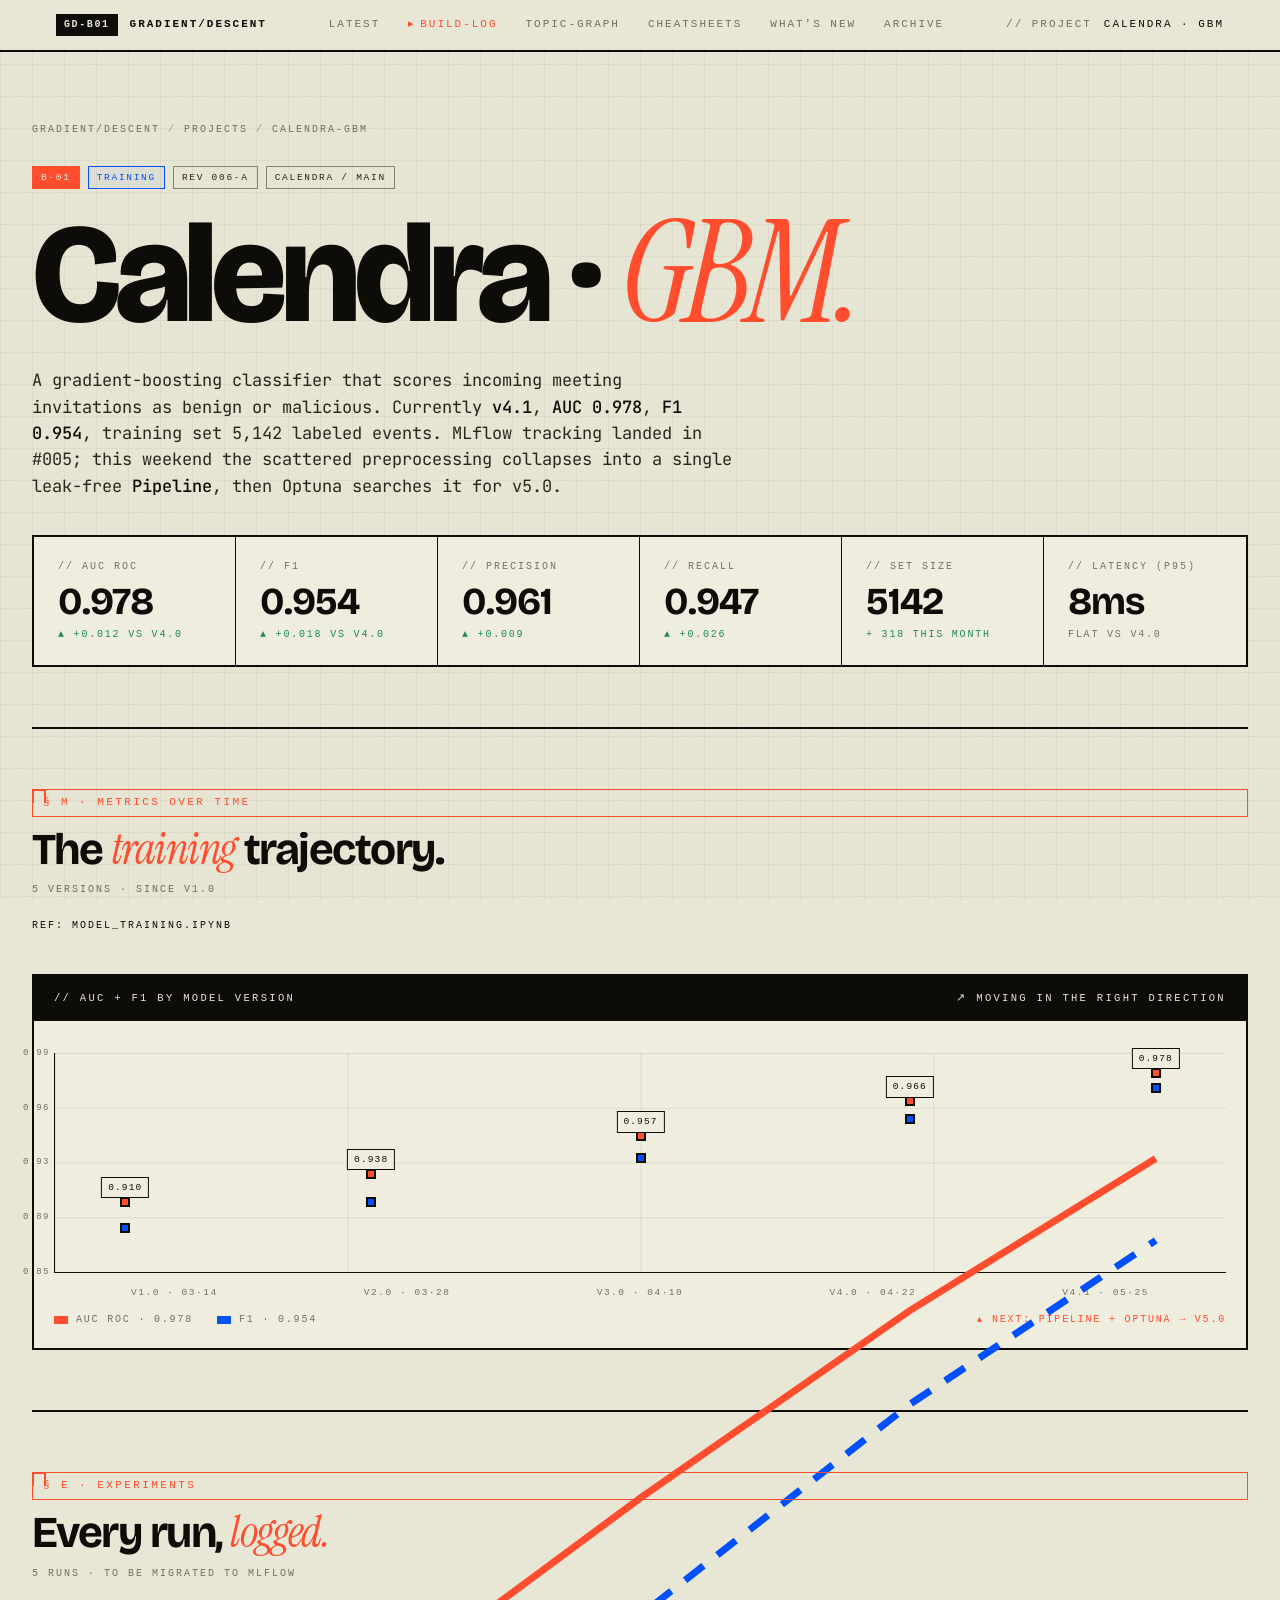
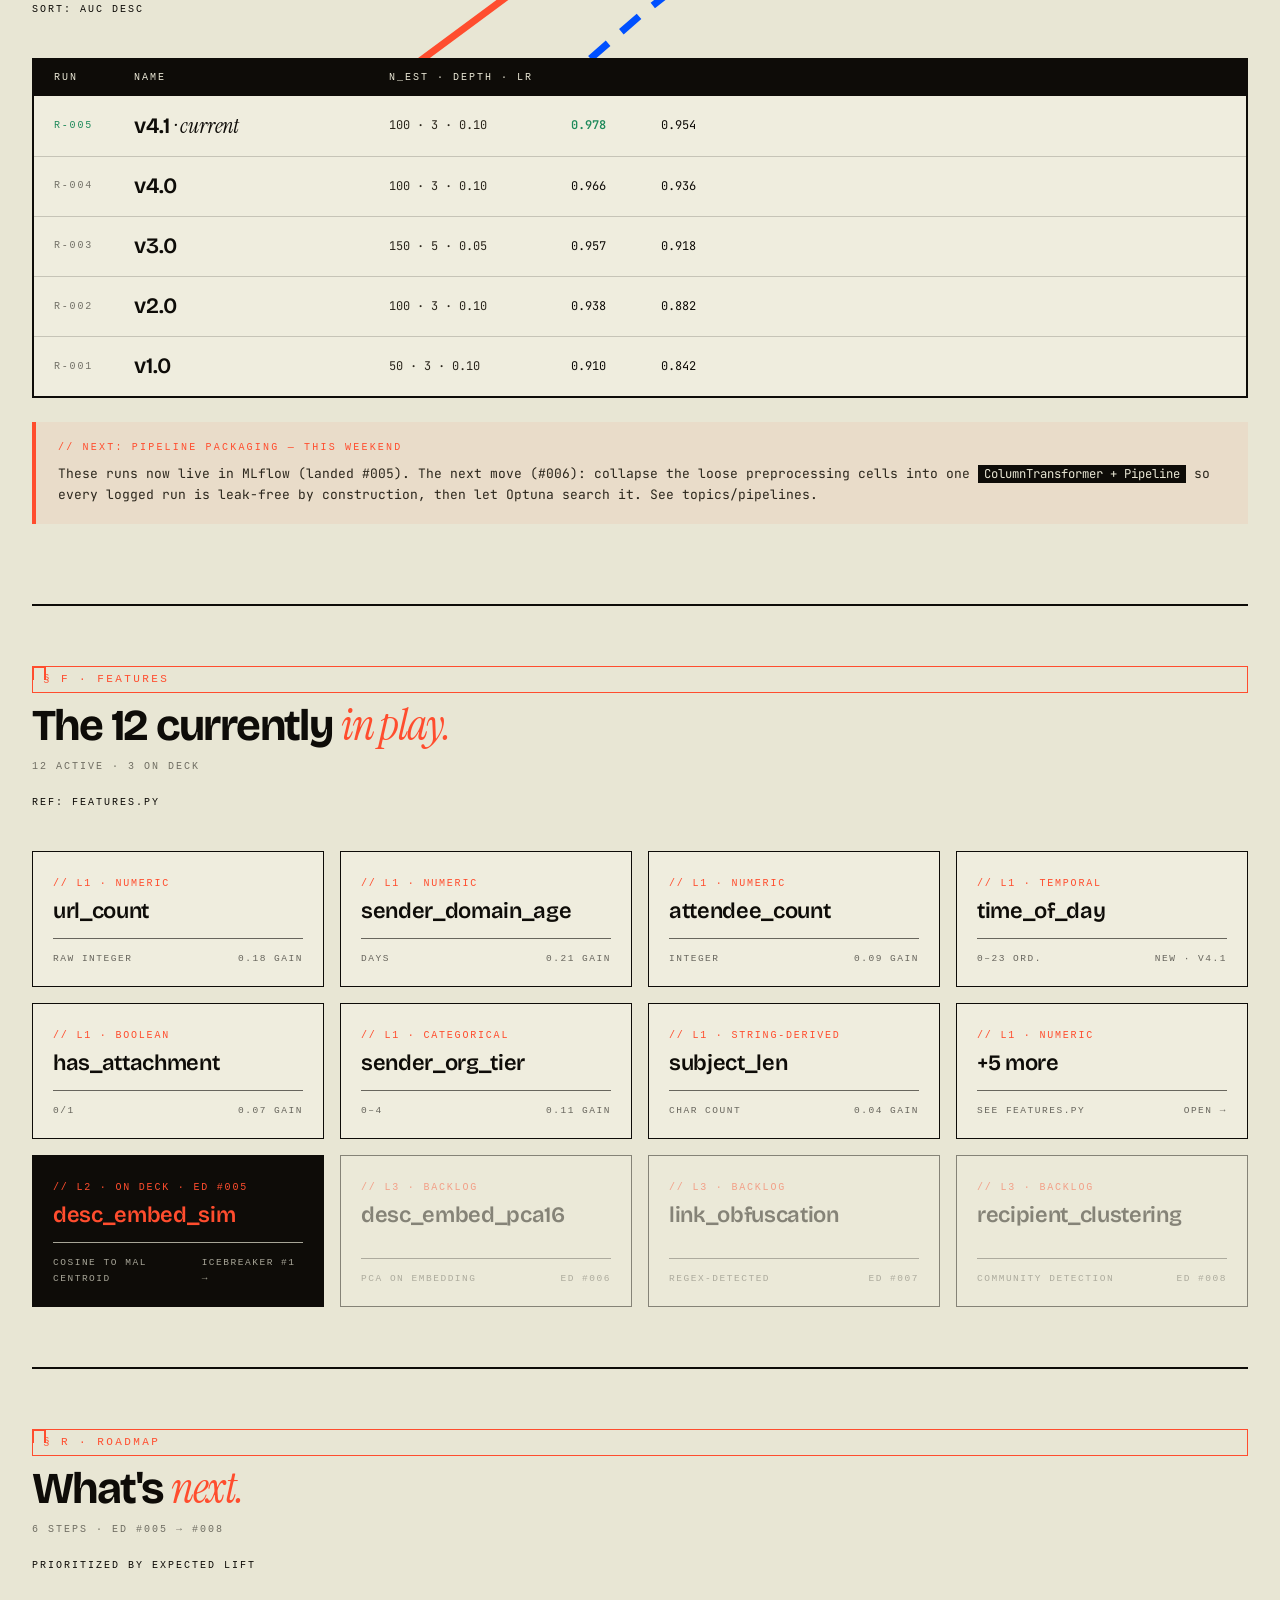
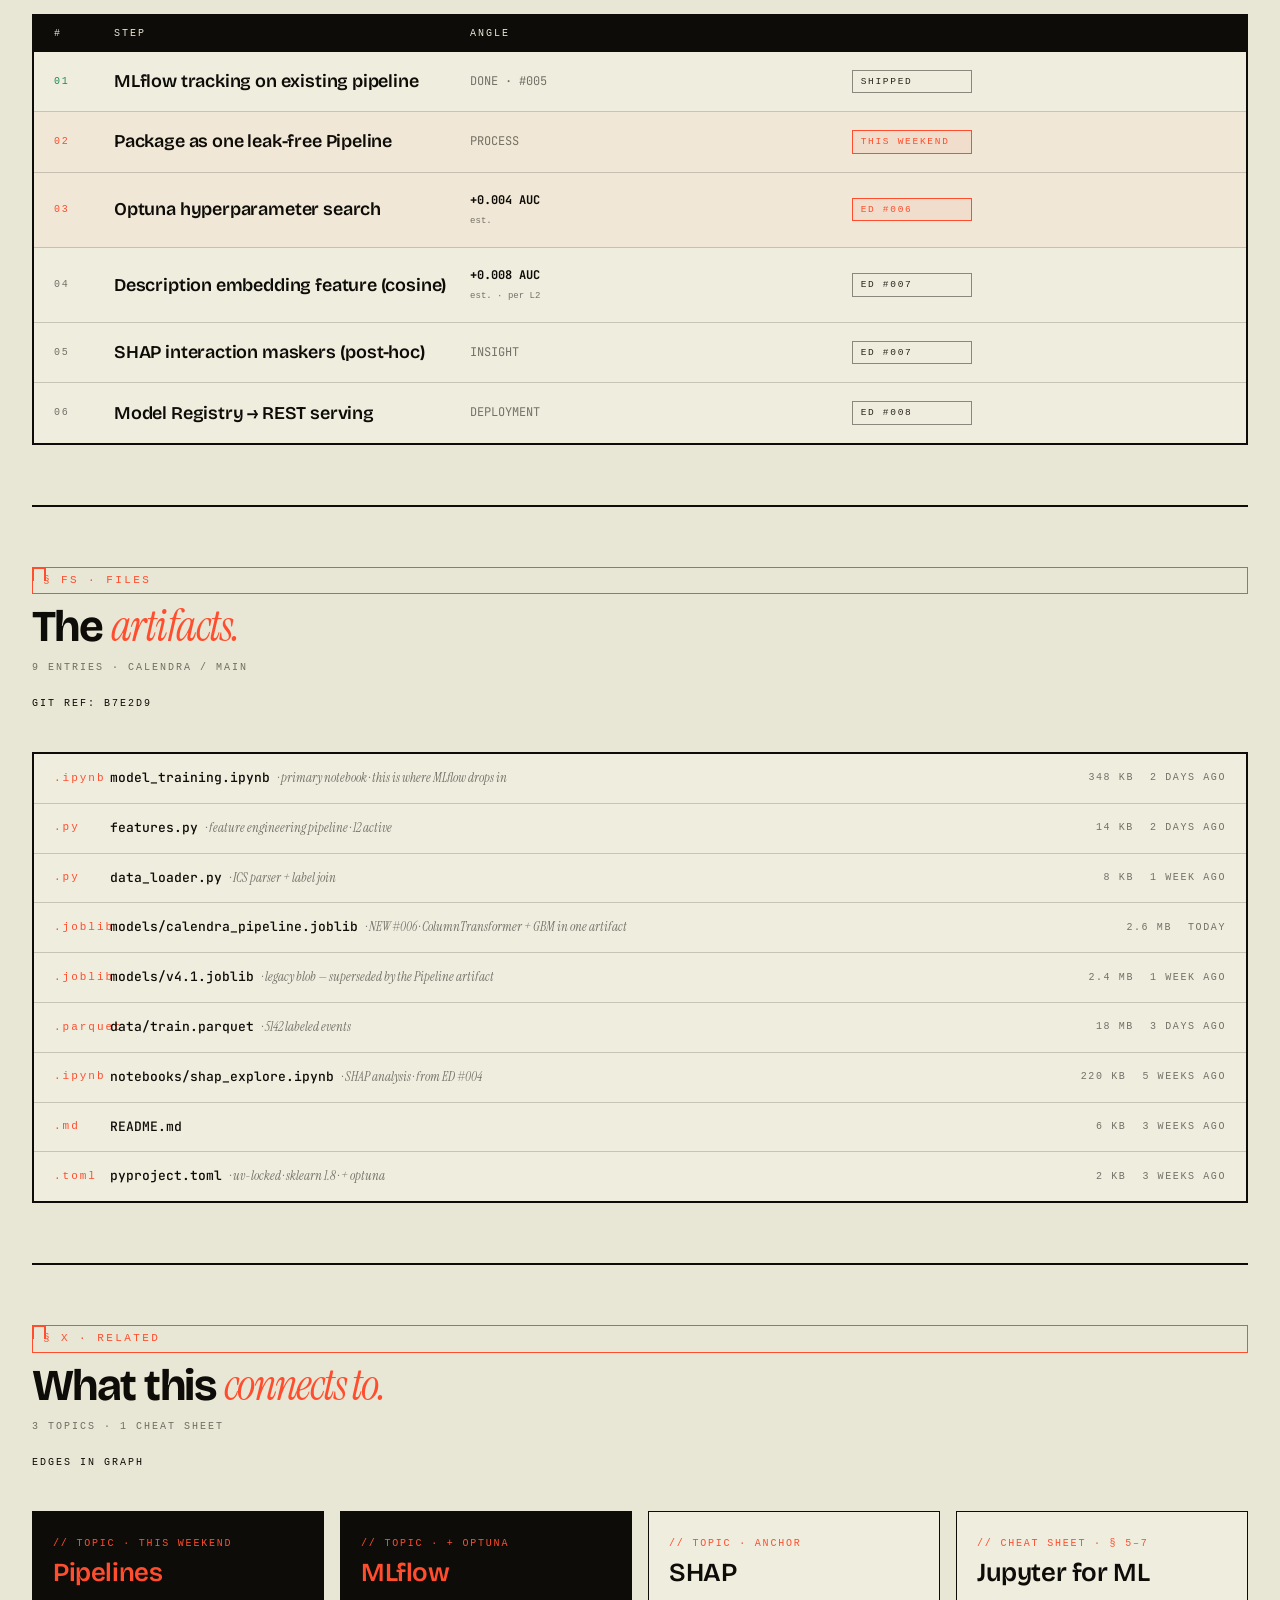
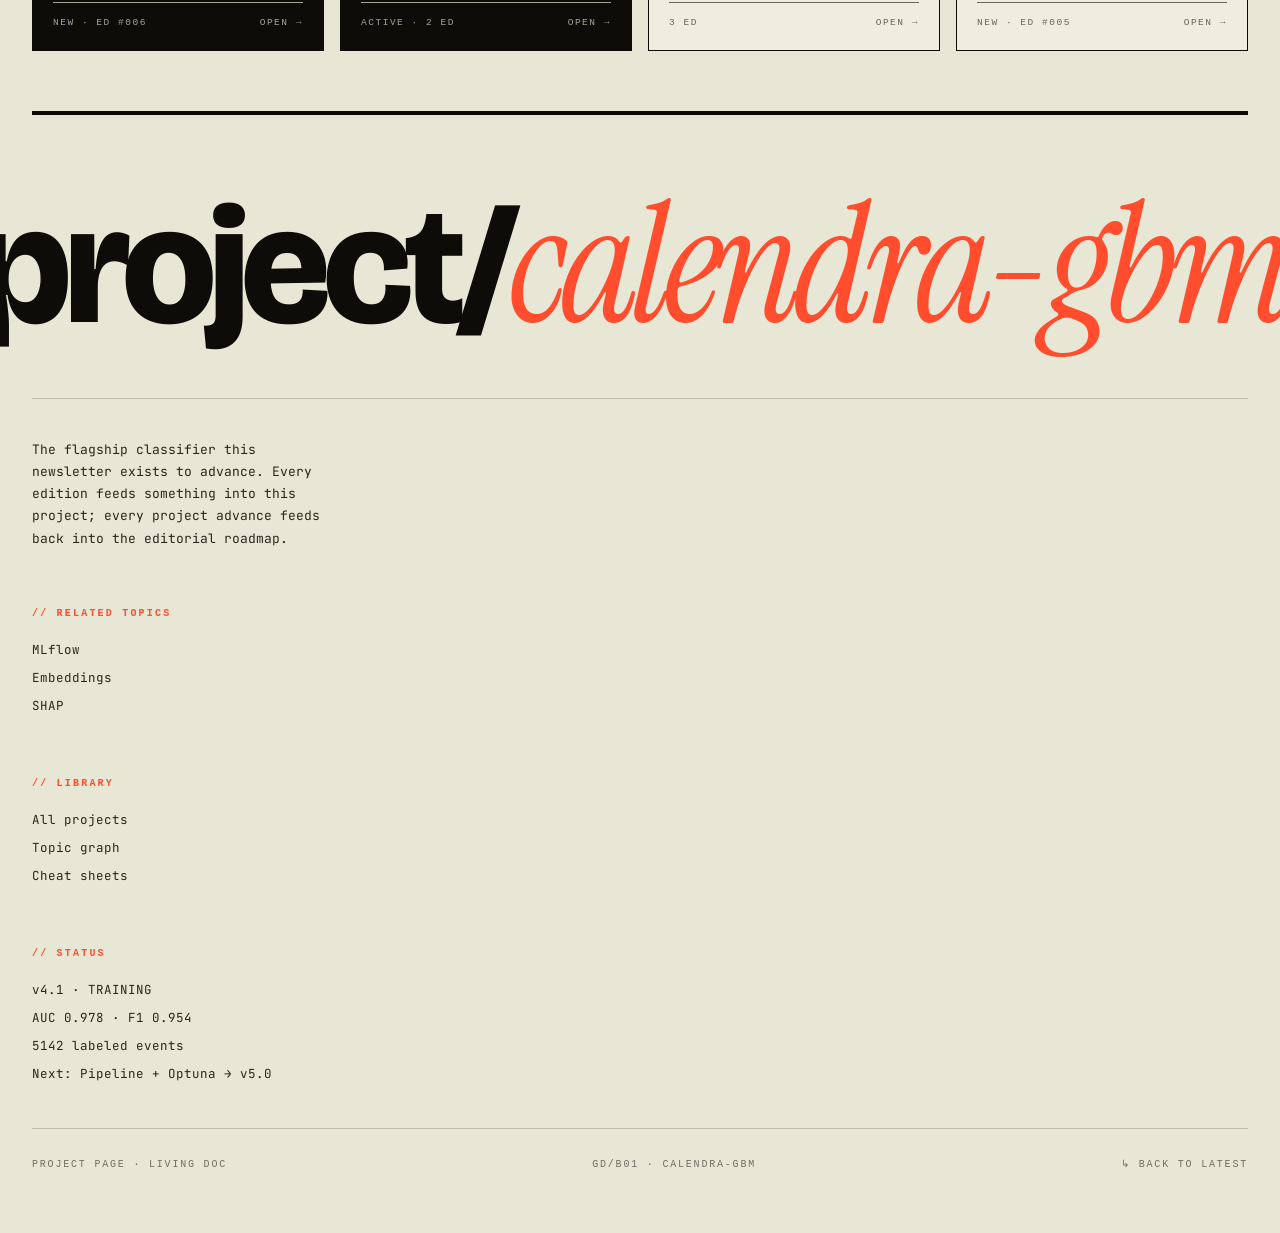
<file: projects/calendra-gbm.html>
<!DOCTYPE html>
<html lang="en">
<head>
  <meta charset="UTF-8">
  <meta name="viewport" content="width=device-width, initial-scale=1.0">
  <title>Calendra · GBM — Project // Gradient Descent</title>
  <link rel="preconnect" href="https://fonts.googleapis.com">
  <link rel="preconnect" href="https://fonts.gstatic.com" crossorigin>
  <link href="https://fonts.googleapis.com/css2?family=Bricolage+Grotesque:opsz,wght@12..96,400..800&family=JetBrains+Mono:wght@400;500;700&family=Departure+Mono&family=Instrument+Serif:ital@0;1&display=swap" rel="stylesheet">
  <link rel="stylesheet" href="../system.css">
  <style>
    .proj-hero {
      padding: 70px 0 60px;
      border-bottom: 2px solid var(--ink);
    }
    .proj-hero .crumbs { margin-bottom: 28px; }
    .proj-hero .id-row {
      display: flex; gap: 8px; align-items: center; margin-bottom: 24px;
    }
    .proj-hero h1 {
      font-family: var(--display);
      font-weight: 800;
      font-size: clamp(80px, 11vw, 180px);
      line-height: 0.86;
      letter-spacing: -0.045em;
      margin-bottom: 32px;
      text-wrap: balance;
    }
    .proj-hero h1 em {
      font-family: var(--serif);
      font-style: italic;
      font-weight: 300;
      color: var(--hot);
    }
    .proj-hero .deck {
      font-family: var(--mono);
      font-size: 17px;
      line-height: 1.55;
      color: var(--ink-2);
      max-width: 70ch;
      margin-bottom: 36px;
    }
    .proj-hero .deck strong { color: var(--ink); font-weight: 500; }
    .proj-hero .deck em { font-family: var(--serif); font-style: italic; color: var(--ink); }

    /* metric over time — sparkline blocks */
    .metric-chart {
      border: 2px solid var(--ink);
      background: var(--paper-3);
    }
    .metric-chart-head {
      padding: 14px 20px;
      background: var(--ink);
      color: var(--paper);
      font-family: var(--depmono);
      font-size: 10.5px;
      letter-spacing: 0.22em;
      text-transform: uppercase;
      display: flex; justify-content: space-between; align-items: center;
    }
    .metric-chart-body {
      padding: 32px 20px 20px;
      position: relative;
    }
    .mc-axis {
      position: relative;
      height: 220px;
      border-bottom: 1.5px solid var(--ink);
      border-left: 1.5px solid var(--ink);
      margin-bottom: 12px;
    }
    .mc-grid {
      position: absolute;
      inset: 0;
      background-image:
        linear-gradient(rgba(14,12,8,0.08) 1px, transparent 1px),
        linear-gradient(90deg, rgba(14,12,8,0.08) 1px, transparent 1px);
      background-size: 25% 25%;
    }
    .mc-y {
      position: absolute;
      left: -32px;
      font-family: var(--depmono);
      font-size: 9px;
      letter-spacing: 0.14em;
      color: var(--dim);
      transform: translateY(50%);
    }
    .mc-x {
      display: grid;
      grid-template-columns: repeat(5, 1fr);
      font-family: var(--depmono);
      font-size: 9.5px;
      letter-spacing: 0.16em;
      color: var(--dim);
      text-transform: uppercase;
      padding: 0 4px;
    }
    .mc-x span { text-align: center; }
    .mc-line {
      position: absolute;
      inset: 0;
    }
    .mc-point {
      position: absolute;
      width: 10px; height: 10px;
      background: var(--hot);
      border: 2px solid var(--ink);
      transform: translate(-50%, 50%);
    }
    .mc-point.blue { background: var(--blue); }
    .mc-point .lbl {
      position: absolute;
      top: -22px; left: 50%;
      transform: translateX(-50%);
      font-family: var(--depmono);
      font-size: 9.5px;
      letter-spacing: 0.12em;
      white-space: nowrap;
      color: var(--ink);
      background: var(--paper-3);
      padding: 2px 6px;
      border: 1px solid var(--ink);
    }
    .mc-legend {
      display: flex; gap: 24px;
      padding-top: 12px;
      font-family: var(--depmono);
      font-size: 10px;
      letter-spacing: 0.18em;
      color: var(--dim);
      text-transform: uppercase;
    }
    .mc-legend .item { display: inline-flex; align-items: center; gap: 8px; }
    .mc-legend .swatch { width: 14px; height: 8px; background: var(--hot); }
    .mc-legend .swatch.blue { background: var(--blue); }

    /* file references */
    .files {
      border: 2px solid var(--ink);
      background: var(--paper-3);
    }
    .files-row {
      display: grid;
      grid-template-columns: 40px 1fr auto auto;
      padding: 14px 20px;
      border-bottom: 1px solid var(--line);
      align-items: center;
      gap: 16px;
      font-family: var(--mono);
      font-size: 13px;
    }
    .files-row:last-child { border-bottom: 0; }
    .files-row .icon {
      font-family: var(--depmono);
      font-size: 11px;
      color: var(--hot);
      letter-spacing: 0.18em;
    }
    .files-row .path {
      color: var(--ink);
      font-weight: 500;
    }
    .files-row .path em { font-family: var(--serif); font-style: italic; font-weight: 300; color: var(--dim); }
    .files-row .size {
      font-family: var(--depmono);
      font-size: 10px;
      letter-spacing: 0.16em;
      color: var(--dim);
    }
    .files-row .touched {
      font-family: var(--depmono);
      font-size: 10px;
      letter-spacing: 0.16em;
      color: var(--dim);
      text-transform: uppercase;
    }
  
    @media (max-width: 720px) {
      .proj-hero { padding: 36px 0 40px; }
      .proj-hero h1 { font-size: clamp(56px, 17vw, 92px); margin-bottom: 22px; line-height: 0.88; }
      .proj-hero .id-row { flex-wrap: wrap; gap: 6px; margin-bottom: 20px; }
      .proj-hero .deck { font-size: 14px; line-height: 1.55; margin-bottom: 26px; }

      .metric-chart-head { padding: 10px 14px; font-size: 9px; flex-wrap: wrap; gap: 6px; }
      .metric-chart-body { padding: 24px 14px 16px; }
      .mc-axis { height: 160px; margin-left: 24px; }
      .mc-y { font-size: 8px; left: -26px; }
      .mc-x { font-size: 8px; gap: 4px; margin-left: 24px; }
      .mc-x span { font-size: 8px; }
      .mc-point { width: 8px; height: 8px; border-width: 1.5px; }
      .mc-point .lbl { font-size: 8.5px; padding: 1px 4px; top: -18px; }
      .mc-legend { font-size: 9px; gap: 14px; flex-wrap: wrap; margin-left: 24px; }

      .files-row {
        grid-template-columns: 36px 1fr;
        grid-template-areas: "icon path" "icon meta";
        gap: 4px 10px;
        padding: 12px 16px;
        font-size: 11.5px;
      }
      .files-row .icon { grid-area: icon; align-self: start; }
      .files-row .path { grid-area: path; font-size: 12.5px; line-height: 1.4; }
      .files-row .size, .files-row .touched { grid-area: meta; display: inline; font-size: 9px; }
      .files-row .touched::before { content: " · "; }
    }
  </style>
</head>
<body>

  <nav class="top">
    <div class="nav-inner">
      <div class="nav-brand">
        <span class="hash">GD-B01</span>
        <a href="../index.html">GRADIENT/DESCENT</a>
      </div>
      <div class="nav-links">
        <a href="../index.html#latest">latest</a>
        <a href="index.html" class="active">build-log</a>
        <a href="../topics/index.html">topic-graph</a>
        <a href="../cheatsheets/index.html">cheatsheets</a>
        <a href="../whats-new.html">what's new</a>
        <a href="../index.html#archive">archive</a>
      </div>
      <div class="nav-meta">
        <span>// PROJECT</span>
        <span style="color: var(--ink);">Calendra · GBM</span>
      </div>
    </div>
  </nav>

  <main class="canvas">

    <!-- HERO -->
    <section class="proj-hero">
      <div class="crumbs">
        <a href="../index.html">gradient/descent</a>
        <span class="sep">/</span>
        <a href="index.html">projects</a>
        <span class="sep">/</span>
        <span>calendra-gbm</span>
      </div>

      <div class="id-row">
        <span class="dm-tag solid-hot">B-01</span>
        <span class="dm-tag blue">TRAINING</span>
        <span class="dm-tag">REV 006-A</span>
        <span class="dm-tag">CALENDRA / main</span>
      </div>

      <h1>Calendra · <em>GBM.</em></h1>

      <p class="deck">A gradient-boosting classifier that scores incoming meeting invitations as benign or malicious. Currently <strong>v4.1</strong>, <strong>AUC 0.978</strong>, <strong>F1 0.954</strong>, training set 5,142 labeled events. MLflow tracking landed in #005; this weekend the scattered preprocessing collapses into a single leak-free <strong>Pipeline</strong>, then Optuna searches it for v5.0.</p>

      <div class="kpi-row">
        <div class="kpi"><div class="lbl">// AUC ROC</div><div class="v">0.978</div><div class="delta">▲ +0.012 vs v4.0</div></div>
        <div class="kpi"><div class="lbl">// F1</div><div class="v">0.954</div><div class="delta">▲ +0.018 vs v4.0</div></div>
        <div class="kpi"><div class="lbl">// PRECISION</div><div class="v">0.961</div><div class="delta">▲ +0.009</div></div>
        <div class="kpi"><div class="lbl">// RECALL</div><div class="v">0.947</div><div class="delta">▲ +0.026</div></div>
        <div class="kpi"><div class="lbl">// SET SIZE</div><div class="v">5142</div><div class="delta">+ 318 this month</div></div>
        <div class="kpi"><div class="lbl">// LATENCY (P95)</div><div class="v">8ms</div><div class="delta flat">flat vs v4.0</div></div>
      </div>
    </section>

    <!-- METRICS OVER TIME -->
    <section class="panel">
      <span class="cmark"></span><span class="cmark tr"></span>
      <div class="panel-head">
        <span class="id">§ M · METRICS OVER TIME</span>
        <h2>The <em>training</em> trajectory.</h2>
        <span class="ts">5 VERSIONS · SINCE V1.0</span>
        <span class="ref">REF: model_training.ipynb</span>
      </div>

      <div class="metric-chart">
        <div class="metric-chart-head">
          <span>// AUC + F1 BY MODEL VERSION</span>
          <span>↗ MOVING IN THE RIGHT DIRECTION</span>
        </div>
        <div class="metric-chart-body">
          <div class="mc-axis">
            <span class="mc-y" style="bottom: 0;">0.85</span>
            <span class="mc-y" style="bottom: 25%;">0.89</span>
            <span class="mc-y" style="bottom: 50%;">0.93</span>
            <span class="mc-y" style="bottom: 75%;">0.96</span>
            <span class="mc-y" style="bottom: 100%;">0.99</span>

            <div class="mc-grid"></div>

            <!-- SVG line for AUC -->
            <svg class="mc-line" viewBox="0 0 100 100" preserveAspectRatio="none" style="overflow: visible;">
              <polyline points="6,68 27,55 50,38 73,22 94,9" stroke="#ff4d2e" stroke-width="0.6" fill="none" />
              <polyline points="6,80 27,68 50,48 73,30 94,16" stroke="#0050ff" stroke-width="0.6" fill="none" stroke-dasharray="2,1.5" />
            </svg>

            <!-- AUC points -->
            <div class="mc-point" style="left: 6%; bottom: 32%;"><span class="lbl">0.910</span></div>
            <div class="mc-point" style="left: 27%; bottom: 45%;"><span class="lbl">0.938</span></div>
            <div class="mc-point" style="left: 50%; bottom: 62%;"><span class="lbl">0.957</span></div>
            <div class="mc-point" style="left: 73%; bottom: 78%;"><span class="lbl">0.966</span></div>
            <div class="mc-point" style="left: 94%; bottom: 91%;"><span class="lbl">0.978</span></div>

            <!-- F1 points -->
            <div class="mc-point blue" style="left: 6%; bottom: 20%;"></div>
            <div class="mc-point blue" style="left: 27%; bottom: 32%;"></div>
            <div class="mc-point blue" style="left: 50%; bottom: 52%;"></div>
            <div class="mc-point blue" style="left: 73%; bottom: 70%;"></div>
            <div class="mc-point blue" style="left: 94%; bottom: 84%;"></div>
          </div>

          <div class="mc-x">
            <span>v1.0 · 03·14</span>
            <span>v2.0 · 03·28</span>
            <span>v3.0 · 04·10</span>
            <span>v4.0 · 04·22</span>
            <span>v4.1 · 05·25</span>
          </div>

          <div class="mc-legend">
            <span class="item"><span class="swatch"></span> AUC ROC · 0.978</span>
            <span class="item"><span class="swatch blue"></span> F1 · 0.954</span>
            <span class="item" style="margin-left:auto; color: var(--hot);">▴ next: Pipeline + Optuna → v5.0</span>
          </div>
        </div>
      </div>
    </section>

    <!-- EXPERIMENT LOG -->
    <section class="panel">
      <span class="cmark"></span><span class="cmark tr"></span>
      <div class="panel-head">
        <span class="id">§ E · EXPERIMENTS</span>
        <h2>Every run, <em>logged.</em></h2>
        <span class="ts">5 RUNS · TO BE MIGRATED TO MLFLOW</span>
        <span class="ref">SORT: AUC DESC</span>
      </div>

      <div class="buildlog">
        <div class="buildlog-head" style="grid-template-columns: 80px 1.4fr 1fr 90px 1.2fr 0.9fr 1fr;">
          <span>run</span><span>name</span><span>n_est · depth · lr</span><span>auc</span><span>f1</span><span>note</span><span>when</span>
        </div>

        <a class="buildlog-row" style="grid-template-columns: 80px 1.4fr 1fr 90px 1.2fr 0.9fr 1fr;">
          <span class="idx" style="color: var(--green);">R-005</span>
          <div class="name">v4.1 <em>· current</em></div>
          <div style="font-family: var(--mono); font-size: 12px; color: var(--ink-2);">100 · 3 · 0.10</div>
          <div class="metrics"><b style="color: var(--green); font-weight: 600;">0.978</b></div>
          <div class="metrics">0.954</div>
          <div class="next-line">+ time-of-day; class_weight balanced</div>
          <div class="touch">2 days ago</div>
        </a>

        <a class="buildlog-row" style="grid-template-columns: 80px 1.4fr 1fr 90px 1.2fr 0.9fr 1fr;">
          <span class="idx">R-004</span>
          <div class="name">v4.0</div>
          <div style="font-family: var(--mono); font-size: 12px; color: var(--ink-2);">100 · 3 · 0.10</div>
          <div class="metrics">0.966</div>
          <div class="metrics">0.936</div>
          <div class="next-line">Baseline GBM, 12 features</div>
          <div class="touch">5 weeks ago</div>
        </a>

        <a class="buildlog-row" style="grid-template-columns: 80px 1.4fr 1fr 90px 1.2fr 0.9fr 1fr;">
          <span class="idx">R-003</span>
          <div class="name">v3.0</div>
          <div style="font-family: var(--mono); font-size: 12px; color: var(--ink-2);">150 · 5 · 0.05</div>
          <div class="metrics">0.957</div>
          <div class="metrics">0.918</div>
          <div class="next-line">Deeper, overfits validation</div>
          <div class="touch">7 weeks ago</div>
        </a>

        <a class="buildlog-row" style="grid-template-columns: 80px 1.4fr 1fr 90px 1.2fr 0.9fr 1fr;">
          <span class="idx">R-002</span>
          <div class="name">v2.0</div>
          <div style="font-family: var(--mono); font-size: 12px; color: var(--ink-2);">100 · 3 · 0.10</div>
          <div class="metrics">0.938</div>
          <div class="metrics">0.882</div>
          <div class="next-line">+ url_count; sender_domain_age</div>
          <div class="touch">9 weeks ago</div>
        </a>

        <a class="buildlog-row" style="grid-template-columns: 80px 1.4fr 1fr 90px 1.2fr 0.9fr 1fr;">
          <span class="idx">R-001</span>
          <div class="name">v1.0</div>
          <div style="font-family: var(--mono); font-size: 12px; color: var(--ink-2);">50 · 3 · 0.10</div>
          <div class="metrics">0.910</div>
          <div class="metrics">0.842</div>
          <div class="next-line">Cold start. 7 features, hand-picked.</div>
          <div class="touch">10 weeks ago</div>
        </a>
      </div>

      <div class="callout" style="margin-top: 24px;">
        <span class="lbl">// NEXT: PIPELINE PACKAGING — THIS WEEKEND</span>
        These runs now live in MLflow (landed #005). The next move (#006): collapse the loose preprocessing cells into one <code class="inline">ColumnTransformer + Pipeline</code> so every logged run is leak-free by construction, then let Optuna search it. See <a href="../topics/pipelines.html">topics/pipelines</a>.
      </div>
    </section>

    <!-- FEATURES IN PLAY -->
    <section class="panel">
      <span class="cmark"></span><span class="cmark tr"></span>
      <div class="panel-head">
        <span class="id blue">§ F · FEATURES</span>
        <h2>The 12 currently <em>in play.</em></h2>
        <span class="ts">12 ACTIVE · 3 ON DECK</span>
        <span class="ref">REF: features.py</span>
      </div>

      <div class="topic-grid" style="grid-template-columns: repeat(4, 1fr);">
        <div class="topic-cell">
          <div class="num">// L1 · NUMERIC</div>
          <h3 style="font-size: 22px;">url_count</h3>
          <div class="meta"><span>raw integer</span><span>0.18 GAIN</span></div>
        </div>
        <div class="topic-cell">
          <div class="num">// L1 · NUMERIC</div>
          <h3 style="font-size: 22px;">sender_domain_age</h3>
          <div class="meta"><span>days</span><span>0.21 GAIN</span></div>
        </div>
        <div class="topic-cell">
          <div class="num">// L1 · NUMERIC</div>
          <h3 style="font-size: 22px;">attendee_count</h3>
          <div class="meta"><span>integer</span><span>0.09 GAIN</span></div>
        </div>
        <div class="topic-cell">
          <div class="num">// L1 · TEMPORAL</div>
          <h3 style="font-size: 22px;">time_of_day</h3>
          <div class="meta"><span>0–23 ord.</span><span>NEW · v4.1</span></div>
        </div>
        <div class="topic-cell">
          <div class="num">// L1 · BOOLEAN</div>
          <h3 style="font-size: 22px;">has_attachment</h3>
          <div class="meta"><span>0/1</span><span>0.07 GAIN</span></div>
        </div>
        <div class="topic-cell">
          <div class="num">// L1 · CATEGORICAL</div>
          <h3 style="font-size: 22px;">sender_org_tier</h3>
          <div class="meta"><span>0–4</span><span>0.11 GAIN</span></div>
        </div>
        <div class="topic-cell">
          <div class="num">// L1 · STRING-DERIVED</div>
          <h3 style="font-size: 22px;">subject_len</h3>
          <div class="meta"><span>char count</span><span>0.04 GAIN</span></div>
        </div>
        <div class="topic-cell">
          <div class="num">// L1 · NUMERIC</div>
          <h3 style="font-size: 22px;">+5 more</h3>
          <div class="meta"><span>see features.py</span><span>OPEN →</span></div>
        </div>
        <a class="topic-cell current" href="../topics/embeddings.html">
          <div class="num">// L2 · ON DECK · ED #005</div>
          <h3 style="font-size: 22px;">desc_embed_sim</h3>
          <div class="meta"><span>cosine to mal centroid</span><span>ICEBREAKER #1 →</span></div>
        </a>
        <div class="topic-cell coming" style="opacity: 0.45;">
          <div class="num">// L3 · BACKLOG</div>
          <h3 style="font-size: 22px;">desc_embed_pca16</h3>
          <div class="meta"><span>PCA on embedding</span><span>ED #006</span></div>
        </div>
        <div class="topic-cell coming" style="opacity: 0.45;">
          <div class="num">// L3 · BACKLOG</div>
          <h3 style="font-size: 22px;">link_obfuscation</h3>
          <div class="meta"><span>regex-detected</span><span>ED #007</span></div>
        </div>
        <div class="topic-cell coming" style="opacity: 0.45;">
          <div class="num">// L3 · BACKLOG</div>
          <h3 style="font-size: 22px;">recipient_clustering</h3>
          <div class="meta"><span>community detection</span><span>ED #008</span></div>
        </div>
      </div>
    </section>

    <!-- ROADMAP -->
    <section class="panel">
      <span class="cmark"></span><span class="cmark tr"></span>
      <div class="panel-head">
        <span class="id">§ R · ROADMAP</span>
        <h2>What's <em>next.</em></h2>
        <span class="ts">6 STEPS · ED #005 → #008</span>
        <span class="ref">PRIORITIZED BY EXPECTED LIFT</span>
      </div>

      <div class="buildlog">
        <div class="buildlog-head" style="grid-template-columns: 60px 1.4fr 1.5fr 120px 1fr;">
          <span>#</span><span>step</span><span>angle</span><span>est. lift</span><span>when</span>
        </div>
        <div class="buildlog-row" style="grid-template-columns: 60px 1.4fr 1.5fr 120px 1fr;">
          <span class="idx" style="color: var(--green);">01</span>
          <div class="name" style="font-size: 18px;">MLflow tracking on existing pipeline</div>
          <div class="next-line">Wrap training in <code class="inline">with start_run():</code>. Log params + metrics + model artifact. 5 lines of diff.</div>
          <div class="metrics" style="color: var(--dim);">DONE · #005</div>
          <span class="dm-tag">SHIPPED</span>
        </div>
        <div class="buildlog-row" style="grid-template-columns: 60px 1.4fr 1.5fr 120px 1fr; background: rgba(255,77,46,0.04);">
          <span class="idx" style="color: var(--hot);">02</span>
          <div class="name" style="font-size: 18px;">Package as one leak-free Pipeline</div>
          <div class="next-line"><code class="inline">ColumnTransformer + GBM</code> into one <code class="inline">.joblib</code>. CV inside folds. Inference stops scaling by hand.</div>
          <div class="metrics" style="color: var(--dim);">PROCESS</div>
          <span class="dm-tag hot">THIS WEEKEND</span>
        </div>
        <div class="buildlog-row" style="grid-template-columns: 60px 1.4fr 1.5fr 120px 1fr; background: rgba(255,77,46,0.04);">
          <span class="idx" style="color: var(--hot);">03</span>
          <div class="name" style="font-size: 18px;">Optuna hyperparameter search</div>
          <div class="next-line">50 trials over the Pipeline, each an MLflow child run. Pick best. Register as <code class="inline">v5.0</code>.</div>
          <div class="metrics"><b>+0.004 AUC</b><br><span style="font-family: var(--depmono); font-size: 9px; color: var(--dim);">est.</span></div>
          <span class="dm-tag hot">ED #006</span>
        </div>
        <div class="buildlog-row" style="grid-template-columns: 60px 1.4fr 1.5fr 120px 1fr;">
          <span class="idx">04</span>
          <div class="name" style="font-size: 18px;">Description embedding feature (cosine)</div>
          <div class="next-line">One new feature: <code class="inline">desc_embed_sim</code> as a text branch in the ColumnTransformer. A/B in MLflow.</div>
          <div class="metrics"><b>+0.008 AUC</b><br><span style="font-family: var(--depmono); font-size: 9px; color: var(--dim);">est. · per L2</span></div>
          <span class="dm-tag">ED #007</span>
        </div>
        <div class="buildlog-row" style="grid-template-columns: 60px 1.4fr 1.5fr 120px 1fr;">
          <span class="idx">05</span>
          <div class="name" style="font-size: 18px;">SHAP interaction maskers (post-hoc)</div>
          <div class="next-line">After model is locked, find feature pairs that interact. Inform future feature engineering.</div>
          <div class="metrics" style="color: var(--dim);">INSIGHT</div>
          <span class="dm-tag">ED #007</span>
        </div>
        <div class="buildlog-row" style="grid-template-columns: 60px 1.4fr 1.5fr 120px 1fr;">
          <span class="idx">06</span>
          <div class="name" style="font-size: 18px;">Model Registry → REST serving</div>
          <div class="next-line">Promote winner to <code class="inline">@production</code>. Spin up <code class="inline">mlflow models serve</code>. Calendra inference path hits a URL.</div>
          <div class="metrics" style="color: var(--dim);">DEPLOYMENT</div>
          <span class="dm-tag">ED #008</span>
        </div>
      </div>
    </section>

    <!-- FILES -->
    <section class="panel">
      <span class="cmark"></span><span class="cmark tr"></span>
      <div class="panel-head">
        <span class="id blue">§ FS · FILES</span>
        <h2>The <em>artifacts.</em></h2>
        <span class="ts">9 ENTRIES · CALENDRA / main</span>
        <span class="ref">GIT REF: b7e2d9</span>
      </div>

      <div class="files">
        <div class="files-row">
          <span class="icon">.ipynb</span>
          <span class="path">model_training.ipynb <em>· primary notebook · this is where MLflow drops in</em></span>
          <span class="size">348 KB</span>
          <span class="touched">2 days ago</span>
        </div>
        <div class="files-row">
          <span class="icon">.py</span>
          <span class="path">features.py <em>· feature engineering pipeline · 12 active</em></span>
          <span class="size">14 KB</span>
          <span class="touched">2 days ago</span>
        </div>
        <div class="files-row">
          <span class="icon">.py</span>
          <span class="path">data_loader.py <em>· ICS parser + label join</em></span>
          <span class="size">8 KB</span>
          <span class="touched">1 week ago</span>
        </div>
        <div class="files-row">
          <span class="icon">.joblib</span>
          <span class="path">models/calendra_pipeline.joblib <em>· NEW #006 · ColumnTransformer + GBM in one artifact</em></span>
          <span class="size">2.6 MB</span>
          <span class="touched">today</span>
        </div>
        <div class="files-row">
          <span class="icon">.joblib</span>
          <span class="path">models/v4.1.joblib <em>· legacy blob — superseded by the Pipeline artifact</em></span>
          <span class="size">2.4 MB</span>
          <span class="touched">1 week ago</span>
        </div>
        <div class="files-row">
          <span class="icon">.parquet</span>
          <span class="path">data/train.parquet <em>· 5142 labeled events</em></span>
          <span class="size">18 MB</span>
          <span class="touched">3 days ago</span>
        </div>
        <div class="files-row">
          <span class="icon">.ipynb</span>
          <span class="path">notebooks/shap_explore.ipynb <em>· SHAP analysis · from ED #004</em></span>
          <span class="size">220 KB</span>
          <span class="touched">5 weeks ago</span>
        </div>
        <div class="files-row">
          <span class="icon">.md</span>
          <span class="path">README.md</span>
          <span class="size">6 KB</span>
          <span class="touched">3 weeks ago</span>
        </div>
        <div class="files-row">
          <span class="icon">.toml</span>
          <span class="path">pyproject.toml <em>· uv-locked · sklearn 1.8 · + optuna</em></span>
          <span class="size">2 KB</span>
          <span class="touched">3 weeks ago</span>
        </div>
      </div>
    </section>

    <!-- RELATED -->
    <section class="panel">
      <span class="cmark"></span><span class="cmark tr"></span>
      <div class="panel-head">
        <span class="id">§ X · RELATED</span>
        <h2>What this <em>connects to.</em></h2>
        <span class="ts">3 TOPICS · 1 CHEAT SHEET</span>
        <span class="ref">EDGES IN GRAPH</span>
      </div>

      <div class="topic-grid" style="grid-template-columns: repeat(4, 1fr);">
        <a class="topic-cell current" href="../topics/pipelines.html">
          <div class="num">// TOPIC · THIS WEEKEND</div>
          <h3>Pipelines</h3>
          <div class="meta"><span>NEW · ED #006</span><span>OPEN →</span></div>
        </a>
        <a class="topic-cell current" href="../topics/mlflow.html">
          <div class="num">// TOPIC · + OPTUNA</div>
          <h3>MLflow</h3>
          <div class="meta"><span>ACTIVE · 2 ED</span><span>OPEN →</span></div>
        </a>
        <a class="topic-cell" href="../topics/index.html">
          <div class="num">// TOPIC · ANCHOR</div>
          <h3>SHAP</h3>
          <div class="meta"><span>3 ED</span><span>OPEN →</span></div>
        </a>
        <a class="topic-cell" href="../cheatsheets/jupyter-ml.html">
          <div class="num">// CHEAT SHEET · § 5–7</div>
          <h3>Jupyter for ML</h3>
          <div class="meta"><span>NEW · ED #005</span><span>OPEN →</span></div>
        </a>
      </div>
    </section>

    <footer class="foot">
      <div class="foot-marquee">project/<em>calendra-gbm.</em></div>
      <div class="foot-grid">
        <div class="foot-brand"><p>The flagship classifier this newsletter exists to advance. Every edition feeds something into this project; every project advance feeds back into the editorial roadmap.</p></div>
        <div class="foot-col"><h4>// Related topics</h4><ul><li><a href="../topics/mlflow.html">MLflow</a></li><li><a href="../topics/embeddings.html">Embeddings</a></li><li><a href="../topics/index.html">SHAP</a></li></ul></div>
        <div class="foot-col"><h4>// Library</h4><ul><li><a href="index.html">All projects</a></li><li><a href="../topics/index.html">Topic graph</a></li><li><a href="../cheatsheets/index.html">Cheat sheets</a></li></ul></div>
        <div class="foot-col"><h4>// Status</h4><ul><li>v4.1 · TRAINING</li><li>AUC 0.978 · F1 0.954</li><li>5142 labeled events</li><li>Next: Pipeline + Optuna → v5.0</li></ul></div>
      </div>
      <div class="foot-bottom"><span>PROJECT PAGE · LIVING DOC</span><span>GD/B01 · CALENDRA-GBM</span><a href="../index.html">↳ BACK TO LATEST</a></div>
    </footer>

  </main>
</body>
</html>
</file>
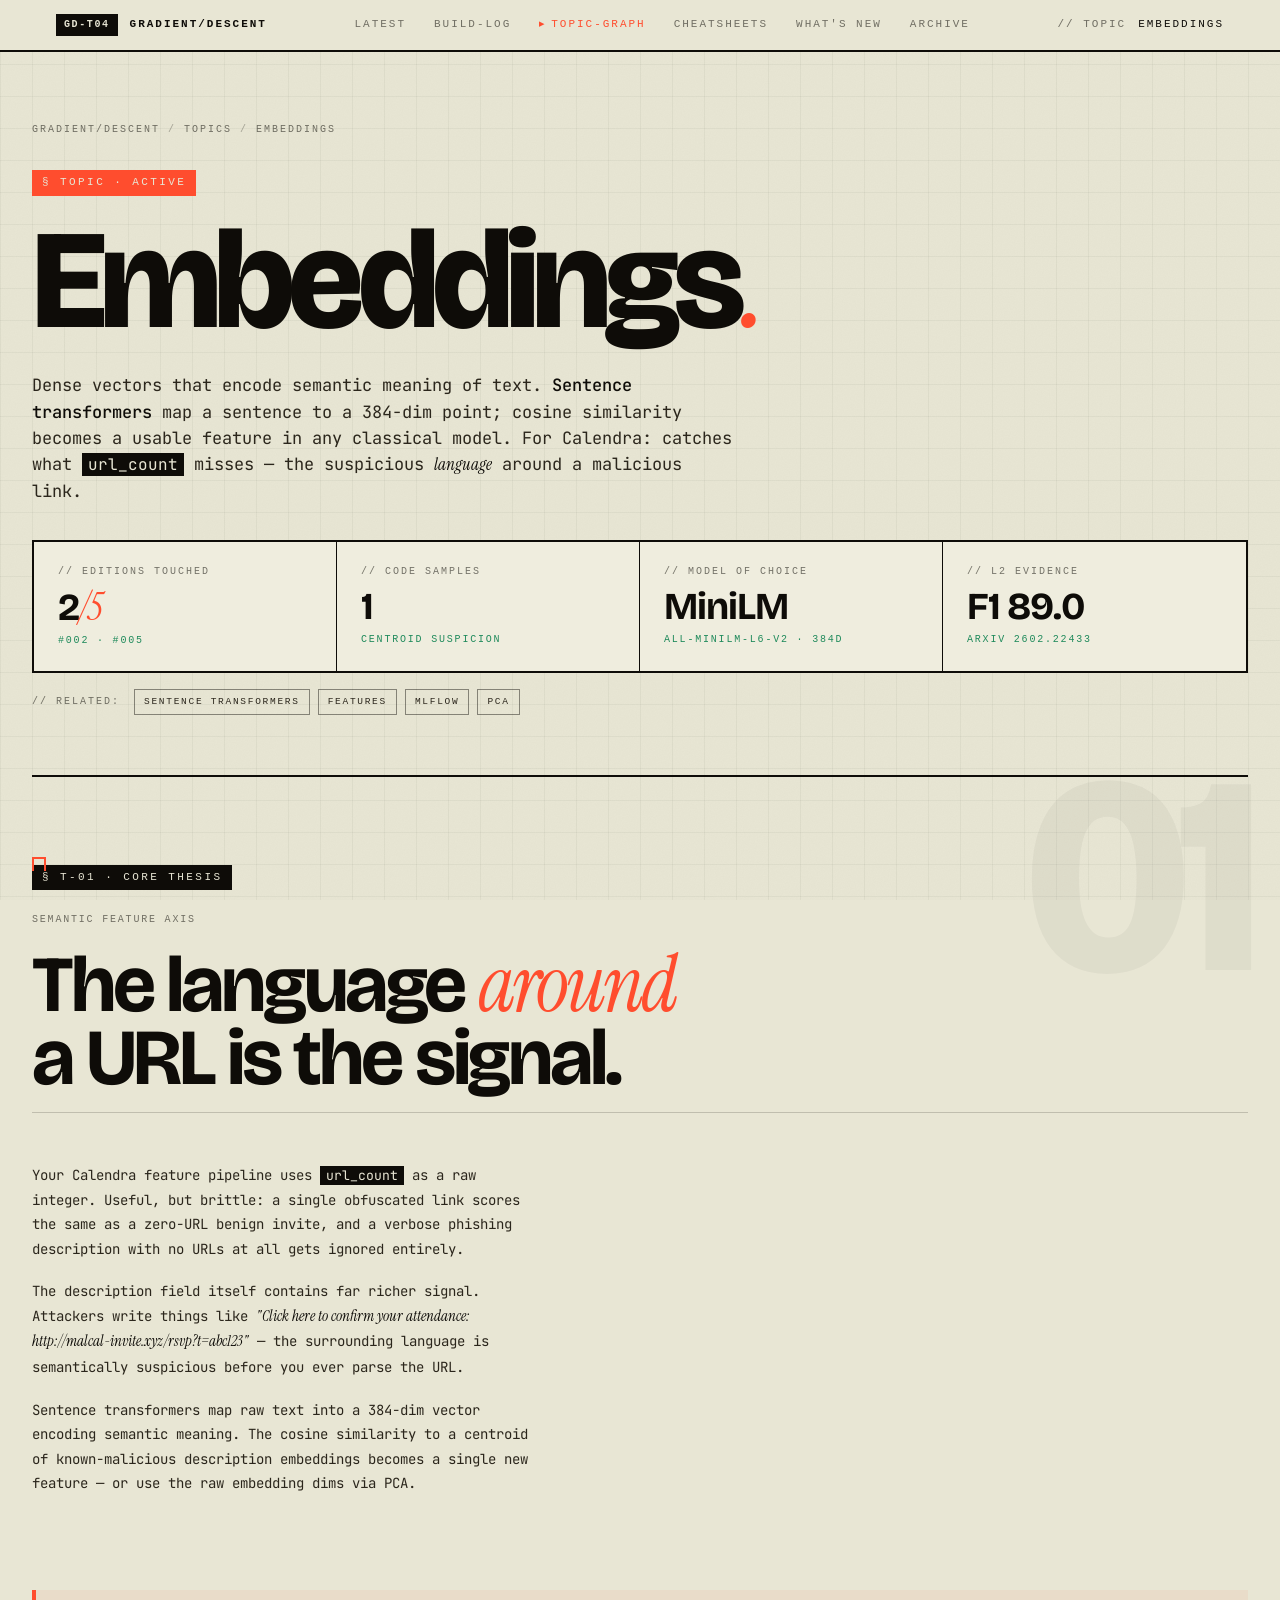
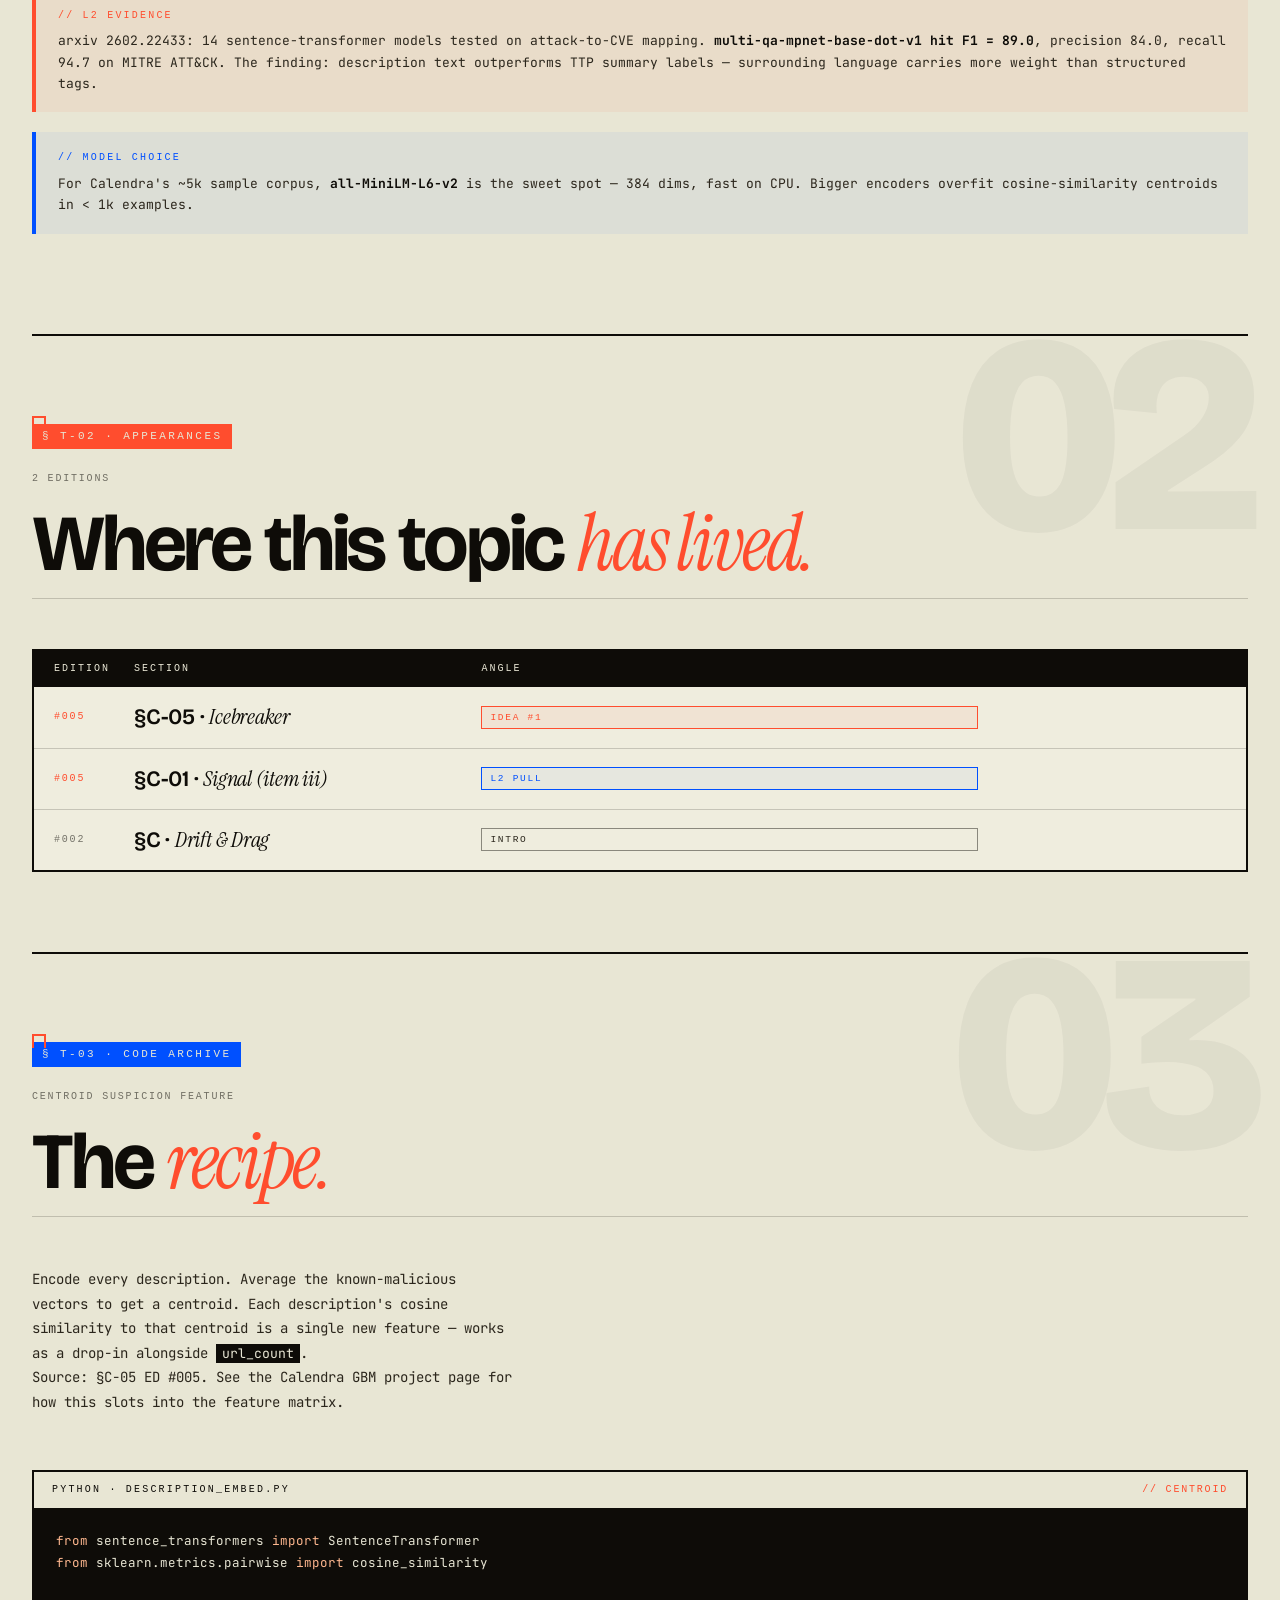
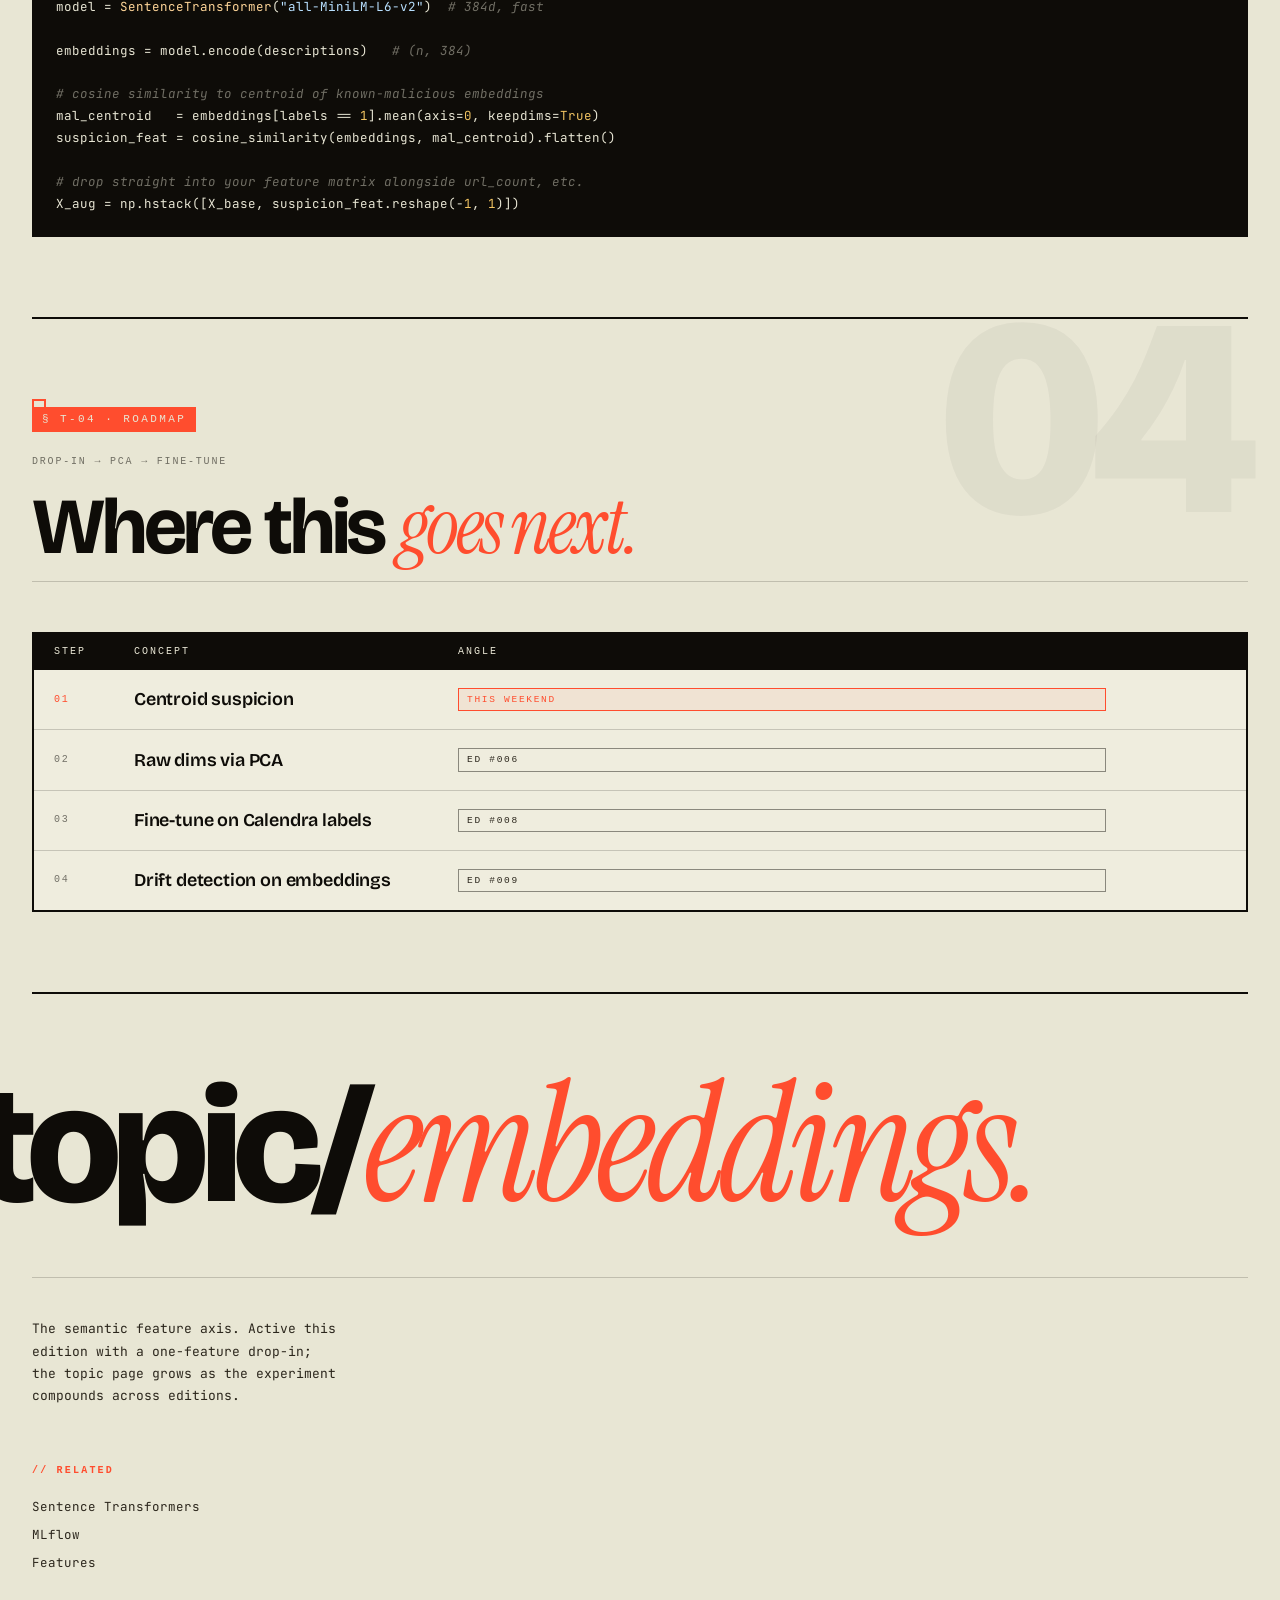
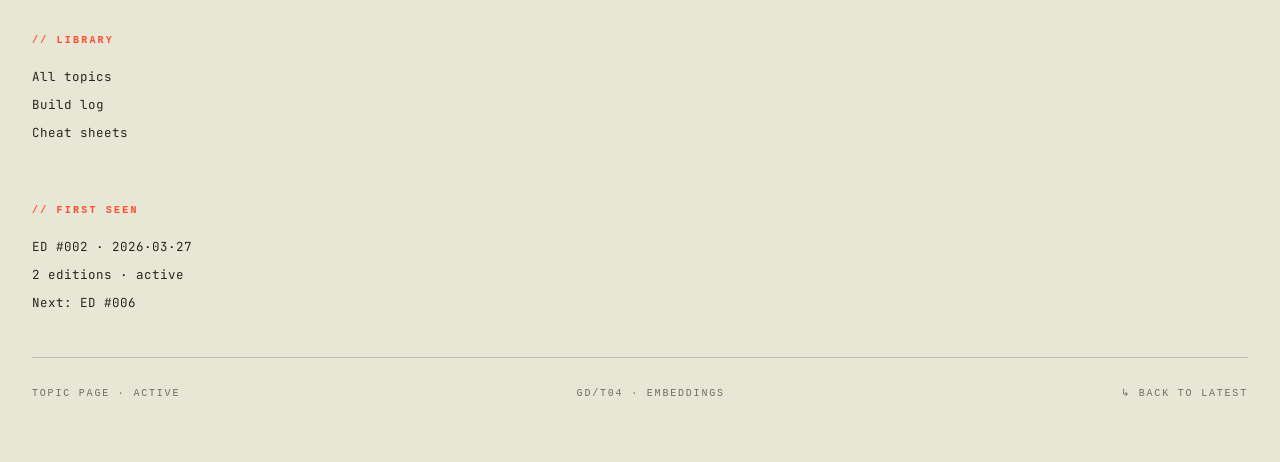
<file: topics/embeddings.html>
<!DOCTYPE html>
<html lang="en">
<head>
  <meta charset="UTF-8">
  <meta name="viewport" content="width=device-width, initial-scale=1.0">
  <title>Embeddings — Topic // Gradient Descent</title>
  <link rel="preconnect" href="https://fonts.googleapis.com">
  <link rel="preconnect" href="https://fonts.gstatic.com" crossorigin>
  <link href="https://fonts.googleapis.com/css2?family=Bricolage+Grotesque:opsz,wght@12..96,400..800&family=JetBrains+Mono:wght@400;500;700&family=Departure+Mono&family=Instrument+Serif:ital@0;1&display=swap" rel="stylesheet">
  <link rel="stylesheet" href="../system.css">
  <style>
    .topic-hero { padding: 70px 0 60px; border-bottom: 2px solid var(--ink); }
    .topic-hero .crumbs { margin-bottom: 32px; }
    .topic-hero .id {
      display: inline-block; font-family: var(--depmono); font-size: 11px;
      letter-spacing: 0.22em; text-transform: uppercase;
      padding: 4px 10px; background: var(--hot); color: var(--paper);
      margin-bottom: 24px;
    }
    .topic-hero h1 {
      font-family: var(--display); font-weight: 800;
      font-size: clamp(80px, 11vw, 180px);
      line-height: 0.85; letter-spacing: -0.05em;
      margin-bottom: 32px;
    }
    .topic-hero h1 em { font-family: var(--serif); font-style: italic; font-weight: 300; color: var(--hot); }
    .topic-hero .deck {
      font-family: var(--mono); font-size: 17px; line-height: 1.55;
      color: var(--ink-2); max-width: 70ch; margin-bottom: 36px;
    }
    .topic-hero .deck strong { color: var(--ink); font-weight: 500; }
    .topic-hero .deck em { font-family: var(--serif); font-style: italic; color: var(--ink); }
    .related-row { display: flex; gap: 8px; flex-wrap: wrap; align-items: center; margin-top: 16px; }
    .related-row .label { font-family: var(--depmono); font-size: 10px; letter-spacing: 0.2em; color: var(--dim); text-transform: uppercase; margin-right: 6px; }
  
    @media (max-width: 720px) {
      .topic-hero { padding: 36px 0 40px; }
      .topic-hero h1 { font-size: clamp(56px, 17vw, 88px); margin-bottom: 22px; line-height: 0.88; }
      .topic-hero .id { font-size: 10px; padding: 3px 8px; margin-bottom: 18px; }
      .topic-hero .deck { font-size: 14px; line-height: 1.55; margin-bottom: 26px; }
    }
  </style>
</head>
<body>

  <nav class="top">
    <div class="nav-inner">
      <div class="nav-brand">
        <span class="hash">GD-T04</span>
        <a href="../index.html">GRADIENT/DESCENT</a>
      </div>
      <div class="nav-links">
        <a href="../index.html#latest">latest</a>
        <a href="../projects/index.html">build-log</a>
        <a href="index.html" class="active">topic-graph</a>
        <a href="../cheatsheets/index.html">cheatsheets</a>
        <a href="../whats-new.html">what's new</a>
        <a href="../index.html#archive">archive</a>
      </div>
      <div class="nav-meta">
        <span>// TOPIC</span>
        <span style="color: var(--ink);">Embeddings</span>
      </div>
    </div>
  </nav>

  <main class="canvas">

    <section class="topic-hero">
      <div class="crumbs">
        <a href="../index.html">gradient/descent</a>
        <span class="sep">/</span>
        <a href="index.html">topics</a>
        <span class="sep">/</span>
        <span>embeddings</span>
      </div>

      <span class="id">§ TOPIC · ACTIVE</span>

      <h1>Embeddings<em>.</em></h1>

      <p class="deck">Dense vectors that encode semantic meaning of text. <strong>Sentence transformers</strong> map a sentence to a 384-dim point; cosine similarity becomes a usable feature in any classical model. For Calendra: catches what <code class="inline">url_count</code> misses — the suspicious <em>language</em> around a malicious link.</p>

      <div class="kpi-row">
        <div class="kpi"><div class="lbl">// EDITIONS TOUCHED</div><div class="v">2<em>/5</em></div><div class="delta">#002 · #005</div></div>
        <div class="kpi"><div class="lbl">// CODE SAMPLES</div><div class="v">1</div><div class="delta">centroid suspicion</div></div>
        <div class="kpi"><div class="lbl">// MODEL OF CHOICE</div><div class="v">MiniLM</div><div class="delta">all-MiniLM-L6-v2 · 384d</div></div>
        <div class="kpi"><div class="lbl">// L2 EVIDENCE</div><div class="v">F1 89.0</div><div class="delta">arxiv 2602.22433</div></div>
      </div>

      <div class="related-row">
        <span class="label">// RELATED:</span>
        <a class="topic-chip" href="index.html">Sentence Transformers</a>
        <a class="topic-chip" href="index.html">Features</a>
        <a class="topic-chip" href="mlflow.html">MLflow</a>
        <a class="topic-chip" href="index.html">PCA</a>
      </div>
    </section>

    <section class="secblock body">
      <span class="cmark"></span><span class="cmark tr"></span>
      <div class="secblock-num-display">01</div>

      <div class="secblock-head">
        <div class="secblock-meta">
          <span class="id ink">§ T-01 · CORE THESIS</span>
          <div class="ref">SEMANTIC FEATURE AXIS</div>
        </div>
        <h2>The language <em>around</em> a URL is the signal.</h2>
      </div>

      <div class="twocol">
        <div>
          <p>Your Calendra feature pipeline uses <code class="inline">url_count</code> as a raw integer. Useful, but brittle: a single obfuscated link scores the same as a zero-URL benign invite, and a verbose phishing description with no URLs at all gets ignored entirely.</p>
          <p>The description field itself contains far richer signal. Attackers write things like <em>"Click here to confirm your attendance: http://malcal-invite.xyz/rsvp?t=abc123"</em> — the surrounding language is semantically suspicious before you ever parse the URL.</p>
          <p>Sentence transformers map raw text into a 384-dim vector encoding semantic meaning. The cosine similarity to a centroid of known-malicious description embeddings becomes a single new feature — or use the raw embedding dims via PCA.</p>
        </div>

        <div>
          <div class="callout">
            <span class="lbl">// L2 EVIDENCE</span>
            arxiv 2602.22433: 14 sentence-transformer models tested on attack-to-CVE mapping. <strong>multi-qa-mpnet-base-dot-v1 hit F1 = 89.0</strong>, precision 84.0, recall 94.7 on MITRE ATT&amp;CK. The finding: description text outperforms TTP summary labels — surrounding language carries more weight than structured tags.
          </div>

          <div class="callout blue">
            <span class="lbl">// MODEL CHOICE</span>
            For Calendra's ~5k sample corpus, <strong>all-MiniLM-L6-v2</strong> is the sweet spot — 384 dims, fast on CPU. Bigger encoders overfit cosine-similarity centroids in &lt; 1k examples.
          </div>
        </div>
      </div>
    </section>

    <section class="secblock">
      <span class="cmark"></span><span class="cmark tr"></span>
      <div class="secblock-num-display">02</div>

      <div class="secblock-head">
        <div class="secblock-meta">
          <span class="id">§ T-02 · APPEARANCES</span>
          <div class="ref">2 EDITIONS</div>
        </div>
        <h2>Where this topic <em>has lived.</em></h2>
      </div>

      <div class="buildlog">
        <div class="buildlog-head" style="grid-template-columns: 80px 1.4fr 2fr 1fr;">
          <span>edition</span><span>section</span><span>angle</span><span>tag</span>
        </div>

        <a class="buildlog-row" href="../index.html#icebreaker" style="grid-template-columns: 80px 1.4fr 2fr 1fr;">
          <span class="idx" style="color: var(--hot);">#005</span>
          <div class="name">§C-05 · <em>Icebreaker</em></div>
          <div class="next-line">Trade <code class="inline">url_count</code> for a description-embedding cosine-similarity feature. Pair with MLflow to A/B against baseline.</div>
          <span class="dm-tag hot">IDEA #1</span>
        </a>

        <a class="buildlog-row" href="../index.html#signal" style="grid-template-columns: 80px 1.4fr 2fr 1fr;">
          <span class="idx" style="color: var(--hot);">#005</span>
          <div class="name">§C-01 · <em>Signal (item iii)</em></div>
          <div class="next-line">L2 pull · arxiv 2602.22433 benchmark of 14 sentence transformers on attack-to-CVE.</div>
          <span class="dm-tag blue">L2 PULL</span>
        </a>

        <a class="buildlog-row" href="../index.html#archive" style="grid-template-columns: 80px 1.4fr 2fr 1fr;">
          <span class="idx">#002</span>
          <div class="name">§C · <em>Drift &amp; Drag</em></div>
          <div class="next-line">First mention. Embedding drift detection alongside data drift — was a teaser pointer for later.</div>
          <span class="dm-tag">INTRO</span>
        </a>
      </div>
    </section>

    <section class="secblock">
      <span class="cmark"></span><span class="cmark tr"></span>
      <div class="secblock-num-display">03</div>

      <div class="secblock-head">
        <div class="secblock-meta">
          <span class="id blue">§ T-03 · CODE ARCHIVE</span>
          <div class="ref">CENTROID SUSPICION FEATURE</div>
        </div>
        <h2>The <em>recipe.</em></h2>
      </div>

      <div class="twocol">
        <div>
          <p style="font-family:var(--mono); font-size:14px; line-height:1.75; color:var(--ink-2); max-width:60ch;">Encode every description. Average the known-malicious vectors to get a centroid. Each description's cosine similarity to that centroid is a single new feature — works as a drop-in alongside <code class="inline">url_count</code>.</p>
          <p style="font-family:var(--mono); font-size:14px; line-height:1.75; color:var(--ink-2); max-width:60ch;">Source: <a href="../index.html#icebreaker">§C-05 ED #005</a>. See the <a href="../projects/calendra-gbm.html">Calendra GBM project page</a> for how this slots into the feature matrix.</p>
        </div>

        <div class="code">
          <div class="code-head">
            <span class="lang">python · description_embed.py</span>
            <span class="id">// CENTROID</span>
          </div>
<pre><span class="k">from</span> sentence_transformers <span class="k">import</span> SentenceTransformer
<span class="k">from</span> sklearn.metrics.pairwise <span class="k">import</span> cosine_similarity

model = <span class="f">SentenceTransformer</span>(<span class="s">"all-MiniLM-L6-v2"</span>)  <span class="c"># 384d, fast</span>

embeddings = model.encode(descriptions)   <span class="c"># (n, 384)</span>

<span class="c"># cosine similarity to centroid of known-malicious embeddings</span>
mal_centroid   = embeddings[labels == <span class="n">1</span>].mean(axis=<span class="n">0</span>, keepdims=<span class="n">True</span>)
suspicion_feat = cosine_similarity(embeddings, mal_centroid).flatten()

<span class="c"># drop straight into your feature matrix alongside url_count, etc.</span>
X_aug = np.hstack([X_base, suspicion_feat.reshape(-<span class="n">1</span>, <span class="n">1</span>)])</pre>
        </div>
      </div>
    </section>

    <section class="secblock">
      <span class="cmark"></span><span class="cmark tr"></span>
      <div class="secblock-num-display">04</div>

      <div class="secblock-head">
        <div class="secblock-meta">
          <span class="id">§ T-04 · ROADMAP</span>
          <div class="ref">DROP-IN → PCA → FINE-TUNE</div>
        </div>
        <h2>Where this <em>goes next.</em></h2>
      </div>

      <div class="buildlog">
        <div class="buildlog-head" style="grid-template-columns: 80px 1fr 2fr 120px;">
          <span>step</span><span>concept</span><span>angle</span><span>when</span>
        </div>
        <div class="buildlog-row" style="grid-template-columns: 80px 1fr 2fr 120px;">
          <span class="idx" style="color: var(--hot);">01</span>
          <div class="name" style="font-size: 18px;">Centroid suspicion</div>
          <div class="next-line">One new feature. Log A/B in MLflow alongside baseline. Accept the AUC reality.</div>
          <span class="dm-tag hot">THIS WEEKEND</span>
        </div>
        <div class="buildlog-row" style="grid-template-columns: 80px 1fr 2fr 120px;">
          <span class="idx">02</span>
          <div class="name" style="font-size: 18px;">Raw dims via PCA</div>
          <div class="next-line">Reduce 384 → 16 with PCA, concatenate. Compare AUC to centroid-only and to baseline.</div>
          <span class="dm-tag">ED #006</span>
        </div>
        <div class="buildlog-row" style="grid-template-columns: 80px 1fr 2fr 120px;">
          <span class="idx">03</span>
          <div class="name" style="font-size: 18px;">Fine-tune on Calendra labels</div>
          <div class="next-line">Triplet-loss fine-tune on (malicious, benign) pairs. Should beat zero-shot centroid.</div>
          <span class="dm-tag">ED #008</span>
        </div>
        <div class="buildlog-row" style="grid-template-columns: 80px 1fr 2fr 120px;">
          <span class="idx">04</span>
          <div class="name" style="font-size: 18px;">Drift detection on embeddings</div>
          <div class="next-line">KS-test on embedding-distribution distance over time. Alert when the meeting language shifts.</div>
          <span class="dm-tag">ED #009</span>
        </div>
      </div>
    </section>

    <footer class="foot">
      <div class="foot-marquee">topic/<em>embeddings.</em></div>
      <div class="foot-grid">
        <div class="foot-brand"><p>The semantic feature axis. Active this edition with a one-feature drop-in; the topic page grows as the experiment compounds across editions.</p></div>
        <div class="foot-col"><h4>// Related</h4><ul><li><a href="index.html">Sentence Transformers</a></li><li><a href="mlflow.html">MLflow</a></li><li><a href="index.html">Features</a></li></ul></div>
        <div class="foot-col"><h4>// Library</h4><ul><li><a href="index.html">All topics</a></li><li><a href="../projects/index.html">Build log</a></li><li><a href="../cheatsheets/index.html">Cheat sheets</a></li></ul></div>
        <div class="foot-col"><h4>// First seen</h4><ul><li>ED #002 · 2026·03·27</li><li>2 editions · active</li><li>Next: ED #006</li></ul></div>
      </div>
      <div class="foot-bottom"><span>TOPIC PAGE · ACTIVE</span><span>GD/T04 · EMBEDDINGS</span><a href="../index.html">↳ BACK TO LATEST</a></div>
    </footer>

  </main>
</body>
</html>
</file>
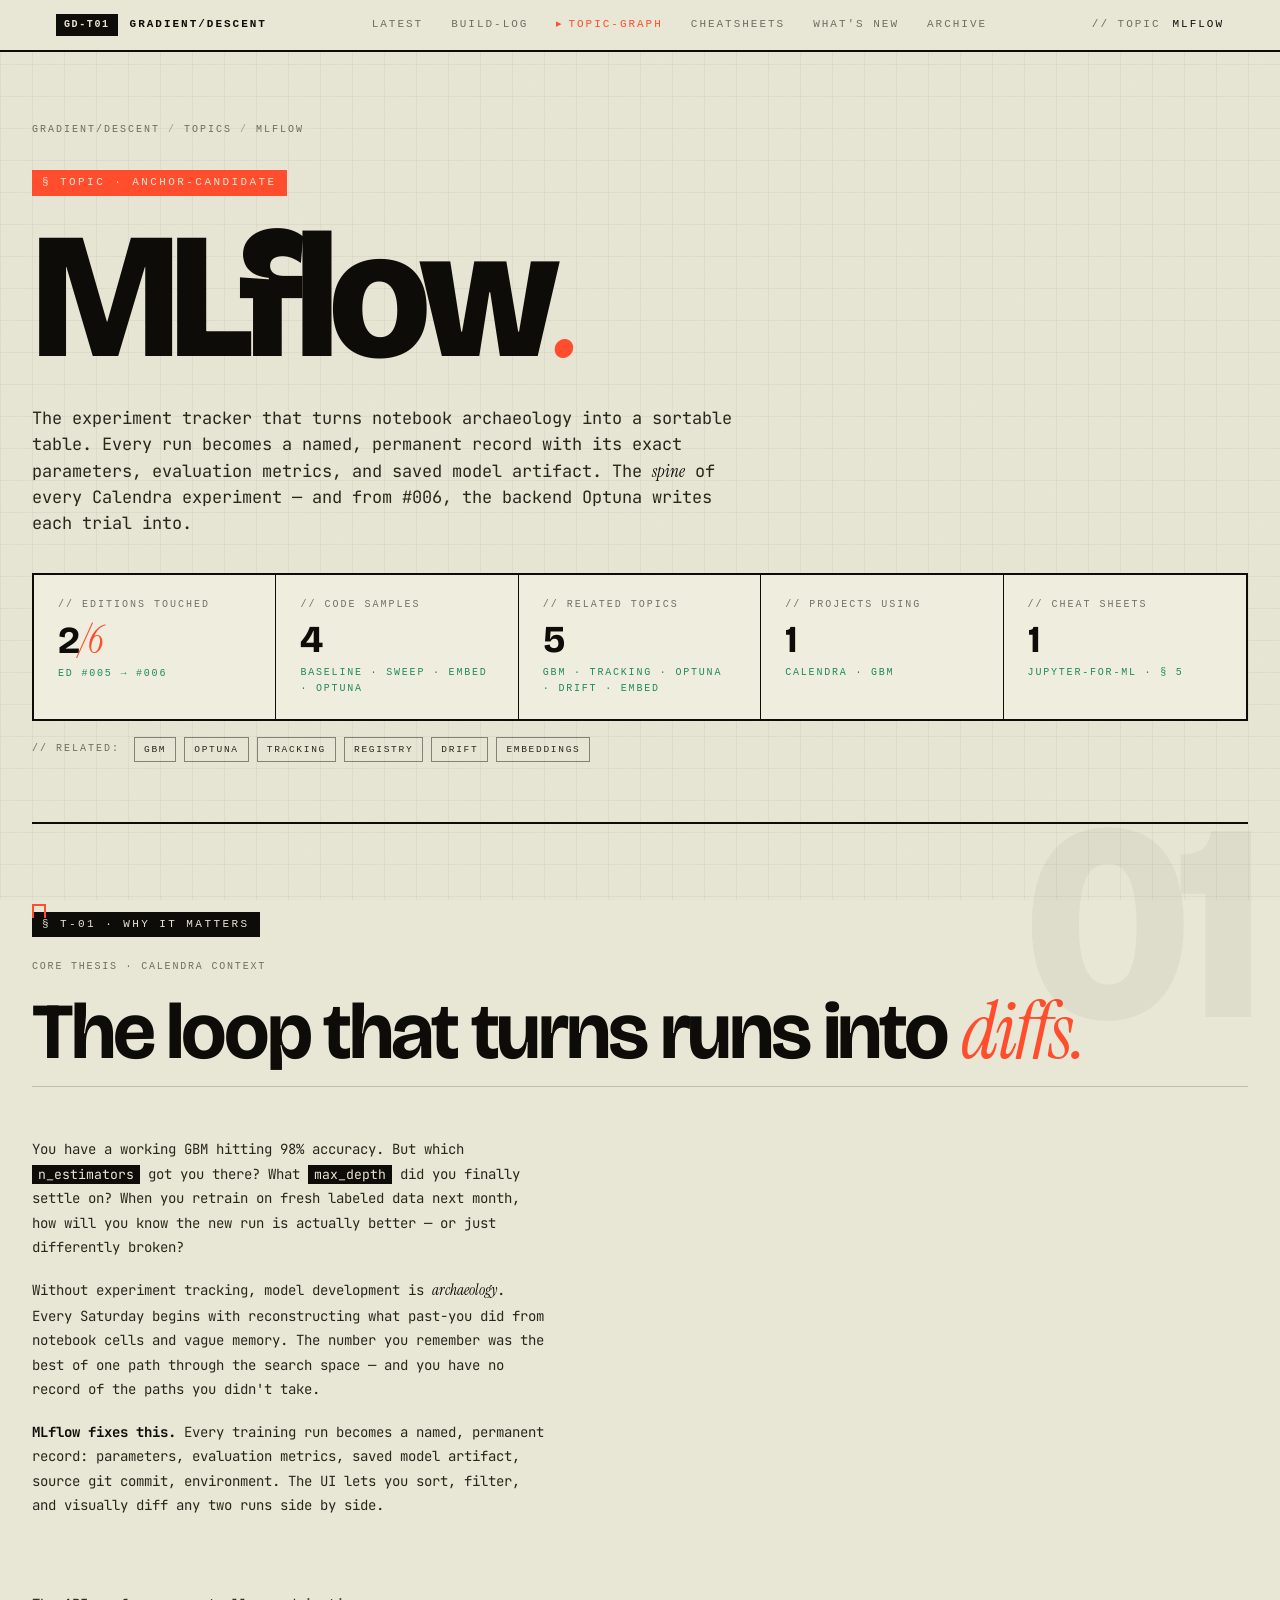
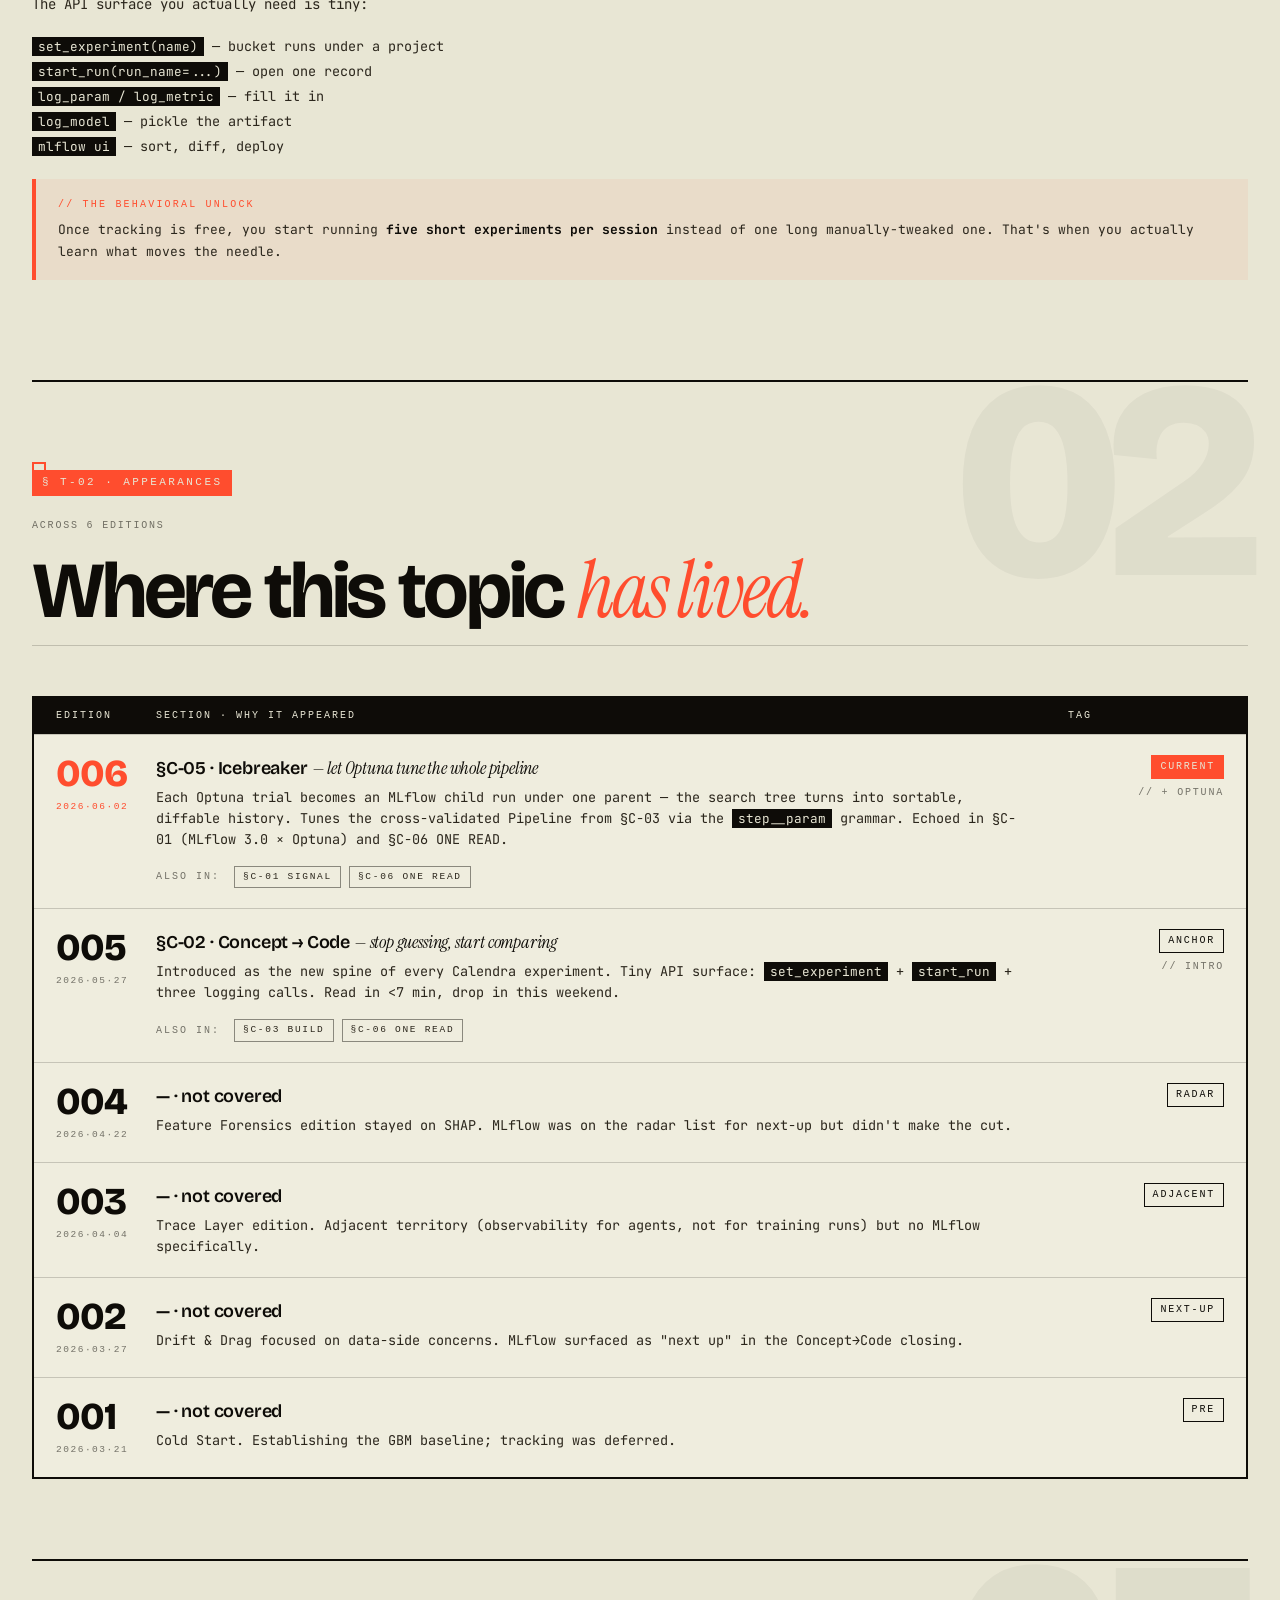
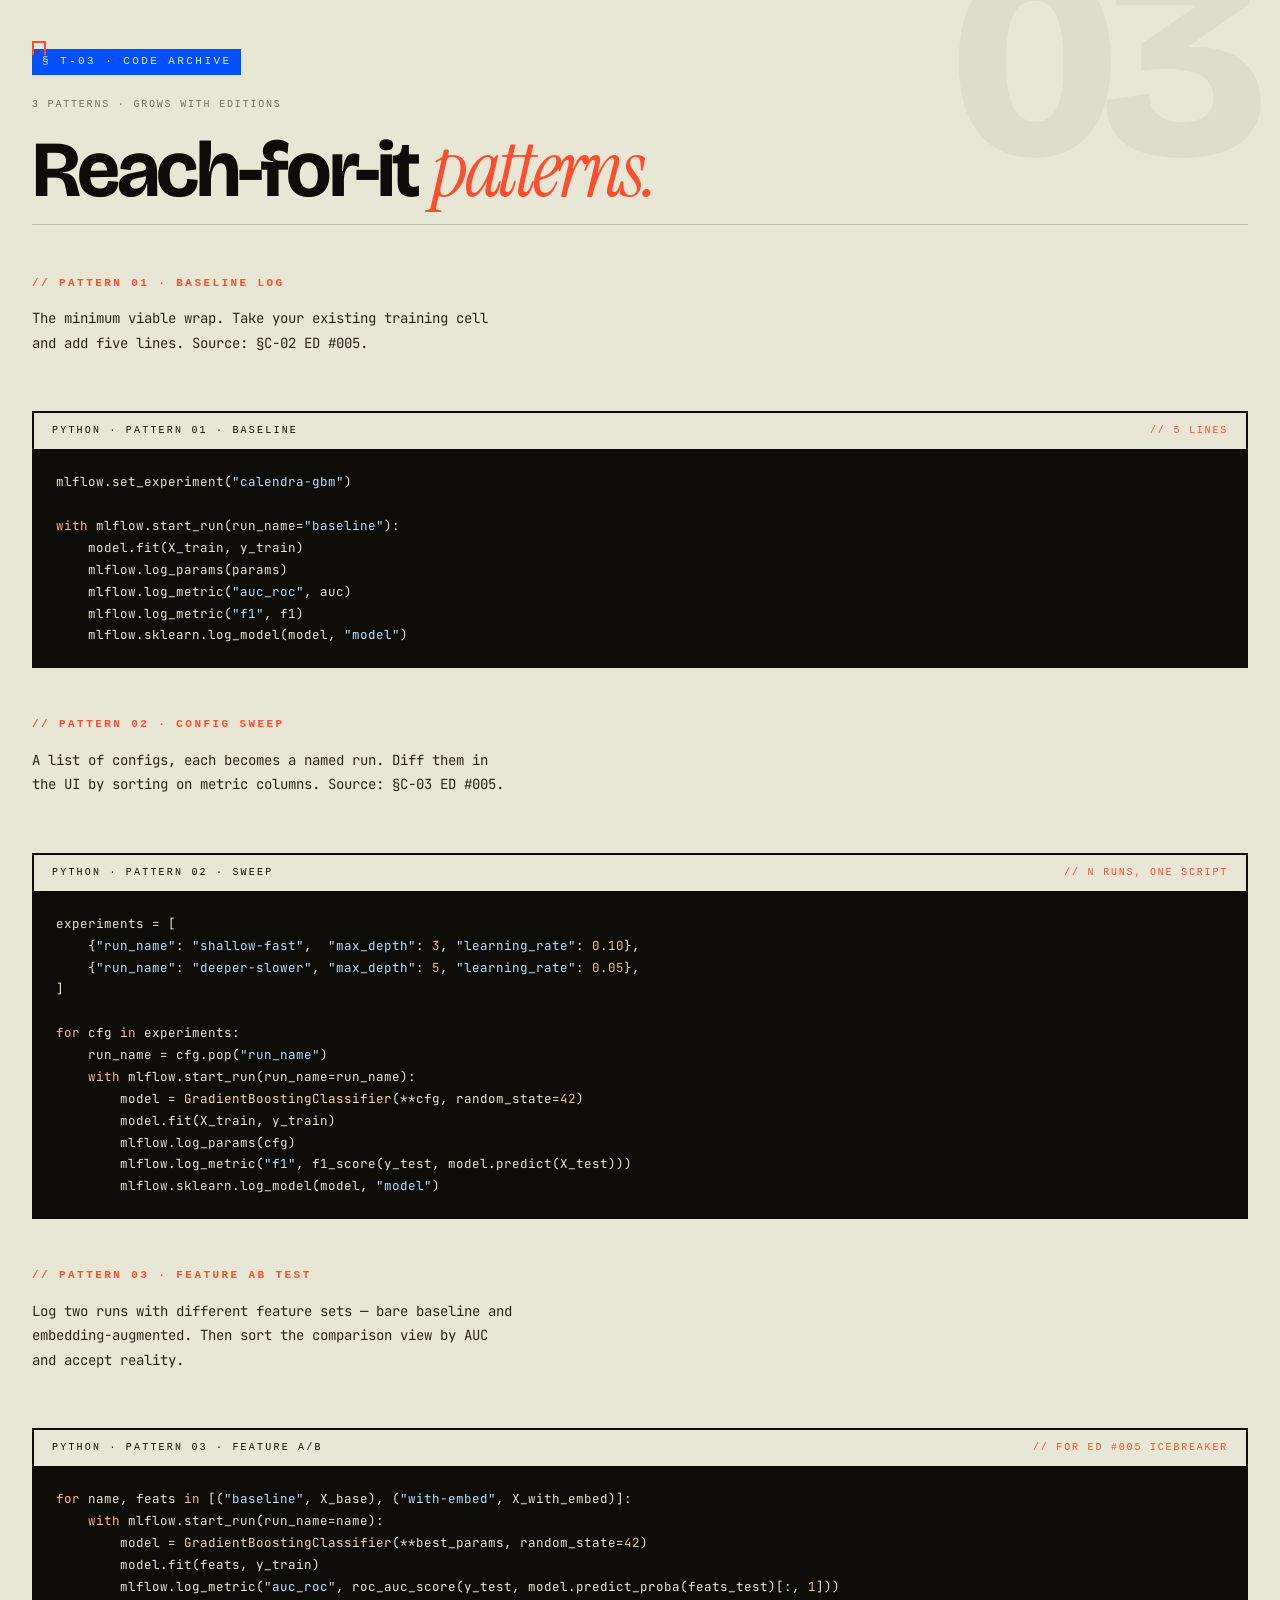
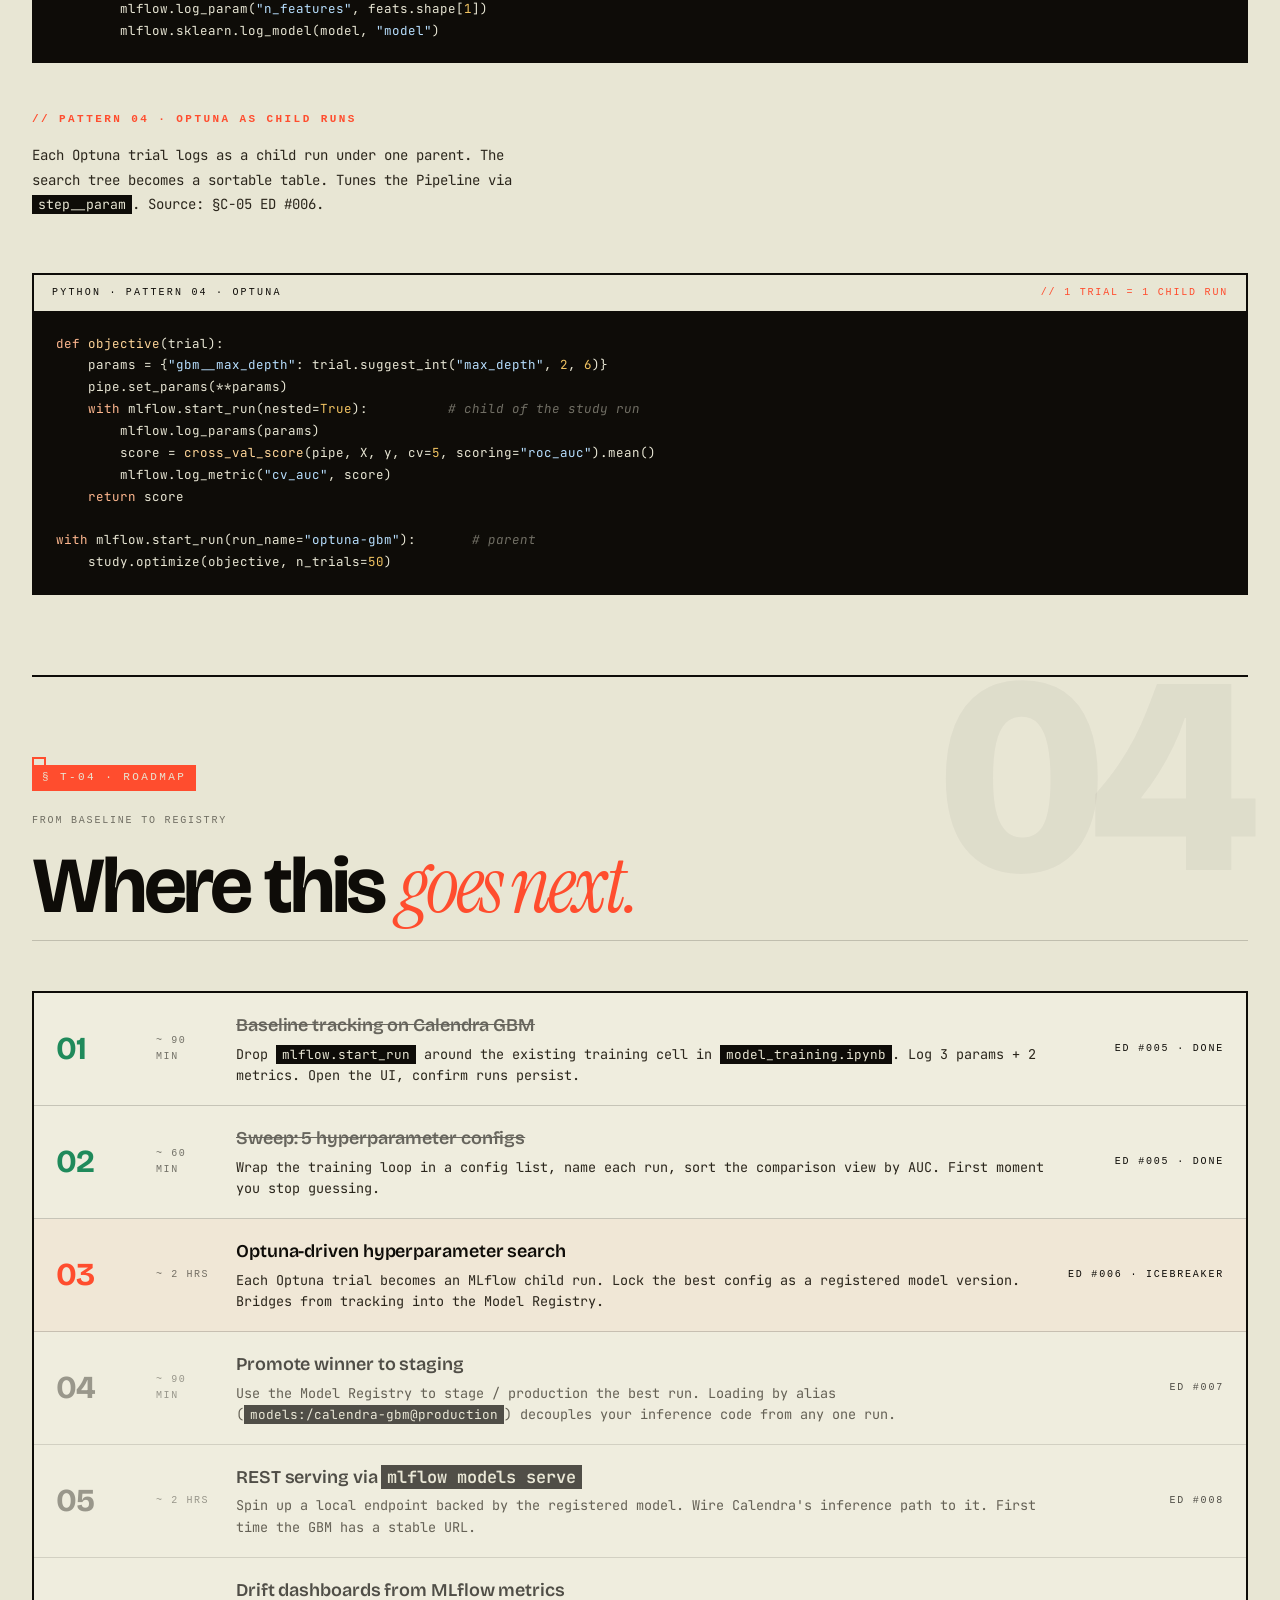
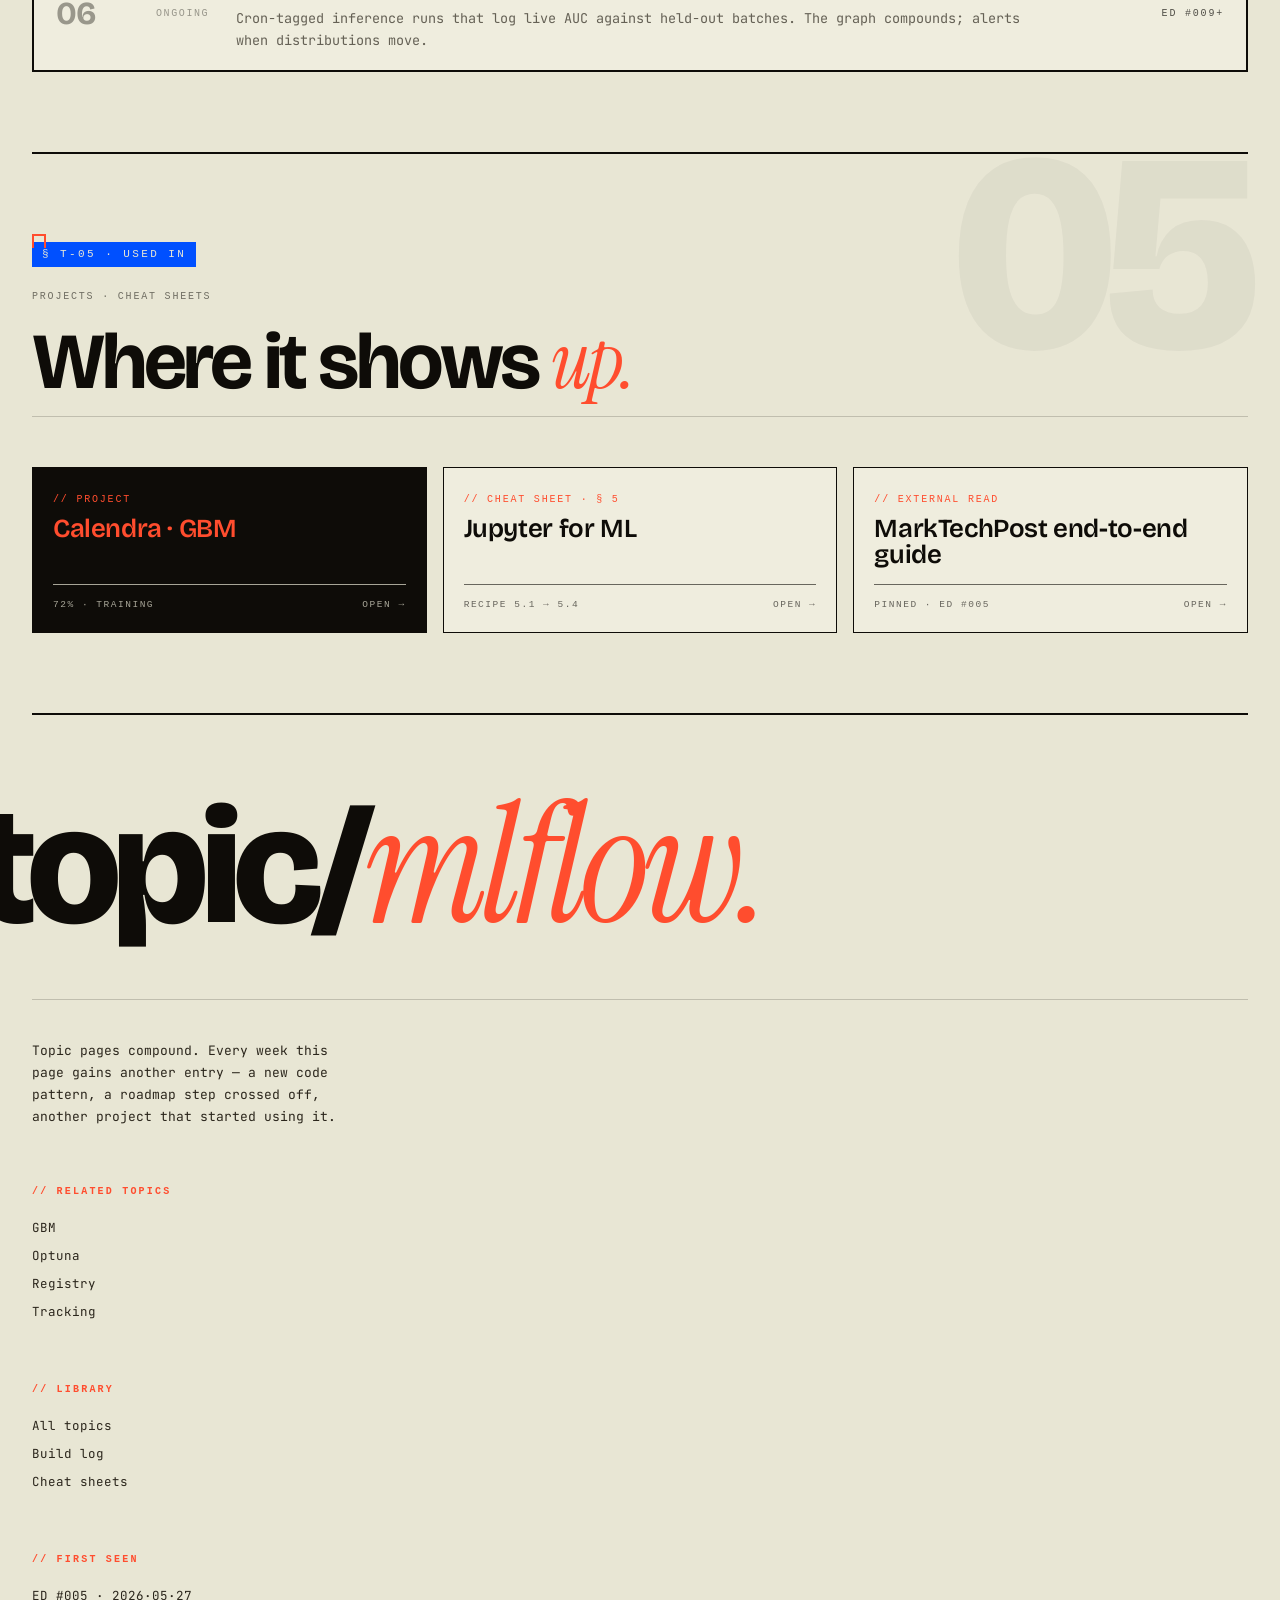
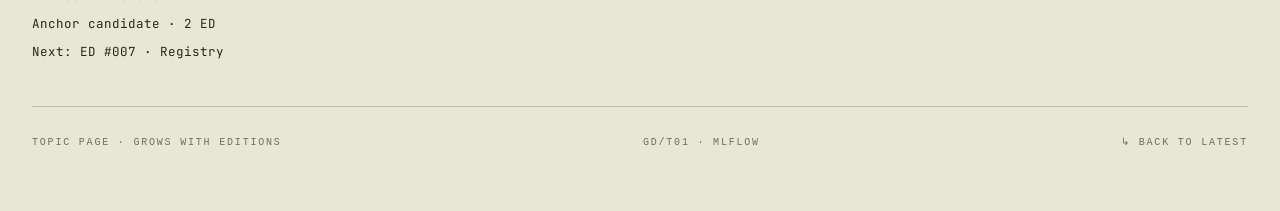
<file: topics/mlflow.html>
<!DOCTYPE html>
<html lang="en">
<head>
  <meta charset="UTF-8">
  <meta name="viewport" content="width=device-width, initial-scale=1.0">
  <title>MLflow — Topic // Gradient Descent</title>
  <link rel="preconnect" href="https://fonts.googleapis.com">
  <link rel="preconnect" href="https://fonts.gstatic.com" crossorigin>
  <link href="https://fonts.googleapis.com/css2?family=Bricolage+Grotesque:opsz,wght@12..96,400..800&family=JetBrains+Mono:wght@400;500;700&family=Departure+Mono&family=Instrument+Serif:ital@0;1&display=swap" rel="stylesheet">
  <link rel="stylesheet" href="../system.css">
  <style>
    /* topic page header */
    .topic-hero {
      padding: 70px 0 60px;
      border-bottom: 2px solid var(--ink);
    }
    .topic-hero .crumbs { margin-bottom: 32px; }
    .topic-hero .id {
      display: inline-block;
      font-family: var(--depmono);
      font-size: 11px;
      letter-spacing: 0.22em;
      text-transform: uppercase;
      padding: 4px 10px;
      background: var(--hot);
      color: var(--paper);
      margin-bottom: 24px;
    }
    .topic-hero h1 {
      font-family: var(--display);
      font-weight: 800;
      font-size: clamp(100px, 14vw, 240px);
      line-height: 0.85;
      letter-spacing: -0.05em;
      margin-bottom: 32px;
    }
    .topic-hero h1 em {
      font-family: var(--serif);
      font-style: italic;
      font-weight: 300;
      color: var(--hot);
    }
    .topic-hero .deck {
      font-family: var(--mono);
      font-size: 17px;
      line-height: 1.55;
      color: var(--ink-2);
      max-width: 70ch;
      margin-bottom: 36px;
    }
    .topic-hero .deck strong { color: var(--ink); font-weight: 500; }
    .topic-hero .deck em { font-family: var(--serif); font-style: italic; color: var(--ink); }

    /* timeline of appearances across editions */
    .ed-timeline {
      display: grid;
      grid-template-columns: 100px 1fr 200px;
      gap: 0;
      border: 2px solid var(--ink);
      background: var(--paper-3);
    }
    .ed-timeline-row {
      display: contents;
    }
    .ed-timeline-row > * {
      padding: 20px 22px;
      border-top: 1px solid var(--line);
    }
    .ed-timeline-row.h > * {
      background: var(--ink);
      color: var(--paper);
      border-top: 0;
      font-family: var(--depmono);
      font-size: 10px;
      letter-spacing: 0.2em;
      text-transform: uppercase;
      padding: 10px 22px;
    }
    .ed-num {
      font-family: var(--display);
      font-weight: 800;
      font-size: 38px;
      letter-spacing: -0.025em;
      line-height: 1;
      color: var(--ink);
    }
    .ed-num.current { color: var(--hot); }
    .ed-where {
      font-family: var(--mono);
      font-size: 13.5px;
      line-height: 1.55;
      color: var(--ink-2);
    }
    .ed-where .ttl {
      font-family: var(--display);
      font-weight: 600;
      font-size: 18px;
      letter-spacing: -0.01em;
      color: var(--ink);
      display: block;
      margin-bottom: 4px;
    }
    .ed-where .ttl em { font-family: var(--serif); font-style: italic; font-weight: 300; }
    .ed-meta {
      font-family: var(--depmono);
      font-size: 10px;
      letter-spacing: 0.18em;
      text-transform: uppercase;
      color: var(--dim);
      text-align: right;
    }
    .ed-meta .pill {
      display: inline-block;
      padding: 3px 8px;
      border: 1px solid var(--ink);
      color: var(--ink);
      margin-bottom: 6px;
    }
    .ed-meta .pill.hot { background: var(--hot); color: var(--paper); border-color: var(--hot); }

    /* related topics — small chip row */
    .related-row {
      display: flex;
      gap: 8px;
      flex-wrap: wrap;
      align-items: center;
      margin-top: 16px;
    }
    .related-row .label {
      font-family: var(--depmono);
      font-size: 10px;
      letter-spacing: 0.2em;
      color: var(--dim);
      text-transform: uppercase;
      margin-right: 6px;
    }

    /* roadmap list */
    .roadmap {
      border: 2px solid var(--ink);
      background: var(--paper-3);
    }
    .roadmap-row {
      display: grid;
      grid-template-columns: 80px 60px 1fr 160px;
      gap: 20px;
      padding: 18px 22px;
      border-bottom: 1px solid var(--line);
      align-items: center;
    }
    .roadmap-row:last-child { border-bottom: 0; }
    .roadmap-row .step {
      font-family: var(--display);
      font-weight: 700;
      font-size: 32px;
      letter-spacing: -0.025em;
      line-height: 1;
      color: var(--hot);
    }
    .roadmap-row .dur {
      font-family: var(--depmono);
      font-size: 10px;
      letter-spacing: 0.16em;
      color: var(--dim);
      text-transform: uppercase;
    }
    .roadmap-row .desc {
      font-family: var(--mono);
      font-size: 13.5px;
      line-height: 1.6;
      color: var(--ink-2);
    }
    .roadmap-row .desc strong {
      font-family: var(--display);
      font-weight: 600;
      font-size: 18px;
      letter-spacing: -0.005em;
      color: var(--ink);
      display: block;
      margin-bottom: 4px;
    }
    .roadmap-row .when {
      font-family: var(--depmono);
      font-size: 10px;
      letter-spacing: 0.18em;
      text-transform: uppercase;
      color: var(--ink);
      text-align: right;
    }
    .roadmap-row.done .step { color: var(--green); }
    .roadmap-row.done .desc strong { text-decoration: line-through; opacity: 0.6; }
    .roadmap-row.current { background: rgba(255,77,46,0.04); }
    .roadmap-row.future { opacity: 0.7; }
    .roadmap-row.future .step { color: var(--dim); }
  
    @media (max-width: 720px) {
      .topic-hero { padding: 36px 0 40px; }
      .topic-hero h1 { font-size: clamp(56px, 17vw, 92px); margin-bottom: 22px; line-height: 0.88; }
      .topic-hero .id { font-size: 10px; padding: 3px 8px; margin-bottom: 18px; }
      .topic-hero .deck { font-size: 14px; line-height: 1.55; margin-bottom: 26px; }
      .related-row { gap: 6px; margin-top: 12px; }

      .ed-timeline { grid-template-columns: 1fr; }
      .ed-timeline-row.h { display: none; }
      .ed-timeline-row > * { padding: 16px 18px; border-top: 1px solid var(--line); }
      .ed-timeline-row > div:first-child {
        border-top: 1.5px solid var(--ink);
        background: var(--ink);
        color: var(--paper);
        display: flex;
        align-items: center;
        justify-content: space-between;
        padding: 12px 18px;
      }
      .ed-timeline-row > div:first-child .ed-num { font-size: 24px; }
      .ed-where { font-size: 12.5px; line-height: 1.6; }
      .ed-where .ttl { font-size: 16px; margin-bottom: 6px; }
      .ed-meta { text-align: left; font-size: 9px; }

      .roadmap-row {
        grid-template-columns: 50px 1fr;
        grid-template-areas: "step desc" ".    meta";
        gap: 4px 14px;
        padding: 16px 18px;
      }
      .roadmap-row .step { grid-area: step; font-size: 24px; align-self: start; }
      .roadmap-row .desc { grid-area: desc; font-size: 12.5px; }
      .roadmap-row .desc strong { font-size: 15px; }
      .roadmap-row .dur, .roadmap-row .when { grid-area: meta; display: inline; text-align: left; font-size: 9px; }
      .roadmap-row .when::before { content: " · "; }
    }
  </style>
</head>
<body>

  <!-- NAV -->
  <nav class="top">
    <div class="nav-inner">
      <div class="nav-brand">
        <span class="hash">GD-T01</span>
        <a href="../index.html">GRADIENT/DESCENT</a>
      </div>
      <div class="nav-links">
        <a href="../index.html#latest">latest</a>
        <a href="../projects/index.html">build-log</a>
        <a href="index.html" class="active">topic-graph</a>
        <a href="../cheatsheets/index.html">cheatsheets</a>
        <a href="../whats-new.html">what's new</a>
        <a href="../index.html#archive">archive</a>
      </div>
      <div class="nav-meta">
        <span>// TOPIC</span>
        <span style="color: var(--ink);">MLflow</span>
      </div>
    </div>
  </nav>

  <main class="canvas">

    <!-- HERO -->
    <section class="topic-hero">
      <div class="crumbs">
        <a href="../index.html">gradient/descent</a>
        <span class="sep">/</span>
        <a href="index.html">topics</a>
        <span class="sep">/</span>
        <span>mlflow</span>
      </div>

      <span class="id">§ TOPIC · ANCHOR-CANDIDATE</span>

      <h1>MLflow<em>.</em></h1>

      <p class="deck">The experiment tracker that turns notebook archaeology into a sortable table. Every run becomes a named, permanent record with its exact parameters, evaluation metrics, and saved model artifact. The <em>spine</em> of every Calendra experiment — and from #006, the backend Optuna writes each trial into.</p>

      <div class="kpi-row">
        <div class="kpi">
          <div class="lbl">// EDITIONS TOUCHED</div>
          <div class="v">2<em>/6</em></div>
          <div class="delta">ED #005 → #006</div>
        </div>
        <div class="kpi">
          <div class="lbl">// CODE SAMPLES</div>
          <div class="v">4</div>
          <div class="delta">baseline · sweep · embed · optuna</div>
        </div>
        <div class="kpi">
          <div class="lbl">// RELATED TOPICS</div>
          <div class="v">5</div>
          <div class="delta">GBM · Tracking · Optuna · Drift · Embed</div>
        </div>
        <div class="kpi">
          <div class="lbl">// PROJECTS USING</div>
          <div class="v">1</div>
          <div class="delta">Calendra · GBM</div>
        </div>
        <div class="kpi">
          <div class="lbl">// CHEAT SHEETS</div>
          <div class="v">1</div>
          <div class="delta">jupyter-for-ml · § 5</div>
        </div>
      </div>

      <div class="related-row">
        <span class="label">// RELATED:</span>
        <a class="topic-chip" href="index.html">GBM</a>
        <a class="topic-chip" href="index.html">Optuna</a>
        <a class="topic-chip" href="index.html">Tracking</a>
        <a class="topic-chip" href="index.html">Registry</a>
        <a class="topic-chip" href="index.html">Drift</a>
        <a class="topic-chip" href="embeddings.html">Embeddings</a>
      </div>
    </section>

    <!-- ============== WHY IT MATTERS ============== -->
    <section class="secblock body">
      <span class="cmark"></span><span class="cmark tr"></span>
      <div class="secblock-num-display">01</div>

      <div class="secblock-head">
        <div class="secblock-meta">
          <span class="id ink">§ T-01 · WHY IT MATTERS</span>
          <div class="ref">CORE THESIS · CALENDRA CONTEXT</div>
        </div>
        <h2>The loop that turns runs into <em>diffs.</em></h2>
      </div>

      <div class="twocol">
        <div>
          <p>You have a working GBM hitting 98% accuracy. But which <code class="inline">n_estimators</code> got you there? What <code class="inline">max_depth</code> did you finally settle on? When you retrain on fresh labeled data next month, how will you know the new run is actually better — or just differently broken?</p>
          <p>Without experiment tracking, model development is <em>archaeology</em>. Every Saturday begins with reconstructing what past-you did from notebook cells and vague memory. The number you remember was the best of one path through the search space — and you have no record of the paths you didn't take.</p>
          <p><strong>MLflow fixes this.</strong> Every training run becomes a named, permanent record: parameters, evaluation metrics, saved model artifact, source git commit, environment. The UI lets you sort, filter, and visually diff any two runs side by side.</p>
        </div>

        <div>
          <p>The API surface you actually need is tiny:</p>
          <ul style="list-style:none; padding:0; font-family:var(--mono); font-size:13.5px; line-height:1.85; color:var(--ink-2); margin-bottom:20px;">
            <li><code class="inline">set_experiment(name)</code> — bucket runs under a project</li>
            <li><code class="inline">start_run(run_name=...)</code> — open one record</li>
            <li><code class="inline">log_param / log_metric</code> — fill it in</li>
            <li><code class="inline">log_model</code> — pickle the artifact</li>
            <li><code class="inline">mlflow ui</code> — sort, diff, deploy</li>
          </ul>

          <div class="callout">
            <span class="lbl">// THE BEHAVIORAL UNLOCK</span>
            Once tracking is free, you start running <strong>five short experiments per session</strong> instead of one long manually-tweaked one. That's when you actually learn what moves the needle.
          </div>
        </div>
      </div>
    </section>

    <!-- ============== APPEARANCES ACROSS EDITIONS ============== -->
    <section class="secblock">
      <span class="cmark"></span><span class="cmark tr"></span>
      <div class="secblock-num-display">02</div>

      <div class="secblock-head">
        <div class="secblock-meta">
          <span class="id">§ T-02 · APPEARANCES</span>
          <div class="ref">ACROSS 6 EDITIONS</div>
        </div>
        <h2>Where this topic <em>has lived.</em></h2>
      </div>

      <div class="ed-timeline">
        <div class="ed-timeline-row h">
          <span>edition</span><span>section · why it appeared</span><span>tag</span>
        </div>

        <div class="ed-timeline-row">
          <div><span class="ed-num current">006</span><div style="font-family:var(--depmono); font-size:9.5px; letter-spacing:0.16em; color:var(--hot); margin-top:6px; text-transform:uppercase;">2026·06·02</div></div>
          <div class="ed-where">
            <span class="ttl">§C-05 · Icebreaker <em>— let Optuna tune the whole pipeline</em></span>
            Each Optuna trial becomes an MLflow child run under one parent — the search tree turns into sortable, diffable history. Tunes the cross-validated Pipeline from §C-03 via the <code class="inline">step__param</code> grammar. Echoed in §C-01 (MLflow 3.0 × Optuna) and §C-06 ONE READ.
            <div class="related-row">
              <span class="label">also in:</span>
              <span class="dm-tag">§C-01 SIGNAL</span>
              <span class="dm-tag">§C-06 ONE READ</span>
            </div>
          </div>
          <div class="ed-meta"><span class="pill hot">CURRENT</span><div>// + OPTUNA</div></div>
        </div>

        <div class="ed-timeline-row">
          <div><span class="ed-num">005</span><div style="font-family:var(--depmono); font-size:9.5px; letter-spacing:0.16em; color:var(--dim); margin-top:6px; text-transform:uppercase;">2026·05·27</div></div>
          <div class="ed-where">
            <span class="ttl">§C-02 · Concept → Code <em>— stop guessing, start comparing</em></span>
            Introduced as the new spine of every Calendra experiment. Tiny API surface: <code class="inline">set_experiment</code> + <code class="inline">start_run</code> + three logging calls. Read in &lt;7 min, drop in this weekend.
            <div class="related-row">
              <span class="label">also in:</span>
              <span class="dm-tag">§C-03 BUILD</span>
              <span class="dm-tag">§C-06 ONE READ</span>
            </div>
          </div>
          <div class="ed-meta"><span class="pill">ANCHOR</span><div>// INTRO</div></div>
        </div>

        <div class="ed-timeline-row">
          <div><span class="ed-num">004</span><div style="font-family:var(--depmono); font-size:9.5px; letter-spacing:0.16em; color:var(--dim); margin-top:6px; text-transform:uppercase;">2026·04·22</div></div>
          <div class="ed-where">
            <span class="ttl">— · not covered</span>
            Feature Forensics edition stayed on SHAP. MLflow was on the radar list for next-up but didn't make the cut.
          </div>
          <div class="ed-meta"><span class="pill">RADAR</span></div>
        </div>

        <div class="ed-timeline-row">
          <div><span class="ed-num">003</span><div style="font-family:var(--depmono); font-size:9.5px; letter-spacing:0.16em; color:var(--dim); margin-top:6px; text-transform:uppercase;">2026·04·04</div></div>
          <div class="ed-where">
            <span class="ttl">— · not covered</span>
            Trace Layer edition. Adjacent territory (observability for agents, not for training runs) but no MLflow specifically.
          </div>
          <div class="ed-meta"><span class="pill">ADJACENT</span></div>
        </div>

        <div class="ed-timeline-row">
          <div><span class="ed-num">002</span><div style="font-family:var(--depmono); font-size:9.5px; letter-spacing:0.16em; color:var(--dim); margin-top:6px; text-transform:uppercase;">2026·03·27</div></div>
          <div class="ed-where">
            <span class="ttl">— · not covered</span>
            Drift &amp; Drag focused on data-side concerns. MLflow surfaced as "next up" in the Concept→Code closing.
          </div>
          <div class="ed-meta"><span class="pill">NEXT-UP</span></div>
        </div>

        <div class="ed-timeline-row">
          <div><span class="ed-num">001</span><div style="font-family:var(--depmono); font-size:9.5px; letter-spacing:0.16em; color:var(--dim); margin-top:6px; text-transform:uppercase;">2026·03·21</div></div>
          <div class="ed-where">
            <span class="ttl">— · not covered</span>
            Cold Start. Establishing the GBM baseline; tracking was deferred.
          </div>
          <div class="ed-meta"><span class="pill">PRE</span></div>
        </div>
      </div>
    </section>

    <!-- ============== CODE ARCHIVE ============== -->
    <section class="secblock">
      <span class="cmark"></span><span class="cmark tr"></span>
      <div class="secblock-num-display">03</div>

      <div class="secblock-head">
        <div class="secblock-meta">
          <span class="id blue">§ T-03 · CODE ARCHIVE</span>
          <div class="ref">3 PATTERNS · GROWS WITH EDITIONS</div>
        </div>
        <h2>Reach-for-it <em>patterns.</em></h2>
      </div>

      <div class="twocol">
        <div>
          <h4 class="prose" style="font-family:var(--depmono); font-size:11px; letter-spacing:0.22em; color:var(--hot); margin-bottom:14px; text-transform:uppercase;">// PATTERN 01 · BASELINE LOG</h4>
          <p style="font-family:var(--mono); font-size:14px; line-height:1.75; color:var(--ink-2); max-width:60ch;">The minimum viable wrap. Take your existing training cell and add five lines. Source: <a href="../index.html#concept">§C-02 ED #005</a>.</p>
        </div>
        <div class="code">
          <div class="code-head">
            <span class="lang">python · pattern 01 · baseline</span>
            <span class="id">// 5 LINES</span>
          </div>
<pre>mlflow.set_experiment(<span class="s">"calendra-gbm"</span>)

<span class="k">with</span> mlflow.start_run(run_name=<span class="s">"baseline"</span>):
    model.fit(X_train, y_train)
    mlflow.log_params(params)
    mlflow.log_metric(<span class="s">"auc_roc"</span>, auc)
    mlflow.log_metric(<span class="s">"f1"</span>, f1)
    mlflow.sklearn.log_model(model, <span class="s">"model"</span>)</pre>
        </div>
      </div>

      <div class="twocol" style="margin-top:48px;">
        <div>
          <h4 class="prose" style="font-family:var(--depmono); font-size:11px; letter-spacing:0.22em; color:var(--hot); margin-bottom:14px; text-transform:uppercase;">// PATTERN 02 · CONFIG SWEEP</h4>
          <p style="font-family:var(--mono); font-size:14px; line-height:1.75; color:var(--ink-2); max-width:60ch;">A list of configs, each becomes a named run. Diff them in the UI by sorting on metric columns. Source: <a href="../index.html#build">§C-03 ED #005</a>.</p>
        </div>
        <div class="code">
          <div class="code-head">
            <span class="lang">python · pattern 02 · sweep</span>
            <span class="id">// N RUNS, ONE SCRIPT</span>
          </div>
<pre>experiments = [
    {<span class="s">"run_name"</span>: <span class="s">"shallow-fast"</span>,  <span class="s">"max_depth"</span>: <span class="n">3</span>, <span class="s">"learning_rate"</span>: <span class="n">0.10</span>},
    {<span class="s">"run_name"</span>: <span class="s">"deeper-slower"</span>, <span class="s">"max_depth"</span>: <span class="n">5</span>, <span class="s">"learning_rate"</span>: <span class="n">0.05</span>},
]

<span class="k">for</span> cfg <span class="k">in</span> experiments:
    run_name = cfg.pop(<span class="s">"run_name"</span>)
    <span class="k">with</span> mlflow.start_run(run_name=run_name):
        model = <span class="f">GradientBoostingClassifier</span>(**cfg, random_state=<span class="n">42</span>)
        model.fit(X_train, y_train)
        mlflow.log_params(cfg)
        mlflow.log_metric(<span class="s">"f1"</span>, f1_score(y_test, model.predict(X_test)))
        mlflow.sklearn.log_model(model, <span class="s">"model"</span>)</pre>
        </div>
      </div>

      <div class="twocol" style="margin-top:48px;">
        <div>
          <h4 class="prose" style="font-family:var(--depmono); font-size:11px; letter-spacing:0.22em; color:var(--hot); margin-bottom:14px; text-transform:uppercase;">// PATTERN 03 · FEATURE AB TEST</h4>
          <p style="font-family:var(--mono); font-size:14px; line-height:1.75; color:var(--ink-2); max-width:60ch;">Log two runs with different feature sets — bare baseline and embedding-augmented. Then sort the comparison view by AUC and accept reality.</p>
        </div>
        <div class="code">
          <div class="code-head">
            <span class="lang">python · pattern 03 · feature A/B</span>
            <span class="id">// FOR ED #005 ICEBREAKER</span>
          </div>
<pre><span class="k">for</span> name, feats <span class="k">in</span> [(<span class="s">"baseline"</span>, X_base), (<span class="s">"with-embed"</span>, X_with_embed)]:
    <span class="k">with</span> mlflow.start_run(run_name=name):
        model = <span class="f">GradientBoostingClassifier</span>(**best_params, random_state=<span class="n">42</span>)
        model.fit(feats, y_train)
        mlflow.log_metric(<span class="s">"auc_roc"</span>, roc_auc_score(y_test, model.predict_proba(feats_test)[:, <span class="n">1</span>]))
        mlflow.log_param(<span class="s">"n_features"</span>, feats.shape[<span class="n">1</span>])
        mlflow.sklearn.log_model(model, <span class="s">"model"</span>)</pre>
        </div>
      </div>

      <div class="twocol" style="margin-top:48px;">
        <div>
          <h4 class="prose" style="font-family:var(--depmono); font-size:11px; letter-spacing:0.22em; color:var(--hot); margin-bottom:14px; text-transform:uppercase;">// PATTERN 04 · OPTUNA AS CHILD RUNS</h4>
          <p style="font-family:var(--mono); font-size:14px; line-height:1.75; color:var(--ink-2); max-width:60ch;">Each Optuna trial logs as a child run under one parent. The search tree becomes a sortable table. Tunes the Pipeline via <code class="inline">step__param</code>. Source: <a href="../index.html#icebreaker">§C-05 ED #006</a>.</p>
        </div>
        <div class="code">
          <div class="code-head">
            <span class="lang">python · pattern 04 · optuna</span>
            <span class="id">// 1 TRIAL = 1 CHILD RUN</span>
          </div>
<pre><span class="k">def</span> <span class="f">objective</span>(trial):
    params = {<span class="s">"gbm__max_depth"</span>: trial.suggest_int(<span class="s">"max_depth"</span>, <span class="n">2</span>, <span class="n">6</span>)}
    pipe.set_params(**params)
    <span class="k">with</span> mlflow.start_run(nested=<span class="n">True</span>):          <span class="c"># child of the study run</span>
        mlflow.log_params(params)
        score = <span class="f">cross_val_score</span>(pipe, X, y, cv=<span class="n">5</span>, scoring=<span class="s">"roc_auc"</span>).mean()
        mlflow.log_metric(<span class="s">"cv_auc"</span>, score)
    <span class="k">return</span> score

<span class="k">with</span> mlflow.start_run(run_name=<span class="s">"optuna-gbm"</span>):       <span class="c"># parent</span>
    study.optimize(objective, n_trials=<span class="n">50</span>)</pre>
        </div>
      </div>
    </section>

    <!-- ============== ROADMAP ============== -->
    <section class="secblock">
      <span class="cmark"></span><span class="cmark tr"></span>
      <div class="secblock-num-display">04</div>

      <div class="secblock-head">
        <div class="secblock-meta">
          <span class="id">§ T-04 · ROADMAP</span>
          <div class="ref">FROM BASELINE TO REGISTRY</div>
        </div>
        <h2>Where this <em>goes next.</em></h2>
      </div>

      <div class="roadmap">
        <div class="roadmap-row done">
          <div class="step">01</div>
          <div class="dur">~ 90 MIN</div>
          <div class="desc">
            <strong>Baseline tracking on Calendra GBM</strong>
            Drop <code class="inline">mlflow.start_run</code> around the existing training cell in <code class="inline">model_training.ipynb</code>. Log 3 params + 2 metrics. Open the UI, confirm runs persist.
          </div>
          <div class="when">ED #005 · DONE</div>
        </div>

        <div class="roadmap-row done">
          <div class="step">02</div>
          <div class="dur">~ 60 MIN</div>
          <div class="desc">
            <strong>Sweep: 5 hyperparameter configs</strong>
            Wrap the training loop in a config list, name each run, sort the comparison view by AUC. First moment you stop guessing.
          </div>
          <div class="when">ED #005 · DONE</div>
        </div>

        <div class="roadmap-row current">
          <div class="step">03</div>
          <div class="dur">~ 2 HRS</div>
          <div class="desc">
            <strong>Optuna-driven hyperparameter search</strong>
            Each Optuna trial becomes an MLflow child run. Lock the best config as a registered model version. Bridges from tracking into the Model Registry.
          </div>
          <div class="when">ED #006 · ICEBREAKER</div>
        </div>

        <div class="roadmap-row future">
          <div class="step">04</div>
          <div class="dur">~ 90 MIN</div>
          <div class="desc">
            <strong>Promote winner to staging</strong>
            Use the Model Registry to stage / production the best run. Loading by alias (<code class="inline">models:/calendra-gbm@production</code>) decouples your inference code from any one run.
          </div>
          <div class="when">ED #007</div>
        </div>

        <div class="roadmap-row future">
          <div class="step">05</div>
          <div class="dur">~ 2 HRS</div>
          <div class="desc">
            <strong>REST serving via <code class="inline">mlflow models serve</code></strong>
            Spin up a local endpoint backed by the registered model. Wire Calendra's inference path to it. First time the GBM has a stable URL.
          </div>
          <div class="when">ED #008</div>
        </div>

        <div class="roadmap-row future">
          <div class="step">06</div>
          <div class="dur">ONGOING</div>
          <div class="desc">
            <strong>Drift dashboards from MLflow metrics</strong>
            Cron-tagged inference runs that log live AUC against held-out batches. The graph compounds; alerts when distributions move.
          </div>
          <div class="when">ED #009+</div>
        </div>
      </div>
    </section>

    <!-- ============== USING IT ============== -->
    <section class="secblock">
      <span class="cmark"></span><span class="cmark tr"></span>
      <div class="secblock-num-display">05</div>

      <div class="secblock-head">
        <div class="secblock-meta">
          <span class="id blue">§ T-05 · USED IN</span>
          <div class="ref">PROJECTS · CHEAT SHEETS</div>
        </div>
        <h2>Where it shows <em>up.</em></h2>
      </div>

      <div class="topic-grid" style="grid-template-columns: repeat(3, 1fr);">
        <a class="topic-cell current" href="../projects/calendra-gbm.html">
          <div class="num">// PROJECT</div>
          <h3>Calendra · GBM</h3>
          <div class="meta"><span>72% · TRAINING</span><span>OPEN →</span></div>
        </a>
        <a class="topic-cell" href="../cheatsheets/jupyter-ml.html">
          <div class="num">// CHEAT SHEET · § 5</div>
          <h3>Jupyter for ML</h3>
          <div class="meta"><span>RECIPE 5.1 → 5.4</span><span>OPEN →</span></div>
        </a>
        <a class="topic-cell" href="../index.html#oneread">
          <div class="num">// EXTERNAL READ</div>
          <h3>MarkTechPost end-to-end guide</h3>
          <div class="meta"><span>PINNED · ED #005</span><span>OPEN →</span></div>
        </a>
      </div>
    </section>

    <!-- FOOTER -->
    <footer class="foot">
      <div class="foot-marquee">topic/<em>mlflow.</em></div>

      <div class="foot-grid">
        <div class="foot-brand">
          <p>Topic pages compound. Every week this page gains another entry — a new code pattern, a roadmap step crossed off, another project that started using it.</p>
        </div>
        <div class="foot-col">
          <h4>// Related topics</h4>
          <ul>
            <li><a href="index.html">GBM</a></li>
            <li><a href="index.html">Optuna</a></li>
            <li><a href="index.html">Registry</a></li>
            <li><a href="index.html">Tracking</a></li>
          </ul>
        </div>
        <div class="foot-col">
          <h4>// Library</h4>
          <ul>
            <li><a href="index.html">All topics</a></li>
            <li><a href="../projects/index.html">Build log</a></li>
            <li><a href="../cheatsheets/index.html">Cheat sheets</a></li>
          </ul>
        </div>
        <div class="foot-col">
          <h4>// First seen</h4>
          <ul>
            <li>ED #005 · 2026·05·27</li>
            <li>Anchor candidate · 2 ED</li>
            <li>Next: ED #007 · Registry</li>
          </ul>
        </div>
      </div>

      <div class="foot-bottom">
        <span>TOPIC PAGE · GROWS WITH EDITIONS</span>
        <span>GD/T01 · MLFLOW</span>
        <a href="../index.html">↳ BACK TO LATEST</a>
      </div>
    </footer>

  </main>

  <script>
    const obs = new IntersectionObserver(es => {
      es.forEach(e => { if (e.isIntersecting) e.target.classList.add('in'); });
    }, { threshold: 0.06 });
    document.querySelectorAll('.reveal').forEach(el => obs.observe(el));
  </script>
</body>
</html>
</file>
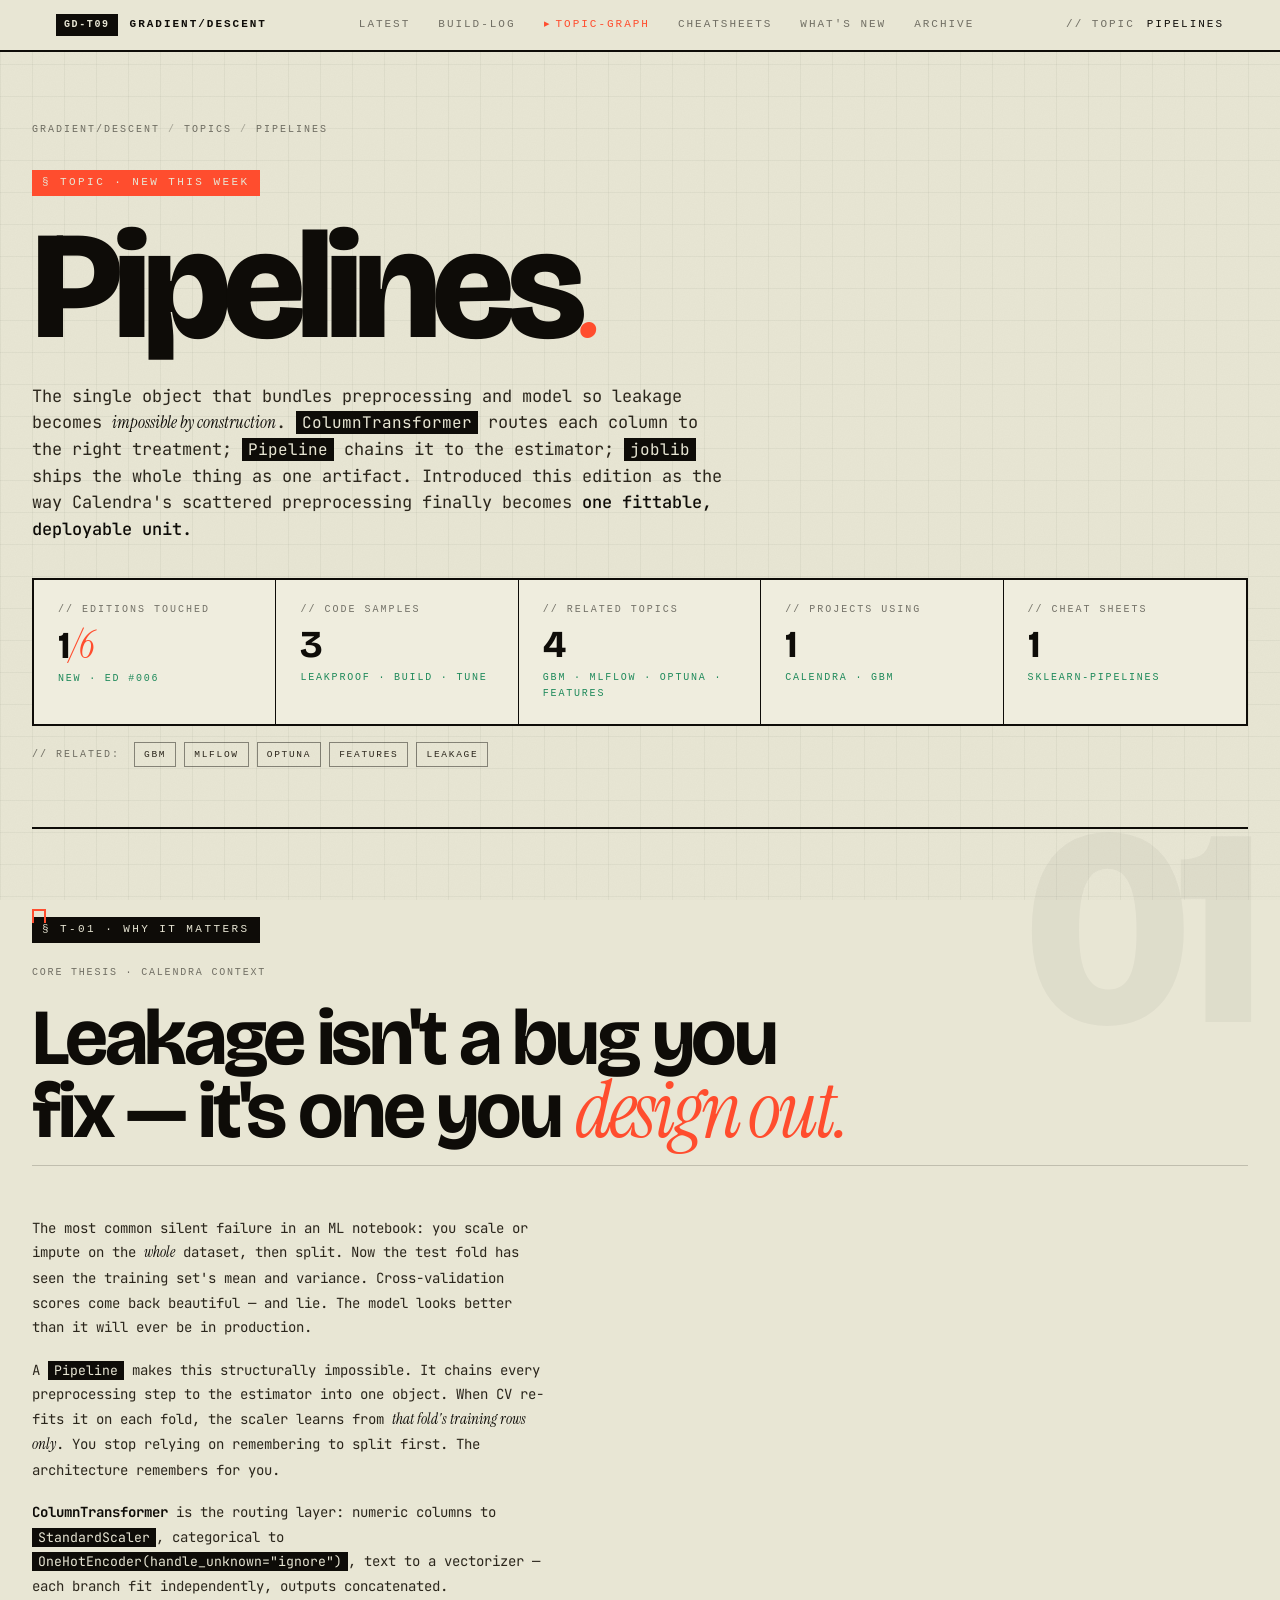
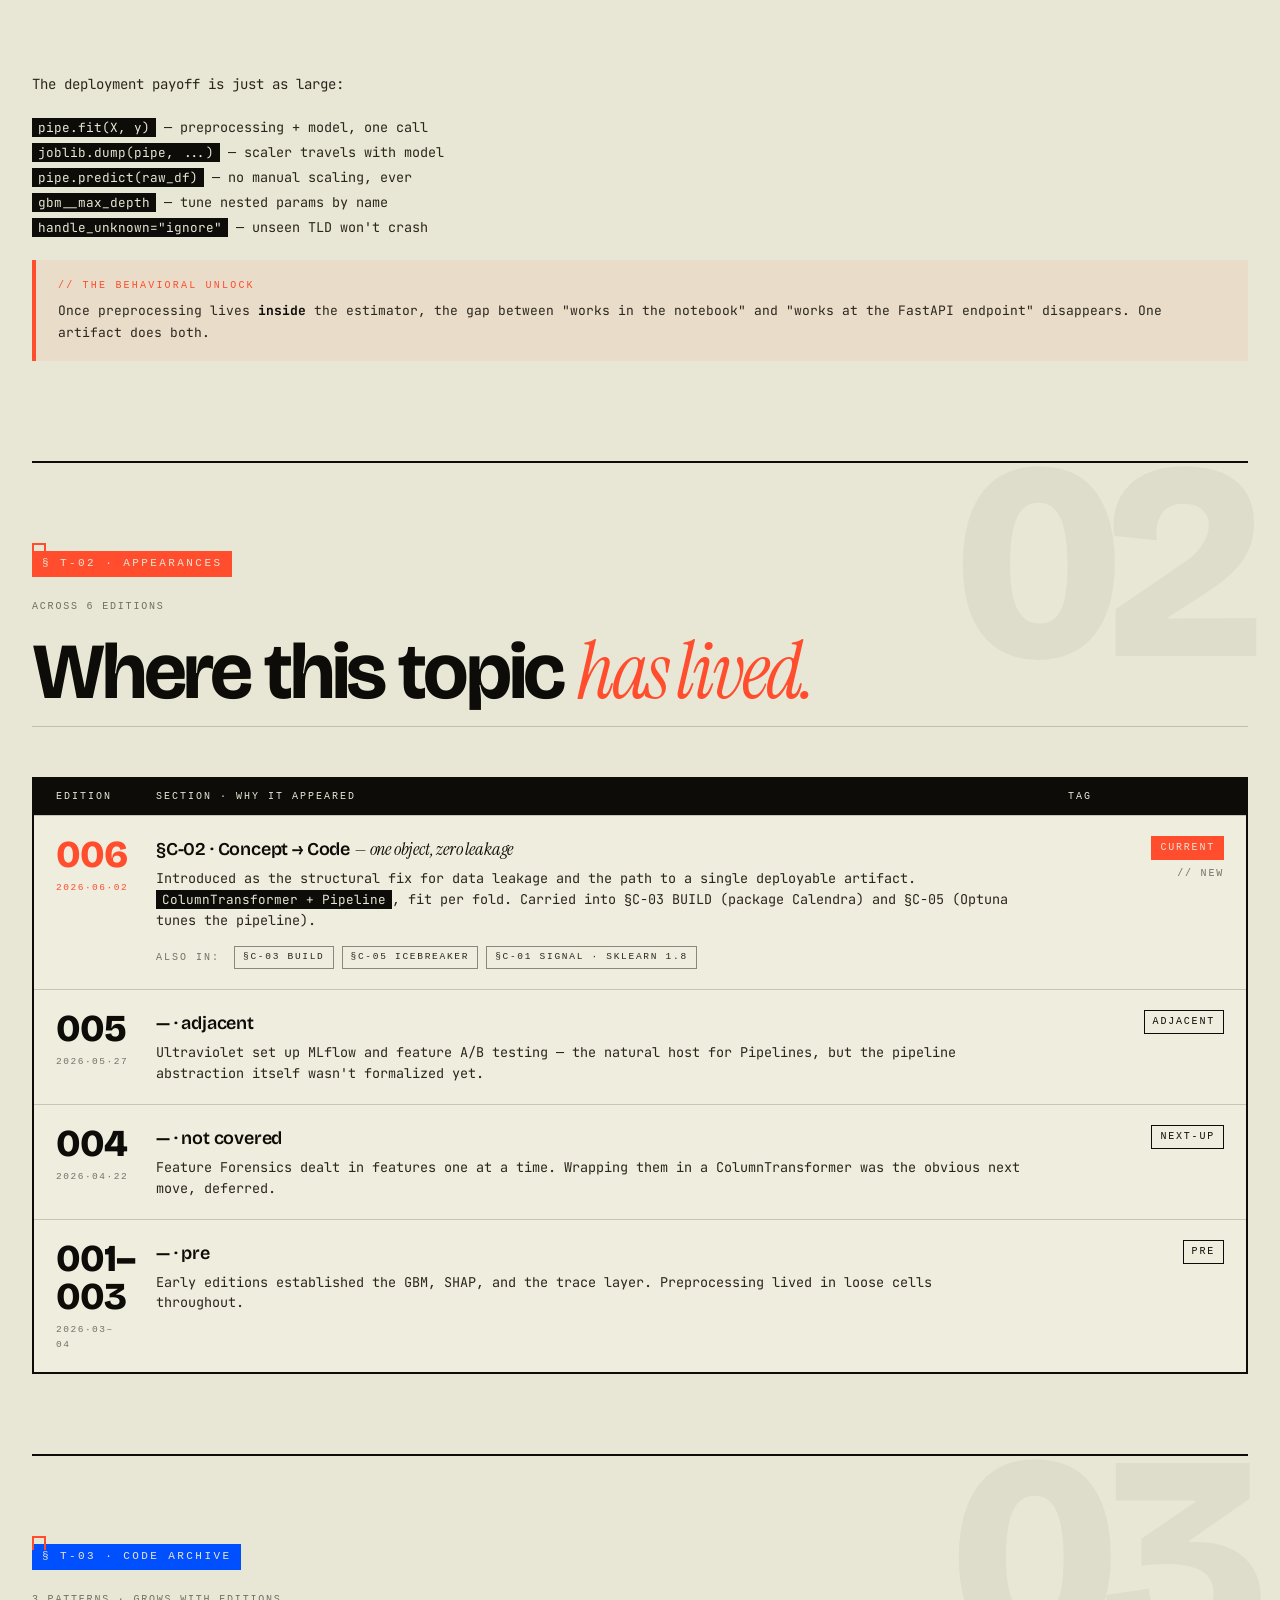
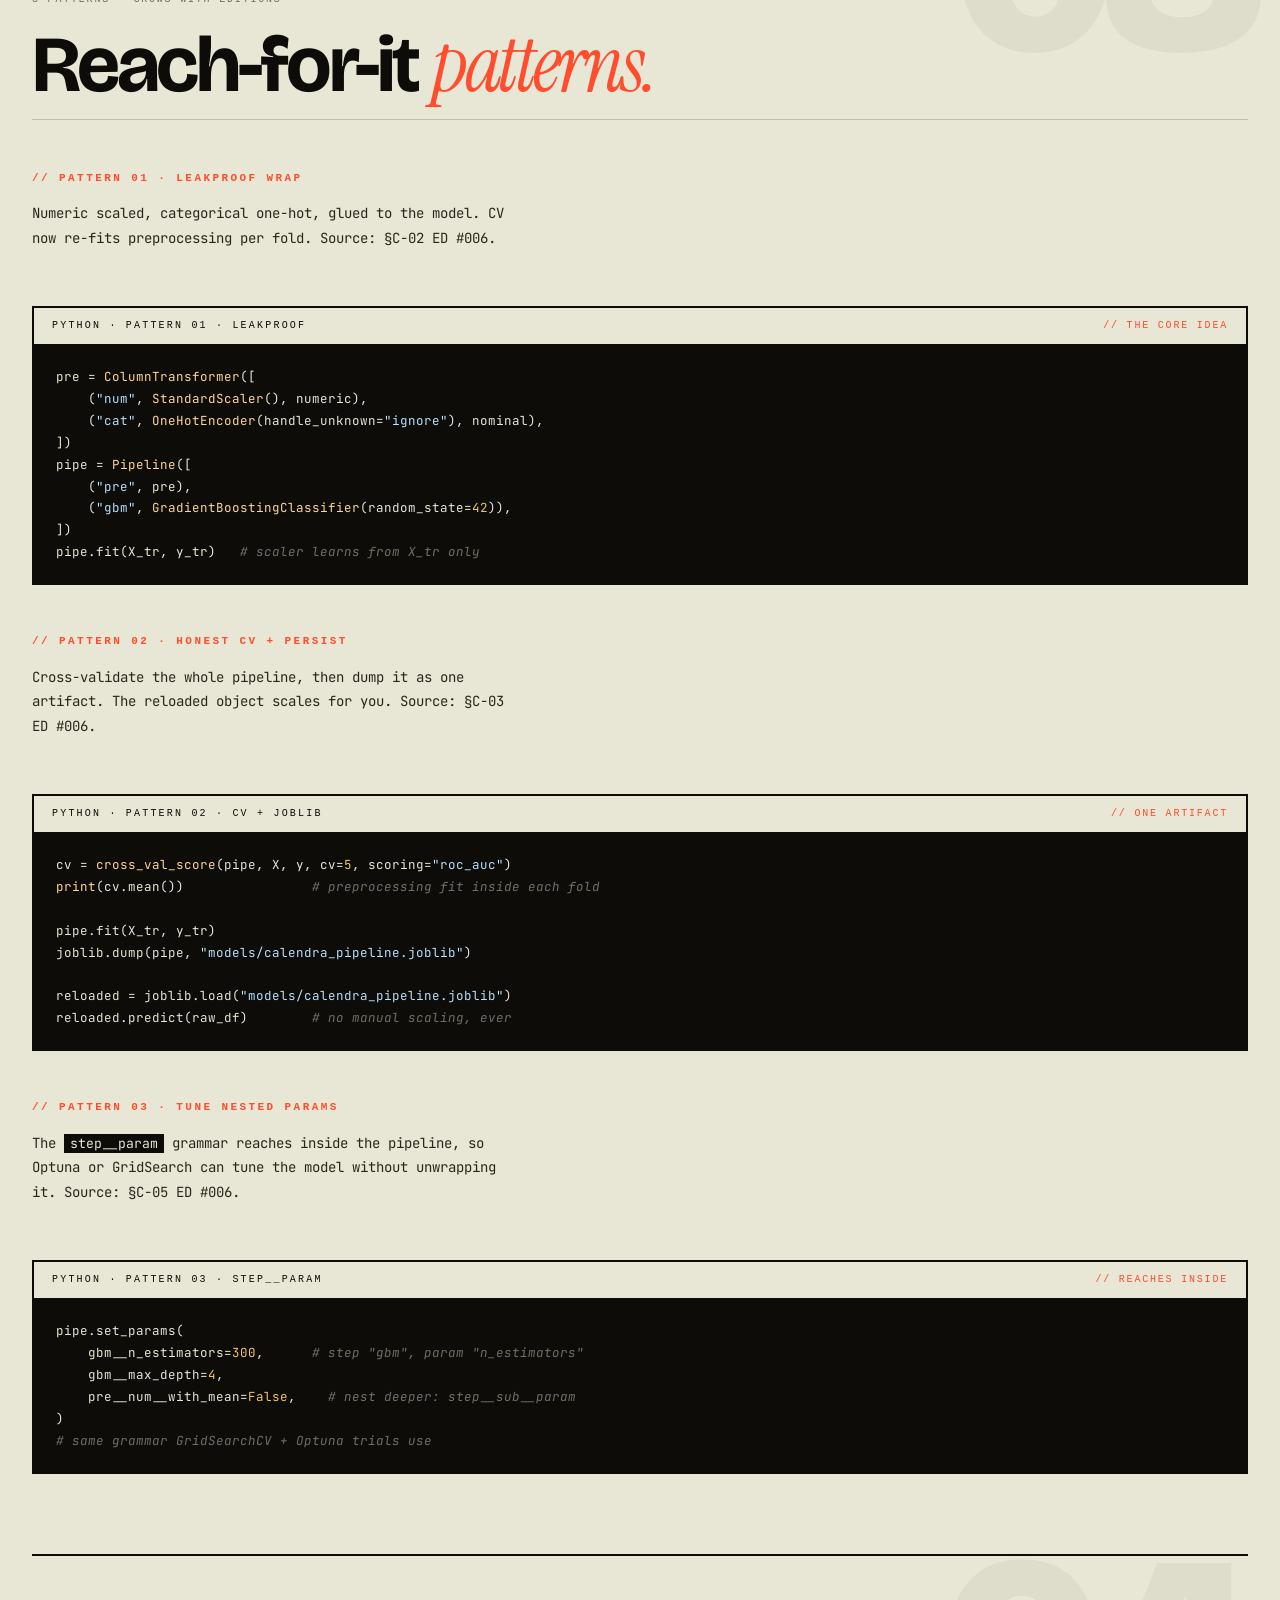
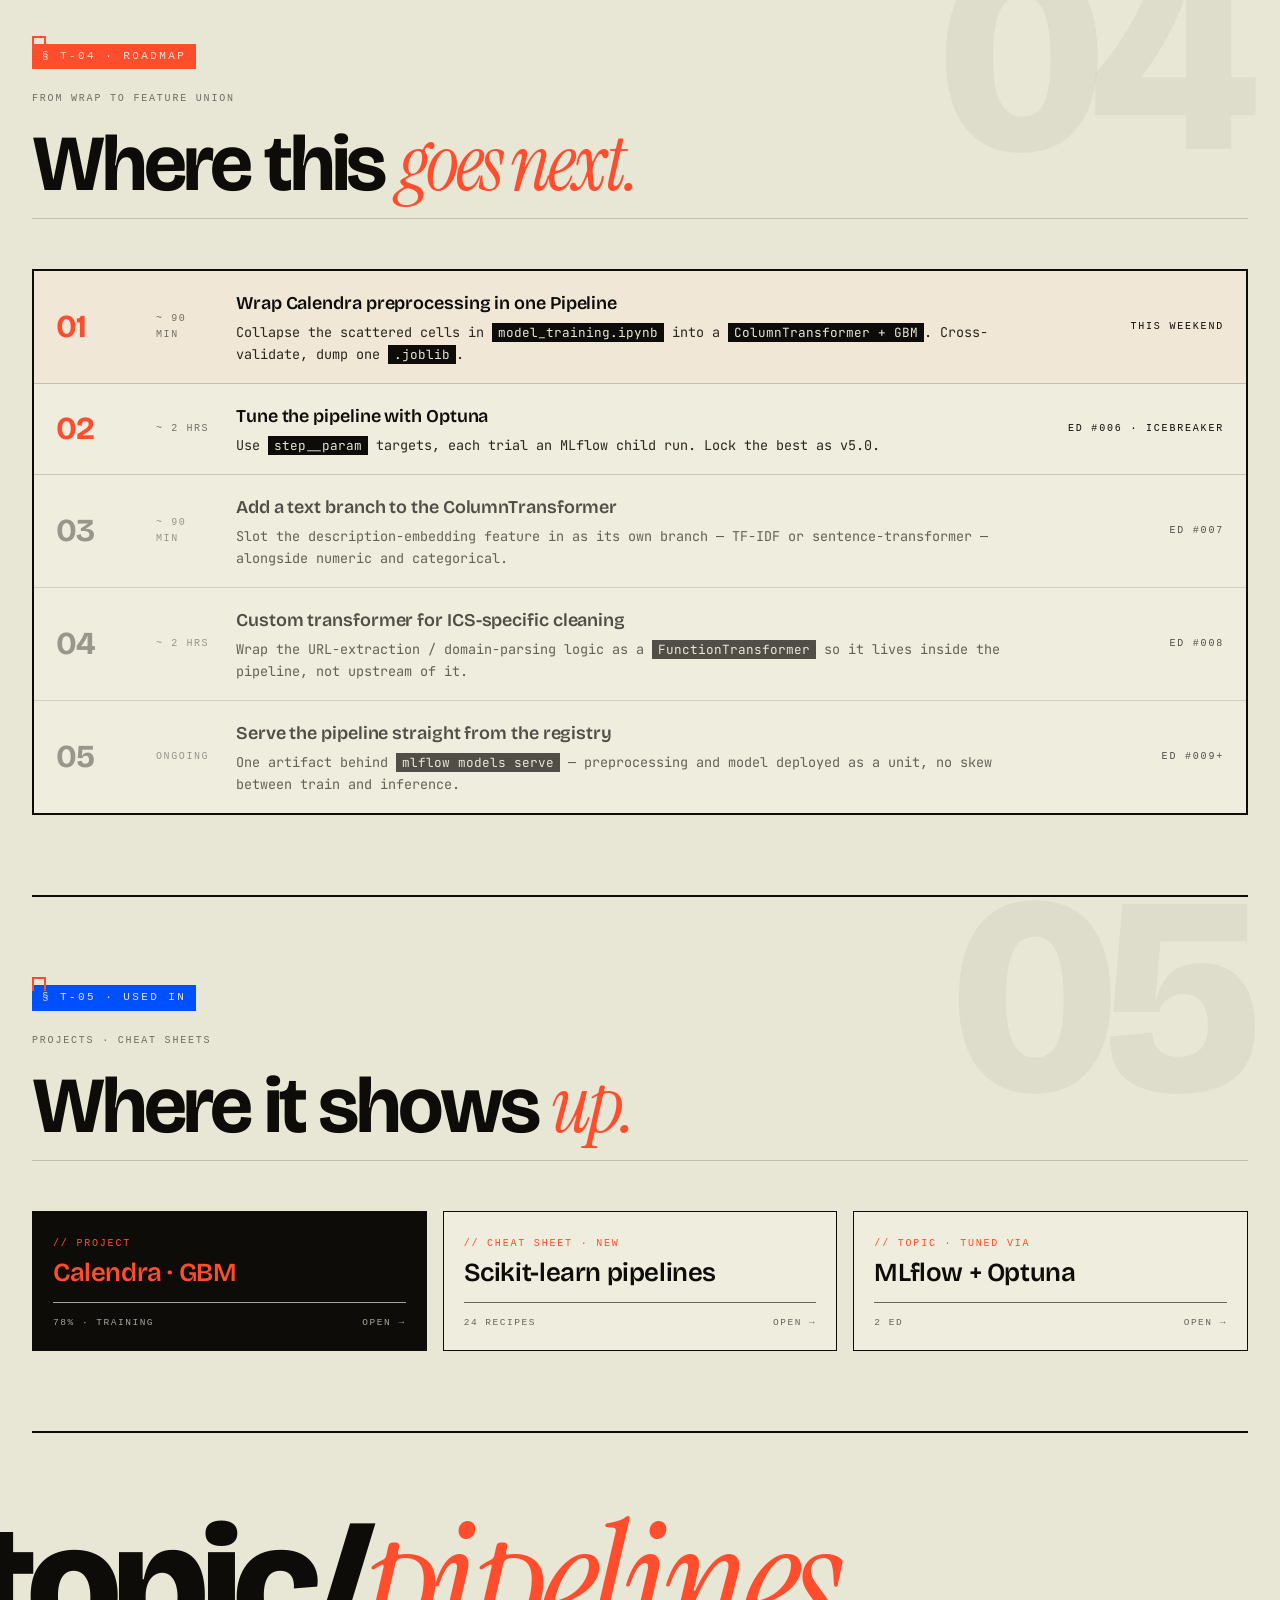
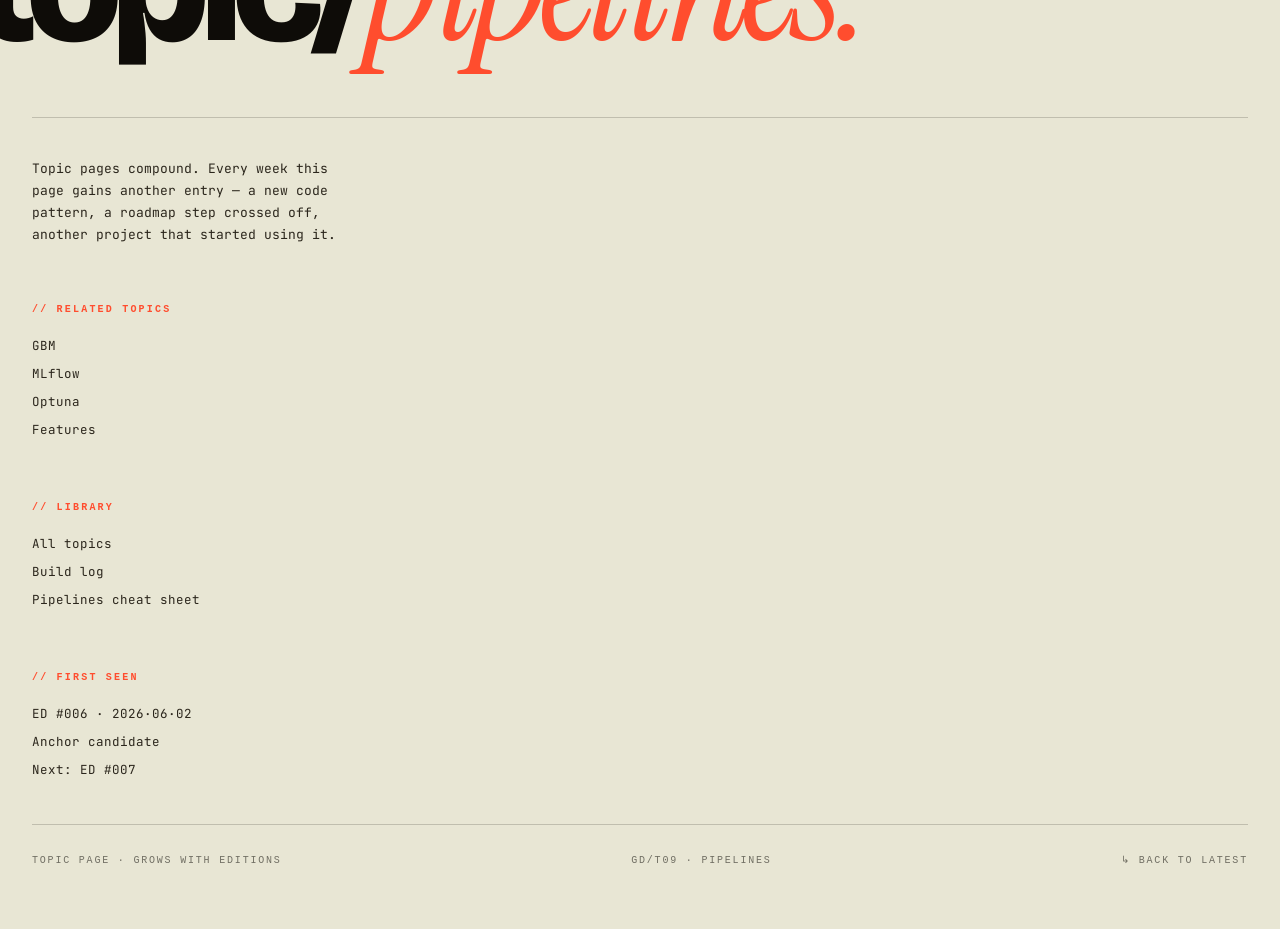
<file: topics/pipelines.html>
<!DOCTYPE html>
<html lang="en">
<head>
  <meta charset="UTF-8">
  <meta name="viewport" content="width=device-width, initial-scale=1.0">
  <title>Pipelines — Topic // Gradient Descent</title>
  <link rel="preconnect" href="https://fonts.googleapis.com">
  <link rel="preconnect" href="https://fonts.gstatic.com" crossorigin>
  <link href="https://fonts.googleapis.com/css2?family=Bricolage+Grotesque:opsz,wght@12..96,400..800&family=JetBrains+Mono:wght@400;500;700&family=Departure+Mono&family=Instrument+Serif:ital@0;1&display=swap" rel="stylesheet">
  <link rel="stylesheet" href="../system.css">
  <style>
    .topic-hero { padding: 70px 0 60px; border-bottom: 2px solid var(--ink); }
    .topic-hero .crumbs { margin-bottom: 32px; }
    .topic-hero .id {
      display: inline-block; font-family: var(--depmono); font-size: 11px;
      letter-spacing: 0.22em; text-transform: uppercase; padding: 4px 10px;
      background: var(--hot); color: var(--paper); margin-bottom: 24px;
    }
    .topic-hero h1 {
      font-family: var(--display); font-weight: 800;
      font-size: clamp(80px, 12vw, 200px);
      line-height: 0.85; letter-spacing: -0.05em; margin-bottom: 32px;
    }
    .topic-hero h1 em { font-family: var(--serif); font-style: italic; font-weight: 300; color: var(--hot); }
    .topic-hero .deck {
      font-family: var(--mono); font-size: 17px; line-height: 1.55;
      color: var(--ink-2); max-width: 70ch; margin-bottom: 36px;
    }
    .topic-hero .deck strong { color: var(--ink); font-weight: 500; }
    .topic-hero .deck em { font-family: var(--serif); font-style: italic; color: var(--ink); }

    .ed-timeline { display: grid; grid-template-columns: 100px 1fr 200px; gap: 0; border: 2px solid var(--ink); background: var(--paper-3); }
    .ed-timeline-row { display: contents; }
    .ed-timeline-row > * { padding: 20px 22px; border-top: 1px solid var(--line); }
    .ed-timeline-row.h > * {
      background: var(--ink); color: var(--paper); border-top: 0;
      font-family: var(--depmono); font-size: 10px; letter-spacing: 0.2em;
      text-transform: uppercase; padding: 10px 22px;
    }
    .ed-num { font-family: var(--display); font-weight: 800; font-size: 38px; letter-spacing: -0.025em; line-height: 1; color: var(--ink); }
    .ed-num.current { color: var(--hot); }
    .ed-where { font-family: var(--mono); font-size: 13.5px; line-height: 1.55; color: var(--ink-2); }
    .ed-where .ttl { font-family: var(--display); font-weight: 600; font-size: 18px; letter-spacing: -0.01em; color: var(--ink); display: block; margin-bottom: 4px; }
    .ed-where .ttl em { font-family: var(--serif); font-style: italic; font-weight: 300; }
    .ed-meta { font-family: var(--depmono); font-size: 10px; letter-spacing: 0.18em; text-transform: uppercase; color: var(--dim); text-align: right; }
    .ed-meta .pill { display: inline-block; padding: 3px 8px; border: 1px solid var(--ink); color: var(--ink); margin-bottom: 6px; }
    .ed-meta .pill.hot { background: var(--hot); color: var(--paper); border-color: var(--hot); }

    .related-row { display: flex; gap: 8px; flex-wrap: wrap; align-items: center; margin-top: 16px; }
    .related-row .label { font-family: var(--depmono); font-size: 10px; letter-spacing: 0.2em; color: var(--dim); text-transform: uppercase; margin-right: 6px; }

    .roadmap { border: 2px solid var(--ink); background: var(--paper-3); }
    .roadmap-row { display: grid; grid-template-columns: 80px 60px 1fr 160px; gap: 20px; padding: 18px 22px; border-bottom: 1px solid var(--line); align-items: center; }
    .roadmap-row:last-child { border-bottom: 0; }
    .roadmap-row .step { font-family: var(--display); font-weight: 700; font-size: 32px; letter-spacing: -0.025em; line-height: 1; color: var(--hot); }
    .roadmap-row .dur { font-family: var(--depmono); font-size: 10px; letter-spacing: 0.16em; color: var(--dim); text-transform: uppercase; }
    .roadmap-row .desc { font-family: var(--mono); font-size: 13.5px; line-height: 1.6; color: var(--ink-2); }
    .roadmap-row .desc strong { font-family: var(--display); font-weight: 600; font-size: 18px; letter-spacing: -0.005em; color: var(--ink); display: block; margin-bottom: 4px; }
    .roadmap-row .when { font-family: var(--depmono); font-size: 10px; letter-spacing: 0.18em; text-transform: uppercase; color: var(--ink); text-align: right; }
    .roadmap-row.done .step { color: var(--green); }
    .roadmap-row.done .desc strong { text-decoration: line-through; opacity: 0.6; }
    .roadmap-row.current { background: rgba(255,77,46,0.04); }
    .roadmap-row.future { opacity: 0.7; }
    .roadmap-row.future .step { color: var(--dim); }

    @media (max-width: 720px) {
      .topic-hero { padding: 36px 0 40px; }
      .topic-hero h1 { font-size: clamp(48px, 16vw, 88px); margin-bottom: 22px; line-height: 0.88; }
      .topic-hero .id { font-size: 10px; padding: 3px 8px; margin-bottom: 18px; }
      .topic-hero .deck { font-size: 14px; line-height: 1.55; margin-bottom: 26px; }
      .related-row { gap: 6px; margin-top: 12px; }
      .ed-timeline { grid-template-columns: 1fr; }
      .ed-timeline-row.h { display: none; }
      .ed-timeline-row > * { padding: 16px 18px; border-top: 1px solid var(--line); }
      .ed-timeline-row > div:first-child { border-top: 1.5px solid var(--ink); background: var(--ink); color: var(--paper); display: flex; align-items: center; justify-content: space-between; padding: 12px 18px; }
      .ed-timeline-row > div:first-child .ed-num { font-size: 24px; }
      .ed-where { font-size: 12.5px; line-height: 1.6; }
      .ed-where .ttl { font-size: 16px; margin-bottom: 6px; }
      .ed-meta { text-align: left; font-size: 9px; }
      .roadmap-row { grid-template-columns: 50px 1fr; grid-template-areas: "step desc" ".    meta"; gap: 4px 14px; padding: 16px 18px; }
      .roadmap-row .step { grid-area: step; font-size: 24px; align-self: start; }
      .roadmap-row .desc { grid-area: desc; font-size: 12.5px; }
      .roadmap-row .desc strong { font-size: 15px; }
      .roadmap-row .dur, .roadmap-row .when { grid-area: meta; display: inline; text-align: left; font-size: 9px; }
      .roadmap-row .when::before { content: " · "; }
    }
  </style>
</head>
<body>

  <nav class="top">
    <div class="nav-inner">
      <div class="nav-brand">
        <span class="hash">GD-T09</span>
        <a href="../index.html">GRADIENT/DESCENT</a>
      </div>
      <div class="nav-links">
        <a href="../index.html#latest">latest</a>
        <a href="../projects/index.html">build-log</a>
        <a href="index.html" class="active">topic-graph</a>
        <a href="../cheatsheets/index.html">cheatsheets</a>
        <a href="../whats-new.html">what's new</a>
        <a href="../index.html#archive">archive</a>
      </div>
      <div class="nav-meta">
        <span>// TOPIC</span>
        <span style="color: var(--ink);">Pipelines</span>
      </div>
    </div>
  </nav>

  <main class="canvas">

    <!-- HERO -->
    <section class="topic-hero">
      <div class="crumbs">
        <a href="../index.html">gradient/descent</a>
        <span class="sep">/</span>
        <a href="index.html">topics</a>
        <span class="sep">/</span>
        <span>pipelines</span>
      </div>

      <span class="id">§ TOPIC · NEW THIS WEEK</span>

      <h1>Pipelines<em>.</em></h1>

      <p class="deck">The single object that bundles preprocessing and model so leakage becomes <em>impossible by construction</em>. <code class="inline">ColumnTransformer</code> routes each column to the right treatment; <code class="inline">Pipeline</code> chains it to the estimator; <code class="inline">joblib</code> ships the whole thing as one artifact. Introduced this edition as the way Calendra's scattered preprocessing finally becomes <strong>one fittable, deployable unit.</strong></p>

      <div class="kpi-row">
        <div class="kpi">
          <div class="lbl">// EDITIONS TOUCHED</div>
          <div class="v">1<em>/6</em></div>
          <div class="delta">NEW · ED #006</div>
        </div>
        <div class="kpi">
          <div class="lbl">// CODE SAMPLES</div>
          <div class="v">3</div>
          <div class="delta">leakproof · build · tune</div>
        </div>
        <div class="kpi">
          <div class="lbl">// RELATED TOPICS</div>
          <div class="v">4</div>
          <div class="delta">GBM · MLflow · Optuna · Features</div>
        </div>
        <div class="kpi">
          <div class="lbl">// PROJECTS USING</div>
          <div class="v">1</div>
          <div class="delta">Calendra · GBM</div>
        </div>
        <div class="kpi">
          <div class="lbl">// CHEAT SHEETS</div>
          <div class="v">1</div>
          <div class="delta">sklearn-pipelines</div>
        </div>
      </div>

      <div class="related-row">
        <span class="label">// RELATED:</span>
        <a class="topic-chip" href="index.html">GBM</a>
        <a class="topic-chip" href="mlflow.html">MLflow</a>
        <a class="topic-chip" href="mlflow.html">Optuna</a>
        <a class="topic-chip" href="index.html">Features</a>
        <a class="topic-chip" href="index.html">Leakage</a>
      </div>
    </section>

    <!-- ============== WHY IT MATTERS ============== -->
    <section class="secblock body">
      <span class="cmark"></span><span class="cmark tr"></span>
      <div class="secblock-num-display">01</div>

      <div class="secblock-head">
        <div class="secblock-meta">
          <span class="id ink">§ T-01 · WHY IT MATTERS</span>
          <div class="ref">CORE THESIS · CALENDRA CONTEXT</div>
        </div>
        <h2>Leakage isn't a bug you fix — it's one you <em>design out.</em></h2>
      </div>

      <div class="twocol">
        <div>
          <p>The most common silent failure in an ML notebook: you scale or impute on the <em>whole</em> dataset, then split. Now the test fold has seen the training set's mean and variance. Cross-validation scores come back beautiful — and lie. The model looks better than it will ever be in production.</p>
          <p>A <code class="inline">Pipeline</code> makes this structurally impossible. It chains every preprocessing step to the estimator into one object. When CV re-fits it on each fold, the scaler learns from <em>that fold's training rows only</em>. You stop relying on remembering to split first. The architecture remembers for you.</p>
          <p><strong>ColumnTransformer</strong> is the routing layer: numeric columns to <code class="inline">StandardScaler</code>, categorical to <code class="inline">OneHotEncoder(handle_unknown="ignore")</code>, text to a vectorizer — each branch fit independently, outputs concatenated.</p>
        </div>

        <div>
          <p>The deployment payoff is just as large:</p>
          <ul style="list-style:none; padding:0; font-family:var(--mono); font-size:13.5px; line-height:1.85; color:var(--ink-2); margin-bottom:20px;">
            <li><code class="inline">pipe.fit(X, y)</code> — preprocessing + model, one call</li>
            <li><code class="inline">joblib.dump(pipe, ...)</code> — scaler travels with model</li>
            <li><code class="inline">pipe.predict(raw_df)</code> — no manual scaling, ever</li>
            <li><code class="inline">gbm__max_depth</code> — tune nested params by name</li>
            <li><code class="inline">handle_unknown="ignore"</code> — unseen TLD won't crash</li>
          </ul>

          <div class="callout">
            <span class="lbl">// THE BEHAVIORAL UNLOCK</span>
            Once preprocessing lives <strong>inside</strong> the estimator, the gap between "works in the notebook" and "works at the FastAPI endpoint" disappears. One artifact does both.
          </div>
        </div>
      </div>
    </section>

    <!-- ============== APPEARANCES ============== -->
    <section class="secblock">
      <span class="cmark"></span><span class="cmark tr"></span>
      <div class="secblock-num-display">02</div>

      <div class="secblock-head">
        <div class="secblock-meta">
          <span class="id">§ T-02 · APPEARANCES</span>
          <div class="ref">ACROSS 6 EDITIONS</div>
        </div>
        <h2>Where this topic <em>has lived.</em></h2>
      </div>

      <div class="ed-timeline">
        <div class="ed-timeline-row h">
          <span>edition</span><span>section · why it appeared</span><span>tag</span>
        </div>

        <div class="ed-timeline-row">
          <div><span class="ed-num current">006</span><div style="font-family:var(--depmono); font-size:9.5px; letter-spacing:0.16em; color:var(--hot); margin-top:6px; text-transform:uppercase;">2026·06·02</div></div>
          <div class="ed-where">
            <span class="ttl">§C-02 · Concept → Code <em>— one object, zero leakage</em></span>
            Introduced as the structural fix for data leakage and the path to a single deployable artifact. <code class="inline">ColumnTransformer + Pipeline</code>, fit per fold. Carried into §C-03 BUILD (package Calendra) and §C-05 (Optuna tunes the pipeline).
            <div class="related-row">
              <span class="label">also in:</span>
              <span class="dm-tag">§C-03 BUILD</span>
              <span class="dm-tag">§C-05 ICEBREAKER</span>
              <span class="dm-tag">§C-01 SIGNAL · sklearn 1.8</span>
            </div>
          </div>
          <div class="ed-meta"><span class="pill hot">CURRENT</span><div>// NEW</div></div>
        </div>

        <div class="ed-timeline-row">
          <div><span class="ed-num">005</span><div style="font-family:var(--depmono); font-size:9.5px; letter-spacing:0.16em; color:var(--dim); margin-top:6px; text-transform:uppercase;">2026·05·27</div></div>
          <div class="ed-where">
            <span class="ttl">— · adjacent</span>
            Ultraviolet set up MLflow and feature A/B testing — the natural host for Pipelines, but the pipeline abstraction itself wasn't formalized yet.
          </div>
          <div class="ed-meta"><span class="pill">ADJACENT</span></div>
        </div>

        <div class="ed-timeline-row">
          <div><span class="ed-num">004</span><div style="font-family:var(--depmono); font-size:9.5px; letter-spacing:0.16em; color:var(--dim); margin-top:6px; text-transform:uppercase;">2026·04·22</div></div>
          <div class="ed-where">
            <span class="ttl">— · not covered</span>
            Feature Forensics dealt in features one at a time. Wrapping them in a ColumnTransformer was the obvious next move, deferred.
          </div>
          <div class="ed-meta"><span class="pill">NEXT-UP</span></div>
        </div>

        <div class="ed-timeline-row">
          <div><span class="ed-num">001–003</span><div style="font-family:var(--depmono); font-size:9.5px; letter-spacing:0.16em; color:var(--dim); margin-top:6px; text-transform:uppercase;">2026·03–04</div></div>
          <div class="ed-where">
            <span class="ttl">— · pre</span>
            Early editions established the GBM, SHAP, and the trace layer. Preprocessing lived in loose cells throughout.
          </div>
          <div class="ed-meta"><span class="pill">PRE</span></div>
        </div>
      </div>
    </section>

    <!-- ============== CODE ARCHIVE ============== -->
    <section class="secblock">
      <span class="cmark"></span><span class="cmark tr"></span>
      <div class="secblock-num-display">03</div>

      <div class="secblock-head">
        <div class="secblock-meta">
          <span class="id blue">§ T-03 · CODE ARCHIVE</span>
          <div class="ref">3 PATTERNS · GROWS WITH EDITIONS</div>
        </div>
        <h2>Reach-for-it <em>patterns.</em></h2>
      </div>

      <div class="twocol">
        <div>
          <h4 class="prose" style="font-family:var(--depmono); font-size:11px; letter-spacing:0.22em; color:var(--hot); margin-bottom:14px; text-transform:uppercase;">// PATTERN 01 · LEAKPROOF WRAP</h4>
          <p style="font-family:var(--mono); font-size:14px; line-height:1.75; color:var(--ink-2); max-width:60ch;">Numeric scaled, categorical one-hot, glued to the model. CV now re-fits preprocessing per fold. Source: <a href="../index.html#concept">§C-02 ED #006</a>.</p>
        </div>
        <div class="code">
          <div class="code-head">
            <span class="lang">python · pattern 01 · leakproof</span>
            <span class="id">// THE CORE IDEA</span>
          </div>
<pre>pre = <span class="f">ColumnTransformer</span>([
    (<span class="s">"num"</span>, <span class="f">StandardScaler</span>(), numeric),
    (<span class="s">"cat"</span>, <span class="f">OneHotEncoder</span>(handle_unknown=<span class="s">"ignore"</span>), nominal),
])
pipe = <span class="f">Pipeline</span>([
    (<span class="s">"pre"</span>, pre),
    (<span class="s">"gbm"</span>, <span class="f">GradientBoostingClassifier</span>(random_state=<span class="n">42</span>)),
])
pipe.fit(X_tr, y_tr)   <span class="c"># scaler learns from X_tr only</span></pre>
        </div>
      </div>

      <div class="twocol" style="margin-top:48px;">
        <div>
          <h4 class="prose" style="font-family:var(--depmono); font-size:11px; letter-spacing:0.22em; color:var(--hot); margin-bottom:14px; text-transform:uppercase;">// PATTERN 02 · HONEST CV + PERSIST</h4>
          <p style="font-family:var(--mono); font-size:14px; line-height:1.75; color:var(--ink-2); max-width:60ch;">Cross-validate the whole pipeline, then dump it as one artifact. The reloaded object scales for you. Source: <a href="../index.html#build">§C-03 ED #006</a>.</p>
        </div>
        <div class="code">
          <div class="code-head">
            <span class="lang">python · pattern 02 · cv + joblib</span>
            <span class="id">// ONE ARTIFACT</span>
          </div>
<pre>cv = <span class="f">cross_val_score</span>(pipe, X, y, cv=<span class="n">5</span>, scoring=<span class="s">"roc_auc"</span>)
<span class="f">print</span>(cv.mean())                <span class="c"># preprocessing fit inside each fold</span>

pipe.fit(X_tr, y_tr)
joblib.dump(pipe, <span class="s">"models/calendra_pipeline.joblib"</span>)

reloaded = joblib.load(<span class="s">"models/calendra_pipeline.joblib"</span>)
reloaded.predict(raw_df)        <span class="c"># no manual scaling, ever</span></pre>
        </div>
      </div>

      <div class="twocol" style="margin-top:48px;">
        <div>
          <h4 class="prose" style="font-family:var(--depmono); font-size:11px; letter-spacing:0.22em; color:var(--hot); margin-bottom:14px; text-transform:uppercase;">// PATTERN 03 · TUNE NESTED PARAMS</h4>
          <p style="font-family:var(--mono); font-size:14px; line-height:1.75; color:var(--ink-2); max-width:60ch;">The <code class="inline">step__param</code> grammar reaches inside the pipeline, so Optuna or GridSearch can tune the model without unwrapping it. Source: <a href="../index.html#icebreaker">§C-05 ED #006</a>.</p>
        </div>
        <div class="code">
          <div class="code-head">
            <span class="lang">python · pattern 03 · step__param</span>
            <span class="id">// REACHES INSIDE</span>
          </div>
<pre>pipe.set_params(
    gbm__n_estimators=<span class="n">300</span>,      <span class="c"># step "gbm", param "n_estimators"</span>
    gbm__max_depth=<span class="n">4</span>,
    pre__num__with_mean=<span class="n">False</span>,    <span class="c"># nest deeper: step__sub__param</span>
)
<span class="c"># same grammar GridSearchCV + Optuna trials use</span></pre>
        </div>
      </div>
    </section>

    <!-- ============== ROADMAP ============== -->
    <section class="secblock">
      <span class="cmark"></span><span class="cmark tr"></span>
      <div class="secblock-num-display">04</div>

      <div class="secblock-head">
        <div class="secblock-meta">
          <span class="id">§ T-04 · ROADMAP</span>
          <div class="ref">FROM WRAP TO FEATURE UNION</div>
        </div>
        <h2>Where this <em>goes next.</em></h2>
      </div>

      <div class="roadmap">
        <div class="roadmap-row current">
          <div class="step">01</div>
          <div class="dur">~ 90 MIN</div>
          <div class="desc">
            <strong>Wrap Calendra preprocessing in one Pipeline</strong>
            Collapse the scattered cells in <code class="inline">model_training.ipynb</code> into a <code class="inline">ColumnTransformer + GBM</code>. Cross-validate, dump one <code class="inline">.joblib</code>.
          </div>
          <div class="when">THIS WEEKEND</div>
        </div>

        <div class="roadmap-row">
          <div class="step">02</div>
          <div class="dur">~ 2 HRS</div>
          <div class="desc">
            <strong>Tune the pipeline with Optuna</strong>
            Use <code class="inline">step__param</code> targets, each trial an MLflow child run. Lock the best as v5.0.
          </div>
          <div class="when">ED #006 · ICEBREAKER</div>
        </div>

        <div class="roadmap-row future">
          <div class="step">03</div>
          <div class="dur">~ 90 MIN</div>
          <div class="desc">
            <strong>Add a text branch to the ColumnTransformer</strong>
            Slot the description-embedding feature in as its own branch — TF-IDF or sentence-transformer — alongside numeric and categorical.
          </div>
          <div class="when">ED #007</div>
        </div>

        <div class="roadmap-row future">
          <div class="step">04</div>
          <div class="dur">~ 2 HRS</div>
          <div class="desc">
            <strong>Custom transformer for ICS-specific cleaning</strong>
            Wrap the URL-extraction / domain-parsing logic as a <code class="inline">FunctionTransformer</code> so it lives inside the pipeline, not upstream of it.
          </div>
          <div class="when">ED #008</div>
        </div>

        <div class="roadmap-row future">
          <div class="step">05</div>
          <div class="dur">ONGOING</div>
          <div class="desc">
            <strong>Serve the pipeline straight from the registry</strong>
            One artifact behind <code class="inline">mlflow models serve</code> — preprocessing and model deployed as a unit, no skew between train and inference.
          </div>
          <div class="when">ED #009+</div>
        </div>
      </div>
    </section>

    <!-- ============== USED IN ============== -->
    <section class="secblock">
      <span class="cmark"></span><span class="cmark tr"></span>
      <div class="secblock-num-display">05</div>

      <div class="secblock-head">
        <div class="secblock-meta">
          <span class="id blue">§ T-05 · USED IN</span>
          <div class="ref">PROJECTS · CHEAT SHEETS</div>
        </div>
        <h2>Where it shows <em>up.</em></h2>
      </div>

      <div class="topic-grid" style="grid-template-columns: repeat(3, 1fr);">
        <a class="topic-cell current" href="../projects/calendra-gbm.html">
          <div class="num">// PROJECT</div>
          <h3>Calendra · GBM</h3>
          <div class="meta"><span>78% · TRAINING</span><span>OPEN →</span></div>
        </a>
        <a class="topic-cell" href="../cheatsheets/sklearn-pipelines.html">
          <div class="num">// CHEAT SHEET · NEW</div>
          <h3>Scikit-learn pipelines</h3>
          <div class="meta"><span>24 RECIPES</span><span>OPEN →</span></div>
        </a>
        <a class="topic-cell" href="mlflow.html">
          <div class="num">// TOPIC · TUNED VIA</div>
          <h3>MLflow + Optuna</h3>
          <div class="meta"><span>2 ED</span><span>OPEN →</span></div>
        </a>
      </div>
    </section>

    <!-- FOOTER -->
    <footer class="foot">
      <div class="foot-marquee">topic/<em>pipelines.</em></div>

      <div class="foot-grid">
        <div class="foot-brand">
          <p>Topic pages compound. Every week this page gains another entry — a new code pattern, a roadmap step crossed off, another project that started using it.</p>
        </div>
        <div class="foot-col">
          <h4>// Related topics</h4>
          <ul>
            <li><a href="index.html">GBM</a></li>
            <li><a href="mlflow.html">MLflow</a></li>
            <li><a href="mlflow.html">Optuna</a></li>
            <li><a href="index.html">Features</a></li>
          </ul>
        </div>
        <div class="foot-col">
          <h4>// Library</h4>
          <ul>
            <li><a href="index.html">All topics</a></li>
            <li><a href="../projects/index.html">Build log</a></li>
            <li><a href="../cheatsheets/sklearn-pipelines.html">Pipelines cheat sheet</a></li>
          </ul>
        </div>
        <div class="foot-col">
          <h4>// First seen</h4>
          <ul>
            <li>ED #006 · 2026·06·02</li>
            <li>Anchor candidate</li>
            <li>Next: ED #007</li>
          </ul>
        </div>
      </div>

      <div class="foot-bottom">
        <span>TOPIC PAGE · GROWS WITH EDITIONS</span>
        <span>GD/T09 · PIPELINES</span>
        <a href="../index.html">↳ BACK TO LATEST</a>
      </div>
    </footer>

  </main>

  <script>
    const obs = new IntersectionObserver(es => {
      es.forEach(e => { if (e.isIntersecting) e.target.classList.add('in'); });
    }, { threshold: 0.06 });
    document.querySelectorAll('.reveal').forEach(el => obs.observe(el));
  </script>
</body>
</html>
</file>
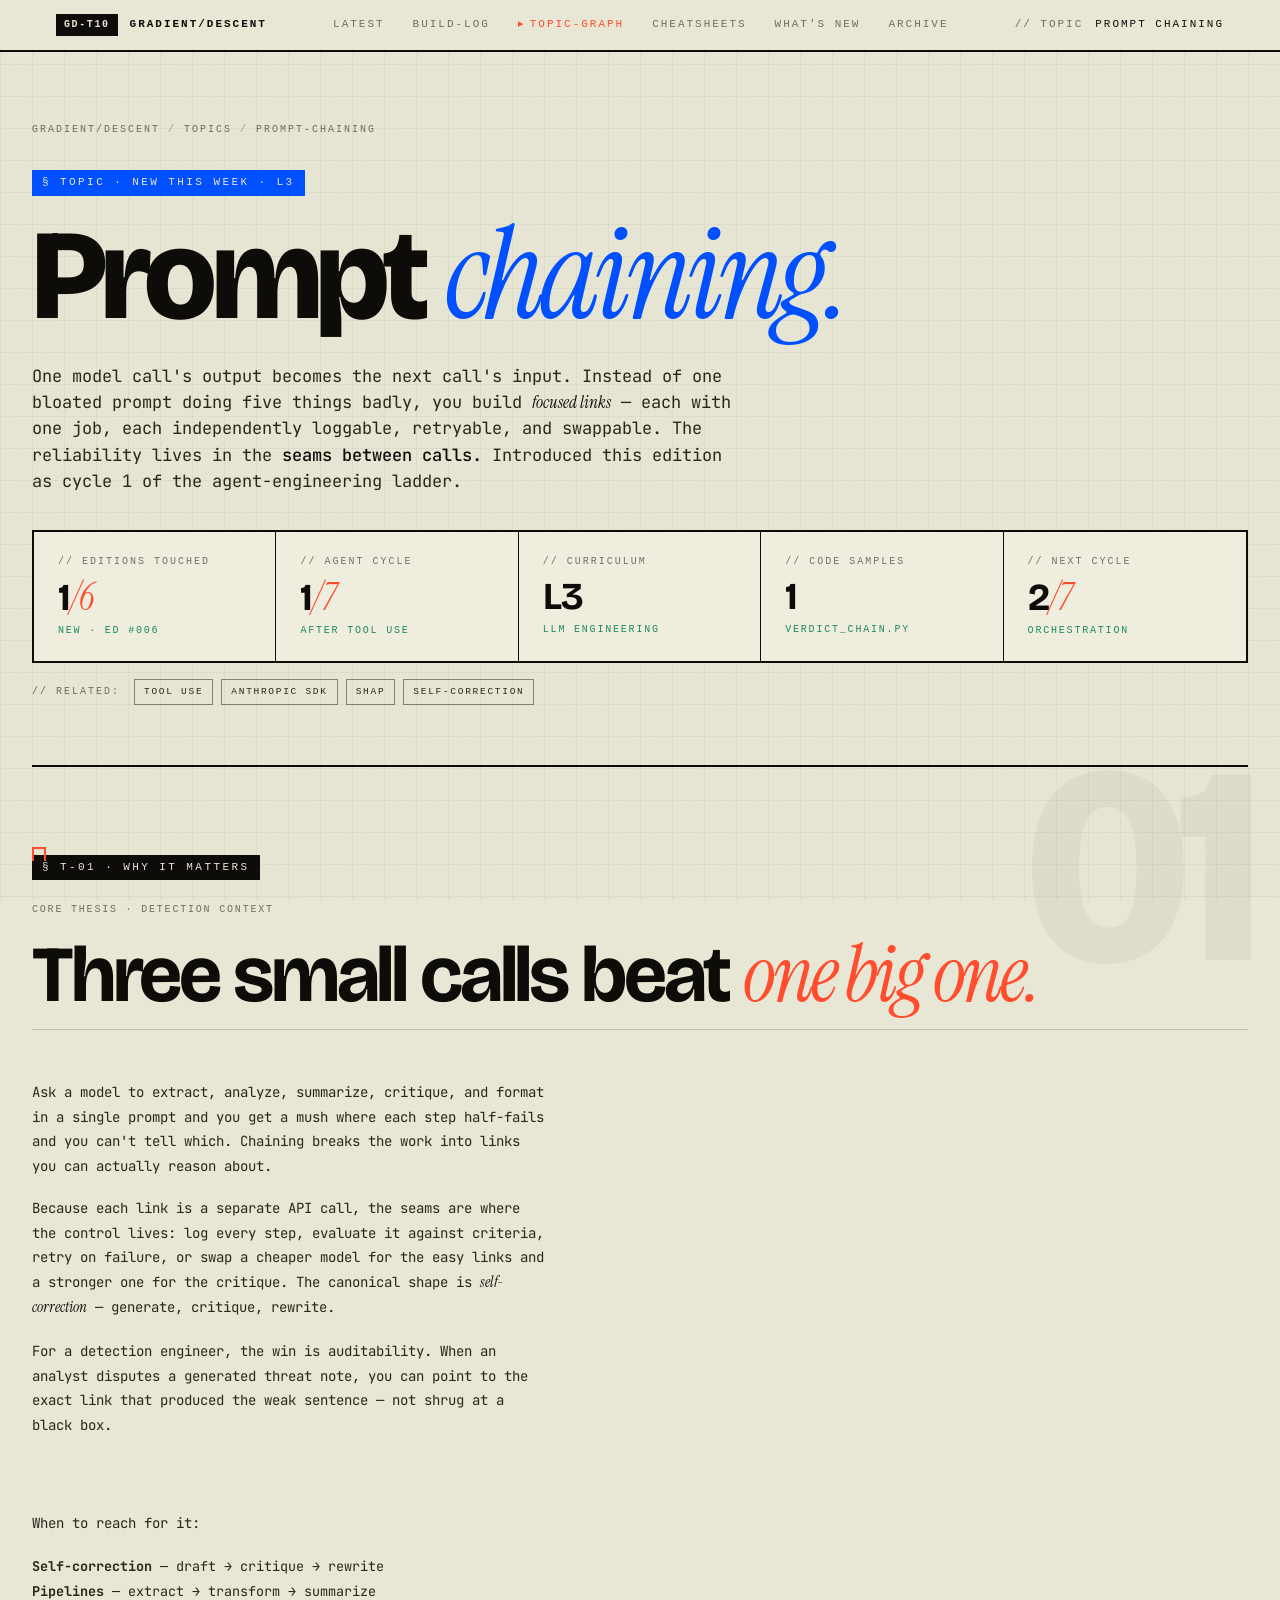
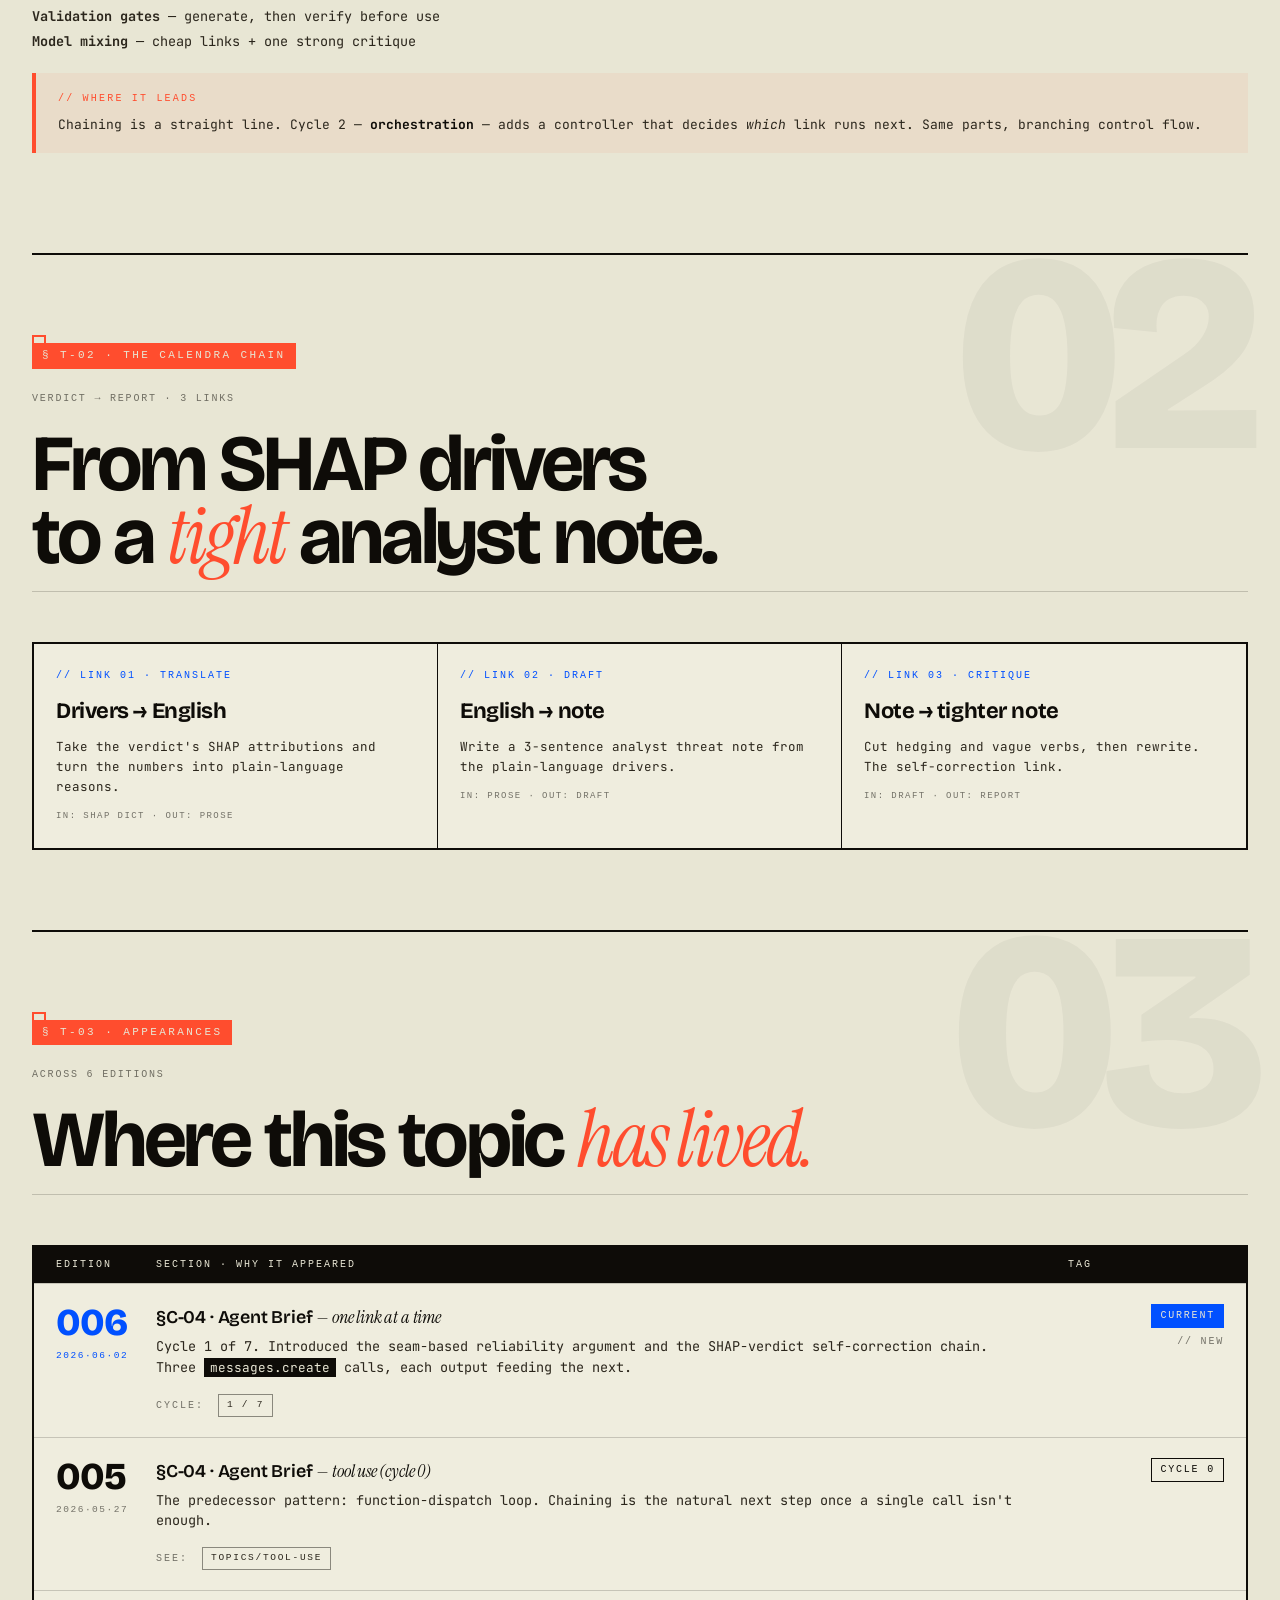
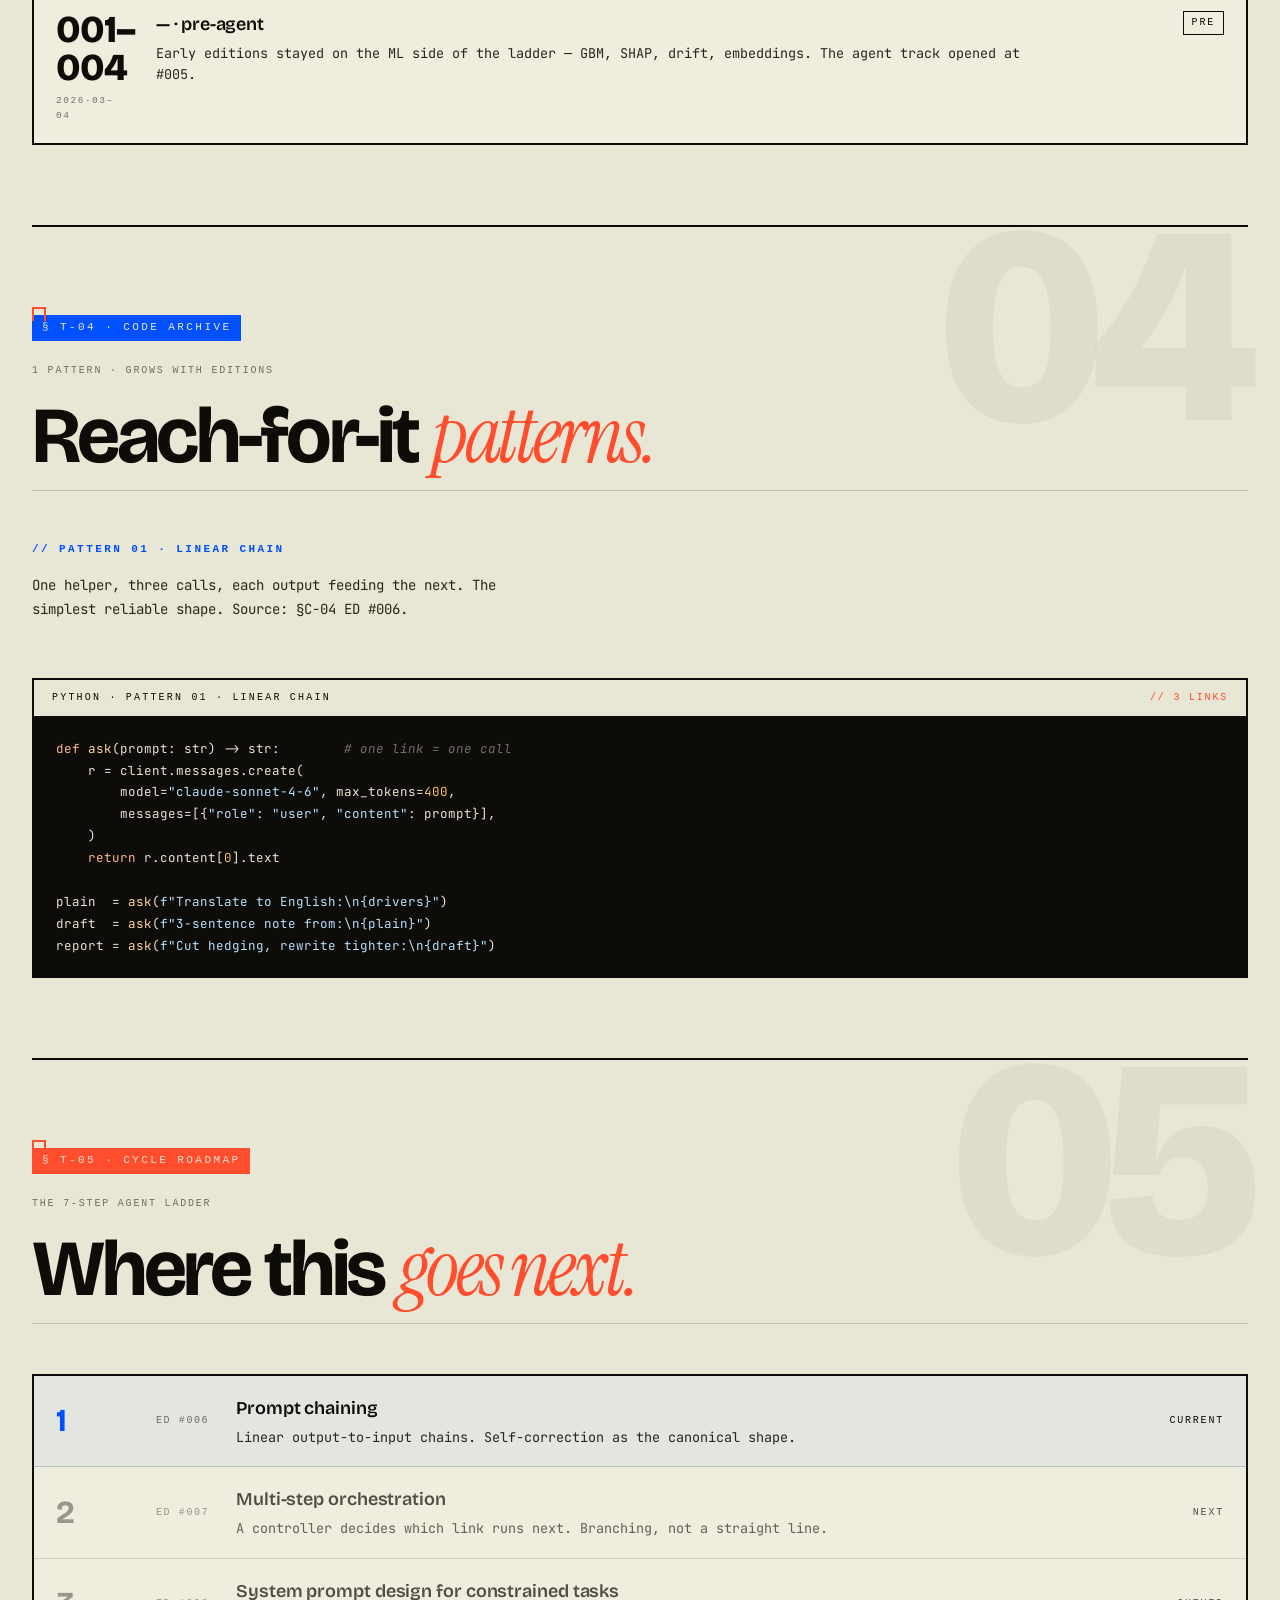
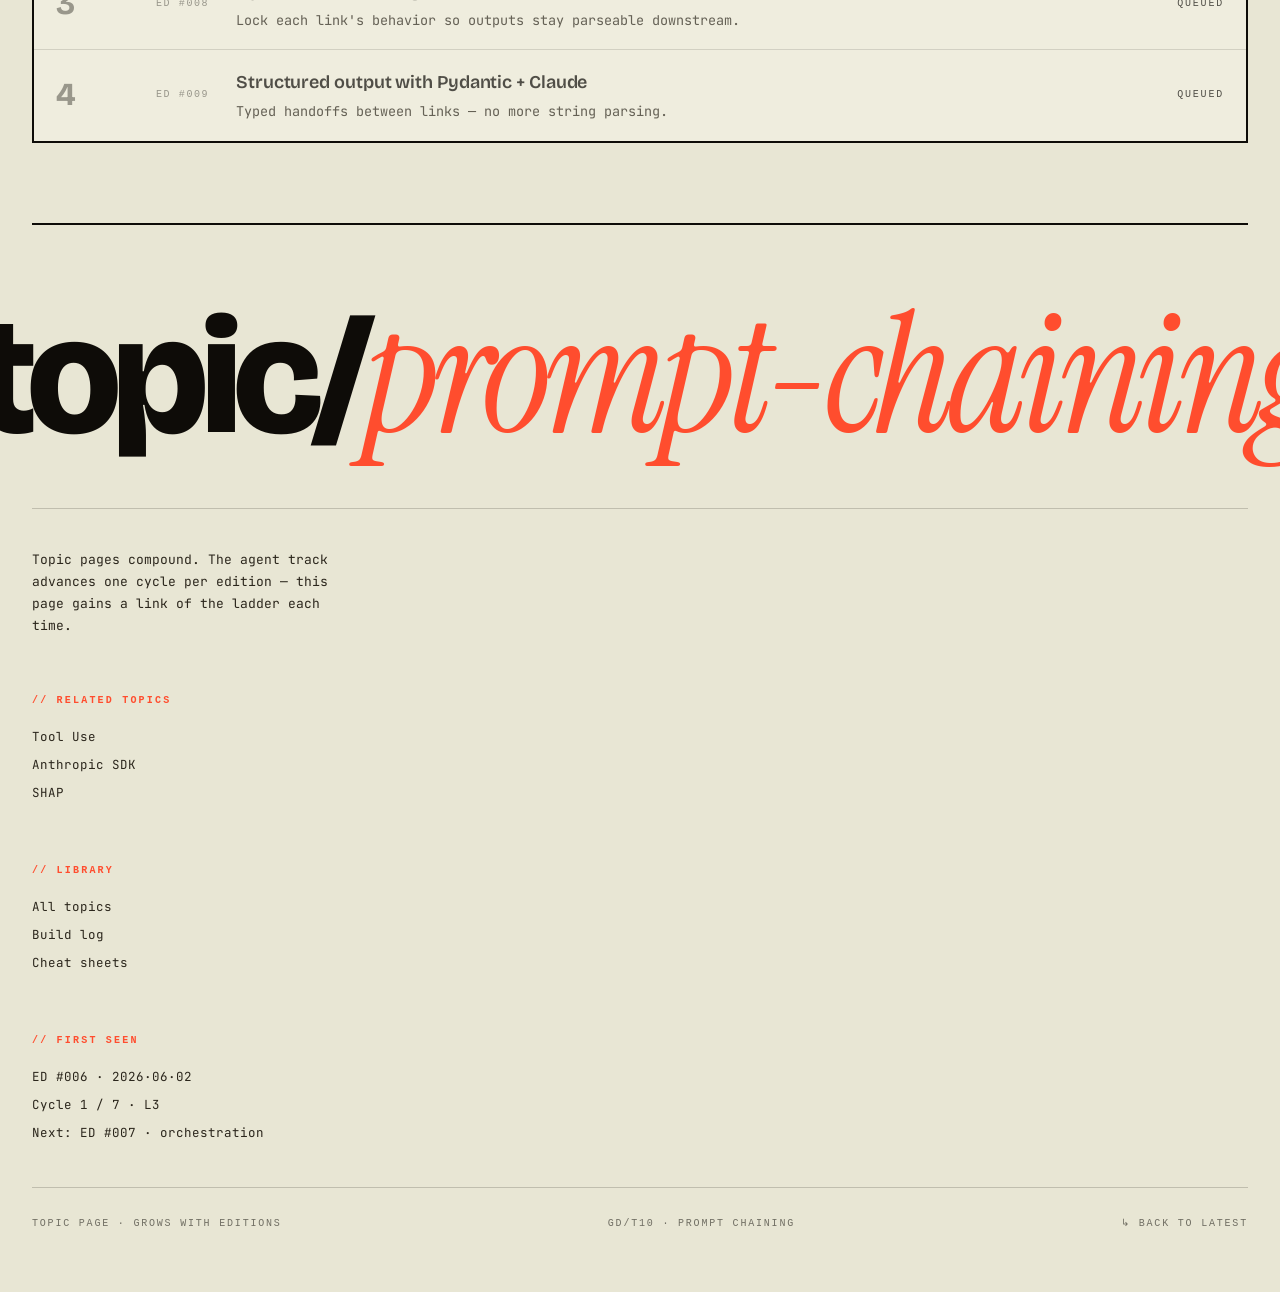
<file: topics/prompt-chaining.html>
<!DOCTYPE html>
<html lang="en">
<head>
  <meta charset="UTF-8">
  <meta name="viewport" content="width=device-width, initial-scale=1.0">
  <title>Prompt Chaining — Topic // Gradient Descent</title>
  <link rel="preconnect" href="https://fonts.googleapis.com">
  <link rel="preconnect" href="https://fonts.gstatic.com" crossorigin>
  <link href="https://fonts.googleapis.com/css2?family=Bricolage+Grotesque:opsz,wght@12..96,400..800&family=JetBrains+Mono:wght@400;500;700&family=Departure+Mono&family=Instrument+Serif:ital@0;1&display=swap" rel="stylesheet">
  <link rel="stylesheet" href="../system.css">
  <style>
    .topic-hero { padding: 70px 0 60px; border-bottom: 2px solid var(--ink); }
    .topic-hero .crumbs { margin-bottom: 32px; }
    .topic-hero .id {
      display: inline-block; font-family: var(--depmono); font-size: 11px;
      letter-spacing: 0.22em; text-transform: uppercase; padding: 4px 10px;
      background: var(--blue); color: var(--paper); margin-bottom: 24px;
    }
    .topic-hero h1 {
      font-family: var(--display); font-weight: 800;
      font-size: clamp(56px, 10vw, 168px);
      line-height: 0.86; letter-spacing: -0.045em; margin-bottom: 32px;
    }
    .topic-hero h1 em { font-family: var(--serif); font-style: italic; font-weight: 300; color: var(--blue); }
    .topic-hero .deck {
      font-family: var(--mono); font-size: 17px; line-height: 1.55;
      color: var(--ink-2); max-width: 70ch; margin-bottom: 36px;
    }
    .topic-hero .deck strong { color: var(--ink); font-weight: 500; }
    .topic-hero .deck em { font-family: var(--serif); font-style: italic; color: var(--ink); }

    .ed-timeline { display: grid; grid-template-columns: 100px 1fr 200px; gap: 0; border: 2px solid var(--ink); background: var(--paper-3); }
    .ed-timeline-row { display: contents; }
    .ed-timeline-row > * { padding: 20px 22px; border-top: 1px solid var(--line); }
    .ed-timeline-row.h > * {
      background: var(--ink); color: var(--paper); border-top: 0;
      font-family: var(--depmono); font-size: 10px; letter-spacing: 0.2em;
      text-transform: uppercase; padding: 10px 22px;
    }
    .ed-num { font-family: var(--display); font-weight: 800; font-size: 38px; letter-spacing: -0.025em; line-height: 1; color: var(--ink); }
    .ed-num.current { color: var(--blue); }
    .ed-where { font-family: var(--mono); font-size: 13.5px; line-height: 1.55; color: var(--ink-2); }
    .ed-where .ttl { font-family: var(--display); font-weight: 600; font-size: 18px; letter-spacing: -0.01em; color: var(--ink); display: block; margin-bottom: 4px; }
    .ed-where .ttl em { font-family: var(--serif); font-style: italic; font-weight: 300; }
    .ed-meta { font-family: var(--depmono); font-size: 10px; letter-spacing: 0.18em; text-transform: uppercase; color: var(--dim); text-align: right; }
    .ed-meta .pill { display: inline-block; padding: 3px 8px; border: 1px solid var(--ink); color: var(--ink); margin-bottom: 6px; }
    .ed-meta .pill.blue { background: var(--blue); color: var(--paper); border-color: var(--blue); }

    .related-row { display: flex; gap: 8px; flex-wrap: wrap; align-items: center; margin-top: 16px; }
    .related-row .label { font-family: var(--depmono); font-size: 10px; letter-spacing: 0.2em; color: var(--dim); text-transform: uppercase; margin-right: 6px; }

    /* chain diagram */
    .chain { border: 2px solid var(--ink); background: var(--paper-3); display: grid; grid-template-columns: repeat(3, 1fr) ; gap: 0; }
    .chain .link { padding: 24px 22px; border-right: 1.5px solid var(--ink); position: relative; }
    .chain .link:last-child { border-right: 0; }
    .chain .link .n { font-family: var(--depmono); font-size: 10px; letter-spacing: 0.2em; color: var(--blue); text-transform: uppercase; margin-bottom: 10px; }
    .chain .link h4 { font-family: var(--display); font-weight: 700; font-size: 22px; letter-spacing: -0.02em; margin-bottom: 8px; }
    .chain .link p { font-family: var(--mono); font-size: 12.5px; line-height: 1.6; color: var(--ink-2); }
    .chain .link .io { font-family: var(--depmono); font-size: 9px; letter-spacing: 0.16em; color: var(--dim); text-transform: uppercase; margin-top: 12px; }

    .roadmap { border: 2px solid var(--ink); background: var(--paper-3); }
    .roadmap-row { display: grid; grid-template-columns: 80px 60px 1fr 160px; gap: 20px; padding: 18px 22px; border-bottom: 1px solid var(--line); align-items: center; }
    .roadmap-row:last-child { border-bottom: 0; }
    .roadmap-row .step { font-family: var(--display); font-weight: 700; font-size: 32px; letter-spacing: -0.025em; line-height: 1; color: var(--blue); }
    .roadmap-row .dur { font-family: var(--depmono); font-size: 10px; letter-spacing: 0.16em; color: var(--dim); text-transform: uppercase; }
    .roadmap-row .desc { font-family: var(--mono); font-size: 13.5px; line-height: 1.6; color: var(--ink-2); }
    .roadmap-row .desc strong { font-family: var(--display); font-weight: 600; font-size: 18px; letter-spacing: -0.005em; color: var(--ink); display: block; margin-bottom: 4px; }
    .roadmap-row .when { font-family: var(--depmono); font-size: 10px; letter-spacing: 0.18em; text-transform: uppercase; color: var(--ink); text-align: right; }
    .roadmap-row.current { background: rgba(0,80,255,0.05); }
    .roadmap-row.future { opacity: 0.7; }
    .roadmap-row.future .step { color: var(--dim); }

    @media (max-width: 720px) {
      .topic-hero { padding: 36px 0 40px; }
      .topic-hero h1 { font-size: clamp(40px, 13vw, 72px); margin-bottom: 22px; line-height: 0.92; }
      .topic-hero .id { font-size: 10px; padding: 3px 8px; margin-bottom: 18px; }
      .topic-hero .deck { font-size: 14px; line-height: 1.55; margin-bottom: 26px; }
      .related-row { gap: 6px; margin-top: 12px; }
      .ed-timeline { grid-template-columns: 1fr; }
      .ed-timeline-row.h { display: none; }
      .ed-timeline-row > * { padding: 16px 18px; border-top: 1px solid var(--line); }
      .ed-timeline-row > div:first-child { border-top: 1.5px solid var(--ink); background: var(--ink); color: var(--paper); display: flex; align-items: center; justify-content: space-between; padding: 12px 18px; }
      .ed-timeline-row > div:first-child .ed-num { font-size: 24px; }
      .ed-where { font-size: 12.5px; line-height: 1.6; }
      .ed-where .ttl { font-size: 16px; margin-bottom: 6px; }
      .ed-meta { text-align: left; font-size: 9px; }
      .chain { grid-template-columns: 1fr; }
      .chain .link { border-right: 0; border-bottom: 1.5px solid var(--ink); }
      .chain .link:last-child { border-bottom: 0; }
      .roadmap-row { grid-template-columns: 50px 1fr; grid-template-areas: "step desc" ".    meta"; gap: 4px 14px; padding: 16px 18px; }
      .roadmap-row .step { grid-area: step; font-size: 24px; align-self: start; }
      .roadmap-row .desc { grid-area: desc; font-size: 12.5px; }
      .roadmap-row .desc strong { font-size: 15px; }
      .roadmap-row .dur, .roadmap-row .when { grid-area: meta; display: inline; text-align: left; font-size: 9px; }
      .roadmap-row .when::before { content: " · "; }
    }
  </style>
</head>
<body>

  <nav class="top">
    <div class="nav-inner">
      <div class="nav-brand">
        <span class="hash">GD-T10</span>
        <a href="../index.html">GRADIENT/DESCENT</a>
      </div>
      <div class="nav-links">
        <a href="../index.html#latest">latest</a>
        <a href="../projects/index.html">build-log</a>
        <a href="index.html" class="active">topic-graph</a>
        <a href="../cheatsheets/index.html">cheatsheets</a>
        <a href="../whats-new.html">what's new</a>
        <a href="../index.html#archive">archive</a>
      </div>
      <div class="nav-meta">
        <span>// TOPIC</span>
        <span style="color: var(--ink);">Prompt Chaining</span>
      </div>
    </div>
  </nav>

  <main class="canvas">

    <!-- HERO -->
    <section class="topic-hero">
      <div class="crumbs">
        <a href="../index.html">gradient/descent</a>
        <span class="sep">/</span>
        <a href="index.html">topics</a>
        <span class="sep">/</span>
        <span>prompt-chaining</span>
      </div>

      <span class="id">§ TOPIC · NEW THIS WEEK · L3</span>

      <h1>Prompt <em>chaining.</em></h1>

      <p class="deck">One model call's output becomes the next call's input. Instead of one bloated prompt doing five things badly, you build <em>focused links</em> — each with one job, each independently loggable, retryable, and swappable. The reliability lives in the <strong>seams between calls.</strong> Introduced this edition as cycle 1 of the agent-engineering ladder.</p>

      <div class="kpi-row">
        <div class="kpi">
          <div class="lbl">// EDITIONS TOUCHED</div>
          <div class="v">1<em>/6</em></div>
          <div class="delta">NEW · ED #006</div>
        </div>
        <div class="kpi">
          <div class="lbl">// AGENT CYCLE</div>
          <div class="v">1<em>/7</em></div>
          <div class="delta">after tool use</div>
        </div>
        <div class="kpi">
          <div class="lbl">// CURRICULUM</div>
          <div class="v">L3</div>
          <div class="delta">LLM engineering</div>
        </div>
        <div class="kpi">
          <div class="lbl">// CODE SAMPLES</div>
          <div class="v">1</div>
          <div class="delta">verdict_chain.py</div>
        </div>
        <div class="kpi">
          <div class="lbl">// NEXT CYCLE</div>
          <div class="v">2<em>/7</em></div>
          <div class="delta">orchestration</div>
        </div>
      </div>

      <div class="related-row">
        <span class="label">// RELATED:</span>
        <a class="topic-chip" href="tool-use.html">Tool Use</a>
        <a class="topic-chip" href="index.html">Anthropic SDK</a>
        <a class="topic-chip" href="index.html">SHAP</a>
        <a class="topic-chip" href="index.html">Self-correction</a>
      </div>
    </section>

    <!-- ============== WHY IT MATTERS ============== -->
    <section class="secblock body">
      <span class="cmark"></span><span class="cmark tr"></span>
      <div class="secblock-num-display">01</div>

      <div class="secblock-head">
        <div class="secblock-meta">
          <span class="id ink">§ T-01 · WHY IT MATTERS</span>
          <div class="ref">CORE THESIS · DETECTION CONTEXT</div>
        </div>
        <h2>Three small calls beat <em>one big one.</em></h2>
      </div>

      <div class="twocol">
        <div>
          <p>Ask a model to extract, analyze, summarize, critique, and format in a single prompt and you get a mush where each step half-fails and you can't tell which. Chaining breaks the work into links you can actually reason about.</p>
          <p>Because each link is a separate API call, the seams are where the control lives: log every step, evaluate it against criteria, retry on failure, or swap a cheaper model for the easy links and a stronger one for the critique. The canonical shape is <em>self-correction</em> — generate, critique, rewrite.</p>
          <p>For a detection engineer, the win is auditability. When an analyst disputes a generated threat note, you can point to the exact link that produced the weak sentence — not shrug at a black box.</p>
        </div>

        <div>
          <p>When to reach for it:</p>
          <ul style="list-style:none; padding:0; font-family:var(--mono); font-size:13.5px; line-height:1.85; color:var(--ink-2); margin-bottom:20px;">
            <li><strong>Self-correction</strong> — draft → critique → rewrite</li>
            <li><strong>Pipelines</strong> — extract → transform → summarize</li>
            <li><strong>Validation gates</strong> — generate, then verify before use</li>
            <li><strong>Model mixing</strong> — cheap links + one strong critique</li>
          </ul>

          <div class="callout">
            <span class="lbl">// WHERE IT LEADS</span>
            Chaining is a straight line. Cycle 2 — <strong>orchestration</strong> — adds a controller that decides <em>which</em> link runs next. Same parts, branching control flow.
          </div>
        </div>
      </div>
    </section>

    <!-- ============== THE CHAIN ============== -->
    <section class="secblock">
      <span class="cmark"></span><span class="cmark tr"></span>
      <div class="secblock-num-display">02</div>

      <div class="secblock-head">
        <div class="secblock-meta">
          <span class="id">§ T-02 · THE CALENDRA CHAIN</span>
          <div class="ref">VERDICT → REPORT · 3 LINKS</div>
        </div>
        <h2>From SHAP drivers to a <em>tight</em> analyst note.</h2>
      </div>

      <div class="chain">
        <div class="link">
          <div class="n">// LINK 01 · TRANSLATE</div>
          <h4>Drivers → English</h4>
          <p>Take the verdict's SHAP attributions and turn the numbers into plain-language reasons.</p>
          <div class="io">IN: shap dict · OUT: prose</div>
        </div>
        <div class="link">
          <div class="n">// LINK 02 · DRAFT</div>
          <h4>English → note</h4>
          <p>Write a 3-sentence analyst threat note from the plain-language drivers.</p>
          <div class="io">IN: prose · OUT: draft</div>
        </div>
        <div class="link">
          <div class="n">// LINK 03 · CRITIQUE</div>
          <h4>Note → tighter note</h4>
          <p>Cut hedging and vague verbs, then rewrite. The self-correction link.</p>
          <div class="io">IN: draft · OUT: report</div>
        </div>
      </div>
    </section>

    <!-- ============== APPEARANCES ============== -->
    <section class="secblock">
      <span class="cmark"></span><span class="cmark tr"></span>
      <div class="secblock-num-display">03</div>

      <div class="secblock-head">
        <div class="secblock-meta">
          <span class="id">§ T-03 · APPEARANCES</span>
          <div class="ref">ACROSS 6 EDITIONS</div>
        </div>
        <h2>Where this topic <em>has lived.</em></h2>
      </div>

      <div class="ed-timeline">
        <div class="ed-timeline-row h">
          <span>edition</span><span>section · why it appeared</span><span>tag</span>
        </div>

        <div class="ed-timeline-row">
          <div><span class="ed-num current">006</span><div style="font-family:var(--depmono); font-size:9.5px; letter-spacing:0.16em; color:var(--blue); margin-top:6px; text-transform:uppercase;">2026·06·02</div></div>
          <div class="ed-where">
            <span class="ttl">§C-04 · Agent Brief <em>— one link at a time</em></span>
            Cycle 1 of 7. Introduced the seam-based reliability argument and the SHAP-verdict self-correction chain. Three <code class="inline">messages.create</code> calls, each output feeding the next.
            <div class="related-row">
              <span class="label">cycle:</span>
              <span class="dm-tag">1 / 7</span>
            </div>
          </div>
          <div class="ed-meta"><span class="pill blue">CURRENT</span><div>// NEW</div></div>
        </div>

        <div class="ed-timeline-row">
          <div><span class="ed-num">005</span><div style="font-family:var(--depmono); font-size:9.5px; letter-spacing:0.16em; color:var(--dim); margin-top:6px; text-transform:uppercase;">2026·05·27</div></div>
          <div class="ed-where">
            <span class="ttl">§C-04 · Agent Brief <em>— tool use (cycle 0)</em></span>
            The predecessor pattern: function-dispatch loop. Chaining is the natural next step once a single call isn't enough.
            <div class="related-row">
              <span class="label">see:</span>
              <span class="dm-tag"><a href="tool-use.html" style="color:inherit;">topics/tool-use</a></span>
            </div>
          </div>
          <div class="ed-meta"><span class="pill">CYCLE 0</span></div>
        </div>

        <div class="ed-timeline-row">
          <div><span class="ed-num">001–004</span><div style="font-family:var(--depmono); font-size:9.5px; letter-spacing:0.16em; color:var(--dim); margin-top:6px; text-transform:uppercase;">2026·03–04</div></div>
          <div class="ed-where">
            <span class="ttl">— · pre-agent</span>
            Early editions stayed on the ML side of the ladder — GBM, SHAP, drift, embeddings. The agent track opened at #005.
          </div>
          <div class="ed-meta"><span class="pill">PRE</span></div>
        </div>
      </div>
    </section>

    <!-- ============== CODE ARCHIVE ============== -->
    <section class="secblock">
      <span class="cmark"></span><span class="cmark tr"></span>
      <div class="secblock-num-display">04</div>

      <div class="secblock-head">
        <div class="secblock-meta">
          <span class="id blue">§ T-04 · CODE ARCHIVE</span>
          <div class="ref">1 PATTERN · GROWS WITH EDITIONS</div>
        </div>
        <h2>Reach-for-it <em>patterns.</em></h2>
      </div>

      <div class="twocol">
        <div>
          <h4 class="prose" style="font-family:var(--depmono); font-size:11px; letter-spacing:0.22em; color:var(--blue); margin-bottom:14px; text-transform:uppercase;">// PATTERN 01 · LINEAR CHAIN</h4>
          <p style="font-family:var(--mono); font-size:14px; line-height:1.75; color:var(--ink-2); max-width:60ch;">One helper, three calls, each output feeding the next. The simplest reliable shape. Source: <a href="../index.html#agent">§C-04 ED #006</a>.</p>
        </div>
        <div class="code">
          <div class="code-head">
            <span class="lang">python · pattern 01 · linear chain</span>
            <span class="id">// 3 LINKS</span>
          </div>
<pre><span class="k">def</span> <span class="f">ask</span>(prompt: str) -&gt; str:        <span class="c"># one link = one call</span>
    r = client.messages.create(
        model=<span class="s">"claude-sonnet-4-6"</span>, max_tokens=<span class="n">400</span>,
        messages=[{<span class="s">"role"</span>: <span class="s">"user"</span>, <span class="s">"content"</span>: prompt}],
    )
    <span class="k">return</span> r.content[<span class="n">0</span>].text

plain  = <span class="f">ask</span>(<span class="s">f"Translate to English:\n{drivers}"</span>)
draft  = <span class="f">ask</span>(<span class="s">f"3-sentence note from:\n{plain}"</span>)
report = <span class="f">ask</span>(<span class="s">f"Cut hedging, rewrite tighter:\n{draft}"</span>)</pre>
        </div>
      </div>
    </section>

    <!-- ============== ROADMAP ============== -->
    <section class="secblock">
      <span class="cmark"></span><span class="cmark tr"></span>
      <div class="secblock-num-display">05</div>

      <div class="secblock-head">
        <div class="secblock-meta">
          <span class="id">§ T-05 · CYCLE ROADMAP</span>
          <div class="ref">THE 7-STEP AGENT LADDER</div>
        </div>
        <h2>Where this <em>goes next.</em></h2>
      </div>

      <div class="roadmap">
        <div class="roadmap-row current">
          <div class="step">1</div>
          <div class="dur">ED #006</div>
          <div class="desc">
            <strong>Prompt chaining</strong>
            Linear output-to-input chains. Self-correction as the canonical shape.
          </div>
          <div class="when">CURRENT</div>
        </div>
        <div class="roadmap-row future">
          <div class="step">2</div>
          <div class="dur">ED #007</div>
          <div class="desc">
            <strong>Multi-step orchestration</strong>
            A controller decides which link runs next. Branching, not a straight line.
          </div>
          <div class="when">NEXT</div>
        </div>
        <div class="roadmap-row future">
          <div class="step">3</div>
          <div class="dur">ED #008</div>
          <div class="desc">
            <strong>System prompt design for constrained tasks</strong>
            Lock each link's behavior so outputs stay parseable downstream.
          </div>
          <div class="when">QUEUED</div>
        </div>
        <div class="roadmap-row future">
          <div class="step">4</div>
          <div class="dur">ED #009</div>
          <div class="desc">
            <strong>Structured output with Pydantic + Claude</strong>
            Typed handoffs between links — no more string parsing.
          </div>
          <div class="when">QUEUED</div>
        </div>
      </div>
    </section>

    <!-- FOOTER -->
    <footer class="foot">
      <div class="foot-marquee">topic/<em>prompt-chaining.</em></div>

      <div class="foot-grid">
        <div class="foot-brand">
          <p>Topic pages compound. The agent track advances one cycle per edition — this page gains a link of the ladder each time.</p>
        </div>
        <div class="foot-col">
          <h4>// Related topics</h4>
          <ul>
            <li><a href="tool-use.html">Tool Use</a></li>
            <li><a href="index.html">Anthropic SDK</a></li>
            <li><a href="index.html">SHAP</a></li>
          </ul>
        </div>
        <div class="foot-col">
          <h4>// Library</h4>
          <ul>
            <li><a href="index.html">All topics</a></li>
            <li><a href="../projects/index.html">Build log</a></li>
            <li><a href="../cheatsheets/index.html">Cheat sheets</a></li>
          </ul>
        </div>
        <div class="foot-col">
          <h4>// First seen</h4>
          <ul>
            <li>ED #006 · 2026·06·02</li>
            <li>Cycle 1 / 7 · L3</li>
            <li>Next: ED #007 · orchestration</li>
          </ul>
        </div>
      </div>

      <div class="foot-bottom">
        <span>TOPIC PAGE · GROWS WITH EDITIONS</span>
        <span>GD/T10 · PROMPT CHAINING</span>
        <a href="../index.html">↳ BACK TO LATEST</a>
      </div>
    </footer>

  </main>

  <script>
    const obs = new IntersectionObserver(es => {
      es.forEach(e => { if (e.isIntersecting) e.target.classList.add('in'); });
    }, { threshold: 0.06 });
    document.querySelectorAll('.reveal').forEach(el => obs.observe(el));
  </script>
</body>
</html>
</file>
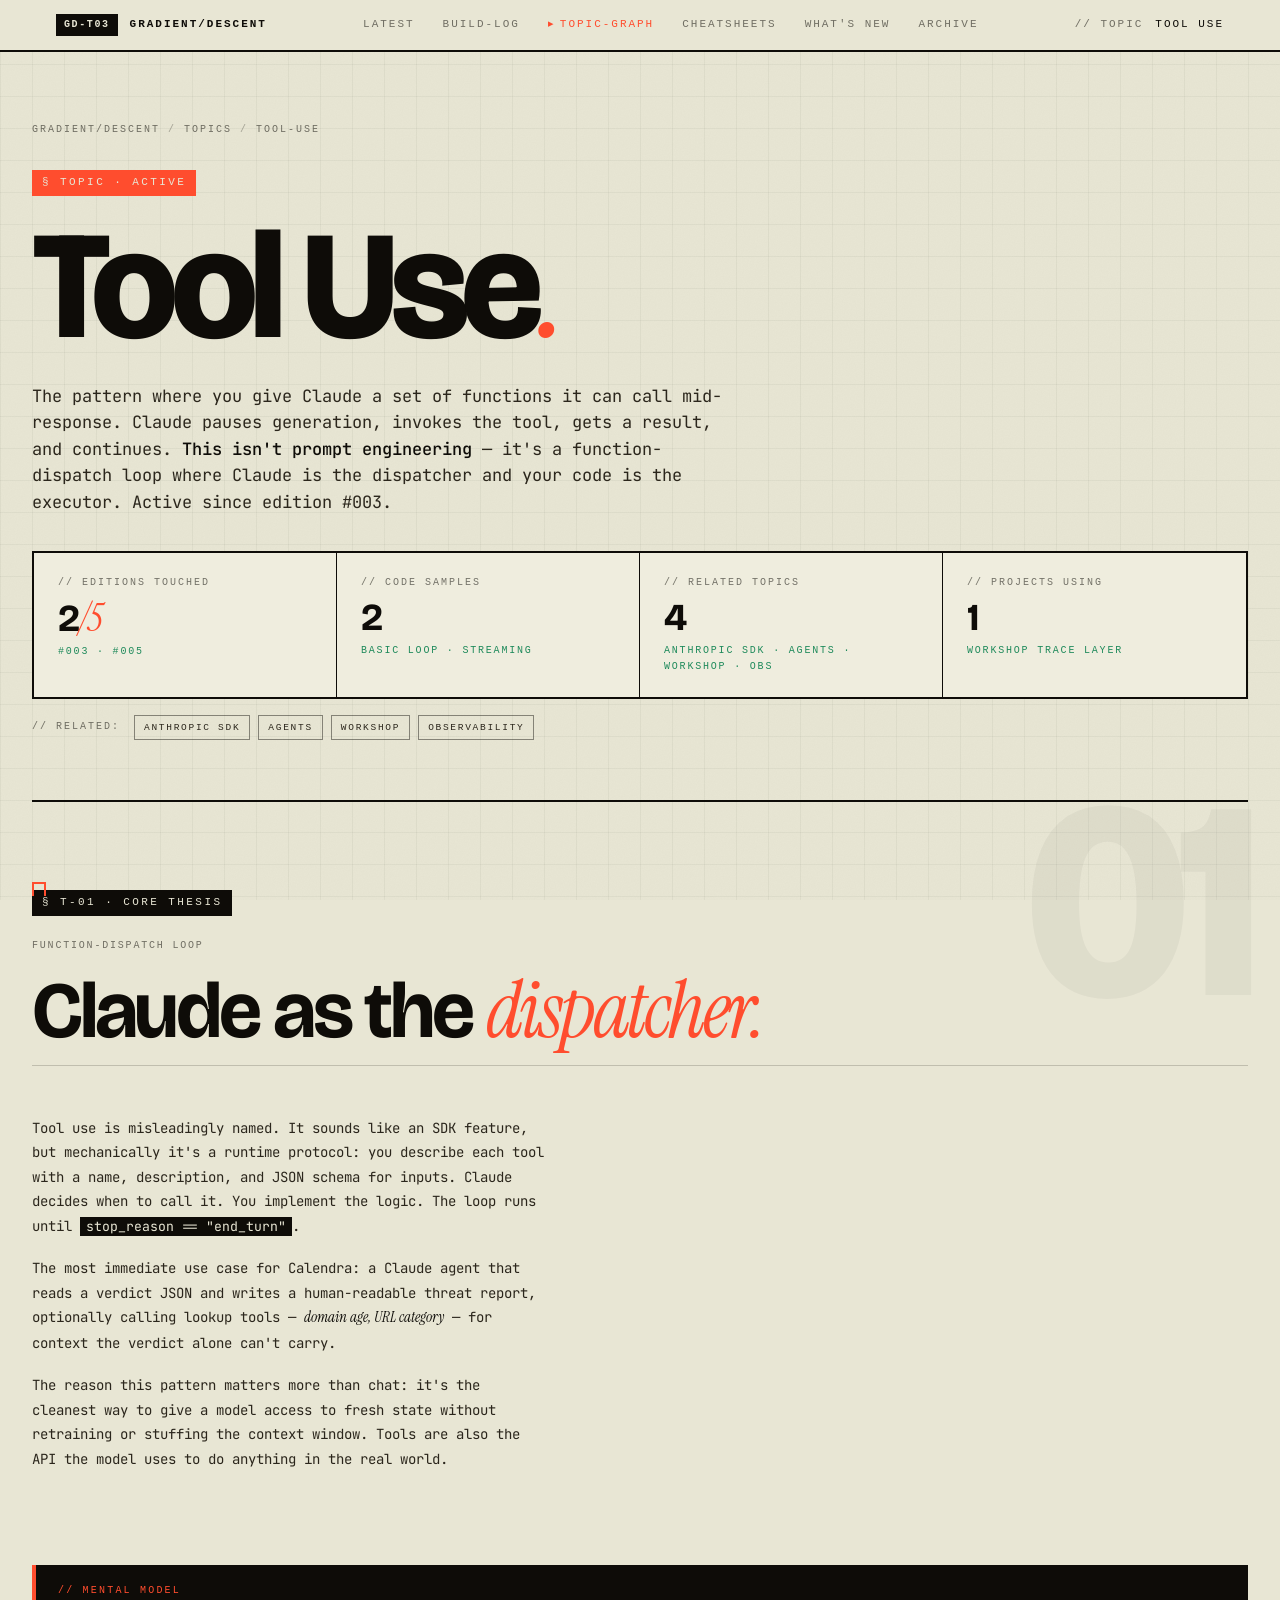
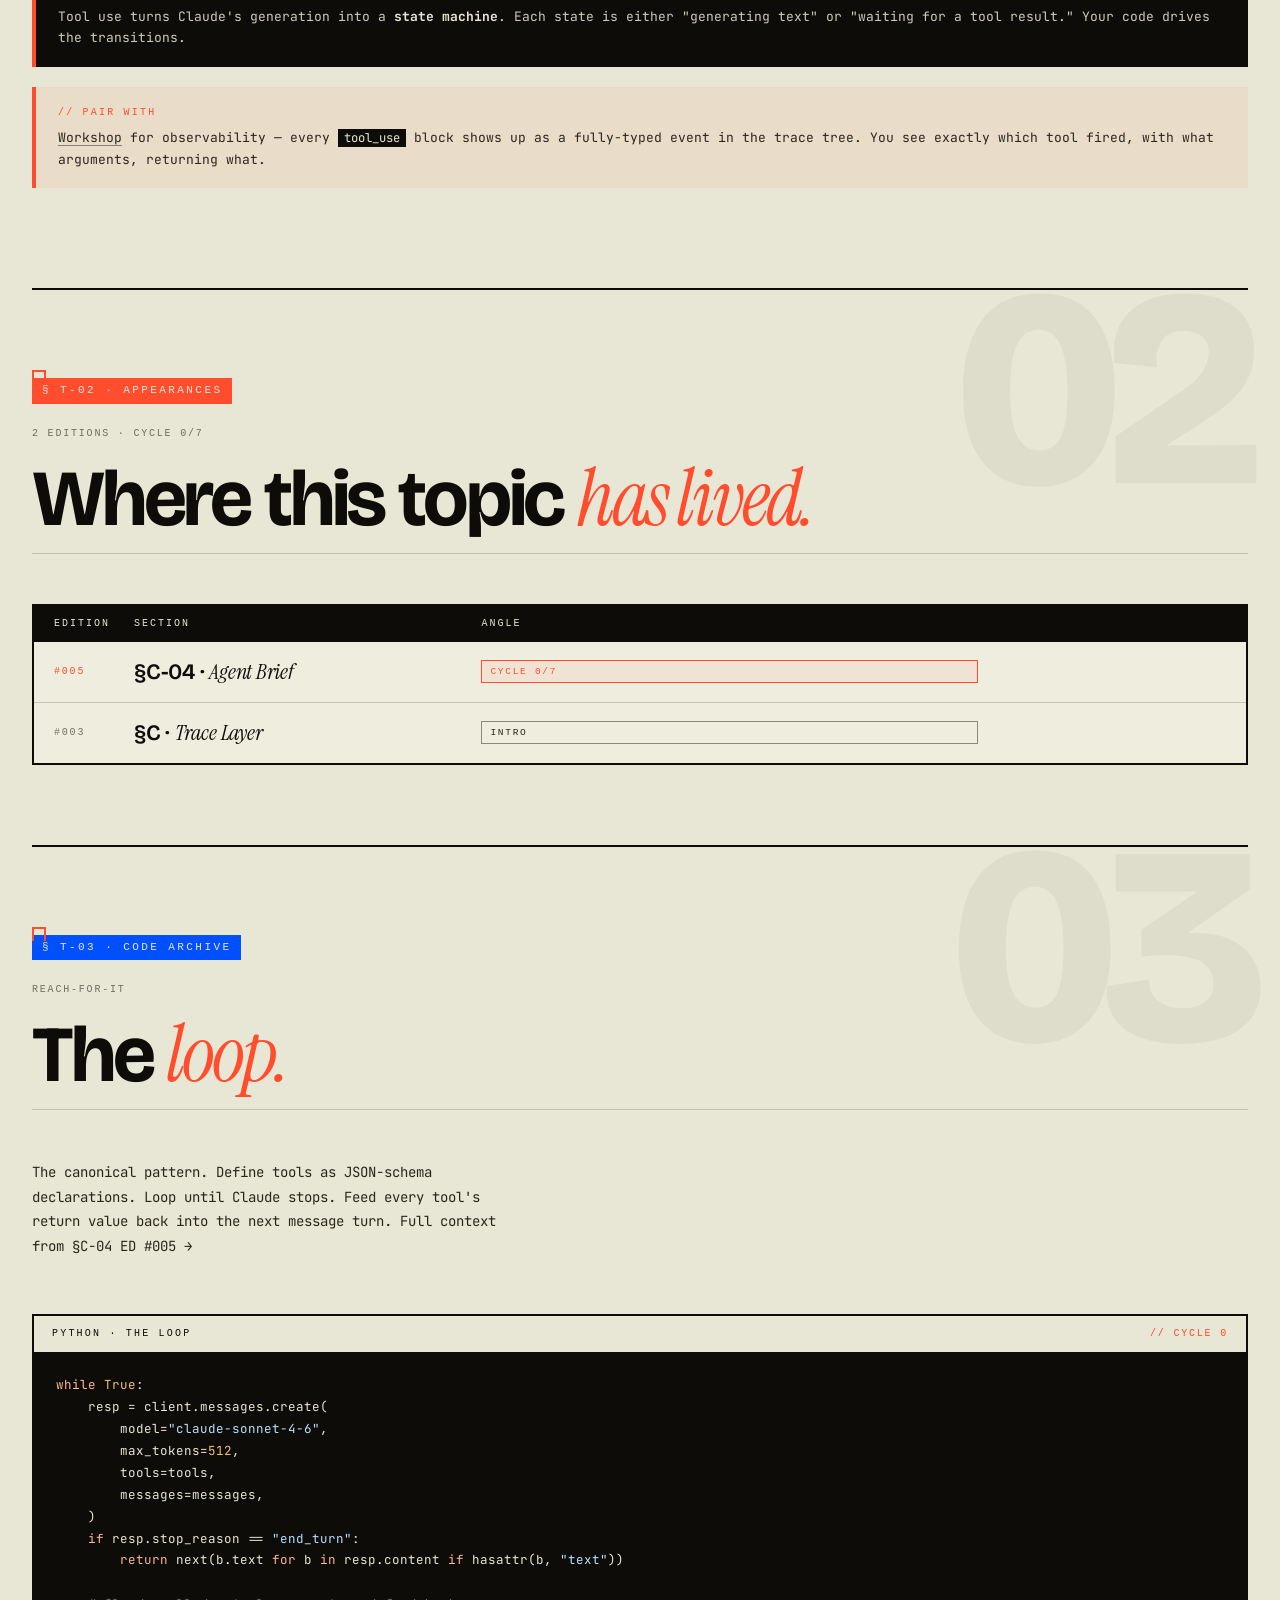
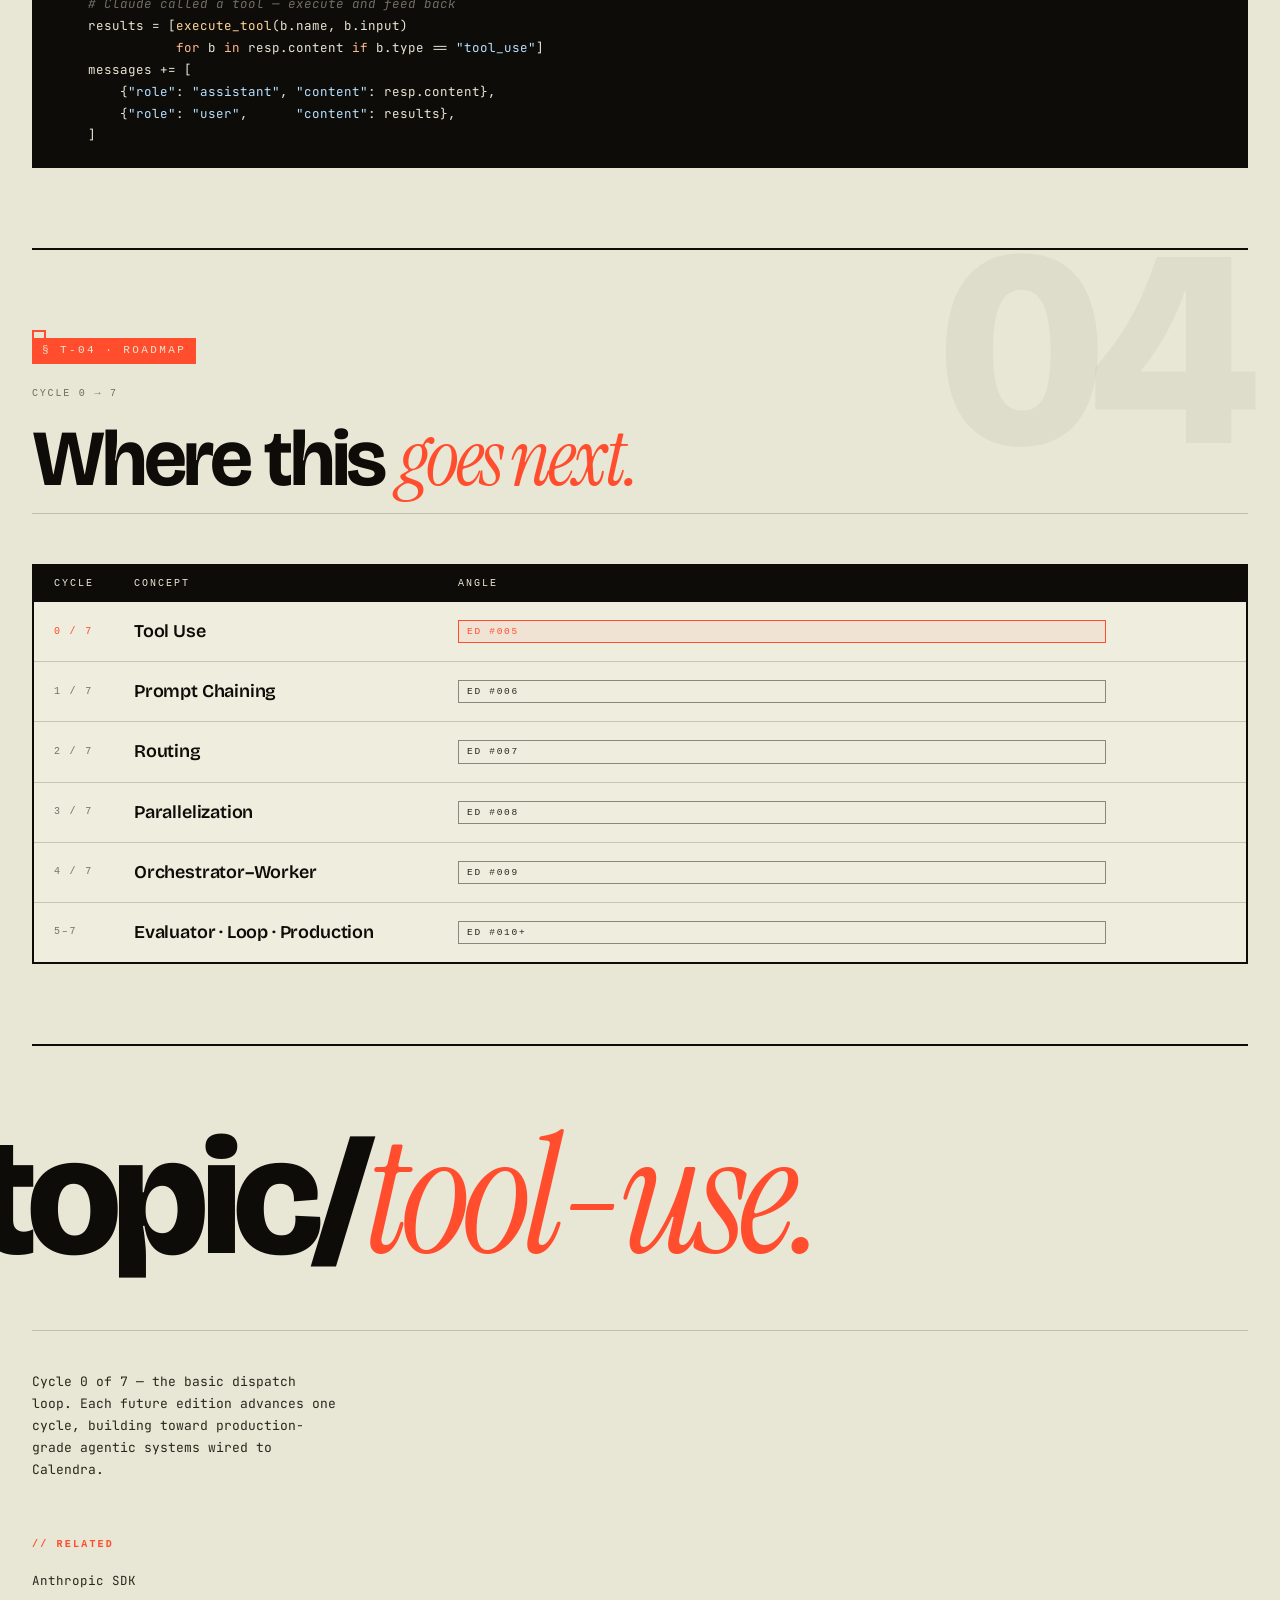
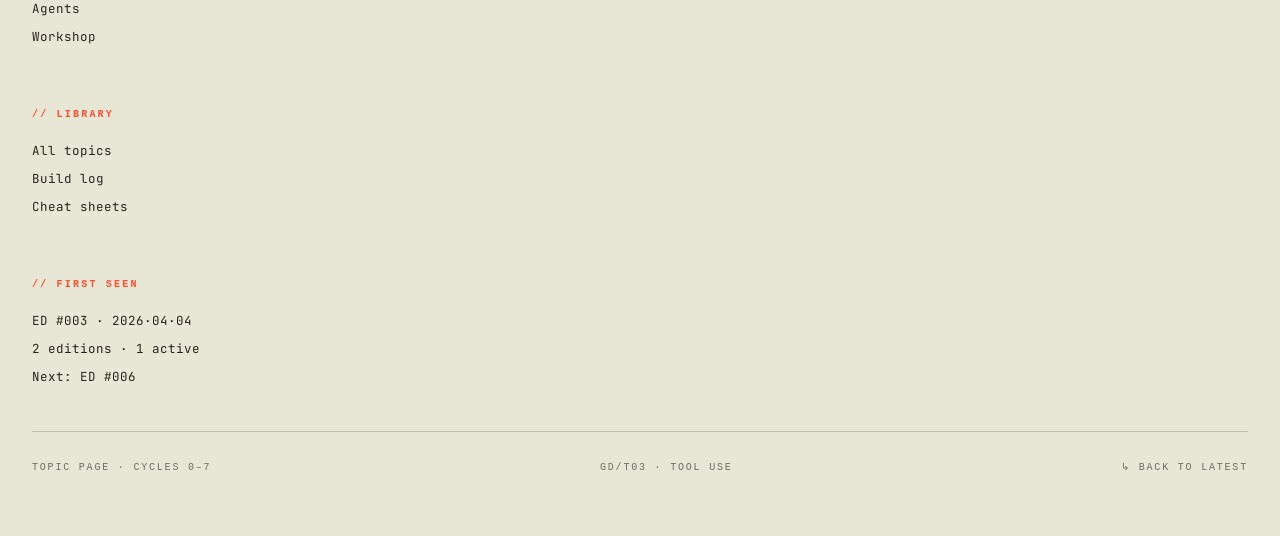
<file: topics/tool-use.html>
<!DOCTYPE html>
<html lang="en">
<head>
  <meta charset="UTF-8">
  <meta name="viewport" content="width=device-width, initial-scale=1.0">
  <title>Tool Use — Topic // Gradient Descent</title>
  <link rel="preconnect" href="https://fonts.googleapis.com">
  <link rel="preconnect" href="https://fonts.gstatic.com" crossorigin>
  <link href="https://fonts.googleapis.com/css2?family=Bricolage+Grotesque:opsz,wght@12..96,400..800&family=JetBrains+Mono:wght@400;500;700&family=Departure+Mono&family=Instrument+Serif:ital@0;1&display=swap" rel="stylesheet">
  <link rel="stylesheet" href="../system.css">
  <style>
    .topic-hero {
      padding: 70px 0 60px;
      border-bottom: 2px solid var(--ink);
    }
    .topic-hero .crumbs { margin-bottom: 32px; }
    .topic-hero .id {
      display: inline-block;
      font-family: var(--depmono);
      font-size: 11px;
      letter-spacing: 0.22em;
      text-transform: uppercase;
      padding: 4px 10px;
      background: var(--hot);
      color: var(--paper);
      margin-bottom: 24px;
    }
    .topic-hero h1 {
      font-family: var(--display);
      font-weight: 800;
      font-size: clamp(80px, 12vw, 200px);
      line-height: 0.85;
      letter-spacing: -0.05em;
      margin-bottom: 32px;
    }
    .topic-hero h1 em {
      font-family: var(--serif);
      font-style: italic;
      font-weight: 300;
      color: var(--hot);
    }
    .topic-hero .deck {
      font-family: var(--mono);
      font-size: 17px;
      line-height: 1.55;
      color: var(--ink-2);
      max-width: 70ch;
      margin-bottom: 36px;
    }
    .topic-hero .deck strong { color: var(--ink); font-weight: 500; }
    .topic-hero .deck em { font-family: var(--serif); font-style: italic; color: var(--ink); }
    .related-row { display: flex; gap: 8px; flex-wrap: wrap; align-items: center; margin-top: 16px; }
    .related-row .label { font-family: var(--depmono); font-size: 10px; letter-spacing: 0.2em; color: var(--dim); text-transform: uppercase; margin-right: 6px; }
  
    @media (max-width: 720px) {
      .topic-hero { padding: 36px 0 40px; }
      .topic-hero h1 { font-size: clamp(56px, 17vw, 92px); margin-bottom: 22px; line-height: 0.88; }
      .topic-hero .id { font-size: 10px; padding: 3px 8px; margin-bottom: 18px; }
      .topic-hero .deck { font-size: 14px; line-height: 1.55; margin-bottom: 26px; }
    }
  </style>
</head>
<body>

  <nav class="top">
    <div class="nav-inner">
      <div class="nav-brand">
        <span class="hash">GD-T03</span>
        <a href="../index.html">GRADIENT/DESCENT</a>
      </div>
      <div class="nav-links">
        <a href="../index.html#latest">latest</a>
        <a href="../projects/index.html">build-log</a>
        <a href="index.html" class="active">topic-graph</a>
        <a href="../cheatsheets/index.html">cheatsheets</a>
        <a href="../whats-new.html">what's new</a>
        <a href="../index.html#archive">archive</a>
      </div>
      <div class="nav-meta">
        <span>// TOPIC</span>
        <span style="color: var(--ink);">Tool Use</span>
      </div>
    </div>
  </nav>

  <main class="canvas">

    <section class="topic-hero">
      <div class="crumbs">
        <a href="../index.html">gradient/descent</a>
        <span class="sep">/</span>
        <a href="index.html">topics</a>
        <span class="sep">/</span>
        <span>tool-use</span>
      </div>

      <span class="id">§ TOPIC · ACTIVE</span>

      <h1>Tool Use<em>.</em></h1>

      <p class="deck">The pattern where you give Claude a set of functions it can call mid-response. Claude pauses generation, invokes the tool, gets a result, and continues. <strong>This isn't prompt engineering</strong> — it's a function-dispatch loop where Claude is the dispatcher and your code is the executor. Active since edition #003.</p>

      <div class="kpi-row">
        <div class="kpi"><div class="lbl">// EDITIONS TOUCHED</div><div class="v">2<em>/5</em></div><div class="delta">#003 · #005</div></div>
        <div class="kpi"><div class="lbl">// CODE SAMPLES</div><div class="v">2</div><div class="delta">basic loop · streaming</div></div>
        <div class="kpi"><div class="lbl">// RELATED TOPICS</div><div class="v">4</div><div class="delta">Anthropic SDK · Agents · Workshop · Obs</div></div>
        <div class="kpi"><div class="lbl">// PROJECTS USING</div><div class="v">1</div><div class="delta">Workshop trace layer</div></div>
      </div>

      <div class="related-row">
        <span class="label">// RELATED:</span>
        <a class="topic-chip" href="index.html">Anthropic SDK</a>
        <a class="topic-chip" href="index.html">Agents</a>
        <a class="topic-chip" href="index.html">Workshop</a>
        <a class="topic-chip" href="index.html">Observability</a>
      </div>
    </section>

    <section class="secblock body">
      <span class="cmark"></span><span class="cmark tr"></span>
      <div class="secblock-num-display">01</div>

      <div class="secblock-head">
        <div class="secblock-meta">
          <span class="id ink">§ T-01 · CORE THESIS</span>
          <div class="ref">FUNCTION-DISPATCH LOOP</div>
        </div>
        <h2>Claude as the <em>dispatcher.</em></h2>
      </div>

      <div class="twocol">
        <div>
          <p>Tool use is misleadingly named. It sounds like an SDK feature, but mechanically it's a runtime protocol: you describe each tool with a name, description, and JSON schema for inputs. Claude decides when to call it. You implement the logic. The loop runs until <code class="inline">stop_reason == "end_turn"</code>.</p>
          <p>The most immediate use case for Calendra: a Claude agent that reads a verdict JSON and writes a human-readable threat report, optionally calling lookup tools — <em>domain age, URL category</em> — for context the verdict alone can't carry.</p>
          <p>The reason this pattern matters more than chat: it's the cleanest way to give a model access to fresh state without retraining or stuffing the context window. Tools are also the API the model uses to do anything in the real world.</p>
        </div>

        <div>
          <div class="callout ink">
            <span class="lbl">// MENTAL MODEL</span>
            Tool use turns Claude's generation into a <strong>state machine</strong>. Each state is either "generating text" or "waiting for a tool result." Your code drives the transitions.
          </div>

          <div class="callout">
            <span class="lbl">// PAIR WITH</span>
            <a href="../index.html#agent">Workshop</a> for observability — every <code class="inline">tool_use</code> block shows up as a fully-typed event in the trace tree. You see exactly which tool fired, with what arguments, returning what.
          </div>
        </div>
      </div>
    </section>

    <section class="secblock">
      <span class="cmark"></span><span class="cmark tr"></span>
      <div class="secblock-num-display">02</div>

      <div class="secblock-head">
        <div class="secblock-meta">
          <span class="id">§ T-02 · APPEARANCES</span>
          <div class="ref">2 EDITIONS · CYCLE 0/7</div>
        </div>
        <h2>Where this topic <em>has lived.</em></h2>
      </div>

      <div class="buildlog">
        <div class="buildlog-head" style="grid-template-columns: 80px 1.4fr 2fr 1fr;">
          <span>edition</span><span>section</span><span>angle</span><span>cycle</span>
        </div>

        <a class="buildlog-row" href="../index.html#agent" style="grid-template-columns: 80px 1.4fr 2fr 1fr;">
          <span class="idx" style="color: var(--hot);">#005</span>
          <div class="name">§C-04 · <em>Agent Brief</em></div>
          <div class="next-line">Tool use as a function-dispatch loop. Threat-report agent reading Calendra verdict JSON, optional domain-age lookup.</div>
          <span class="dm-tag hot">CYCLE 0/7</span>
        </a>

        <a class="buildlog-row" href="../index.html#archive" style="grid-template-columns: 80px 1.4fr 2fr 1fr;">
          <span class="idx">#003</span>
          <div class="name">§C · <em>Trace Layer</em></div>
          <div class="next-line">First mention. Trace observability for agents in production — Workshop debug daemon, SQLite log.</div>
          <span class="dm-tag">INTRO</span>
        </a>
      </div>
    </section>

    <section class="secblock">
      <span class="cmark"></span><span class="cmark tr"></span>
      <div class="secblock-num-display">03</div>

      <div class="secblock-head">
        <div class="secblock-meta">
          <span class="id blue">§ T-03 · CODE ARCHIVE</span>
          <div class="ref">REACH-FOR-IT</div>
        </div>
        <h2>The <em>loop.</em></h2>
      </div>

      <div class="twocol">
        <div>
          <p style="font-family:var(--mono); font-size:14px; line-height:1.75; color:var(--ink-2); max-width:60ch;">The canonical pattern. Define tools as JSON-schema declarations. Loop until Claude stops. Feed every tool's return value back into the next message turn. <a href="../index.html#agent">Full context from §C-04 ED #005 →</a></p>
        </div>

        <div class="code">
          <div class="code-head">
            <span class="lang">python · the loop</span>
            <span class="id">// CYCLE 0</span>
          </div>
<pre><span class="k">while</span> <span class="n">True</span>:
    resp = client.messages.create(
        model=<span class="s">"claude-sonnet-4-6"</span>,
        max_tokens=<span class="n">512</span>,
        tools=tools,
        messages=messages,
    )
    <span class="k">if</span> resp.stop_reason == <span class="s">"end_turn"</span>:
        <span class="k">return</span> next(b.text <span class="k">for</span> b <span class="k">in</span> resp.content <span class="k">if</span> hasattr(b, <span class="s">"text"</span>))

    <span class="c"># Claude called a tool — execute and feed back</span>
    results = [<span class="f">execute_tool</span>(b.name, b.input)
               <span class="k">for</span> b <span class="k">in</span> resp.content <span class="k">if</span> b.type == <span class="s">"tool_use"</span>]
    messages += [
        {<span class="s">"role"</span>: <span class="s">"assistant"</span>, <span class="s">"content"</span>: resp.content},
        {<span class="s">"role"</span>: <span class="s">"user"</span>,      <span class="s">"content"</span>: results},
    ]</pre>
        </div>
      </div>
    </section>

    <section class="secblock">
      <span class="cmark"></span><span class="cmark tr"></span>
      <div class="secblock-num-display">04</div>

      <div class="secblock-head">
        <div class="secblock-meta">
          <span class="id">§ T-04 · ROADMAP</span>
          <div class="ref">CYCLE 0 → 7</div>
        </div>
        <h2>Where this <em>goes next.</em></h2>
      </div>

      <div class="buildlog">
        <div class="buildlog-head" style="grid-template-columns: 80px 1fr 2fr 120px;">
          <span>cycle</span><span>concept</span><span>angle</span><span>ed</span>
        </div>
        <div class="buildlog-row" style="grid-template-columns: 80px 1fr 2fr 120px;">
          <span class="idx" style="color: var(--hot);">0 / 7</span>
          <div class="name" style="font-size: 18px;">Tool Use</div>
          <div class="next-line">Basic dispatch loop. <b>Threat-report agent</b> calling domain-age lookup.</div>
          <span class="dm-tag hot">ED #005</span>
        </div>
        <div class="buildlog-row" style="grid-template-columns: 80px 1fr 2fr 120px;">
          <span class="idx">1 / 7</span>
          <div class="name" style="font-size: 18px;">Prompt Chaining</div>
          <div class="next-line">When one call isn't enough. Claude's output becomes the input for the next step.</div>
          <span class="dm-tag">ED #006</span>
        </div>
        <div class="buildlog-row" style="grid-template-columns: 80px 1fr 2fr 120px;">
          <span class="idx">2 / 7</span>
          <div class="name" style="font-size: 18px;">Routing</div>
          <div class="next-line">First step classifies the request, sends it to a specialized downstream agent.</div>
          <span class="dm-tag">ED #007</span>
        </div>
        <div class="buildlog-row" style="grid-template-columns: 80px 1fr 2fr 120px;">
          <span class="idx">3 / 7</span>
          <div class="name" style="font-size: 18px;">Parallelization</div>
          <div class="next-line">Fan out N independent tool calls, gather, reduce.</div>
          <span class="dm-tag">ED #008</span>
        </div>
        <div class="buildlog-row" style="grid-template-columns: 80px 1fr 2fr 120px;">
          <span class="idx">4 / 7</span>
          <div class="name" style="font-size: 18px;">Orchestrator–Worker</div>
          <div class="next-line">A planner agent decomposing tasks, dispatching to worker agents, integrating results.</div>
          <span class="dm-tag">ED #009</span>
        </div>
        <div class="buildlog-row" style="grid-template-columns: 80px 1fr 2fr 120px;">
          <span class="idx">5–7</span>
          <div class="name" style="font-size: 18px;">Evaluator · Loop · Production</div>
          <div class="next-line">Eval harness · agentic loop with memory · deployment patterns.</div>
          <span class="dm-tag">ED #010+</span>
        </div>
      </div>
    </section>

    <footer class="foot">
      <div class="foot-marquee">topic/<em>tool-use.</em></div>
      <div class="foot-grid">
        <div class="foot-brand"><p>Cycle 0 of 7 — the basic dispatch loop. Each future edition advances one cycle, building toward production-grade agentic systems wired to Calendra.</p></div>
        <div class="foot-col"><h4>// Related</h4><ul><li><a href="index.html">Anthropic SDK</a></li><li><a href="index.html">Agents</a></li><li><a href="index.html">Workshop</a></li></ul></div>
        <div class="foot-col"><h4>// Library</h4><ul><li><a href="index.html">All topics</a></li><li><a href="../projects/index.html">Build log</a></li><li><a href="../cheatsheets/index.html">Cheat sheets</a></li></ul></div>
        <div class="foot-col"><h4>// First seen</h4><ul><li>ED #003 · 2026·04·04</li><li>2 editions · 1 active</li><li>Next: ED #006</li></ul></div>
      </div>
      <div class="foot-bottom"><span>TOPIC PAGE · CYCLES 0–7</span><span>GD/T03 · TOOL USE</span><a href="../index.html">↳ BACK TO LATEST</a></div>
    </footer>

  </main>
</body>
</html>
</file>
<file: system.css>
/* ────────────────────────────────────────────────────────────────────
   GRADIENT DESCENT — GRID SYSTEM
   Shared visual system for the weekly ML newsletter + adjacent pages.
   Every edition, topic page, project page, and cheatsheet links to this.
   ──────────────────────────────────────────────────────────────────── */

:root {
  --paper:        #e8e6d4;
  --paper-2:      #dedbc6;
  --paper-3:      #efedde;
  --ink:          #0e0c08;
  --ink-2:        #2b261c;
  --dim:          rgba(14,12,8,0.55);
  --dimmer:       rgba(14,12,8,0.30);
  --line:         rgba(14,12,8,0.18);
  --line-strong:  rgba(14,12,8,0.45);
  --hot:          #ff4d2e;
  --hot-deep:     #d63a1e;
  --blue:         #0050ff;
  --green:        #1f8a5b;
  --violet:       #6b4cd6;

  --display: 'Bricolage Grotesque', system-ui, sans-serif;
  --mono:    'JetBrains Mono', ui-monospace, monospace;
  --depmono: 'Departure Mono', ui-monospace, monospace;
  --serif:   'Instrument Serif', Georgia, serif;
}

* { margin: 0; padding: 0; box-sizing: border-box; }
html { scroll-behavior: smooth; }
body {
  background: var(--paper);
  color: var(--ink);
  font-family: var(--mono);
  font-size: 13px;
  line-height: 1.6;
  overflow-x: hidden;
  position: relative;
}
a { color: inherit; text-decoration: none; }
img { max-width: 100%; display: block; }

/* ── blueprint grid + paper noise (global) */
body::before {
  content: "";
  position: fixed;
  inset: 0;
  pointer-events: none;
  z-index: 0;
  background-image:
    linear-gradient(rgba(14,12,8,0.04) 1px, transparent 1px),
    linear-gradient(90deg, rgba(14,12,8,0.04) 1px, transparent 1px);
  background-size: 32px 32px;
}
body::after {
  content: "";
  position: fixed;
  inset: 0;
  pointer-events: none;
  z-index: 0;
  opacity: 0.35;
  mix-blend-mode: multiply;
  background-image: url("data:image/svg+xml,%3Csvg xmlns='http://www.w3.org/2000/svg' width='300' height='300'%3E%3Cfilter id='n'%3E%3CfeTurbulence type='fractalNoise' baseFrequency='0.85' numOctaves='2'/%3E%3CfeColorMatrix values='0 0 0 0 0.06 0 0 0 0 0.05 0 0 0 0 0.04 0 0 0 0.05 0'/%3E%3C/filter%3E%3Crect width='100%25' height='100%25' filter='url(%23n)'/%3E%3C/svg%3E");
}

main, header, nav, footer, section { position: relative; z-index: 1; }

/* ── outer canvas */
.canvas {
  max-width: 1680px;
  margin: 0 auto;
  padding: 0 56px;
  position: relative;
}

/* ── corner registration marks */
.cmark {
  position: absolute;
  width: 14px; height: 14px;
  pointer-events: none;
}
.cmark::before, .cmark::after {
  content: "";
  position: absolute;
  background: var(--hot);
}
.cmark::before { left: 0; top: 0; width: 100%; height: 2px; }
.cmark::after  { left: 0; top: 0; width: 2px; height: 100%; }
.cmark.tr::before { right: 0; left: auto; }
.cmark.tr::after  { right: 0; left: auto; }
.cmark.bl::before { bottom: 0; top: auto; }
.cmark.bl::after  { bottom: 0; top: auto; }
.cmark.br::before { right: 0; bottom: 0; top: auto; left: auto; }
.cmark.br::after  { right: 0; bottom: 0; top: auto; left: auto; }

/* ════════════════════ NAV ════════════════════ */
nav.top {
  border-bottom: 2px solid var(--ink);
  background: var(--paper);
  position: sticky;
  top: 0;
  z-index: 60;
}
.nav-inner {
  max-width: 1680px;
  margin: 0 auto;
  padding: 14px 56px;
  display: grid;
  grid-template-columns: auto 1fr auto;
  align-items: center;
  gap: 32px;
  font-family: var(--depmono);
  font-size: 11px;
  letter-spacing: 0.18em;
  text-transform: uppercase;
}
.nav-brand {
  display: flex; align-items: center; gap: 12px;
  font-weight: 700;
}
.nav-brand .hash {
  display: inline-block;
  padding: 3px 8px;
  background: var(--ink);
  color: var(--paper);
  font-size: 10px;
  letter-spacing: 0.16em;
}
.nav-brand a:hover { color: var(--hot); }
.nav-links {
  display: flex; justify-content: center; gap: 28px;
  color: var(--dim);
}
.nav-links a { transition: color 0.2s; position: relative; }
.nav-links a:hover, .nav-links a.active { color: var(--hot); }
.nav-links a.active::before {
  content: "▸"; margin-right: 4px; color: var(--hot);
}
.nav-meta {
  text-align: right;
  color: var(--dim);
  display: flex; align-items: center; gap: 12px;
  justify-content: flex-end;
}
.nav-meta .live {
  color: var(--hot);
  display: inline-flex; align-items: center; gap: 6px;
}
.nav-meta .live::before {
  content: "";
  width: 8px; height: 8px;
  background: var(--hot);
  animation: bpulse 1.4s linear infinite;
}
@keyframes bpulse { 0%,100% { opacity: 1; } 50% { opacity: 0.3; } }

/* ════════════════════ PAGE HEAD ════════════════════ */
.page-head {
  padding: 60px 0 0;
  border-bottom: 2px solid var(--ink);
}
.crumbs {
  display: flex; gap: 8px; align-items: center;
  font-family: var(--depmono);
  font-size: 10px;
  letter-spacing: 0.2em;
  text-transform: uppercase;
  color: var(--dim);
  margin-bottom: 28px;
}
.crumbs a:hover { color: var(--hot); }
.crumbs .sep { color: var(--dimmer); }

/* ════════════════════ META STRIP ════════════════════ */
.meta-row {
  display: grid;
  grid-template-columns: repeat(5, 1fr);
  gap: 24px;
  padding: 14px 56px;
  font-family: var(--depmono);
  font-size: 10.5px;
  letter-spacing: 0.18em;
  text-transform: uppercase;
  color: var(--dim);
  border-bottom: 1px solid var(--line);
  margin: 0 -56px;
}
.meta-row .cell strong {
  display: block;
  color: var(--ink);
  font-family: var(--mono);
  font-weight: 500;
  font-size: 13px;
  letter-spacing: 0.06em;
  margin-bottom: 4px;
  text-transform: none;
}
.meta-row .cell.hot strong { color: var(--hot); }
.meta-row .cell.blue strong { color: var(--blue); }

/* ════════════════════ PANEL ════════════════════ */
.panel {
  position: relative;
  padding: 60px 0;
  border-bottom: 2px solid var(--ink);
}
.panel-head {
  display: grid;
  grid-template-columns: auto 1fr auto auto;
  gap: 28px;
  align-items: end;
  margin-bottom: 32px;
}
.panel-head .id {
  font-family: var(--depmono);
  font-size: 11px;
  letter-spacing: 0.22em;
  text-transform: uppercase;
  color: var(--hot);
  padding: 4px 10px;
  border: 1px solid var(--hot);
}
.panel-head h2 {
  font-family: var(--display);
  font-weight: 700;
  font-size: 64px;
  letter-spacing: -0.035em;
  line-height: 0.95;
  text-wrap: balance;
}
.panel-head h2 em {
  font-family: var(--serif);
  font-style: italic;
  font-weight: 300;
  color: var(--hot);
}
.panel-head .ts,
.panel-head .ref {
  font-family: var(--depmono);
  font-size: 10px;
  letter-spacing: 0.2em;
  text-transform: uppercase;
  padding-bottom: 8px;
}
.panel-head .ts  { color: var(--dim); }
.panel-head .ref { color: var(--ink); }

/* ════════════════════ SECTION BLOCK ════════════════════ */
.secblock {
  position: relative;
  padding: 80px 0;
  border-bottom: 2px solid var(--ink);
}
.secblock:last-of-type { border-bottom: 0; }
.secblock-head {
  display: grid;
  grid-template-columns: 280px 1fr;
  gap: 56px;
  margin-bottom: 50px;
  padding-bottom: 18px;
  border-bottom: 1px solid var(--line);
  align-items: end;
}
.secblock-meta { padding-top: 8px; }
.secblock-meta .id {
  display: inline-block;
  font-family: var(--depmono);
  font-size: 11px;
  letter-spacing: 0.22em;
  text-transform: uppercase;
  padding: 4px 10px;
  background: var(--hot);
  color: var(--paper);
  margin-bottom: 14px;
}
.secblock-meta .id.blue { background: var(--blue); }
.secblock-meta .id.ink  { background: var(--ink); }
.secblock-meta .ref {
  font-family: var(--depmono);
  font-size: 10px;
  letter-spacing: 0.18em;
  text-transform: uppercase;
  color: var(--dim);
  margin-top: 8px;
}
.secblock h2 {
  font-family: var(--display);
  font-weight: 700;
  font-size: clamp(48px, 6.2vw, 96px);
  letter-spacing: -0.04em;
  line-height: 0.92;
  text-wrap: balance;
}
.secblock h2 em {
  font-family: var(--serif);
  font-style: italic;
  font-weight: 300;
  color: var(--hot);
}
.secblock-num-display {
  position: absolute;
  top: -40px; right: 0;
  font-family: var(--display);
  font-weight: 800;
  font-size: clamp(160px, 22vw, 360px);
  line-height: 1;
  letter-spacing: -0.05em;
  color: rgba(14,12,8,0.04);
  pointer-events: none;
  user-select: none;
  z-index: 0;
}

.secblock-topics {
  display: flex; gap: 8px; flex-wrap: wrap;
  margin-top: 16px;
}
.topic-chip {
  font-family: var(--depmono);
  font-size: 9.5px;
  letter-spacing: 0.18em;
  text-transform: uppercase;
  padding: 4px 9px;
  border: 1px solid var(--line-strong);
  color: var(--ink-2);
  cursor: pointer;
  transition: color 0.2s, border-color 0.2s, background 0.2s;
}
.topic-chip:hover, .topic-chip.on {
  color: var(--hot); border-color: var(--hot);
  background: rgba(255,77,46,0.06);
}

/* ════════════════════ BODY TEXT ════════════════════ */
.body p, .prose p {
  font-family: var(--mono);
  font-size: 14px;
  line-height: 1.75;
  color: var(--ink-2);
  margin-bottom: 18px;
  max-width: 64ch;
}
.body p strong, .prose p strong { color: var(--ink); font-weight: 700; }
.body p em, .prose p em {
  font-family: var(--serif);
  font-style: italic;
  color: var(--ink);
  font-size: 1.05em;
}
.prose h3 {
  font-family: var(--display);
  font-weight: 700;
  font-size: 28px;
  letter-spacing: -0.02em;
  line-height: 1.05;
  margin: 36px 0 14px;
  text-wrap: balance;
}
.prose h3 em {
  font-family: var(--serif);
  font-style: italic;
  font-weight: 300;
  color: var(--hot);
}
.prose h4 {
  font-family: var(--depmono);
  font-size: 11px;
  letter-spacing: 0.22em;
  text-transform: uppercase;
  color: var(--hot);
  margin: 24px 0 10px;
}
.prose ul {
  list-style: none;
  padding-left: 0;
  max-width: 60ch;
  margin-bottom: 22px;
}
.prose li {
  font-family: var(--mono);
  font-size: 13.5px;
  line-height: 1.7;
  color: var(--ink-2);
  padding-left: 22px;
  position: relative;
  margin-bottom: 6px;
}
.prose li::before {
  content: "▸";
  position: absolute; left: 0;
  color: var(--hot);
  font-size: 12px;
}
.prose li strong { color: var(--ink); }
code.inline {
  font-family: var(--mono);
  font-size: 0.94em;
  padding: 1px 6px;
  background: var(--ink);
  color: var(--paper);
  border-radius: 0;
  white-space: nowrap;
}
.body a, .prose a {
  text-decoration: underline;
  text-decoration-color: var(--line-strong);
  text-underline-offset: 3px;
  transition: text-decoration-color 0.2s, color 0.2s;
}
.body a:hover, .prose a:hover { color: var(--hot); text-decoration-color: var(--hot); }

/* ════════════════════ TWO-COL ════════════════════ */
.twocol {
  display: grid;
  grid-template-columns: 5fr 7fr;
  gap: 56px;
  align-items: start;
}
.twocol.even { grid-template-columns: 1fr 1fr; }
.twocol.reverse { grid-template-columns: 7fr 5fr; }

/* ════════════════════ CODE BLOCK ════════════════════ */
.code {
  background: var(--ink);
  color: var(--paper);
  border: 2px solid var(--ink);
  position: relative;
}
.code-head {
  display: flex;
  justify-content: space-between;
  align-items: center;
  padding: 10px 18px;
  background: var(--paper);
  color: var(--ink);
  border-bottom: 2px solid var(--ink);
}
.code-head .lang {
  font-family: var(--depmono);
  font-size: 10px;
  letter-spacing: 0.22em;
  text-transform: uppercase;
}
.code-head .id {
  font-family: var(--depmono);
  font-size: 10px;
  letter-spacing: 0.18em;
  color: var(--hot);
  text-transform: uppercase;
}
.code pre {
  padding: 20px 22px;
  font-family: var(--mono);
  font-size: 12.5px;
  line-height: 1.75;
  color: var(--paper);
  overflow-x: auto;
}
.code pre .k { color: #ffb88f; }
.code pre .s { color: #b8e0ff; }
.code pre .c { color: rgba(232,230,212,0.45); font-style: italic; }
.code pre .n { color: #f2c462; }
.code pre .f { color: #ffd699; }

/* ════════════════════ BUILD LOG TABLE ════════════════════ */
.buildlog {
  border: 2px solid var(--ink);
  background: var(--paper-3);
  position: relative;
}
.buildlog-head {
  display: grid;
  grid-template-columns: 60px 2.2fr 1.4fr 100px 1fr 1.2fr 110px;
  padding: 10px 20px;
  background: var(--ink);
  color: var(--paper);
  font-family: var(--depmono);
  font-size: 10px;
  letter-spacing: 0.2em;
  text-transform: uppercase;
}
.buildlog-row {
  display: grid;
  grid-template-columns: 60px 2.2fr 1.4fr 100px 1fr 1.2fr 110px;
  padding: 18px 20px;
  border-bottom: 1px solid var(--line);
  align-items: center;
  transition: background 0.2s;
  cursor: pointer;
  color: inherit;
}
.buildlog-row:last-child { border-bottom: 0; }
.buildlog-row:hover { background: var(--paper-2); }
.buildlog-row .idx {
  font-family: var(--depmono);
  font-size: 10px;
  letter-spacing: 0.18em;
  color: var(--dim);
}
.buildlog-row .name {
  font-family: var(--display);
  font-weight: 600;
  font-size: 22px;
  letter-spacing: -0.01em;
  line-height: 1.05;
}
.buildlog-row .name em {
  font-family: var(--serif);
  font-style: italic;
  font-weight: 300;
}
.buildlog-row .next-line {
  font-family: var(--mono);
  font-size: 12px;
  color: var(--ink-2);
  line-height: 1.4;
}
.buildlog-row .next-line b { color: var(--hot); font-weight: 500; }
.buildlog-row .status {
  font-family: var(--depmono);
  font-size: 10px;
  letter-spacing: 0.18em;
  text-transform: uppercase;
  padding: 3px 8px;
  border: 1px solid currentColor;
  justify-self: start;
}
.buildlog-row .status.training   { color: var(--blue); }
.buildlog-row .status.experiment { color: var(--hot); }
.buildlog-row .status.evaluating { color: var(--ink); background: var(--paper); }
.buildlog-row .status.shipped    { color: var(--green); }
.buildlog-row .barwrap {
  display: flex; align-items: center; gap: 10px;
  font-family: var(--depmono);
  font-size: 10px;
  letter-spacing: 0.16em;
  color: var(--dim);
}
.buildlog-row .barwrap .bar {
  flex: 1;
  height: 4px;
  background: var(--line);
  position: relative;
}
.buildlog-row .barwrap .bar i {
  position: absolute;
  left: 0; top: 0; bottom: 0;
  background: var(--hot);
}
.buildlog-row .metrics {
  font-family: var(--mono);
  font-size: 12px;
  color: var(--ink);
}
.buildlog-row .metrics span { color: var(--dim); }
.buildlog-row .touch {
  font-family: var(--depmono);
  font-size: 10px;
  letter-spacing: 0.16em;
  color: var(--dim);
  text-transform: uppercase;
  text-align: right;
}

/* ════════════════════ TOPIC GRID ════════════════════ */
.topic-grid {
  display: grid;
  grid-template-columns: repeat(6, 1fr);
  gap: 16px;
}
.topic-cell {
  position: relative;
  padding: 24px 20px 20px;
  border: 1.5px solid var(--ink);
  background: var(--paper-3);
  cursor: pointer;
  transition: transform 0.3s cubic-bezier(.2,.7,.2,1), background 0.2s, box-shadow 0.2s;
  color: inherit;
  display: flex;
  flex-direction: column;
}
.topic-cell:hover {
  transform: translate(-2px, -2px);
  background: var(--paper);
  box-shadow: 4px 4px 0 var(--ink);
}
.topic-cell.current {
  background: var(--ink);
  color: var(--paper);
}
.topic-cell.current h3 { color: var(--hot); }
.topic-cell .num {
  font-family: var(--depmono);
  font-size: 10px;
  letter-spacing: 0.18em;
  text-transform: uppercase;
  color: var(--hot);
  margin-bottom: 8px;
}
.topic-cell h3 {
  font-family: var(--display);
  font-weight: 600;
  font-size: 26px;
  letter-spacing: -0.015em;
  line-height: 1;
  margin-bottom: 16px;
}
.topic-cell .meta {
  display: flex; justify-content: space-between;
  font-family: var(--depmono);
  font-size: 9.5px;
  letter-spacing: 0.16em;
  color: currentColor;
  opacity: 0.6;
  text-transform: uppercase;
  padding-top: 12px;
  border-top: 1px solid currentColor;
  margin-top: auto;
}
.topic-cell.current .meta { opacity: 0.7; }

/* ════════════════════ ARCHIVE STRIP ════════════════════ */
.arch-strip {
  display: grid;
  grid-template-columns: repeat(5, 1fr);
  gap: 0;
  border: 2px solid var(--ink);
}
.arch {
  padding: 24px 22px 20px;
  border-right: 1.5px solid var(--ink);
  background: var(--paper-3);
  cursor: pointer;
  transition: background 0.2s;
  color: inherit;
  display: block;
}
.arch:last-child { border-right: 0; }
.arch:hover { background: var(--paper); }
.arch.current { background: var(--ink); color: var(--paper); }
.arch .num {
  font-family: var(--display);
  font-weight: 800;
  font-size: 54px;
  letter-spacing: -0.04em;
  line-height: 0.9;
  color: var(--ink);
}
.arch.current .num { color: var(--hot); }
.arch .date {
  font-family: var(--depmono);
  font-size: 9.5px;
  letter-spacing: 0.18em;
  color: var(--dim);
  text-transform: uppercase;
  margin: 8px 0 6px;
}
.arch.current .date { color: rgba(232,230,212,0.55); }
.arch .title {
  font-family: var(--display);
  font-weight: 600;
  font-size: 18px;
  letter-spacing: -0.005em;
  line-height: 1.1;
  margin-bottom: 12px;
}
.arch.current .title em { font-family: var(--serif); font-style: italic; color: var(--hot); }
.arch .topics { display: flex; gap: 4px; flex-wrap: wrap; }
.arch .topics span {
  font-family: var(--depmono);
  font-size: 9px;
  letter-spacing: 0.14em;
  padding: 2px 6px;
  border: 1px solid currentColor;
  color: var(--dim);
  text-transform: uppercase;
}
.arch.current .topics span { color: rgba(232,230,212,0.7); }

/* ════════════════════ FOOTER ════════════════════ */
footer.foot {
  padding: 80px 0 60px;
  border-top: 2px solid var(--ink);
}
.foot-marquee {
  font-family: var(--display);
  font-weight: 800;
  font-size: clamp(80px, 13vw, 200px);
  letter-spacing: -0.045em;
  line-height: 0.85;
  margin: 0 -120px 60px -56px;
  color: var(--ink);
  white-space: nowrap;
}
.foot-marquee em {
  font-family: var(--serif);
  font-style: italic;
  font-weight: 300;
  color: var(--hot);
}
.foot-grid {
  display: grid;
  grid-template-columns: 2fr 1fr 1fr 1fr;
  gap: 56px;
  padding-top: 40px;
  border-top: 1px solid var(--line);
}
.foot-col h4 {
  font-family: var(--depmono);
  font-size: 10px;
  letter-spacing: 0.22em;
  text-transform: uppercase;
  color: var(--hot);
  margin-bottom: 14px;
}
.foot-col ul { list-style: none; }
.foot-col li {
  font-family: var(--mono);
  font-size: 12.5px;
  color: var(--ink-2);
  padding: 4px 0;
  cursor: pointer;
  transition: color 0.2s;
}
.foot-col li a:hover, .foot-col li:hover { color: var(--hot); }
.foot-brand p {
  font-family: var(--mono);
  font-size: 13px;
  line-height: 1.7;
  color: var(--ink-2);
  max-width: 38ch;
}
.foot-bottom {
  display: flex; justify-content: space-between;
  padding-top: 28px;
  margin-top: 40px;
  border-top: 1px solid var(--line);
  font-family: var(--depmono);
  font-size: 10px;
  letter-spacing: 0.18em;
  text-transform: uppercase;
  color: var(--dim);
}
.foot-bottom a:hover { color: var(--hot); }

/* ════════════════════ AGENT META STRIP ════════════════════ */
.agent-meta-strip {
  display: inline-flex;
  align-items: center;
  gap: 0;
  margin-bottom: 28px;
  border: 1px solid var(--ink);
}
.agent-meta-strip span {
  padding: 6px 12px;
  font-family: var(--depmono);
  font-size: 10px;
  letter-spacing: 0.22em;
  text-transform: uppercase;
  border-right: 1px solid var(--ink);
}
.agent-meta-strip span:last-child { border-right: 0; }
.agent-meta-strip span.hot { background: var(--hot); color: var(--paper); }
.agent-meta-strip span.ink { background: var(--ink); color: var(--paper); }
.agent-meta-strip span.blue { background: var(--blue); color: var(--paper); }

/* ════════════════════ CALLOUTS ════════════════════ */
.next-up {
  margin-top: 32px;
  border: 2px dashed var(--ink);
  padding: 20px 24px;
  font-family: var(--mono);
  font-size: 13px;
  color: var(--ink-2);
  line-height: 1.6;
}
.next-up .lbl {
  display: block;
  font-family: var(--depmono);
  font-size: 10px;
  letter-spacing: 0.22em;
  text-transform: uppercase;
  color: var(--hot);
  margin-bottom: 8px;
}

.callout {
  padding: 18px 22px;
  border-left: 4px solid var(--hot);
  background: rgba(255,77,46,0.06);
  font-family: var(--mono);
  font-size: 13px;
  line-height: 1.65;
  color: var(--ink-2);
  margin: 20px 0;
}
.callout strong { color: var(--ink); }
.callout .lbl {
  display: block;
  font-family: var(--depmono);
  font-size: 10px;
  letter-spacing: 0.22em;
  text-transform: uppercase;
  color: var(--hot);
  margin-bottom: 6px;
}
.callout.blue { border-left-color: var(--blue); background: rgba(0,80,255,0.05); }
.callout.blue .lbl { color: var(--blue); }
.callout.ink {
  background: var(--ink);
  color: rgba(232,230,212,0.88);
  border-left-color: var(--hot);
}
.callout.ink strong { color: var(--paper); }
.callout.ink .lbl { color: var(--hot); }
.callout.ink code.inline {
  background: var(--paper);
  color: var(--ink);
}

/* ════════════════════ TAG / PILL ════════════════════ */
.dm-tag {
  display: inline-block;
  font-family: var(--depmono);
  font-size: 9.5px;
  letter-spacing: 0.18em;
  text-transform: uppercase;
  padding: 3px 8px;
  border: 1px solid var(--line-strong);
  color: var(--ink-2);
}
.dm-tag.hot { color: var(--hot); border-color: var(--hot); background: rgba(255,77,46,0.06); }
.dm-tag.blue { color: var(--blue); border-color: var(--blue); background: rgba(0,80,255,0.04); }
.dm-tag.ink { background: var(--ink); color: var(--paper); border-color: var(--ink); }
.dm-tag.solid-hot { background: var(--hot); color: var(--paper); border-color: var(--hot); }

/* ════════════════════ KPI ROW ════════════════════ */
.kpi-row {
  display: grid;
  grid-template-columns: repeat(auto-fit, minmax(180px, 1fr));
  gap: 0;
  border: 2px solid var(--ink);
  background: var(--paper-3);
}
.kpi {
  padding: 22px 24px;
  border-right: 1.5px solid var(--ink);
}
.kpi:last-child { border-right: 0; }
.kpi .lbl {
  font-family: var(--depmono);
  font-size: 10px;
  letter-spacing: 0.2em;
  text-transform: uppercase;
  color: var(--dim);
  margin-bottom: 8px;
}
.kpi .v {
  font-family: var(--display);
  font-weight: 700;
  font-size: 38px;
  letter-spacing: -0.025em;
  line-height: 1;
  color: var(--ink);
}
.kpi .v em {
  font-family: var(--serif);
  font-style: italic;
  font-weight: 300;
  color: var(--hot);
}
.kpi .delta {
  font-family: var(--depmono);
  font-size: 10px;
  letter-spacing: 0.18em;
  text-transform: uppercase;
  color: var(--green);
  margin-top: 6px;
}
.kpi .delta.down { color: var(--hot); }
.kpi .delta.flat { color: var(--dim); }

/* ════════════════════ REVEAL ════════════════════ */
.reveal {
  opacity: 0;
  transform: translateY(20px);
  transition: opacity 0.7s ease, transform 0.7s cubic-bezier(.2,.7,.2,1);
}
.reveal.in { opacity: 1; transform: translateY(0); }

/* ════════════════════ RESPONSIVE ════════════════════ */
@media (max-width: 1280px) {
  .canvas { padding: 0 32px; }
  .topic-grid { grid-template-columns: repeat(3, 1fr); }
  .twocol, .twocol.even, .twocol.reverse { grid-template-columns: 1fr; }
  .secblock-head { grid-template-columns: 1fr; gap: 20px; }
  .buildlog-head, .buildlog-row { grid-template-columns: 60px 1fr 1fr; font-size: 10px; }
  .buildlog-row .status, .buildlog-row .next-line, .buildlog-row .barwrap, .buildlog-row .touch { display: none; }
  .buildlog-head > *:nth-child(n+4) { display: none; }
  .meta-row { grid-template-columns: repeat(2, 1fr); }
  .arch-strip { grid-template-columns: 1fr 1fr; }
  .foot-grid { grid-template-columns: 1fr; }
  .panel-head { grid-template-columns: 1fr; gap: 12px; }
  .panel-head h2 { font-size: 44px; }
}

/* ── MOBILE — phones, narrow tablets in portrait */
@media (max-width: 720px) {
  body { font-size: 12.5px; }
  body::before { background-size: 24px 24px; }
  .canvas { padding: 0 16px; }

  /* ── NAV: stack brand/meta and horizontally scroll the section links */
  nav.top { border-bottom-width: 1.5px; }
  .nav-inner {
    grid-template-columns: 1fr;
    gap: 10px;
    padding: 12px 16px;
  }
  .nav-brand { font-size: 10.5px; gap: 10px; }
  .nav-brand .hash { font-size: 9px; padding: 2px 7px; }
  .nav-links {
    justify-content: flex-start;
    gap: 20px;
    overflow-x: auto;
    -webkit-overflow-scrolling: touch;
    scrollbar-width: none;
    padding-bottom: 2px;
    font-size: 10px;
  }
  .nav-links::-webkit-scrollbar { display: none; }
  .nav-links a { white-space: nowrap; }
  .nav-meta {
    justify-content: flex-start;
    flex-wrap: wrap;
    text-align: left;
    gap: 10px;
    font-size: 9.5px;
  }

  /* ── PANELS / SECTIONS */
  .panel { padding: 40px 0; }
  .panel-head h2 { font-size: 32px; letter-spacing: -0.03em; }
  .panel-head .id { font-size: 10px; padding: 3px 8px; }
  .panel-head .ts, .panel-head .ref { font-size: 9.5px; padding-bottom: 0; }

  .secblock { padding: 50px 0; }
  .secblock-head { gap: 14px; margin-bottom: 32px; }
  .secblock h2 { font-size: 36px; letter-spacing: -0.03em; }
  .secblock-meta .id { font-size: 10px; padding: 3px 8px; }
  .secblock-num-display { font-size: 140px; top: -20px; opacity: 0.5; }

  /* ── META ROW */
  .meta-row {
    grid-template-columns: 1fr 1fr;
    gap: 10px 16px;
    padding: 12px 16px;
    margin: 0 -16px;
    font-size: 9px;
  }
  .meta-row .cell strong { font-size: 11px; }

  /* ── BUILDLOG → vertical card per row */
  .buildlog-head { display: none; }
  .buildlog-row {
    display: grid;
    grid-template-columns: 50px 1fr auto;
    grid-template-areas:
      "idx name name"
      "next next next"
      "status status touch";
    gap: 6px 10px;
    padding: 16px 18px;
    font-size: 11px;
  }
  .buildlog-row .idx { grid-area: idx; align-self: start; font-size: 9.5px; }
  .buildlog-row .name { grid-area: name; font-size: 18px; }
  .buildlog-row .next-line { grid-area: next; display: block !important; font-size: 11.5px; line-height: 1.5; }
  .buildlog-row .status { grid-area: status; display: inline-flex !important; align-self: start; justify-self: start; font-size: 9px; }
  .buildlog-row .barwrap, .buildlog-row .metrics { display: none; }
  .buildlog-row .touch { grid-area: touch; display: block !important; text-align: right; font-size: 9px; align-self: center; }

  /* ── TOPIC GRID */
  .topic-grid { grid-template-columns: 1fr 1fr; gap: 10px; }
  .topic-cell { padding: 18px 16px 16px; }
  .topic-cell h3 { font-size: 20px; margin-bottom: 12px; }
  .topic-cell .num { font-size: 9px; }
  .topic-cell .meta { font-size: 8.5px; padding-top: 10px; }

  /* ── KPI ROW: 2 cols on mobile, properly bordered */
  .kpi-row { grid-template-columns: 1fr 1fr; }
  .kpi { padding: 16px 16px; border-bottom: 1.5px solid var(--ink); }
  .kpi:nth-child(2n) { border-right: 0; }
  .kpi:nth-last-child(-n+2):not(:nth-child(2n-1):last-child) { border-bottom: 0; }
  .kpi:last-child:nth-child(odd) { grid-column: 1 / -1; border-bottom: 0; }
  .kpi .v { font-size: 30px; }
  .kpi .lbl { font-size: 9px; margin-bottom: 6px; }
  .kpi .delta { font-size: 9px; }

  /* ── ARCH STRIP: 1-col stacked */
  .arch-strip { grid-template-columns: 1fr; }
  .arch { border-right: 0; border-bottom: 1.5px solid var(--ink); padding: 18px 20px; }
  .arch:last-child { border-bottom: 0; }
  .arch .num { font-size: 42px; }
  .arch .title { font-size: 16px; margin-bottom: 10px; }

  /* ── TOPIC CHIPS */
  .topic-chip { font-size: 9px; padding: 3px 7px; letter-spacing: 0.14em; }
  .secblock-topics { gap: 6px; }

  /* ── CODE BLOCK — let it scroll, shrink a touch */
  .code pre { font-size: 11px; padding: 14px 16px; line-height: 1.65; }
  .code-head { padding: 8px 12px; }
  .code-head .lang, .code-head .id { font-size: 9px; letter-spacing: 0.16em; }

  /* ── AGENT META STRIP */
  .agent-meta-strip { flex-wrap: wrap; border: 0; }
  .agent-meta-strip span {
    border: 1px solid var(--ink);
    margin: 0 4px 4px 0;
    font-size: 9px;
    padding: 4px 8px;
  }

  /* ── CALLOUTS */
  .callout { padding: 14px 16px; font-size: 12px; }
  .callout .lbl { font-size: 9px; }
  .next-up { padding: 14px 16px; font-size: 12px; }

  /* ── BODY / PROSE */
  .body p, .prose p { font-size: 13px; line-height: 1.65; }
  .prose h3 { font-size: 22px; }
  .prose li { font-size: 12.5px; }
  code.inline { font-size: 0.9em; padding: 1px 4px; }

  /* ── DM-TAG */
  .dm-tag { font-size: 8.5px; padding: 3px 7px; letter-spacing: 0.14em; }

  /* ── FOOTER */
  footer.foot { padding: 50px 0 40px; }
  .foot-marquee {
    margin: 0 0 32px 0;
    font-size: clamp(48px, 18vw, 80px);
    line-height: 0.9;
    white-space: nowrap;
    overflow: hidden;
  }
  .foot-grid { gap: 28px; padding-top: 28px; }
  .foot-brand h3 { font-size: 48px; }
  .foot-col h4 { font-size: 9.5px; }
  .foot-col li, .foot-col li a { font-size: 12px; }
  .foot-brand p { font-size: 12.5px; }
  .foot-bottom {
    flex-direction: column;
    gap: 10px;
    font-size: 9px;
    padding-top: 20px;
    margin-top: 28px;
  }

  /* ── REVEAL — less travel on small screens */
  .reveal { transform: translateY(12px); }

  /* ── REGISTRATION MARKS — slightly inset so they do not clip */
  .cmark { width: 10px; height: 10px; }
  .secblock > .cmark.tl, .secblock > .cmark { top: 8px; left: -6px; }
  .secblock > .cmark.tr { top: 8px; right: -6px; }
  .secblock > .cmark.bl { bottom: 8px; left: -6px; }
  .secblock > .cmark.br { bottom: 8px; right: -6px; }
}
</file>
